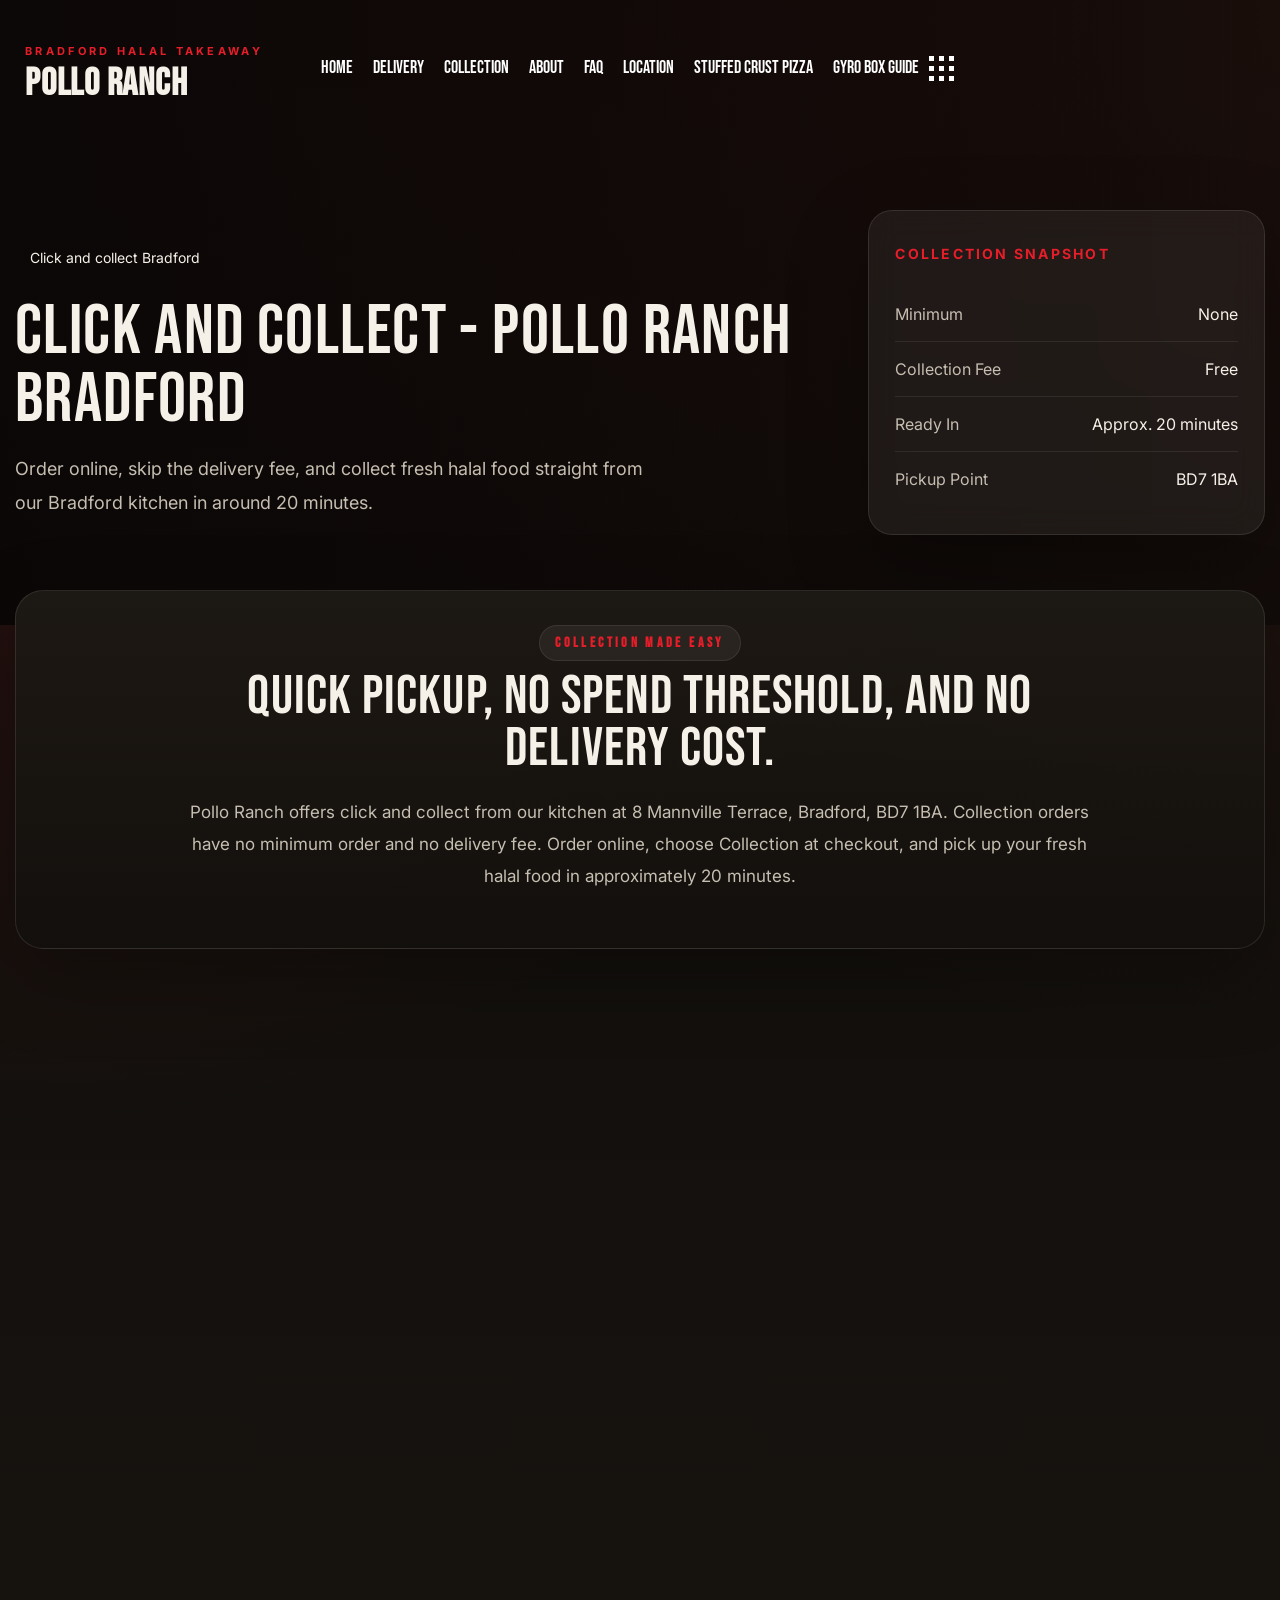
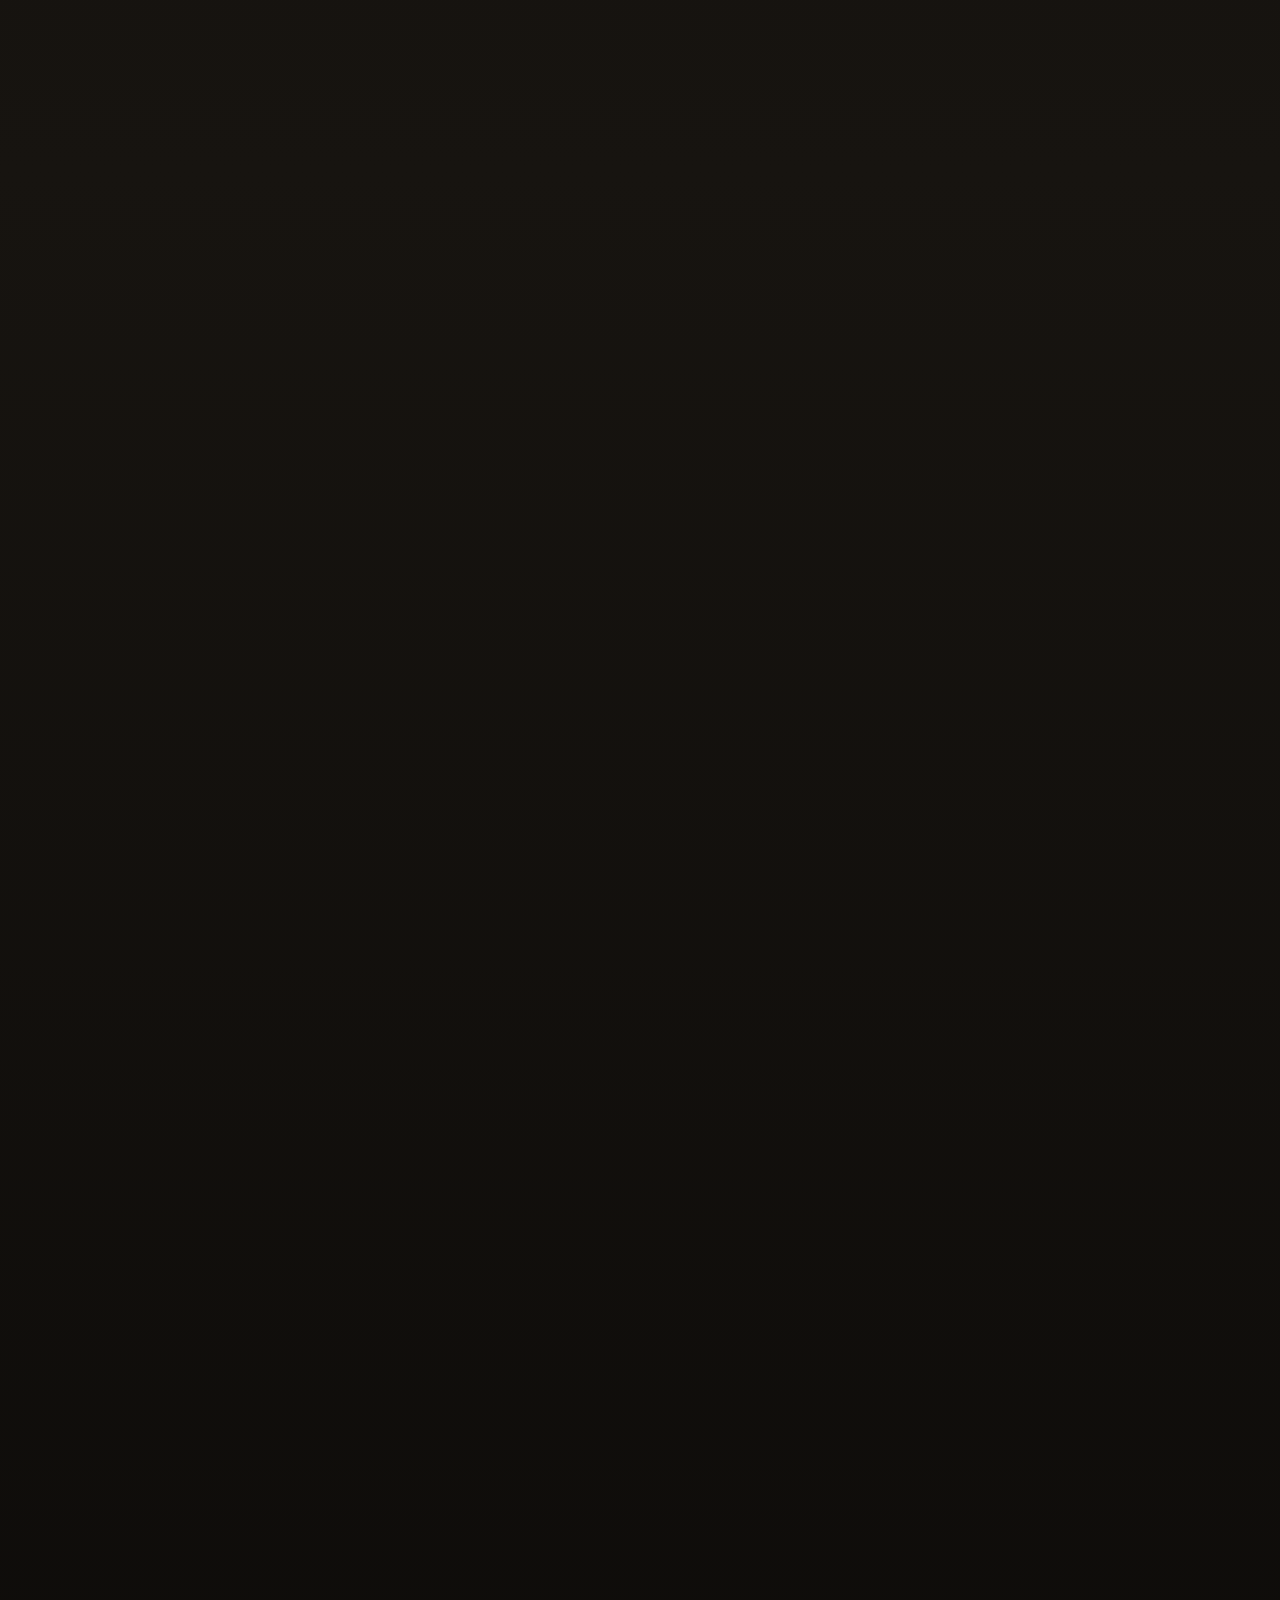
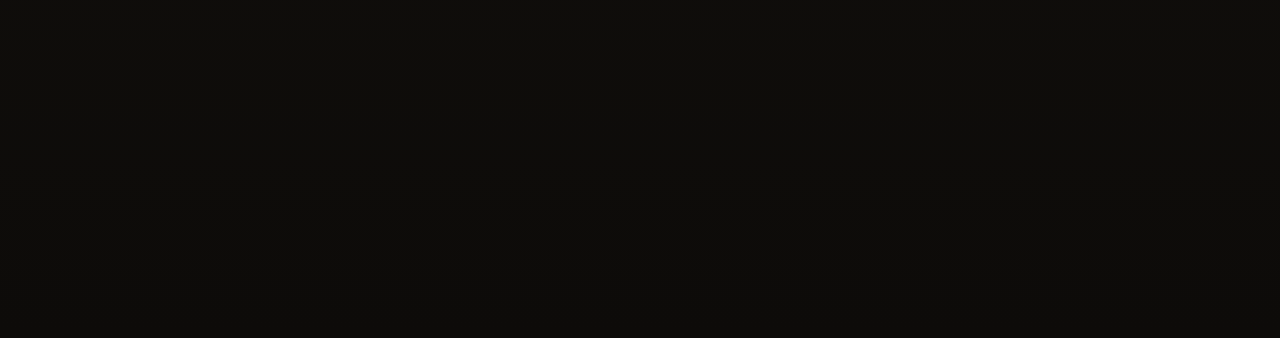
<file: collection/index.html>
<!DOCTYPE html>
<html lang="en">
<head>
    <meta charset="utf-8">
    <meta name="description" content="Order click and collect from Pollo Ranch in Bradford. No minimum order and no delivery fee. Collect from BD7 1BA. Order halal takeaway online and collect in 20 minutes.">
    <meta http-equiv="X-UA-Compatible" content="IE=edge">
    <meta name="viewport" content="width=device-width, initial-scale=1, shrink-to-fit=no">
    <meta name="keywords" content="click and collect Bradford, Pollo Ranch collection, halal takeaway collection Bradford, BD7 takeaway collection">
    <meta name="robots" content="index, follow">
    <title>Click and Collect Bradford - No Minimum Order | Pollo Ranch</title>
    <link rel="shortcut icon" href="https://polloranch.com/wp-content/uploads/2026/images/logos/favicon.png" type="image/x-icon">
    <link rel="preconnect" href="https://fonts.googleapis.com">
    <link rel="preconnect" href="https://fonts.gstatic.com" crossorigin>
    <link href="https://fonts.googleapis.com/css2?family=Bebas+Neue&family=Inter:wght@400;500;600;700;800&display=swap" rel="stylesheet">
    <link rel="stylesheet" href="../assets/css/flaticon.min.css">
    <link rel="stylesheet" href="../assets/css/fontawesome-5.14.0.min.css">
    <link rel="stylesheet" href="../assets/css/bootstrap.min.css">
    <link rel="stylesheet" href="../assets/css/magnific-popup.min.css">
    <link rel="stylesheet" href="../assets/css/nice-select.min.css">
    <link rel="stylesheet" href="../assets/css/aos.css">
    <link rel="stylesheet" href="../assets/css/slick.min.css">
    <link rel="stylesheet" href="../assets/css/style.css">
    <link rel="stylesheet" href="../assets/css/custom.css">
</head>
<body>
    <div class="page-wrapper polo-site">
        <div class="preloader"><div class="custom-loader"></div></div>

        <header class="main-header white-menu menu-absolute polo-header">
            <div class="header-upper">
                <div class="container-fluid clearfix">
                    <div class="header-inner rel d-flex align-items-center">
                        <div class="logo-outer">
                            <a class="polo-brand" href="/">
                                <span class="polo-brand__eyebrow">Bradford Halal Takeaway</span>
                                <span class="polo-brand__name">Pollo Ranch</span>
                            </a>
                        </div>

                        <div class="nav-outer ms-lg-5 ps-xxl-4 clearfix">
                            <nav class="main-menu navbar-expand-lg">
                                <div class="navbar-header py-10">
                                    <div class="mobile-logo">
                                        <a class="polo-brand polo-brand--mobile" href="/">
                                            <span class="polo-brand__name">Pollo Ranch</span>
                                        </a>
                                    </div>
                                    <button type="button" class="navbar-toggle" data-bs-toggle="collapse" data-bs-target=".navbar-collapse" aria-label="Toggle navigation">
                                        <span class="icon-bar"></span>
                                        <span class="icon-bar"></span>
                                        <span class="icon-bar"></span>
                                    </button>
                                </div>

                                <div class="navbar-collapse collapse clearfix">
                                    <ul class="navigation clearfix">
                                        <li><a href="/">Home</a></li>
                                        <li><a href="/delivery/">Delivery</a></li>
                                        <li><a href="/collection/">Collection</a></li>
                                        <li><a href="/about/">About</a></li>
                                        <li><a href="/faq/">FAQ</a></li>
                                        <li><a href="/location/">Location</a></li>
                                        <li><a href="/stuffed-crust-pizza-bradford/">Stuffed Crust Pizza</a></li>
                                        <li><a href="/what-is-a-gyro-box/">Gyro Box Guide</a></li>
                                    </ul>
                                </div>
                            </nav>
                        </div>

                        <div class="menu-btns">
                            <div class="menu-sidebar">
                                <button class="bg-transparent"></button>
                            </div>
                        </div>
                    </div>
                </div>
                <div class="bg-lines">
                    <span></span><span></span>
                    <span></span><span></span>
                </div>
            </div>
        </header>

        <div class="form-back-drop"></div>

        <section class="hidden-bar">
            <div class="inner-box text-center">
                <div class="cross-icon"><span class="fa fa-times"></span></div>
                <div class="title">
                    <h4>Quick Links</h4>
                </div>
                <div class="appointment-form">
                    <div class="hidden-bar__actions">
                        <a class="theme-btn style-two" href="/delivery/">Delivery <i class="far fa-arrow-alt-right"></i></a>
                        <a class="theme-btn style-two" href="/collection/">Collection <i class="far fa-arrow-alt-right"></i></a>
                        <a class="theme-btn style-two" href="/about/">About <i class="far fa-arrow-alt-right"></i></a>
                        <a class="theme-btn style-two" href="/faq/">FAQ <i class="far fa-arrow-alt-right"></i></a>
                        <a class="theme-btn style-two" href="/location/">Location <i class="far fa-arrow-alt-right"></i></a>
                        <a class="theme-btn style-two" href="/stuffed-crust-pizza-bradford/">Stuffed Crust Pizza <i class="far fa-arrow-alt-right"></i></a>
                        <a class="theme-btn style-two" href="/what-is-a-gyro-box/">Gyro Box Guide <i class="far fa-arrow-alt-right"></i></a>
                    </div>
                </div>
            </div>
        </section>

        <section class="polo-page-hero polo-page-hero--collection rel z-1">
            <div class="container">
                <div class="row align-items-end g-4">
                    <div class="col-lg-8">
                        <div class="polo-page-hero__content" data-aos="fade-up" data-aos-duration="1100" data-aos-offset="50">
                            <span class="sub-title">Click and collect Bradford</span>
                            <h1>Click and Collect - Pollo Ranch Bradford</h1>
                            <p>Order online, skip the delivery fee, and collect fresh halal food straight from our Bradford kitchen in around 20 minutes.</p>
                        </div>
                    </div>
                    <div class="col-lg-4">
                        <div class="polo-page-hero__card" data-aos="fade-left" data-aos-duration="1200" data-aos-offset="50">
                            <strong>Collection Snapshot</strong>
                            <ul>
                                <li><span>Minimum</span><span>None</span></li>
                                <li><span>Collection Fee</span><span>Free</span></li>
                                <li><span>Ready In</span><span>Approx. 20 minutes</span></li>
                                <li><span>Pickup Point</span><span>BD7 1BA</span></li>
                            </ul>
                        </div>
                    </div>
                </div>
            </div>
        </section>

        <section class="polo-intro-section polo-intro-section--collection">
            <div class="container">
                <div class="polo-intro-panel" data-aos="fade-up" data-aos-duration="1000" data-aos-offset="40">
                    <div class="row justify-content-center">
                        <div class="col-xl-10 col-lg-11">
                            <div class="section-title text-center mb-20">
                                <span class="sub-title mb-10">Collection Made Easy</span>
                                <h2>Quick pickup, no spend threshold, and no delivery cost.</h2>
                            </div>
                            <div class="polo-intro-copy">
                                <p>Pollo Ranch offers click and collect from our kitchen at 8 Mannville Terrace, Bradford, BD7 1BA. Collection orders have no minimum order and no delivery fee. Order online, choose Collection at checkout, and pick up your fresh halal food in approximately 20 minutes.</p>
                            </div>
                        </div>
                    </div>
                </div>
            </div>
        </section>

        <section class="polo-section polo-collection-benefits-section">
            <div class="container">
                <div class="section-title text-center mb-55" data-aos="fade-up" data-aos-duration="1000" data-aos-offset="40">
                    <span class="sub-title mb-10">Why Collect?</span>
                    <h2>Better value and more flexibility for quick Bradford orders.</h2>
                    <p>Collecting from Pollo Ranch saves you the &pound;2.50 delivery fee and removes the &pound;20 minimum order requirement.</p>
                </div>
                <div class="row g-4">
                    <div class="col-lg-4 col-md-6">
                        <article class="polo-info-card" data-aos="fade-up" data-aos-duration="1000" data-aos-offset="40">
                            <span class="sub-title mb-15">No Minimum Order</span>
                            <h3>Order exactly what you want.</h3>
                            <p>You can order a single item, a small meal, or whatever you want without hitting a spend threshold.</p>
                        </article>
                    </div>
                    <div class="col-lg-4 col-md-6">
                        <article class="polo-info-card" data-aos="fade-up" data-aos-delay="50" data-aos-duration="1000" data-aos-offset="40">
                            <span class="sub-title mb-15">No Delivery Fee</span>
                            <h3>Save &pound;2.50 every time you collect.</h3>
                            <p>Collection is free, so you avoid the delivery fee while keeping your basket exactly as you want it.</p>
                        </article>
                    </div>
                    <div class="col-lg-4 col-md-6">
                        <article class="polo-info-card" data-aos="fade-up" data-aos-delay="100" data-aos-duration="1000" data-aos-offset="40">
                            <span class="sub-title mb-15">Fast Pickup</span>
                            <h3>Ready in approximately 20 minutes.</h3>
                            <p>Collect from 8 Mannville Terrace, Bradford, BD7 1BA and get your fresh halal order without waiting for delivery.</p>
                        </article>
                    </div>
                </div>
                <div class="polo-bullet-grid" data-aos="fade-up" data-aos-delay="120" data-aos-duration="1000" data-aos-offset="40">
                    <div class="polo-bullet-item">No minimum order</div>
                    <div class="polo-bullet-item">No delivery fee</div>
                    <div class="polo-bullet-item">Save &pound;2.50 compared to delivery</div>
                    <div class="polo-bullet-item">Ready to collect in approximately 20 minutes</div>
                    <div class="polo-bullet-item">Collect from 8 Mannville Terrace, Bradford, BD7 1BA</div>
                </div>
            </div>
        </section>

        <section class="polo-section polo-collection-steps-section">
            <div class="container">
                <div class="row g-4 align-items-stretch">
                    <div class="col-lg-7">
                        <div class="polo-panel" data-aos="fade-right" data-aos-duration="1000" data-aos-offset="40">
                            <div class="section-title mb-20">
                                <span class="sub-title mb-10">How to Order for Collection</span>
                                <h2>A simple five-step pickup flow.</h2>
                            </div>
                            <div class="polo-steps-list">
                                <div class="polo-step-item"><span>1</span><p>Go to our online ordering page.</p></div>
                                <div class="polo-step-item"><span>2</span><p>Choose your dishes from the full menu.</p></div>
                                <div class="polo-step-item"><span>3</span><p>Select Collection at checkout.</p></div>
                                <div class="polo-step-item"><span>4</span><p>Pay online.</p></div>
                                <div class="polo-step-item"><span>5</span><p>Pick up from 8 Mannville Terrace, Bradford, BD7 1BA when your order is ready.</p></div>
                            </div>
                            <p class="mt-25">Your order will be ready in approximately 20 minutes. You will receive a confirmation when it is ready to collect.</p>
                        </div>
                    </div>
                    <div class="col-lg-5">
                        <div class="polo-panel polo-panel--highlight h-100" data-aos="fade-left" data-aos-duration="1000" data-aos-offset="40">
                            <div class="section-title mb-20">
                                <span class="sub-title mb-10">Our Location</span>
                                <h2>Pick up directly from our Bradford kitchen.</h2>
                            </div>
                            <p>8 Mannville Terrace<br>Bradford<br>West Yorkshire<br>BD7 1BA</p>
                            <p>We are open 11:40 until 00:45, seven days a week.</p>
                            <div class="polo-inline-cta">
                                <a href="/collection/" class="theme-btn polo-btn-primary">Order for Collection <i class="far fa-arrow-alt-right"></i></a>
                            </div>
                        </div>
                    </div>
                </div>
            </div>
        </section>

        <section class="faq-area pb-130 rpb-100 rel z-1 polo-section polo-faq-section">
            <div class="container">
                <div class="row justify-content-between align-items-start g-5">
                    <div class="col-lg-5">
                        <div class="section-title mb-20" data-aos="fade-right" data-aos-duration="1000" data-aos-offset="40">
                            <span class="sub-title mb-10">Collection FAQ</span>
                            <h2>Everything customers ask before collecting an order.</h2>
                        </div>
                        <p data-aos="fade-right" data-aos-delay="50" data-aos-duration="1000" data-aos-offset="40">Useful internal links: <a href="/delivery/">Delivery</a>, <a href="/menu/">Menu Hub</a>, <a href="/location/">Location</a>, and <a href="/faq/">FAQ</a>.</p>
                    </div>
                    <div class="col-lg-7">
                        <div class="accordion polo-accordion" id="collectionFaq">
                            <div class="accordion-item" data-aos="fade-up" data-aos-duration="1000" data-aos-offset="40">
                                <h3 class="accordion-header" id="collectionFaqOneHeading">
                                    <button class="accordion-button" type="button" data-bs-toggle="collapse" data-bs-target="#collectionFaqOne" aria-expanded="true" aria-controls="collectionFaqOne">
                                        Is there a minimum order for collection?
                                    </button>
                                </h3>
                                <div id="collectionFaqOne" class="accordion-collapse collapse show" aria-labelledby="collectionFaqOneHeading" data-bs-parent="#collectionFaq">
                                    <div class="accordion-body">
                                        No. Collection orders at Pollo Ranch have no minimum order. You can order any amount.
                                    </div>
                                </div>
                            </div>
                            <div class="accordion-item" data-aos="fade-up" data-aos-delay="40" data-aos-duration="1000" data-aos-offset="40">
                                <h3 class="accordion-header" id="collectionFaqTwoHeading">
                                    <button class="accordion-button collapsed" type="button" data-bs-toggle="collapse" data-bs-target="#collectionFaqTwo" aria-expanded="false" aria-controls="collectionFaqTwo">
                                        Is there a fee for collection?
                                    </button>
                                </h3>
                                <div id="collectionFaqTwo" class="accordion-collapse collapse" aria-labelledby="collectionFaqTwoHeading" data-bs-parent="#collectionFaq">
                                    <div class="accordion-body">
                                        No. Collection is free. You save the &pound;2.50 delivery fee compared to a delivery order.
                                    </div>
                                </div>
                            </div>
                            <div class="accordion-item" data-aos="fade-up" data-aos-delay="80" data-aos-duration="1000" data-aos-offset="40">
                                <h3 class="accordion-header" id="collectionFaqThreeHeading">
                                    <button class="accordion-button collapsed" type="button" data-bs-toggle="collapse" data-bs-target="#collectionFaqThree" aria-expanded="false" aria-controls="collectionFaqThree">
                                        How long does collection take?
                                    </button>
                                </h3>
                                <div id="collectionFaqThree" class="accordion-collapse collapse" aria-labelledby="collectionFaqThreeHeading" data-bs-parent="#collectionFaq">
                                    <div class="accordion-body">
                                        Collection orders are typically ready in approximately 20 minutes. You will receive a confirmation when your order is ready.
                                    </div>
                                </div>
                            </div>
                            <div class="accordion-item" data-aos="fade-up" data-aos-delay="120" data-aos-duration="1000" data-aos-offset="40">
                                <h3 class="accordion-header" id="collectionFaqFourHeading">
                                    <button class="accordion-button collapsed" type="button" data-bs-toggle="collapse" data-bs-target="#collectionFaqFour" aria-expanded="false" aria-controls="collectionFaqFour">
                                        Where do I collect from?
                                    </button>
                                </h3>
                                <div id="collectionFaqFour" class="accordion-collapse collapse" aria-labelledby="collectionFaqFourHeading" data-bs-parent="#collectionFaq">
                                    <div class="accordion-body">
                                        You collect from our kitchen at 8 Mannville Terrace, Bradford, BD7 1BA.
                                    </div>
                                </div>
                            </div>
                            <div class="accordion-item" data-aos="fade-up" data-aos-delay="160" data-aos-duration="1000" data-aos-offset="40">
                                <h3 class="accordion-header" id="collectionFaqFiveHeading">
                                    <button class="accordion-button collapsed" type="button" data-bs-toggle="collapse" data-bs-target="#collectionFaqFive" aria-expanded="false" aria-controls="collectionFaqFive">
                                        Can I order online and pay at collection?
                                    </button>
                                </h3>
                                <div id="collectionFaqFive" class="accordion-collapse collapse" aria-labelledby="collectionFaqFiveHeading" data-bs-parent="#collectionFaq">
                                    <div class="accordion-body">

                                    </div>
                                </div>
                            </div>
                        </div>
                    </div>
                </div>
            </div>
        </section>

        
    </div>

    <script src="../assets/js/jquery-3.6.0.min.js"></script>
    <script src="../assets/js/bootstrap.min.js"></script>
    <script src="../assets/js/appear.min.js"></script>
    <script src="../assets/js/slick.min.js"></script>
    <script src="../assets/js/jquery.magnific-popup.min.js"></script>
    <script src="../assets/js/jquery.nice-select.min.js"></script>
    <script src="../assets/js/imagesloaded.pkgd.min.js"></script>
    <script src="../assets/js/circle-progress.min.js"></script>
    <script src="../assets/js/skill.bars.jquery.min.js"></script>
    <script src="../assets/js/isotope.pkgd.min.js"></script>
    <script src="../assets/js/aos.js"></script>
    <script src="../assets/js/script.js"></script>
    <script src="../assets/js/custom.js"></script>
</body>
</html>
</file>
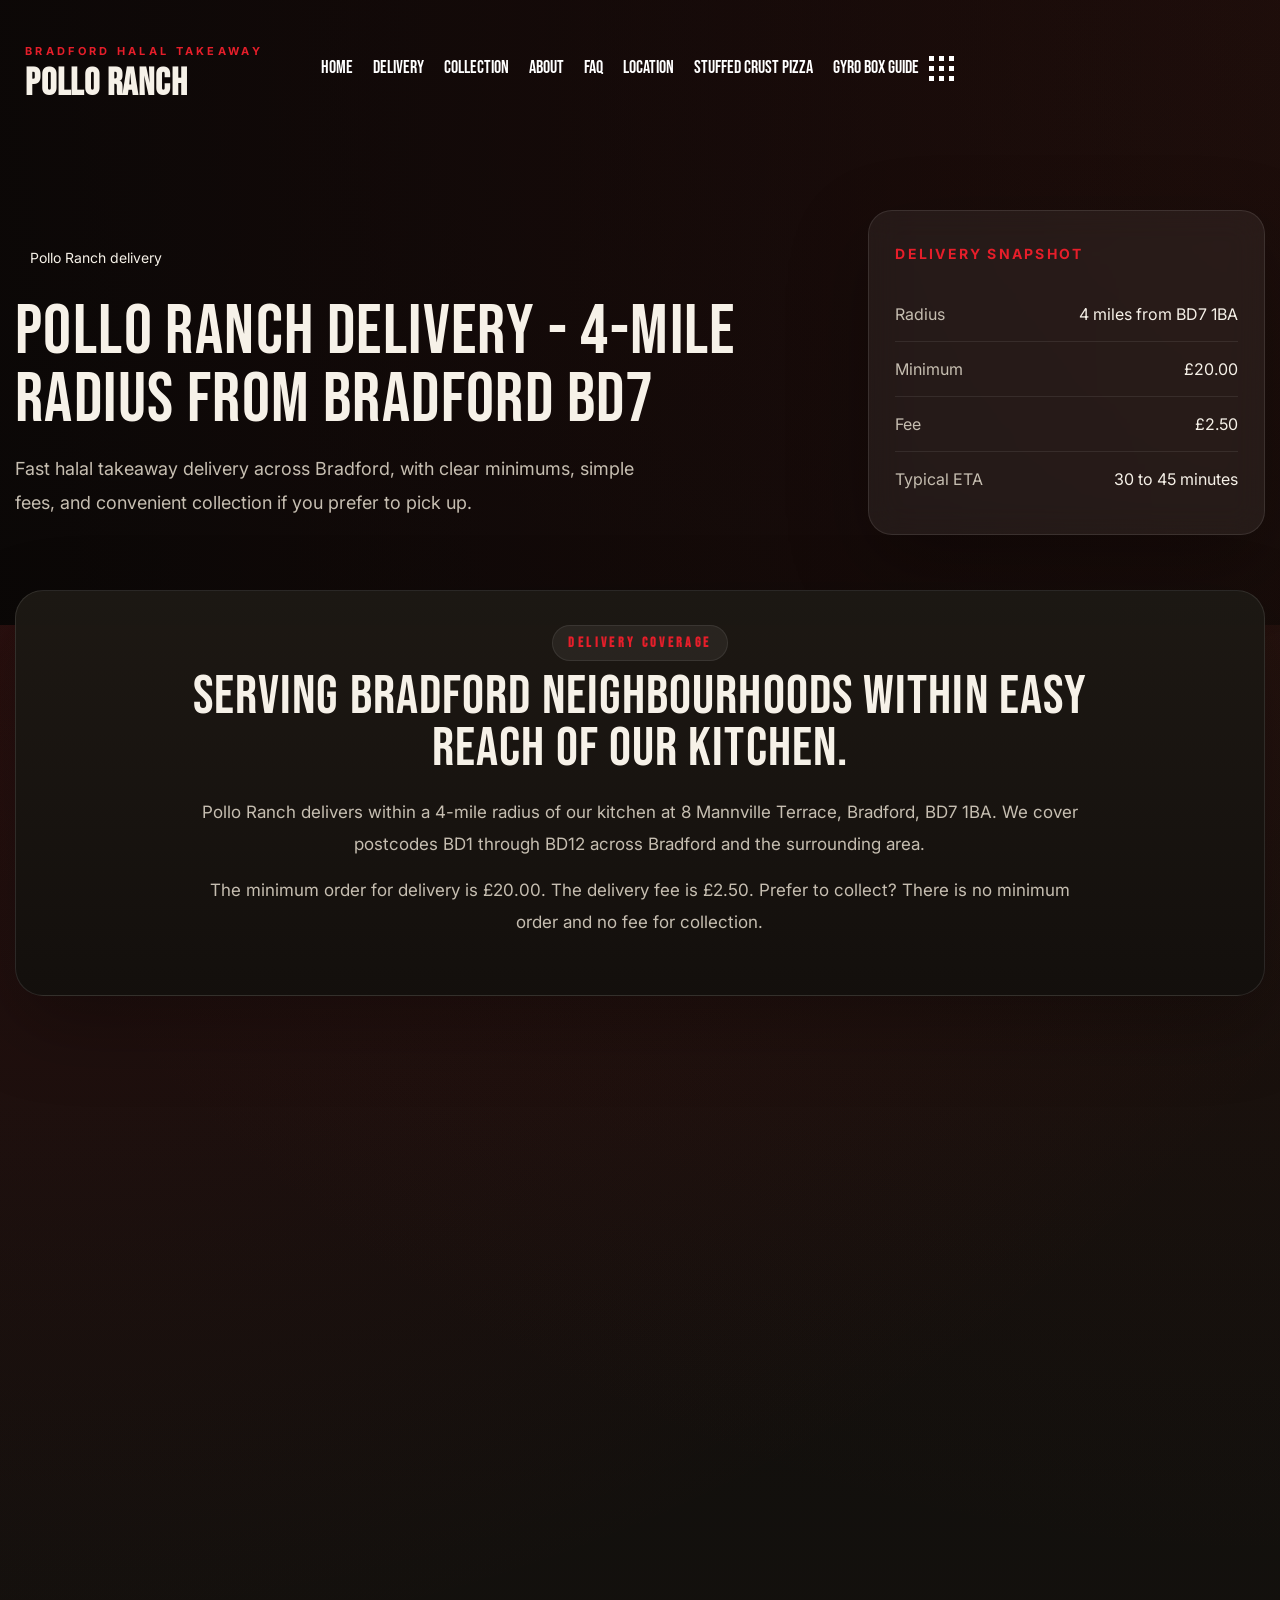
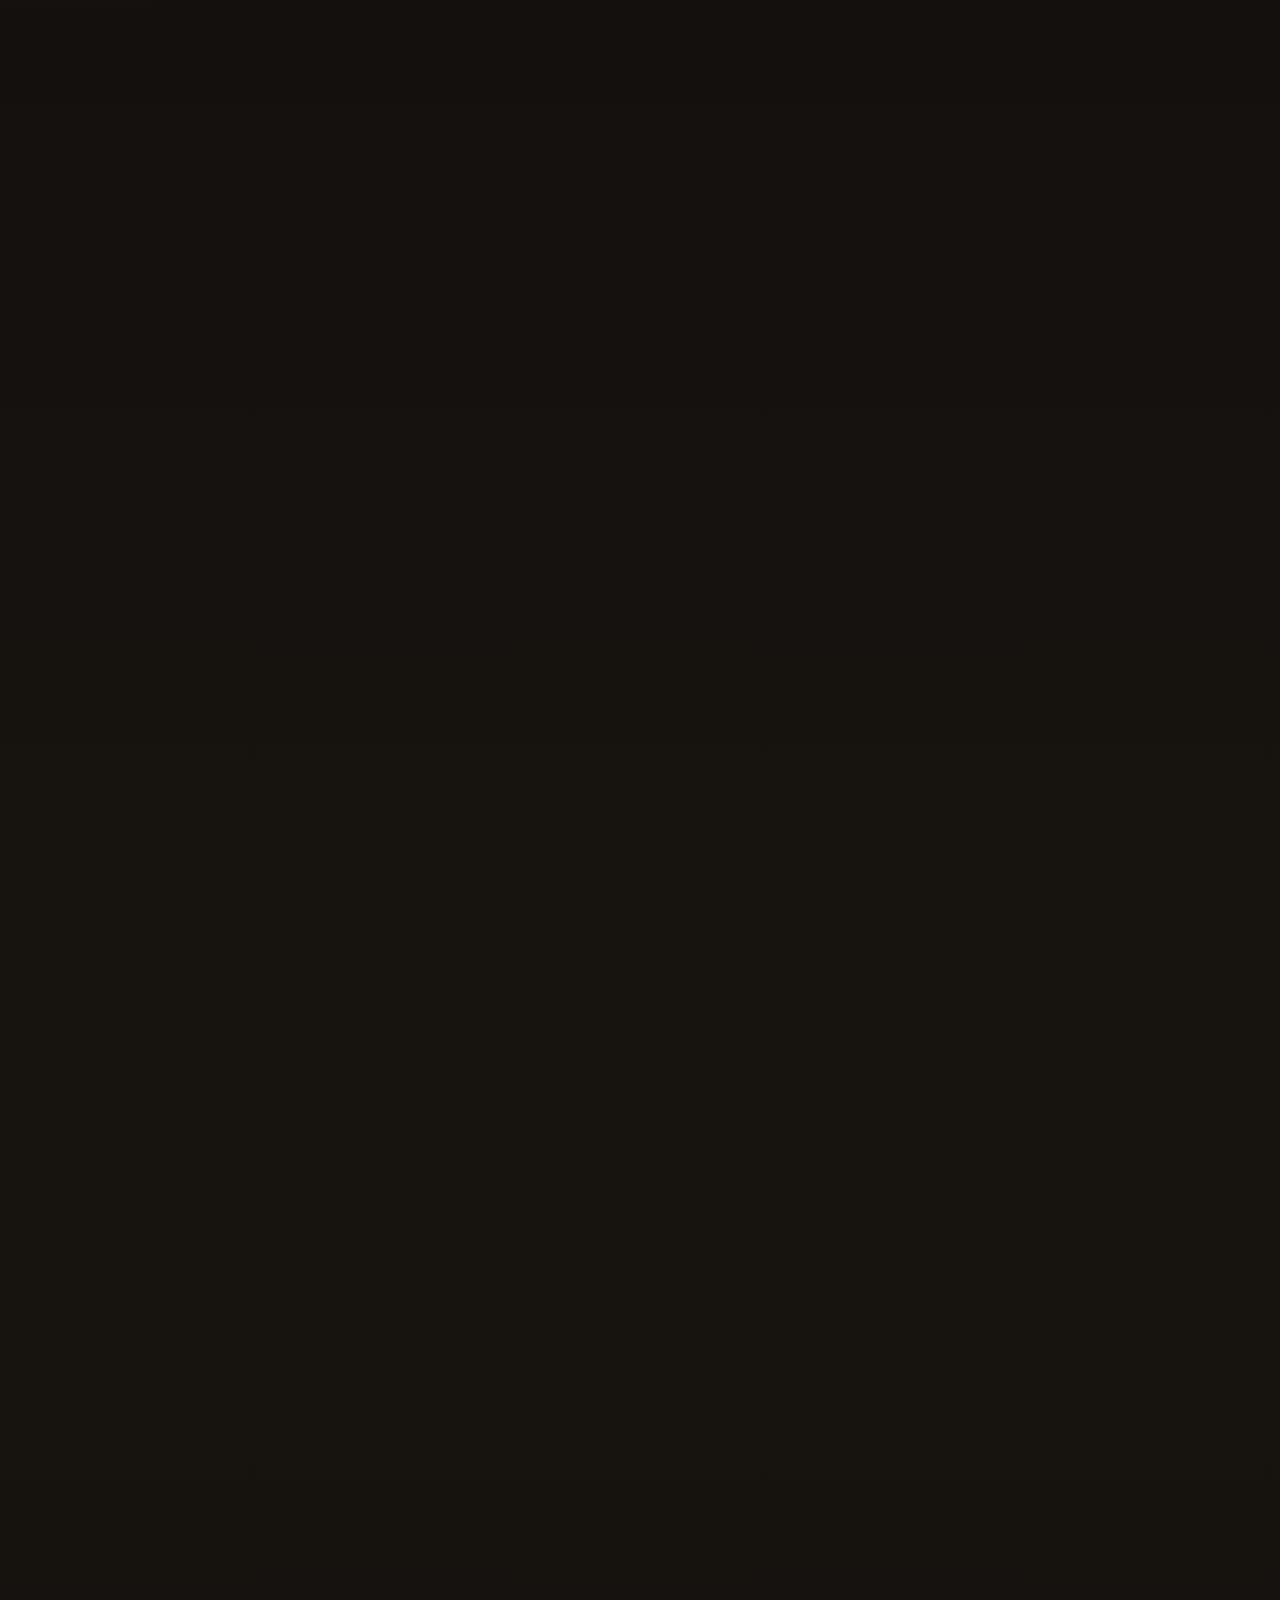
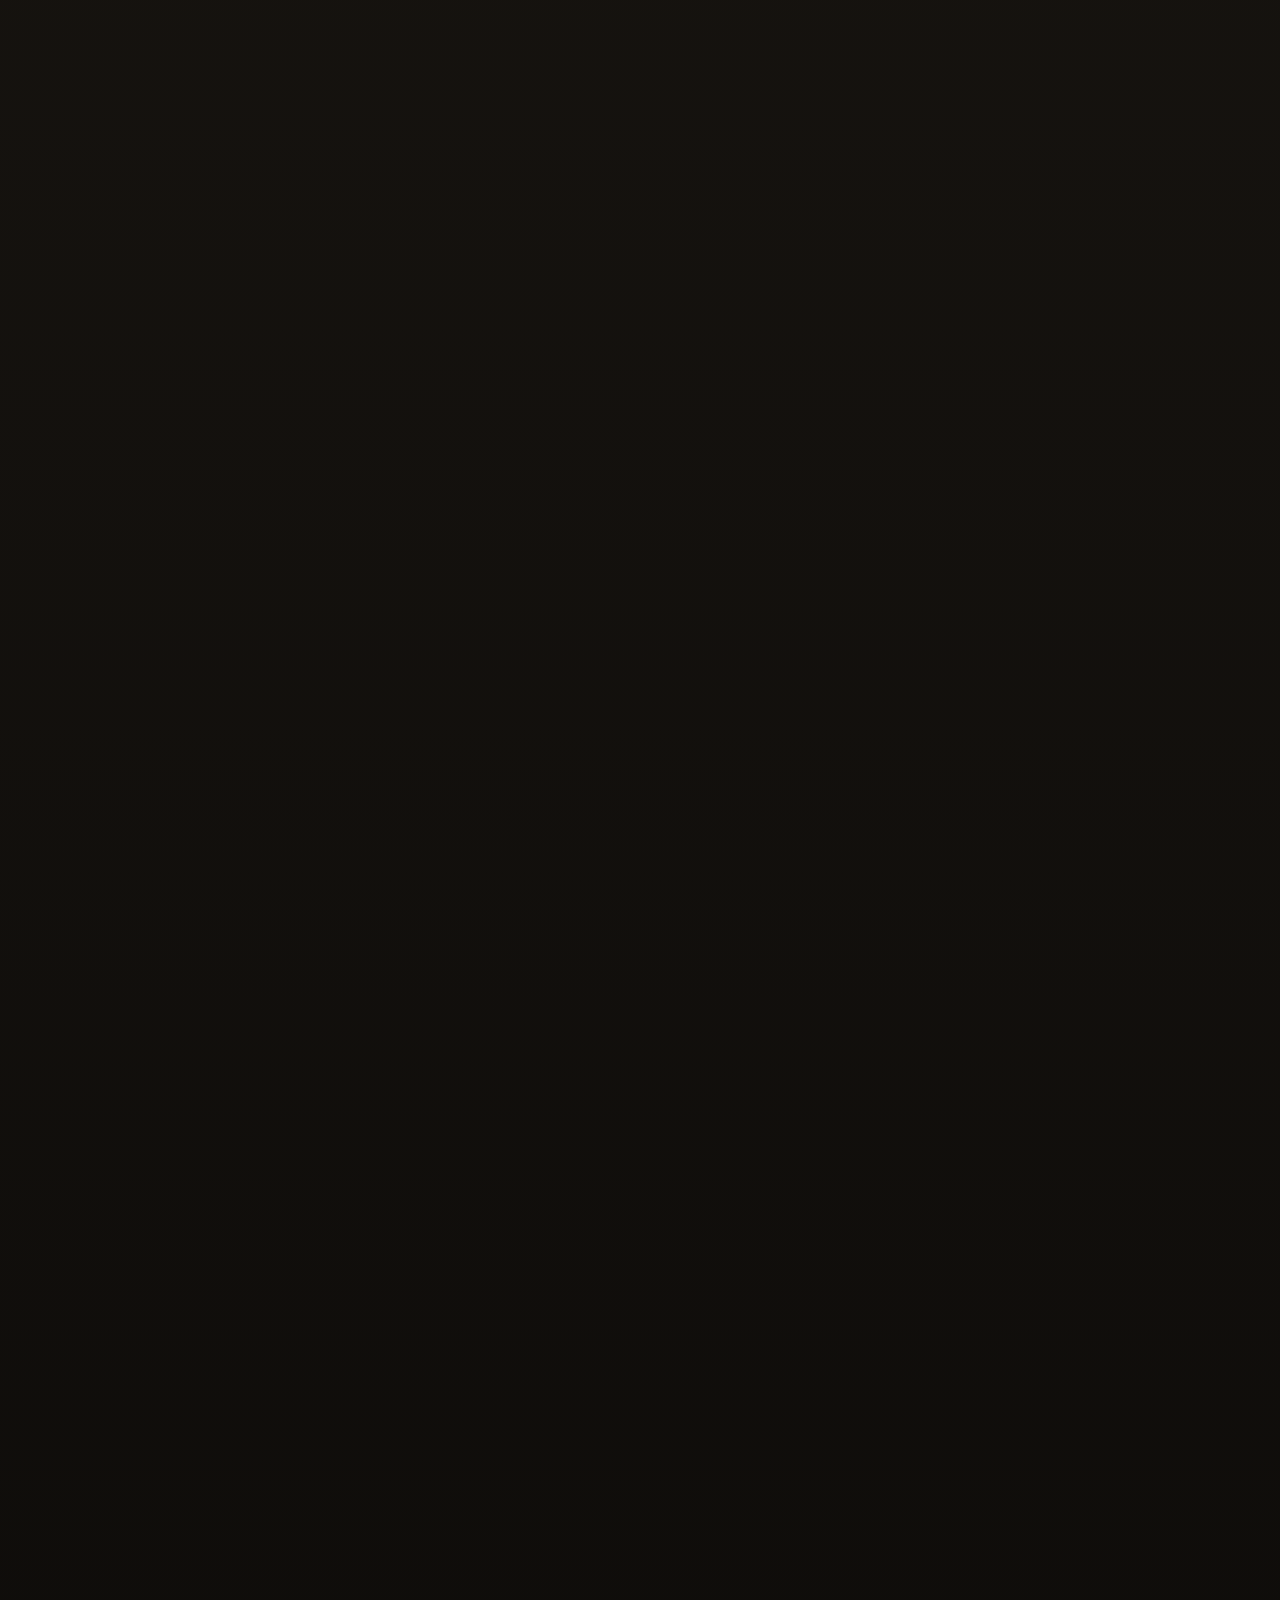
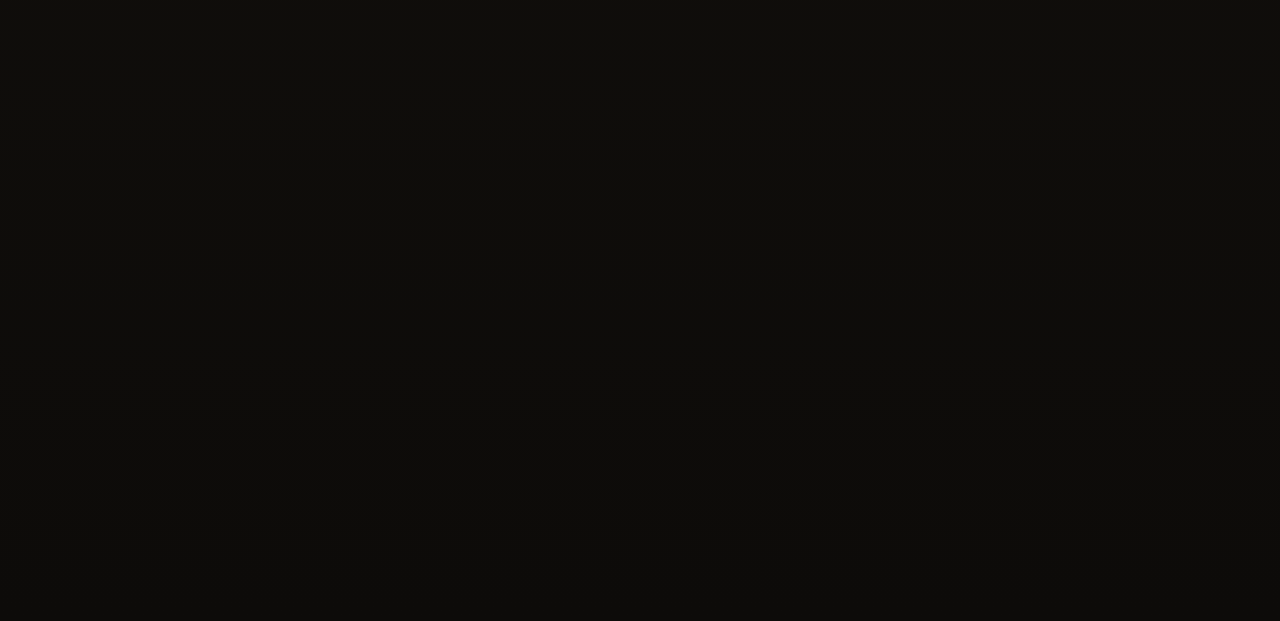
<file: delivery/index.html>
<!DOCTYPE html>
<html lang="en">
<head>
    <meta charset="utf-8">
    <meta name="description" content="Pollo Ranch delivers within 4 miles of Bradford BD7. Minimum order �20, delivery fee �2.50. Covers BD1 to BD12. Order halal pizza, burgers, and more now.">
    <meta http-equiv="X-UA-Compatible" content="IE=edge">
    <meta name="viewport" content="width=device-width, initial-scale=1, shrink-to-fit=no">
    <meta name="keywords" content="Pollo Ranch delivery, Bradford delivery, halal takeaway delivery Bradford, BD7 takeaway delivery">
    <meta name="robots" content="index, follow">
    <title>Pollo Ranch Delivery Bradford - 4-Mile Radius | �20 Minimum</title>
    <link rel="shortcut icon" href="https://polloranch.com/wp-content/uploads/2026/images/logos/favicon.png" type="image/x-icon">
    <link rel="preconnect" href="https://fonts.googleapis.com">
    <link rel="preconnect" href="https://fonts.gstatic.com" crossorigin>
    <link href="https://fonts.googleapis.com/css2?family=Bebas+Neue&family=Inter:wght@400;500;600;700;800&display=swap" rel="stylesheet">
    <link rel="stylesheet" href="../assets/css/flaticon.min.css">
    <link rel="stylesheet" href="../assets/css/fontawesome-5.14.0.min.css">
    <link rel="stylesheet" href="../assets/css/bootstrap.min.css">
    <link rel="stylesheet" href="../assets/css/magnific-popup.min.css">
    <link rel="stylesheet" href="../assets/css/nice-select.min.css">
    <link rel="stylesheet" href="../assets/css/aos.css">
    <link rel="stylesheet" href="../assets/css/slick.min.css">
    <link rel="stylesheet" href="../assets/css/style.css">
    <link rel="stylesheet" href="../assets/css/custom.css">
</head>
<body>
    <div class="page-wrapper polo-site">
        <div class="preloader"><div class="custom-loader"></div></div>

        <header class="main-header white-menu menu-absolute polo-header">
            <div class="header-upper">
                <div class="container-fluid clearfix">
                    <div class="header-inner rel d-flex align-items-center">
                        <div class="logo-outer">
                            <a class="polo-brand" href="/">
                                <span class="polo-brand__eyebrow">Bradford Halal Takeaway</span>
                                <span class="polo-brand__name">Pollo Ranch</span>
                            </a>
                        </div>

                        <div class="nav-outer ms-lg-5 ps-xxl-4 clearfix">
                            <nav class="main-menu navbar-expand-lg">
                                <div class="navbar-header py-10">
                                    <div class="mobile-logo">
                                        <a class="polo-brand polo-brand--mobile" href="/">
                                            <span class="polo-brand__name">Pollo Ranch</span>
                                        </a>
                                    </div>
                                    <button type="button" class="navbar-toggle" data-bs-toggle="collapse" data-bs-target=".navbar-collapse" aria-label="Toggle navigation">
                                        <span class="icon-bar"></span>
                                        <span class="icon-bar"></span>
                                        <span class="icon-bar"></span>
                                    </button>
                                </div>

                                <div class="navbar-collapse collapse clearfix">
                                    <ul class="navigation clearfix">
                                        <li><a href="/">Home</a></li>
                                        <li><a href="/delivery/">Delivery</a></li>
                                        <li><a href="/collection/">Collection</a></li>
                                        <li><a href="/about/">About</a></li>
                                        <li><a href="/faq/">FAQ</a></li>
                                        <li><a href="/location/">Location</a></li>
                                        <li><a href="/stuffed-crust-pizza-bradford/">Stuffed Crust Pizza</a></li>
                                        <li><a href="/what-is-a-gyro-box/">Gyro Box Guide</a></li>
                                    </ul>
                                </div>
                            </nav>
                        </div>

                        <div class="menu-btns">
                            <div class="menu-sidebar">
                                <button class="bg-transparent"></button>
                            </div>
                        </div>
                    </div>
                </div>
                <div class="bg-lines">
                    <span></span><span></span>
                    <span></span><span></span>
                </div>
            </div>
        </header>

        <div class="form-back-drop"></div>

        <section class="hidden-bar">
            <div class="inner-box text-center">
                <div class="cross-icon"><span class="fa fa-times"></span></div>
                <div class="title">
                    <h4>Quick Links</h4>
                </div>
                <div class="appointment-form">
                    <div class="hidden-bar__actions">
                        <a class="theme-btn style-two" href="/delivery/">Delivery <i class="far fa-arrow-alt-right"></i></a>
                        <a class="theme-btn style-two" href="/collection/">Collection <i class="far fa-arrow-alt-right"></i></a>
                        <a class="theme-btn style-two" href="/about/">About <i class="far fa-arrow-alt-right"></i></a>
                        <a class="theme-btn style-two" href="/faq/">FAQ <i class="far fa-arrow-alt-right"></i></a>
                        <a class="theme-btn style-two" href="/location/">Location <i class="far fa-arrow-alt-right"></i></a>
                        <a class="theme-btn style-two" href="/stuffed-crust-pizza-bradford/">Stuffed Crust Pizza <i class="far fa-arrow-alt-right"></i></a>
                        <a class="theme-btn style-two" href="/what-is-a-gyro-box/">Gyro Box Guide <i class="far fa-arrow-alt-right"></i></a>
                    </div>
                </div>
            </div>
        </section>

        <section class="polo-page-hero polo-page-hero--delivery rel z-1">
            <div class="container">
                <div class="row align-items-end g-4">
                    <div class="col-lg-8">
                        <div class="polo-page-hero__content" data-aos="fade-up" data-aos-duration="1100" data-aos-offset="50">
                            <span class="sub-title">Pollo Ranch delivery</span>
                            <h1>Pollo Ranch Delivery - 4-Mile Radius from Bradford BD7</h1>
                            <p>Fast halal takeaway delivery across Bradford, with clear minimums, simple fees, and convenient collection if you prefer to pick up.</p>
                        </div>
                    </div>
                    <div class="col-lg-4">
                        <div class="polo-page-hero__card" data-aos="fade-left" data-aos-duration="1200" data-aos-offset="50">
                            <strong>Delivery Snapshot</strong>
                            <ul>
                                <li><span>Radius</span><span>4 miles from BD7 1BA</span></li>
                                <li><span>Minimum</span><span>&pound;20.00</span></li>
                                <li><span>Fee</span><span>&pound;2.50</span></li>
                                <li><span>Typical ETA</span><span>30 to 45 minutes</span></li>
                            </ul>
                        </div>
                    </div>
                </div>
            </div>
        </section>

        <section class="polo-intro-section polo-intro-section--delivery">
            <div class="container">
                <div class="polo-intro-panel" data-aos="fade-up" data-aos-duration="1000" data-aos-offset="40">
                    <div class="row justify-content-center">
                        <div class="col-xl-10 col-lg-11">
                            <div class="section-title text-center mb-20">
                                <span class="sub-title mb-10">Delivery Coverage</span>
                                <h2>Serving Bradford neighbourhoods within easy reach of our kitchen.</h2>
                            </div>
                            <div class="polo-intro-copy">
                                <p>Pollo Ranch delivers within a 4-mile radius of our kitchen at 8 Mannville Terrace, Bradford, BD7 1BA. We cover postcodes BD1 through BD12 across Bradford and the surrounding area.</p>
                                <p>The minimum order for delivery is &pound;20.00. The delivery fee is &pound;2.50. Prefer to collect? There is no minimum order and no fee for collection.</p>
                            </div>
                        </div>
                    </div>
                </div>
            </div>
        </section>

        <section class="polo-section polo-delivery-checker-section">
            <div class="container">
                <div class="polo-panel polo-panel--highlight" data-aos="fade-up" data-aos-duration="1000" data-aos-offset="40">
                    <div class="row align-items-center g-4">
                        <div class="col-lg-6">
                            <div class="section-title mb-15">
                                <span class="sub-title mb-10">Do We Deliver to You?</span>
                                <h2>Check whether your postcode falls inside our Bradford delivery zone.</h2>
                            </div>
                            <p>We deliver to all postcodes within 4 miles of BD7 1BA. If your postcode is in the list below, we deliver to you.</p>
                        </div>
                        <div class="col-lg-6">
                            <div class="polo-postcode-checker">
                                <label class="polo-form-label" for="postcodeInput">Enter your postcode</label>
                                <div class="polo-postcode-checker__controls">
                                    <input id="postcodeInput" class="polo-form-input" type="text" placeholder="e.g. BD7 1BA" aria-describedby="postcodeResult">
                                    <button id="postcodeCheckBtn" class="theme-btn polo-btn-primary" type="button">Check Postcode <i class="far fa-arrow-alt-right"></i></button>
                                </div>
                                <div id="postcodeResult" class="polo-postcode-result" aria-live="polite">We currently cover BD1 to BD12 within 4 miles of our kitchen.</div>
                            </div>
                        </div>
                    </div>
                </div>
            </div>
        </section>

        <section class="polo-section polo-delivery-areas-section">
            <div class="container">
                <div class="section-title text-center mb-55" data-aos="fade-up" data-aos-duration="1000" data-aos-offset="40">
                    <span class="sub-title mb-10">Postcodes We Deliver To</span>
                    <h2>Coverage built around Bradford neighbourhoods close to Pollo Ranch.</h2>
                    <p>Delivery times should be confirmed with the restaurant before going live. For now, the page uses a single typical estimate of 30 to 45 minutes across all covered areas.</p>
                </div>
                <div class="polo-delivery-table-wrap" data-aos="fade-up" data-aos-duration="1000" data-aos-offset="40">
                    <table class="polo-delivery-table">
                        <thead>
                            <tr>
                                <th>Postcode</th>
                                <th>Neighbourhood</th>
                                <th>Estimated Delivery Time</th>
                            </tr>
                        </thead>
                        <tbody>
                            <tr><td>BD7</td><td>Great Horton, Lidget Green</td><td>Typically 30 to 45 minutes</td></tr>
                            <tr><td>BD5</td><td>Little Horton, Bankfoot</td><td>Typically 30 to 45 minutes</td></tr>
                            <tr><td>BD3</td><td>Thornbury, Barkerend</td><td>Typically 30 to 45 minutes</td></tr>
                            <tr><td>BD1</td><td>Bradford City Centre</td><td>Typically 30 to 45 minutes</td></tr>
                            <tr><td>BD2</td><td>Bradford Moor, Undercliffe</td><td>Typically 30 to 45 minutes</td></tr>
                            <tr><td>BD4</td><td>Bierley, Tyersal</td><td>Typically 30 to 45 minutes</td></tr>
                            <tr><td>BD6</td><td>Wibsey, Buttershaw</td><td>Typically 30 to 45 minutes</td></tr>
                            <tr><td>BD8</td><td>Girlington, Heaton</td><td>Typically 30 to 45 minutes</td></tr>
                            <tr><td>BD9</td><td>Frizinghall, Manningham</td><td>Typically 30 to 45 minutes</td></tr>
                            <tr><td>BD10</td><td>Eccleshill, Idle</td><td>Typically 30 to 45 minutes</td></tr>
                            <tr><td>BD11</td><td>Birkenshaw, Drighlington</td><td>Typically 30 to 45 minutes</td></tr>
                            <tr><td>BD12</td><td>Wyke, Low Moor</td><td>Typically 30 to 45 minutes</td></tr>
                        </tbody>
                    </table>
                </div>
                <p class="polo-delivery-note text-center mt-30" data-aos="fade-up" data-aos-delay="50" data-aos-duration="1000" data-aos-offset="40">If your postcode is not on this list, it may be outside our 4-mile radius. Contact us to check.</p>
            </div>
        </section>

        <section class="polo-section polo-delivery-details-section">
            <div class="container">
                <div class="row g-4">
                    <div class="col-lg-4 col-md-6">
                        <article class="polo-info-card" data-aos="fade-up" data-aos-duration="1000" data-aos-offset="40">
                            <span class="sub-title mb-15">Minimum Order and Delivery Fee</span>
                            <h3>&pound;20 minimum. &pound;2.50 delivery fee.</h3>
                            <p>Your basket total will show the delivery fee and minimum order progress during checkout. If your order is below &pound;20.00, you will be prompted to add more items before placing a delivery order.</p>
                        </article>
                    </div>
                    <div class="col-lg-4 col-md-6">
                        <article class="polo-info-card" data-aos="fade-up" data-aos-delay="50" data-aos-duration="1000" data-aos-offset="40">
                            <span class="sub-title mb-15">How Long Does Delivery Take?</span>
                            <h3>Typically 30 to 45 minutes.</h3>
                            <p>Delivery typically takes 30 to 45 minutes from the time you place your order. During busy periods, this may be slightly longer. We will confirm the estimated time when your order is placed.</p>
                        </article>
                    </div>
                    <div class="col-lg-4 col-md-6">
                        <article class="polo-info-card" data-aos="fade-up" data-aos-delay="100" data-aos-duration="1000" data-aos-offset="40">
                            <span class="sub-title mb-15">Prefer to Collect?</span>
                            <h3>No minimum. No delivery fee.</h3>
                            <p>You can collect from our kitchen at 8 Mannville Terrace, Bradford, BD7 1BA. Collection orders have no minimum order and no delivery fee. Your order will be ready in approximately 20 minutes.</p>
                            <a href="/collection/" class="polo-text-link">Order for Collection</a>
                        </article>
                    </div>
                </div>
            </div>
        </section>

        <section class="polo-section polo-crosslinks-section">
            <div class="container">
                <div class="row g-4 align-items-stretch">
                    <div class="col-lg-7">
                        <div class="polo-panel" data-aos="fade-right" data-aos-duration="1000" data-aos-offset="40">
                            <div class="section-title mb-20">
                                <span class="sub-title mb-10">Order for Delivery Now</span>
                                <h2>Ready to order halal pizza, smash burgers, grilled chicken, and more?</h2>
                            </div>
                            <p>Browse the full Pollo Ranch menu and place your order for delivery within our Bradford radius.</p>
                            <div class="polo-inline-cta">
                                <a href="/delivery/" class="theme-btn polo-btn-primary">Order for Delivery <i class="far fa-arrow-alt-right"></i></a>
                                <a href="/menu/" class="theme-btn style-two polo-btn-secondary">View Menu Hub <i class="far fa-arrow-alt-right"></i></a>
                            </div>
                        </div>
                    </div>
                    <div class="col-lg-5">
                        <div class="polo-panel polo-panel--highlight h-100" data-aos="fade-left" data-aos-duration="1000" data-aos-offset="40">
                            <div class="section-title mb-20">
                                <span class="sub-title mb-10">Quick Internal Links</span>
                                <h2>Jump straight to the menu sections people order most.</h2>
                            </div>
                            <ul class="polo-link-list">
                                <li><a href="/collection/">Collection</a></li>
                                <li><a href="/menu/">Menu Hub</a></li>
                                <li><a href="/menu/pizzas/">Pizzas</a></li>
                                <li><a href="/menu/smash-burgers/">Smash Burgers</a></li>
                                <li><a href="/menu/fresh-off-the-grill/">Fresh Off the Grill</a></li>
                                <li><a href="/faq/">FAQ</a></li>
                            </ul>
                        </div>
                    </div>
                </div>
            </div>
        </section>

        <section class="faq-area pb-130 rpb-100 rel z-1 polo-section polo-faq-section">
            <div class="container">
                <div class="row justify-content-between align-items-start g-5">
                    <div class="col-lg-5">
                        <div class="section-title mb-20" data-aos="fade-right" data-aos-duration="1000" data-aos-offset="40">
                            <span class="sub-title mb-10">Delivery FAQ</span>
                            <h2>Everything customers ask before they place a delivery order.</h2>
                        </div>
                        <p data-aos="fade-right" data-aos-delay="50" data-aos-duration="1000" data-aos-offset="40">Need a different route instead? You can also explore <a href="/collection/">collection</a>, the <a href="/menu/">menu hub</a>, <a href="/menu/pizzas/">pizzas</a>, <a href="/menu/smash-burgers/">smash burgers</a>, <a href="/menu/fresh-off-the-grill/">fresh off the grill</a>, and the main <a href="/faq/">FAQ</a>.</p>
                    </div>
                    <div class="col-lg-7">
                        <div class="accordion polo-accordion" id="deliveryFaq">
                            <div class="accordion-item" data-aos="fade-up" data-aos-duration="1000" data-aos-offset="40">
                                <h3 class="accordion-header" id="deliveryFaqOneHeading">
                                    <button class="accordion-button" type="button" data-bs-toggle="collapse" data-bs-target="#deliveryFaqOne" aria-expanded="true" aria-controls="deliveryFaqOne">
                                        What is the minimum order for delivery?
                                    </button>
                                </h3>
                                <div id="deliveryFaqOne" class="accordion-collapse collapse show" aria-labelledby="deliveryFaqOneHeading" data-bs-parent="#deliveryFaq">
                                    <div class="accordion-body">
                                        The minimum order for delivery from Pollo Ranch is &pound;20.00. If your basket is below &pound;20.00, you will need to add more items before placing a delivery order.
                                    </div>
                                </div>
                            </div>
                            <div class="accordion-item" data-aos="fade-up" data-aos-delay="40" data-aos-duration="1000" data-aos-offset="40">
                                <h3 class="accordion-header" id="deliveryFaqTwoHeading">
                                    <button class="accordion-button collapsed" type="button" data-bs-toggle="collapse" data-bs-target="#deliveryFaqTwo" aria-expanded="false" aria-controls="deliveryFaqTwo">
                                        How much is delivery?
                                    </button>
                                </h3>
                                <div id="deliveryFaqTwo" class="accordion-collapse collapse" aria-labelledby="deliveryFaqTwoHeading" data-bs-parent="#deliveryFaq">
                                    <div class="accordion-body">
                                        The delivery fee is &pound;2.50 per order.
                                    </div>
                                </div>
                            </div>
                            <div class="accordion-item" data-aos="fade-up" data-aos-delay="80" data-aos-duration="1000" data-aos-offset="40">
                                <h3 class="accordion-header" id="deliveryFaqThreeHeading">
                                    <button class="accordion-button collapsed" type="button" data-bs-toggle="collapse" data-bs-target="#deliveryFaqThree" aria-expanded="false" aria-controls="deliveryFaqThree">
                                        What areas do you deliver to?
                                    </button>
                                </h3>
                                <div id="deliveryFaqThree" class="accordion-collapse collapse" aria-labelledby="deliveryFaqThreeHeading" data-bs-parent="#deliveryFaq">
                                    <div class="accordion-body">
                                        We deliver within a 4-mile radius of BD7 1BA, covering postcodes BD1 through BD12. This includes Bradford City Centre, Great Horton, Lidget Green, Little Horton, Bankfoot, Wibsey, Buttershaw, Girlington, Heaton, Frizinghall, Manningham, Bradford Moor, Undercliffe, Bierley, Tyersal, Thornbury, Barkerend, Eccleshill, Idle, Birkenshaw, and Wyke.
                                    </div>
                                </div>
                            </div>
                            <div class="accordion-item" data-aos="fade-up" data-aos-delay="120" data-aos-duration="1000" data-aos-offset="40">
                                <h3 class="accordion-header" id="deliveryFaqFourHeading">
                                    <button class="accordion-button collapsed" type="button" data-bs-toggle="collapse" data-bs-target="#deliveryFaqFour" aria-expanded="false" aria-controls="deliveryFaqFour">
                                        How long does delivery take?
                                    </button>
                                </h3>
                                <div id="deliveryFaqFour" class="accordion-collapse collapse" aria-labelledby="deliveryFaqFourHeading" data-bs-parent="#deliveryFaq">
                                    <div class="accordion-body">
                                        Delivery typically takes 30 to 45 minutes. During peak times on Friday and Saturday evenings, this may be slightly longer.
                                    </div>
                                </div>
                            </div>
                            <div class="accordion-item" data-aos="fade-up" data-aos-delay="160" data-aos-duration="1000" data-aos-offset="40">
                                <h3 class="accordion-header" id="deliveryFaqFiveHeading">
                                    <button class="accordion-button collapsed" type="button" data-bs-toggle="collapse" data-bs-target="#deliveryFaqFive" aria-expanded="false" aria-controls="deliveryFaqFive">
                                        Can I collect instead of getting delivery?
                                    </button>
                                </h3>
                                <div id="deliveryFaqFive" class="accordion-collapse collapse" aria-labelledby="deliveryFaqFiveHeading" data-bs-parent="#deliveryFaq">
                                    <div class="accordion-body">
                                        Yes. You can collect from 8 Mannville Terrace, Bradford, BD7 1BA. There is no minimum order and no delivery fee for collection. Your order will be ready in approximately 20 minutes.
                                    </div>
                                </div>
                            </div>
                            <div class="accordion-item" data-aos="fade-up" data-aos-delay="200" data-aos-duration="1000" data-aos-offset="40">
                                <h3 class="accordion-header" id="deliveryFaqSixHeading">
                                    <button class="accordion-button collapsed" type="button" data-bs-toggle="collapse" data-bs-target="#deliveryFaqSix" aria-expanded="false" aria-controls="deliveryFaqSix">
                                        What is the delivery radius?
                                    </button>
                                </h3>
                                <div id="deliveryFaqSix" class="accordion-collapse collapse" aria-labelledby="deliveryFaqSixHeading" data-bs-parent="#deliveryFaq">
                                    <div class="accordion-body">
                                        Our delivery radius is 4 miles from our kitchen at 8 Mannville Terrace, Bradford, BD7 1BA.
                                    </div>
                                </div>
                            </div>
                        </div>
                    </div>
                </div>
            </div>
        </section>

        
    </div>

    <script src="../assets/js/jquery-3.6.0.min.js"></script>
    <script src="../assets/js/bootstrap.min.js"></script>
    <script src="../assets/js/appear.min.js"></script>
    <script src="../assets/js/slick.min.js"></script>
    <script src="../assets/js/jquery.magnific-popup.min.js"></script>
    <script src="../assets/js/jquery.nice-select.min.js"></script>
    <script src="../assets/js/imagesloaded.pkgd.min.js"></script>
    <script src="../assets/js/circle-progress.min.js"></script>
    <script src="../assets/js/skill.bars.jquery.min.js"></script>
    <script src="../assets/js/isotope.pkgd.min.js"></script>
    <script src="../assets/js/aos.js"></script>
    <script src="../assets/js/script.js"></script>
    <script src="../assets/js/custom.js"></script>
</body>
</html>
</file>
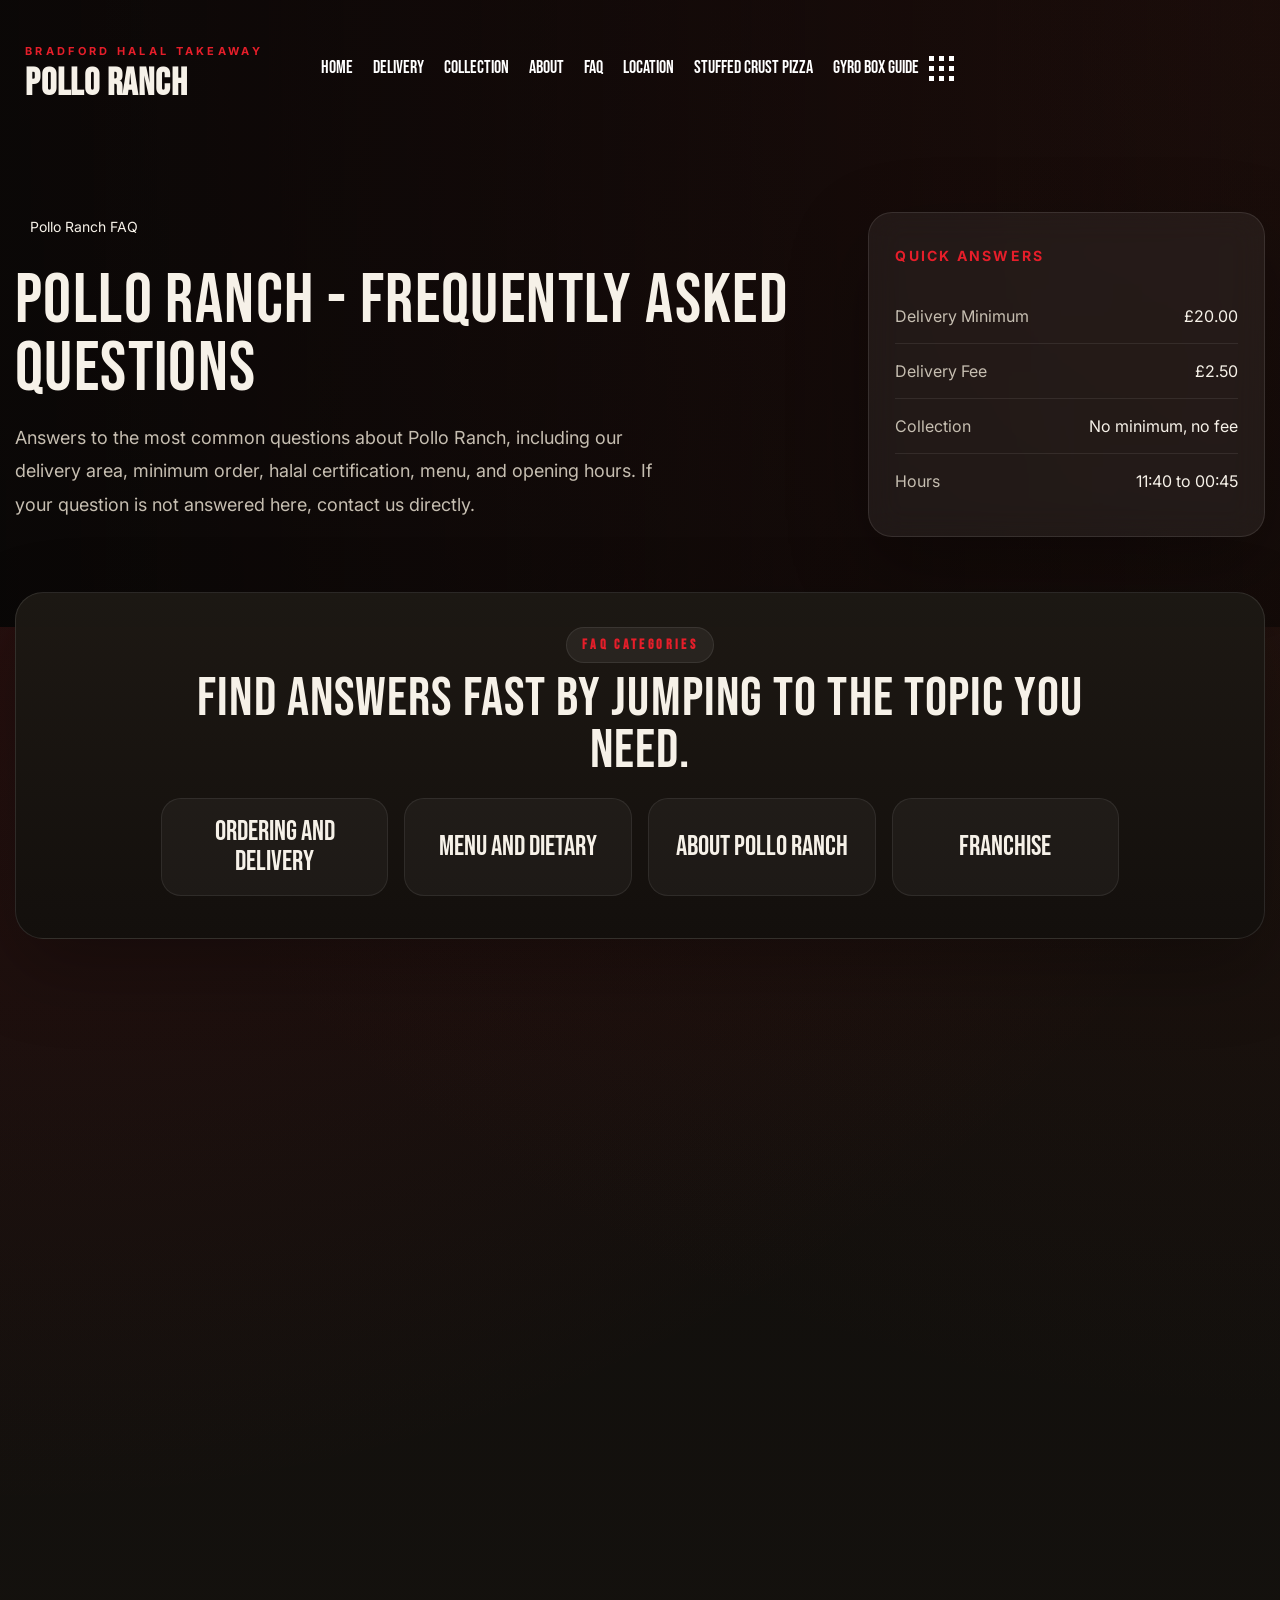
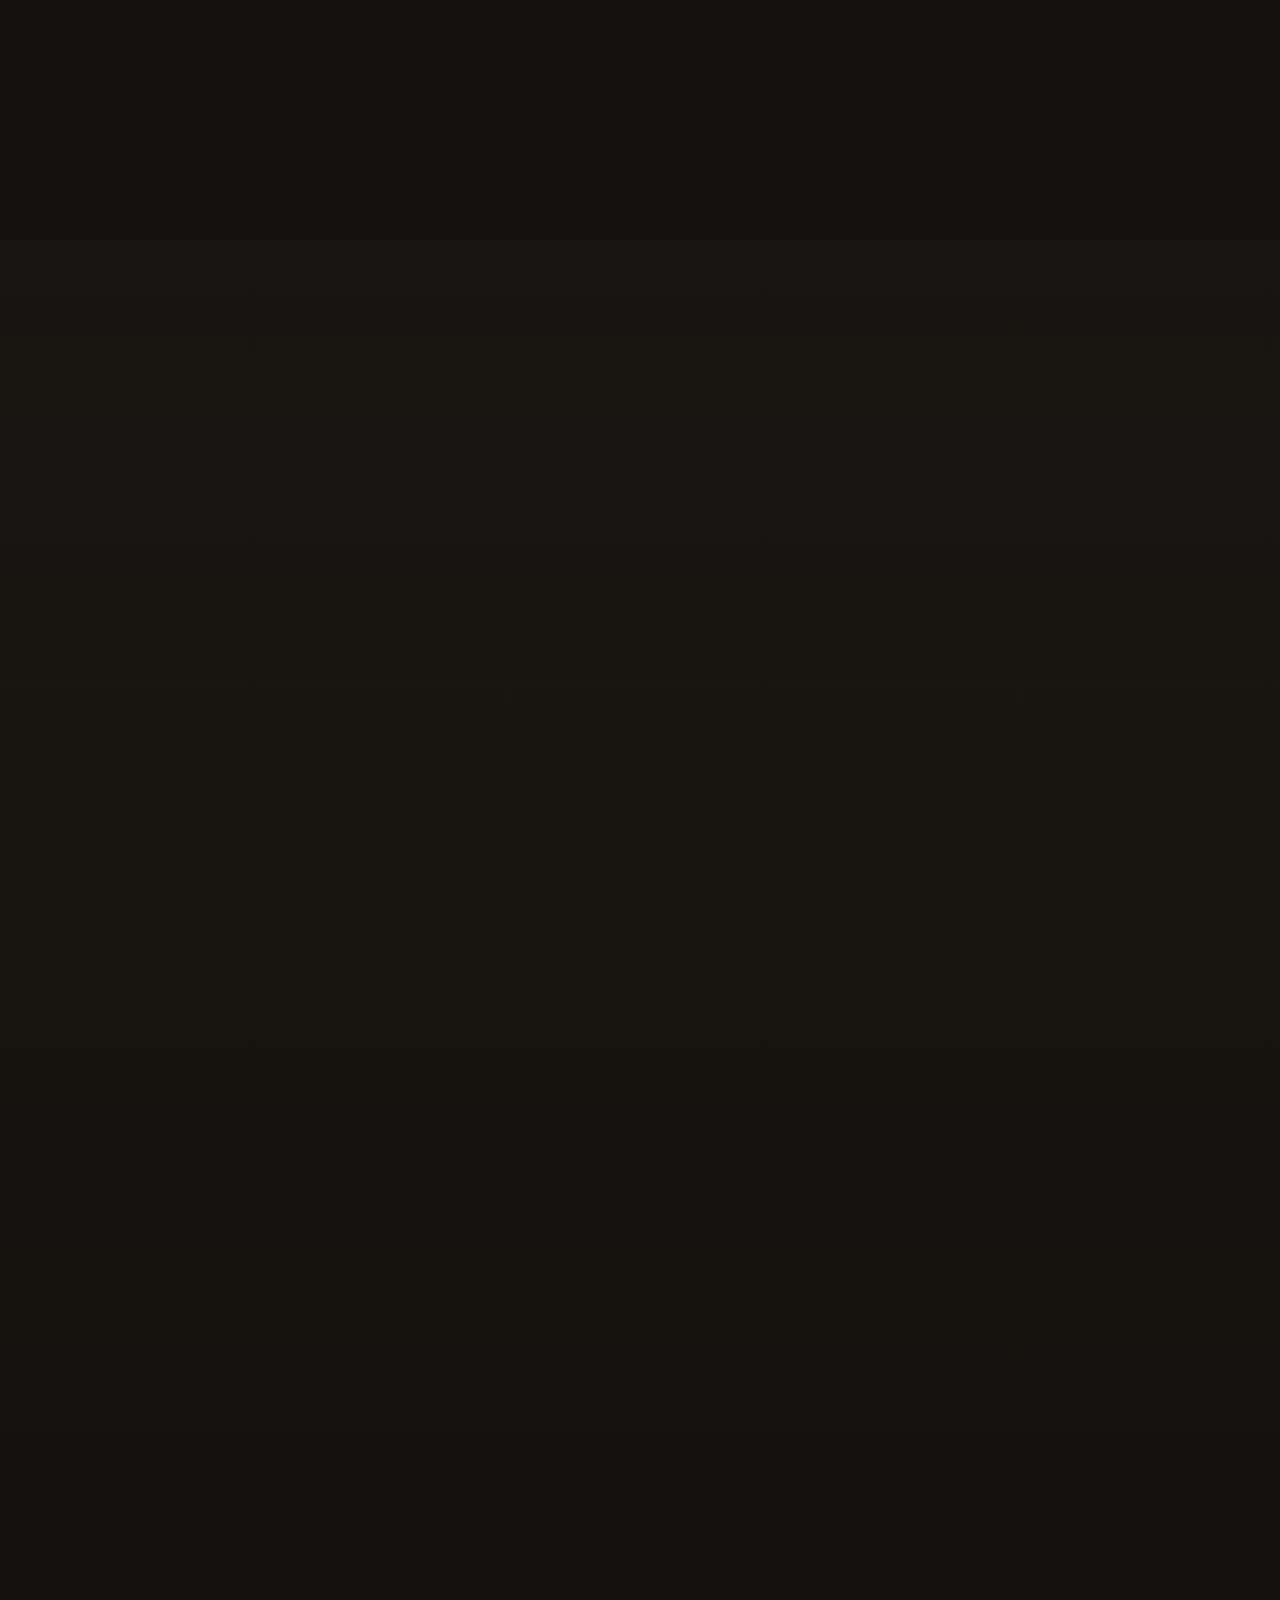
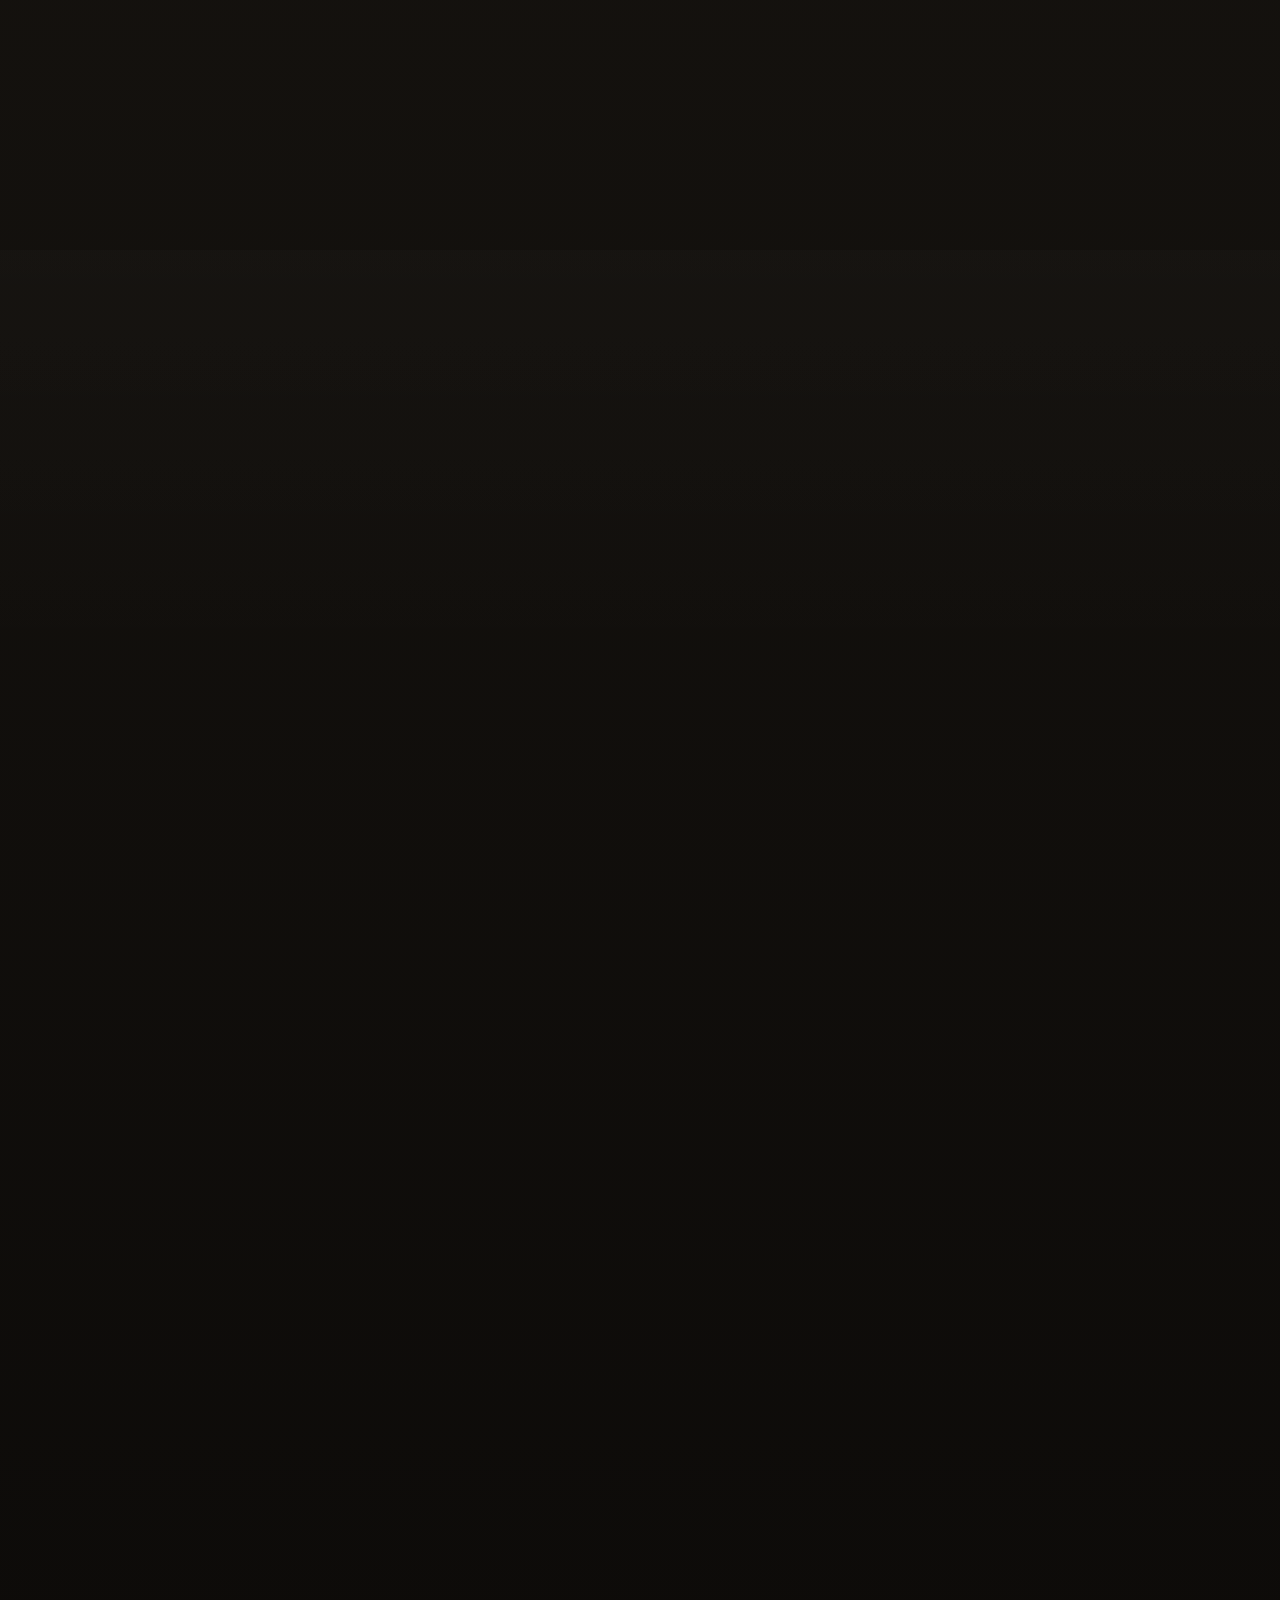
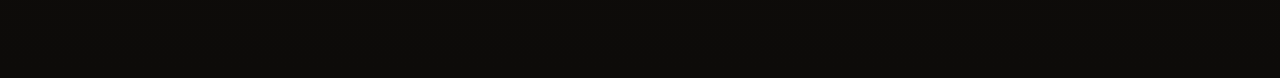
<file: faq/index.html>
<!DOCTYPE html>
<html lang="en">
<head>
    <meta charset="utf-8">
    <meta name="description" content="Answers to the most common questions about Pollo Ranch Bradford. Minimum order, delivery area, halal certification, opening hours, and menu explained.">
    <meta http-equiv="X-UA-Compatible" content="IE=edge">
    <meta name="viewport" content="width=device-width, initial-scale=1, shrink-to-fit=no">
    <meta name="keywords" content="Pollo Ranch FAQ, Pollo Ranch Bradford questions, halal takeaway FAQ Bradford, delivery FAQ Bradford">
    <meta name="robots" content="index, follow">
    <title>Pollo Ranch FAQ - Delivery, Halal, Menu and More</title>
    <link rel="shortcut icon" href="https://polloranch.com/wp-content/uploads/2026/images/logos/favicon.png" type="image/x-icon">
    <link rel="preconnect" href="https://fonts.googleapis.com">
    <link rel="preconnect" href="https://fonts.gstatic.com" crossorigin>
    <link href="https://fonts.googleapis.com/css2?family=Bebas+Neue&family=Inter:wght@400;500;600;700;800&display=swap" rel="stylesheet">
    <link rel="stylesheet" href="../assets/css/flaticon.min.css">
    <link rel="stylesheet" href="../assets/css/fontawesome-5.14.0.min.css">
    <link rel="stylesheet" href="../assets/css/bootstrap.min.css">
    <link rel="stylesheet" href="../assets/css/magnific-popup.min.css">
    <link rel="stylesheet" href="../assets/css/nice-select.min.css">
    <link rel="stylesheet" href="../assets/css/aos.css">
    <link rel="stylesheet" href="../assets/css/slick.min.css">
    <link rel="stylesheet" href="../assets/css/style.css">
    <link rel="stylesheet" href="../assets/css/custom.css">
</head>
<body>
    <div class="page-wrapper polo-site">
        <div class="preloader"><div class="custom-loader"></div></div>

        <header class="main-header white-menu menu-absolute polo-header">
            <div class="header-upper">
                <div class="container-fluid clearfix">
                    <div class="header-inner rel d-flex align-items-center">
                        <div class="logo-outer">
                            <a class="polo-brand" href="/">
                                <span class="polo-brand__eyebrow">Bradford Halal Takeaway</span>
                                <span class="polo-brand__name">Pollo Ranch</span>
                            </a>
                        </div>
                        <div class="nav-outer ms-lg-5 ps-xxl-4 clearfix">
                            <nav class="main-menu navbar-expand-lg">
                                <div class="navbar-header py-10">
                                    <div class="mobile-logo">
                                        <a class="polo-brand polo-brand--mobile" href="/">
                                            <span class="polo-brand__name">Pollo Ranch</span>
                                        </a>
                                    </div>
                                    <button type="button" class="navbar-toggle" data-bs-toggle="collapse" data-bs-target=".navbar-collapse" aria-label="Toggle navigation">
                                        <span class="icon-bar"></span>
                                        <span class="icon-bar"></span>
                                        <span class="icon-bar"></span>
                                    </button>
                                </div>
                                <div class="navbar-collapse collapse clearfix">
                                    <ul class="navigation clearfix">
                                        <li><a href="/">Home</a></li>
                                        <li><a href="/delivery/">Delivery</a></li>
                                        <li><a href="/collection/">Collection</a></li>
                                        <li><a href="/about/">About</a></li>
                                        <li><a href="/faq/">FAQ</a></li>
                                        <li><a href="/location/">Location</a></li>
                                        <li><a href="/stuffed-crust-pizza-bradford/">Stuffed Crust Pizza</a></li>
                                        <li><a href="/what-is-a-gyro-box/">Gyro Box Guide</a></li>
                                    </ul>
                                </div>
                            </nav>
                        </div>
                        <div class="menu-btns"><div class="menu-sidebar"><button class="bg-transparent"></button></div></div>
                    </div>
                </div>
                <div class="bg-lines"><span></span><span></span><span></span><span></span></div>
            </div>
        </header>

        <div class="form-back-drop"></div>
        <section class="hidden-bar">
            <div class="inner-box text-center">
                <div class="cross-icon"><span class="fa fa-times"></span></div>
                <div class="title"><h4>Quick Links</h4></div>
                <div class="appointment-form">
                    <div class="hidden-bar__actions">
                        <a class="theme-btn style-two" href="/delivery/">Delivery <i class="far fa-arrow-alt-right"></i></a>
                        <a class="theme-btn style-two" href="/collection/">Collection <i class="far fa-arrow-alt-right"></i></a>
                        <a class="theme-btn style-two" href="/about/">About <i class="far fa-arrow-alt-right"></i></a>
                        <a class="theme-btn style-two" href="/faq/">FAQ <i class="far fa-arrow-alt-right"></i></a>
                        <a class="theme-btn style-two" href="/location/">Location <i class="far fa-arrow-alt-right"></i></a>
                        <a class="theme-btn style-two" href="/stuffed-crust-pizza-bradford/">Stuffed Crust Pizza <i class="far fa-arrow-alt-right"></i></a>
                        <a class="theme-btn style-two" href="/what-is-a-gyro-box/">Gyro Box Guide <i class="far fa-arrow-alt-right"></i></a>
                    </div>
                </div>
            </div>
        </section>

        <section class="polo-page-hero polo-page-hero--faq rel z-1">
            <div class="container">
                <div class="row align-items-end g-4">
                    <div class="col-lg-8">
                        <div class="polo-page-hero__content" data-aos="fade-up" data-aos-duration="1100" data-aos-offset="50">
                            <span class="sub-title">Pollo Ranch FAQ</span>
                            <h1>Pollo Ranch - Frequently Asked Questions</h1>
                            <p>Answers to the most common questions about Pollo Ranch, including our delivery area, minimum order, halal certification, menu, and opening hours. If your question is not answered here, contact us directly.</p>
                        </div>
                    </div>
                    <div class="col-lg-4">
                        <div class="polo-page-hero__card" data-aos="fade-left" data-aos-duration="1200" data-aos-offset="50">
                            <strong>Quick Answers</strong>
                            <ul>
                                <li><span>Delivery Minimum</span><span>&pound;20.00</span></li>
                                <li><span>Delivery Fee</span><span>&pound;2.50</span></li>
                                <li><span>Collection</span><span>No minimum, no fee</span></li>
                                <li><span>Hours</span><span>11:40 to 00:45</span></li>
                            </ul>
                        </div>
                    </div>
                </div>
            </div>
        </section>

        <section class="polo-intro-section polo-intro-section--faq">
            <div class="container"><div class="polo-intro-panel" data-aos="fade-up" data-aos-duration="1000" data-aos-offset="40"><div class="row justify-content-center"><div class="col-xl-10 col-lg-11"><div class="section-title text-center mb-20"><span class="sub-title mb-10">FAQ Categories</span><h2>Find answers fast by jumping to the topic you need.</h2></div><div class="polo-topic-grid"><a href="#ordering-delivery" class="polo-topic-card">Ordering and Delivery</a><a href="#menu-dietary" class="polo-topic-card">Menu and Dietary</a><a href="#about-pollo-ranch" class="polo-topic-card">About Pollo Ranch</a><a href="#franchise" class="polo-topic-card">Franchise</a></div></div></div></div></div>
        </section>
        <section id="ordering-delivery" class="polo-section polo-faq-category-section">
            <div class="container"><div class="row justify-content-between align-items-start g-5"><div class="col-lg-5"><div class="section-title mb-20" data-aos="fade-right" data-aos-duration="1000" data-aos-offset="40"><span class="sub-title mb-10">Ordering and Delivery</span><h2>Delivery rules, fees, areas, timing, and online ordering basics.</h2></div><p data-aos="fade-right" data-aos-delay="50" data-aos-duration="1000" data-aos-offset="40">Need route-specific detail? Visit the <a href="/delivery/">delivery page</a> or compare with <a href="/collection/">collection</a>.</p></div><div class="col-lg-7"><div class="accordion polo-accordion" id="orderingFaq">
                <div class="accordion-item" data-aos="fade-up" data-aos-duration="1000" data-aos-offset="40"><h3 class="accordion-header" id="orderingFaqOneHeading"><button class="accordion-button" type="button" data-bs-toggle="collapse" data-bs-target="#orderingFaqOne" aria-expanded="true" aria-controls="orderingFaqOne">What is the minimum order for delivery?</button></h3><div id="orderingFaqOne" class="accordion-collapse collapse show" aria-labelledby="orderingFaqOneHeading" data-bs-parent="#orderingFaq"><div class="accordion-body">The minimum order for delivery is &pound;20.00. If your basket is below &pound;20.00, you will need to add more items before you can place a delivery order. You can also choose collection, which has no minimum order.</div></div></div>
                <div class="accordion-item" data-aos="fade-up" data-aos-delay="40" data-aos-duration="1000" data-aos-offset="40"><h3 class="accordion-header" id="orderingFaqTwoHeading"><button class="accordion-button collapsed" type="button" data-bs-toggle="collapse" data-bs-target="#orderingFaqTwo" aria-expanded="false" aria-controls="orderingFaqTwo">How much is the delivery fee?</button></h3><div id="orderingFaqTwo" class="accordion-collapse collapse" aria-labelledby="orderingFaqTwoHeading" data-bs-parent="#orderingFaq"><div class="accordion-body">The delivery fee is &pound;2.50 per order. This is charged once per delivery, regardless of order size.</div></div></div>
                <div class="accordion-item" data-aos="fade-up" data-aos-delay="80" data-aos-duration="1000" data-aos-offset="40"><h3 class="accordion-header" id="orderingFaqThreeHeading"><button class="accordion-button collapsed" type="button" data-bs-toggle="collapse" data-bs-target="#orderingFaqThree" aria-expanded="false" aria-controls="orderingFaqThree">What areas does Pollo Ranch deliver to?</button></h3><div id="orderingFaqThree" class="accordion-collapse collapse" aria-labelledby="orderingFaqThreeHeading" data-bs-parent="#orderingFaq"><div class="accordion-body">We deliver within a 4-mile radius of our kitchen at BD7 1BA. This covers postcodes BD1, BD2, BD3, BD4, BD5, BD6, BD7, BD8, BD9, BD10, BD11, and BD12. If you are unsure whether we deliver to your address, check the postcode list on our <a href="/delivery/">delivery page</a>.</div></div></div>
                <div class="accordion-item" data-aos="fade-up" data-aos-delay="120" data-aos-duration="1000" data-aos-offset="40"><h3 class="accordion-header" id="orderingFaqFourHeading"><button class="accordion-button collapsed" type="button" data-bs-toggle="collapse" data-bs-target="#orderingFaqFour" aria-expanded="false" aria-controls="orderingFaqFour">How long does delivery take?</button></h3><div id="orderingFaqFour" class="accordion-collapse collapse" aria-labelledby="orderingFaqFourHeading" data-bs-parent="#orderingFaq"><div class="accordion-body">Delivery typically takes 30 to 45 minutes from when you place your order. During busy periods, such as Friday and Saturday evenings, delivery may take slightly longer.</div></div></div>
                <div class="accordion-item" data-aos="fade-up" data-aos-delay="160" data-aos-duration="1000" data-aos-offset="40"><h3 class="accordion-header" id="orderingFaqFiveHeading"><button class="accordion-button collapsed" type="button" data-bs-toggle="collapse" data-bs-target="#orderingFaqFive" aria-expanded="false" aria-controls="orderingFaqFive">Can I collect my order instead of getting delivery?</button></h3><div id="orderingFaqFive" class="accordion-collapse collapse" aria-labelledby="orderingFaqFiveHeading" data-bs-parent="#orderingFaq"><div class="accordion-body">Yes. You can collect from our kitchen at 8 Mannville Terrace, Bradford, BD7 1BA. Collection has no minimum order and no delivery fee. Your order will be ready in approximately 20 minutes.</div></div></div>
                <div class="accordion-item" data-aos="fade-up" data-aos-delay="200" data-aos-duration="1000" data-aos-offset="40"><h3 class="accordion-header" id="orderingFaqSixHeading"><button class="accordion-button collapsed" type="button" data-bs-toggle="collapse" data-bs-target="#orderingFaqSix" aria-expanded="false" aria-controls="orderingFaqSix">How do I order online?</button></h3><div id="orderingFaqSix" class="accordion-collapse collapse" aria-labelledby="orderingFaqSixHeading" data-bs-parent="#orderingFaq"><div class="accordion-body">Visit our website and go to the ordering page. Choose your dishes, select Delivery or Collection at checkout, enter your address if ordering delivery, and pay online. You will receive a confirmation once your order is placed.</div></div></div>
                
            </div></div></div></div>
        </section>

        <section id="menu-dietary" class="polo-section polo-faq-category-section polo-faq-category-section--alt">
            <div class="container"><div class="row justify-content-between align-items-start g-5"><div class="col-lg-5"><div class="section-title mb-20" data-aos="fade-right" data-aos-duration="1000" data-aos-offset="40"><span class="sub-title mb-10">Menu and Dietary</span><h2>Halal standards, menu items, spice level, freshness, and allergens.</h2></div><p data-aos="fade-right" data-aos-delay="50" data-aos-duration="1000" data-aos-offset="40">You can browse the full <a href="/menu/">menu hub</a>, plus future explainers for <a href="/menu/smash-burgers/">what is a smash burger</a> and <a href="/what-is-a-gyro-box/">what is a gyro box</a>.</p></div><div class="col-lg-7"><div class="accordion polo-accordion" id="menuFaq">
                <div class="accordion-item" data-aos="fade-up" data-aos-duration="1000" data-aos-offset="40"><h3 class="accordion-header" id="menuFaqOneHeading"><button class="accordion-button" type="button" data-bs-toggle="collapse" data-bs-target="#menuFaqOne" aria-expanded="true" aria-controls="menuFaqOne">Is Pollo Ranch halal?</button></h3><div id="menuFaqOne" class="accordion-collapse collapse show" aria-labelledby="menuFaqOneHeading" data-bs-parent="#menuFaq"><div class="accordion-body">Yes. Pollo Ranch is HMC halal certified. Every item on our menu uses halal-certified ingredients. HMC is one of the most respected halal certification bodies in the UK.</div></div></div>
                <div class="accordion-item" data-aos="fade-up" data-aos-delay="40" data-aos-duration="1000" data-aos-offset="40"><h3 class="accordion-header" id="menuFaqTwoHeading"><button class="accordion-button collapsed" type="button" data-bs-toggle="collapse" data-bs-target="#menuFaqTwo" aria-expanded="false" aria-controls="menuFaqTwo">Do you have vegetarian options?</button></h3><div id="menuFaqTwo" class="accordion-collapse collapse" aria-labelledby="menuFaqTwoHeading" data-bs-parent="#menuFaq"><div class="accordion-body">Yes. We offer a Veg Burrito (&pound;5.99), a Veg Wrap (&pound;4.99), a Veggy Burger (&pound;4.99), and two vegetarian pizzas: Vegetarian and Spicy Vegetarian, both &pound;8.99.</div></div></div>
                <div class="accordion-item" data-aos="fade-up" data-aos-delay="80" data-aos-duration="1000" data-aos-offset="40"><h3 class="accordion-header" id="menuFaqThreeHeading"><button class="accordion-button collapsed" type="button" data-bs-toggle="collapse" data-bs-target="#menuFaqThree" aria-expanded="false" aria-controls="menuFaqThree">What is a smash burger?</button></h3><div id="menuFaqThree" class="accordion-collapse collapse" aria-labelledby="menuFaqThreeHeading" data-bs-parent="#menuFaq"><div class="accordion-body">A smash burger is made by pressing a ball of fresh beef onto a hot griddle, which creates a crispy, caramelised crust on the outside while keeping the inside juicy. The Maillard reaction during cooking gives smash burgers their distinctive flavour. Read more on our <a href="/menu/smash-burgers/">What is a Smash Burger page</a>.</div></div></div>
                <div class="accordion-item" data-aos="fade-up" data-aos-delay="120" data-aos-duration="1000" data-aos-offset="40"><h3 class="accordion-header" id="menuFaqFourHeading"><button class="accordion-button collapsed" type="button" data-bs-toggle="collapse" data-bs-target="#menuFaqFour" aria-expanded="false" aria-controls="menuFaqFour">What is in a gyro lovers box?</button></h3><div id="menuFaqFour" class="accordion-collapse collapse" aria-labelledby="menuFaqFourHeading" data-bs-parent="#menuFaq"><div class="accordion-body">A gyro lovers box contains your choice of gyro meat, served with warm pitta bread, fresh salad, and garlic or tzatziki sauce. Visit our <a href="/what-is-a-gyro-box/">What is a Gyro Box page</a> for more detail.</div></div></div>
                <div class="accordion-item" data-aos="fade-up" data-aos-delay="160" data-aos-duration="1000" data-aos-offset="40"><h3 class="accordion-header" id="menuFaqFiveHeading"><button class="accordion-button collapsed" type="button" data-bs-toggle="collapse" data-bs-target="#menuFaqFive" aria-expanded="false" aria-controls="menuFaqFive">What loaded fries do you serve?</button></h3><div id="menuFaqFive" class="accordion-collapse collapse" aria-labelledby="menuFaqFiveHeading" data-bs-parent="#menuFaq"><div class="accordion-body">We serve Classic Chicken, Classic Beef, Classic Mix, and Donner Stir Fry loaded fries, all &pound;7.95. Every portion comes with nacho cheese, jalapenos and spicy mayo.</div></div></div>
                <div class="accordion-item" data-aos="fade-up" data-aos-delay="200" data-aos-duration="1000" data-aos-offset="40"><h3 class="accordion-header" id="menuFaqSixHeading"><button class="accordion-button collapsed" type="button" data-bs-toggle="collapse" data-bs-target="#menuFaqSix" aria-expanded="false" aria-controls="menuFaqSix">How spicy is the peri-peri chicken?</button></h3><div id="menuFaqSix" class="accordion-collapse collapse" aria-labelledby="menuFaqSixHeading" data-bs-parent="#menuFaq"><div class="accordion-body">Our peri-peri chicken is medium heat. It has a noticeable warmth without being overwhelmingly hot. If you prefer something milder, ask for the standard seasoning when you order.</div></div></div>
                <div class="accordion-item" data-aos="fade-up" data-aos-delay="240" data-aos-duration="1000" data-aos-offset="40"><h3 class="accordion-header" id="menuFaqSevenHeading"><button class="accordion-button collapsed" type="button" data-bs-toggle="collapse" data-bs-target="#menuFaqSeven" aria-expanded="false" aria-controls="menuFaqSeven">Do you use fresh ingredients?</button></h3><div id="menuFaqSeven" class="accordion-collapse collapse" aria-labelledby="menuFaqSevenHeading" data-bs-parent="#menuFaq"><div class="accordion-body">Yes. We cook every dish fresh after you order. We do not pre-cook food and reheat it.</div></div></div>
                
            </div></div></div></div>
        </section>
        <section id="about-pollo-ranch" class="polo-section polo-faq-category-section">
            <div class="container"><div class="row justify-content-between align-items-start g-5"><div class="col-lg-5"><div class="section-title mb-20" data-aos="fade-right" data-aos-duration="1000" data-aos-offset="40"><span class="sub-title mb-10">About Pollo Ranch</span><h2>Location, opening hours, founding date, and food hygiene rating.</h2></div><p data-aos="fade-right" data-aos-delay="50" data-aos-duration="1000" data-aos-offset="40">For more detail, see our <a href="/about/">about page</a> and <a href="/location/">location page</a>.</p></div><div class="col-lg-7"><div class="accordion polo-accordion" id="aboutFaq">
                <div class="accordion-item" data-aos="fade-up" data-aos-duration="1000" data-aos-offset="40"><h3 class="accordion-header" id="aboutFaqOneHeading"><button class="accordion-button" type="button" data-bs-toggle="collapse" data-bs-target="#aboutFaqOne" aria-expanded="true" aria-controls="aboutFaqOne">Where is Pollo Ranch?</button></h3><div id="aboutFaqOne" class="accordion-collapse collapse show" aria-labelledby="aboutFaqOneHeading" data-bs-parent="#aboutFaq"><div class="accordion-body">Pollo Ranch is at 8 Mannville Terrace, Bradford, West Yorkshire, BD7 1BA, near the University of Bradford.</div></div></div>
                <div class="accordion-item" data-aos="fade-up" data-aos-delay="40" data-aos-duration="1000" data-aos-offset="40"><h3 class="accordion-header" id="aboutFaqTwoHeading"><button class="accordion-button collapsed" type="button" data-bs-toggle="collapse" data-bs-target="#aboutFaqTwo" aria-expanded="false" aria-controls="aboutFaqTwo">What time does Pollo Ranch open?</button></h3><div id="aboutFaqTwo" class="accordion-collapse collapse" aria-labelledby="aboutFaqTwoHeading" data-bs-parent="#aboutFaq"><div class="accordion-body">We are open from 11:40 until 00:45, seven days a week.</div></div></div>
                <div class="accordion-item" data-aos="fade-up" data-aos-delay="80" data-aos-duration="1000" data-aos-offset="40"><h3 class="accordion-header" id="aboutFaqThreeHeading"><button class="accordion-button collapsed" type="button" data-bs-toggle="collapse" data-bs-target="#aboutFaqThree" aria-expanded="false" aria-controls="aboutFaqThree">When was Pollo Ranch established?</button></h3><div id="aboutFaqThree" class="accordion-collapse collapse" aria-labelledby="aboutFaqThreeHeading" data-bs-parent="#aboutFaq"><div class="accordion-body">Pollo Ranch was incorporated on 7 April 2022.</div></div></div>
                <div class="accordion-item" data-aos="fade-up" data-aos-delay="120" data-aos-duration="1000" data-aos-offset="40"><h3 class="accordion-header" id="aboutFaqFourHeading"><button class="accordion-button collapsed" type="button" data-bs-toggle="collapse" data-bs-target="#aboutFaqFour" aria-expanded="false" aria-controls="aboutFaqFour">What is Pollo Ranch's Food Hygiene Rating?</button></h3><div id="aboutFaqFour" class="accordion-collapse collapse" aria-labelledby="aboutFaqFourHeading" data-bs-parent="#aboutFaq"><div class="accordion-body">Pollo Ranch holds a 5-star Food Hygiene Rating from the Food Standards Agency. This is the highest possible rating.</div></div></div>
            </div></div></div></div>
        </section>

        <section id="franchise" class="polo-section polo-faq-category-section polo-faq-category-section--alt">
            <div class="container"><div class="row justify-content-between align-items-center g-5"><div class="col-lg-5"><div class="section-title mb-20" data-aos="fade-right" data-aos-duration="1000" data-aos-offset="40"><span class="sub-title mb-10">Franchise</span><h2>Expansion interest and future Pollo Ranch growth.</h2></div></div><div class="col-lg-7"><div class="accordion polo-accordion" id="franchiseFaq"><div class="accordion-item" data-aos="fade-up" data-aos-duration="1000" data-aos-offset="40"><h3 class="accordion-header" id="franchiseFaqOneHeading"><button class="accordion-button" type="button" data-bs-toggle="collapse" data-bs-target="#franchiseFaqOne" aria-expanded="true" aria-controls="franchiseFaqOne">Does Pollo Ranch offer franchise opportunities?</button></h3><div id="franchiseFaqOne" class="accordion-collapse collapse show" aria-labelledby="franchiseFaqOneHeading" data-bs-parent="#franchiseFaq"><div class="accordion-body">Yes. Pollo Ranch is building toward franchise expansion. If you are interested in a Pollo Ranch franchise, visit our <a href="/about/">Franchise page</a> for more information.</div></div></div></div></div></div></div>
        </section>

        <section class="polo-section polo-faq-cta-section">
            <div class="container"><div class="row g-4 align-items-stretch"><div class="col-lg-7"><div class="polo-panel polo-panel--highlight" data-aos="fade-right" data-aos-duration="1000" data-aos-offset="40"><div class="section-title mb-20"><span class="sub-title mb-10">Still Need Help?</span><h2>Browse the menu or check delivery and collection details next.</h2></div><p>Most quick answers are here, but you can also head to the menu hub or route-specific pages for more detail.</p><div class="polo-inline-cta"><a href="/menu/" class="theme-btn polo-btn-primary">View Menu Hub <i class="far fa-arrow-alt-right"></i></a><a href="/delivery/" class="theme-btn style-two polo-btn-secondary">Delivery Info <i class="far fa-arrow-alt-right"></i></a></div></div></div><div class="col-lg-5"><div class="polo-panel h-100" data-aos="fade-left" data-aos-duration="1000" data-aos-offset="40"><div class="section-title mb-20"><span class="sub-title mb-10">Internal Links</span><h2>Helpful Pollo Ranch pages.</h2></div><ul class="polo-link-list"><li><a href="/delivery/">Delivery</a></li><li><a href="/collection/">Collection</a></li><li><a href="/menu/smash-burgers/">What is a Smash Burger</a></li><li><a href="/what-is-a-gyro-box/">What is a Gyro Box</a></li><li><a href="/menu/">Menu Hub</a></li><li><a href="/about/">About</a></li><li><a href="/about/">Franchise</a></li></ul></div></div></div></div>
        </section>

        
    </div>

    <script src="../assets/js/jquery-3.6.0.min.js"></script>
    <script src="../assets/js/bootstrap.min.js"></script>
    <script src="../assets/js/appear.min.js"></script>
    <script src="../assets/js/slick.min.js"></script>
    <script src="../assets/js/jquery.magnific-popup.min.js"></script>
    <script src="../assets/js/jquery.nice-select.min.js"></script>
    <script src="../assets/js/imagesloaded.pkgd.min.js"></script>
    <script src="../assets/js/circle-progress.min.js"></script>
    <script src="../assets/js/skill.bars.jquery.min.js"></script>
    <script src="../assets/js/isotope.pkgd.min.js"></script>
    <script src="../assets/js/aos.js"></script>
    <script src="../assets/js/script.js"></script>
    <script src="../assets/js/custom.js"></script>
</body>
</html>
</file>
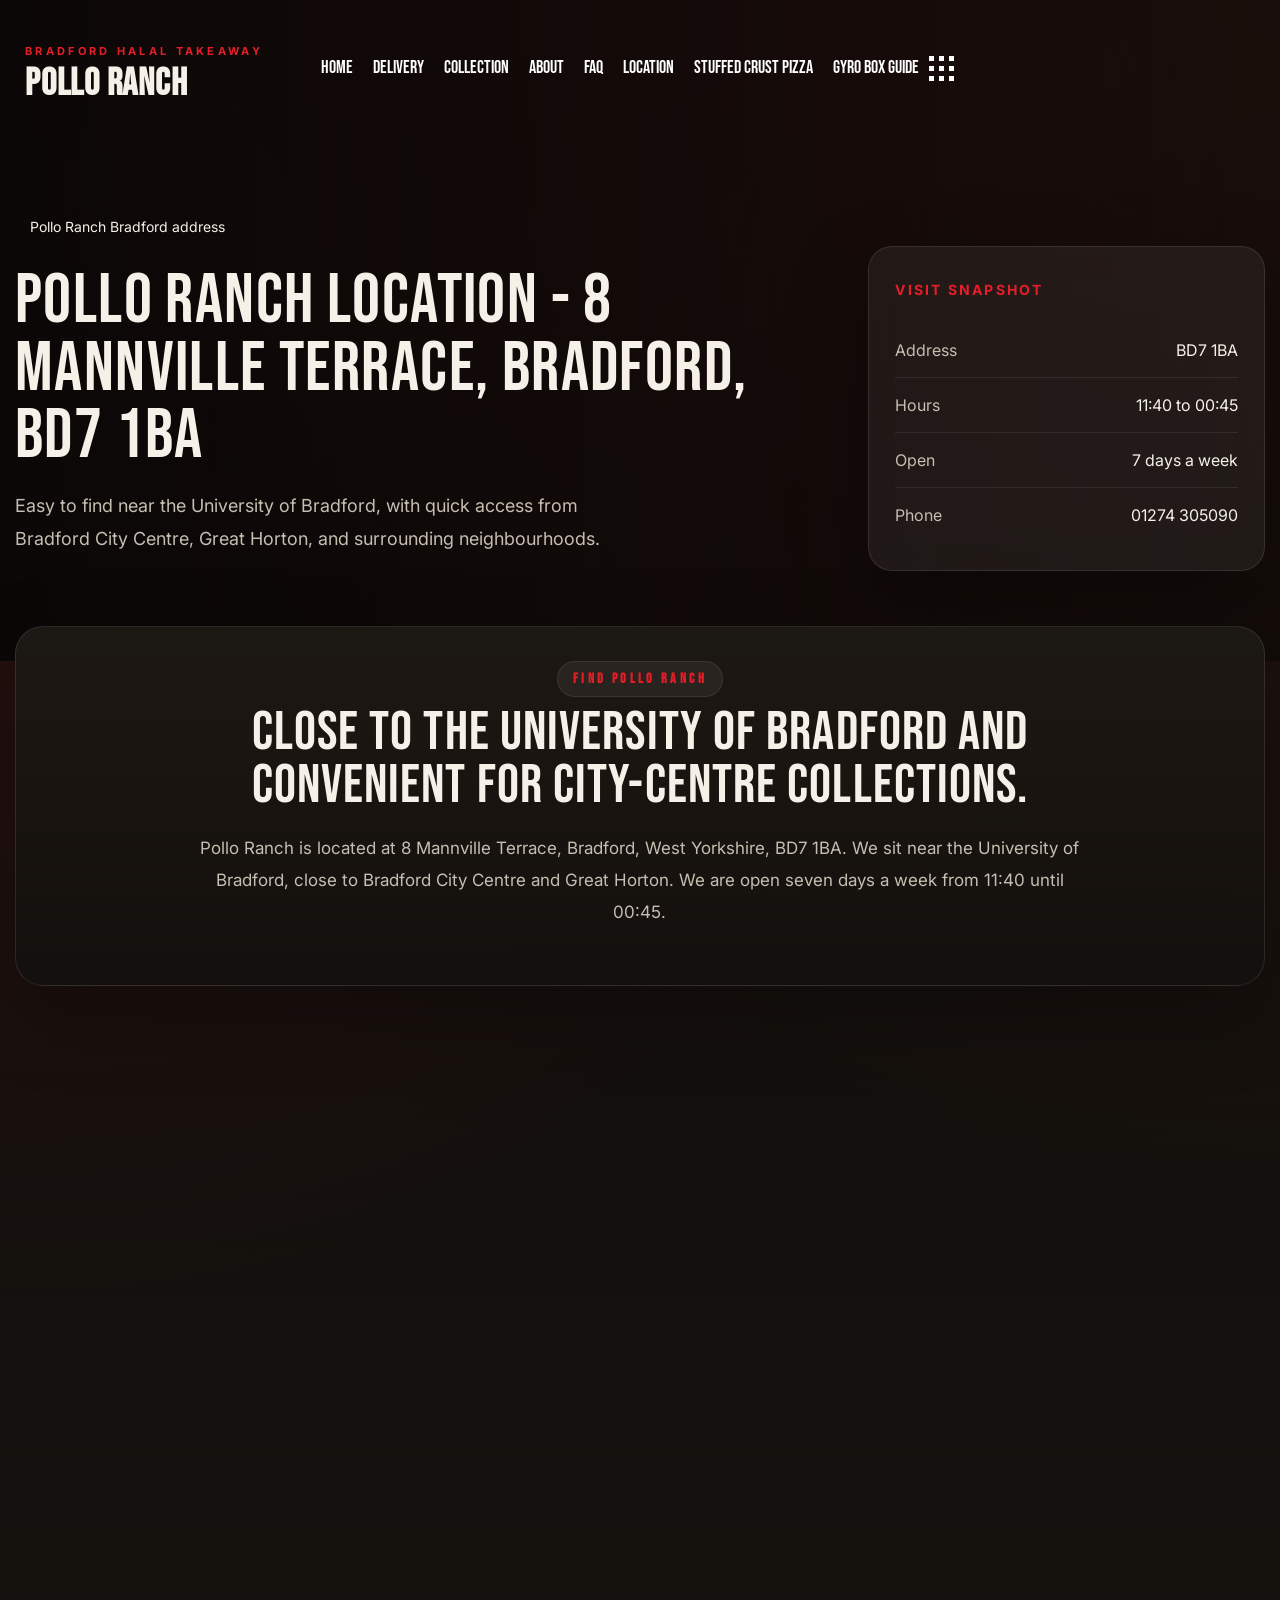
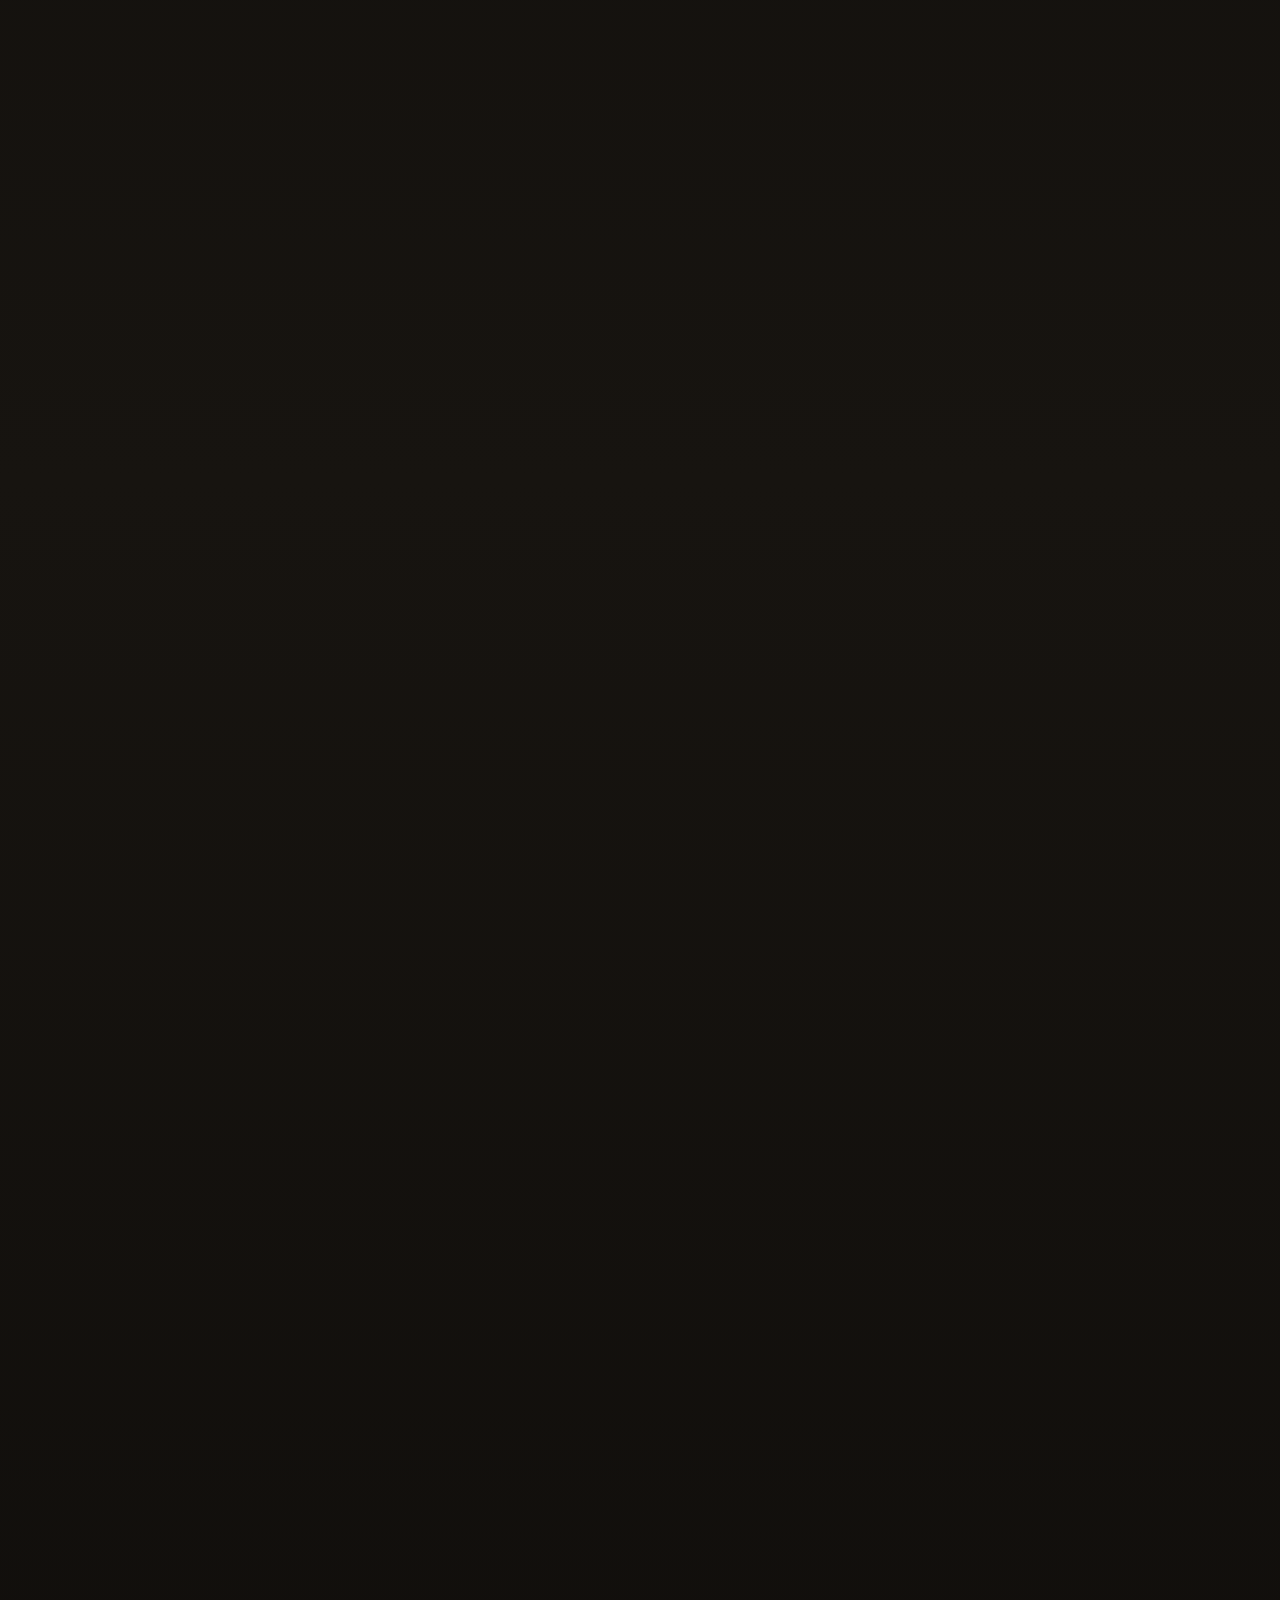
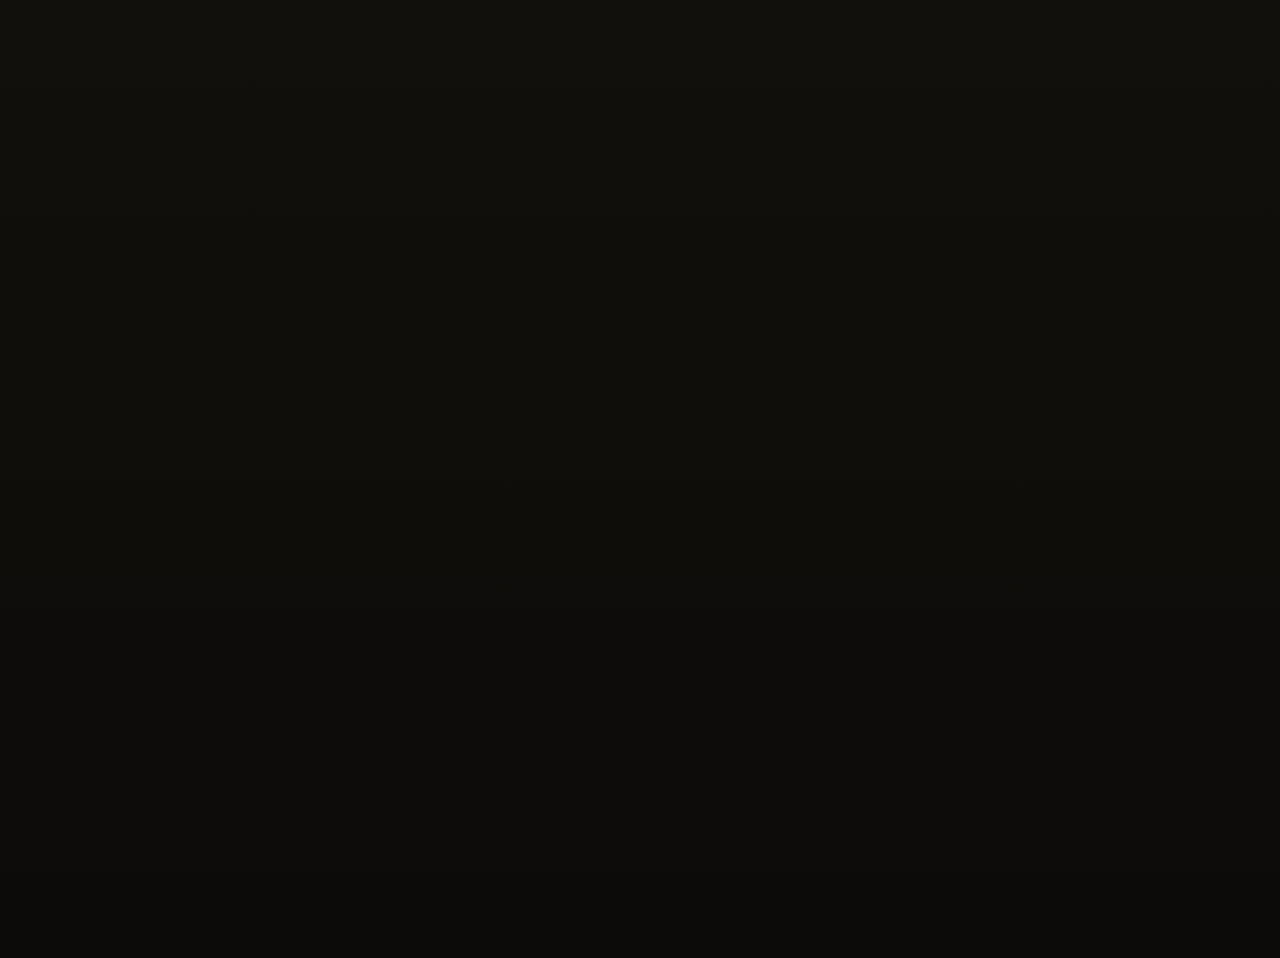
<file: location/index.html>
<!DOCTYPE html>
<html lang="en">
<head>
    <meta charset="utf-8">
    <meta name="description" content="Pollo Ranch is at 8 Mannville Terrace, Bradford, BD7 1BA, near the University of Bradford. Open 11:40 to 00:45 seven days a week. Order online or collect in person.">
    <meta http-equiv="X-UA-Compatible" content="IE=edge">
    <meta name="viewport" content="width=device-width, initial-scale=1, shrink-to-fit=no">
    <meta name="keywords" content="Pollo Ranch Bradford address, Pollo Ranch location, Bradford halal takeaway address, BD7 1BA takeaway">
    <meta name="robots" content="index, follow">
    <title>Pollo Ranch Location - 8 Mannville Terrace Bradford BD7 1BA</title>
    <link rel="shortcut icon" href="https://polloranch.com/wp-content/uploads/2026/images/logos/favicon.png" type="image/x-icon">
    <link rel="preconnect" href="https://fonts.googleapis.com">
    <link rel="preconnect" href="https://fonts.gstatic.com" crossorigin>
    <link href="https://fonts.googleapis.com/css2?family=Bebas+Neue&family=Inter:wght@400;500;600;700;800&display=swap" rel="stylesheet">
    <link rel="stylesheet" href="../assets/css/flaticon.min.css">
    <link rel="stylesheet" href="../assets/css/fontawesome-5.14.0.min.css">
    <link rel="stylesheet" href="../assets/css/bootstrap.min.css">
    <link rel="stylesheet" href="../assets/css/magnific-popup.min.css">
    <link rel="stylesheet" href="../assets/css/nice-select.min.css">
    <link rel="stylesheet" href="../assets/css/aos.css">
    <link rel="stylesheet" href="../assets/css/slick.min.css">
    <link rel="stylesheet" href="../assets/css/style.css">
    <link rel="stylesheet" href="../assets/css/custom.css">
</head>
<body>
    <div class="page-wrapper polo-site">
        <div class="preloader"><div class="custom-loader"></div></div>

        <header class="main-header white-menu menu-absolute polo-header">
            <div class="header-upper">
                <div class="container-fluid clearfix">
                    <div class="header-inner rel d-flex align-items-center">
                        <div class="logo-outer">
                            <a class="polo-brand" href="/">
                                <span class="polo-brand__eyebrow">Bradford Halal Takeaway</span>
                                <span class="polo-brand__name">Pollo Ranch</span>
                            </a>
                        </div>

                        <div class="nav-outer ms-lg-5 ps-xxl-4 clearfix">
                            <nav class="main-menu navbar-expand-lg">
                                <div class="navbar-header py-10">
                                    <div class="mobile-logo">
                                        <a class="polo-brand polo-brand--mobile" href="/">
                                            <span class="polo-brand__name">Pollo Ranch</span>
                                        </a>
                                    </div>
                                    <button type="button" class="navbar-toggle" data-bs-toggle="collapse" data-bs-target=".navbar-collapse" aria-label="Toggle navigation">
                                        <span class="icon-bar"></span>
                                        <span class="icon-bar"></span>
                                        <span class="icon-bar"></span>
                                    </button>
                                </div>

                                <div class="navbar-collapse collapse clearfix">
                                    <ul class="navigation clearfix">
                                        <li><a href="/">Home</a></li>
                                        <li><a href="/delivery/">Delivery</a></li>
                                        <li><a href="/collection/">Collection</a></li>
                                        <li><a href="/about/">About</a></li>
                                        <li><a href="/faq/">FAQ</a></li>
                                        <li><a href="/location/">Location</a></li>
                                        <li><a href="/stuffed-crust-pizza-bradford/">Stuffed Crust Pizza</a></li>
                                        <li><a href="/what-is-a-gyro-box/">Gyro Box Guide</a></li>
                                    </ul>
                                </div>
                            </nav>
                        </div>

                        <div class="menu-btns">
                            <div class="menu-sidebar">
                                <button class="bg-transparent"></button>
                            </div>
                        </div>
                    </div>
                </div>
                <div class="bg-lines">
                    <span></span><span></span>
                    <span></span><span></span>
                </div>
            </div>
        </header>

        <div class="form-back-drop"></div>

        <section class="hidden-bar">
            <div class="inner-box text-center">
                <div class="cross-icon"><span class="fa fa-times"></span></div>
                <div class="title">
                    <h4>Quick Links</h4>
                </div>
                <div class="appointment-form">
                    <div class="hidden-bar__actions">
                        <a class="theme-btn style-two" href="/delivery/">Delivery <i class="far fa-arrow-alt-right"></i></a>
                        <a class="theme-btn style-two" href="/collection/">Collection <i class="far fa-arrow-alt-right"></i></a>
                        <a class="theme-btn style-two" href="/about/">About <i class="far fa-arrow-alt-right"></i></a>
                        <a class="theme-btn style-two" href="/faq/">FAQ <i class="far fa-arrow-alt-right"></i></a>
                        <a class="theme-btn style-two" href="/location/">Location <i class="far fa-arrow-alt-right"></i></a>
                        <a class="theme-btn style-two" href="/stuffed-crust-pizza-bradford/">Stuffed Crust Pizza <i class="far fa-arrow-alt-right"></i></a>
                        <a class="theme-btn style-two" href="/what-is-a-gyro-box/">Gyro Box Guide <i class="far fa-arrow-alt-right"></i></a>
                    </div>
                </div>
            </div>
        </section>

        <section class="polo-page-hero polo-page-hero--location rel z-1">
            <div class="container">
                <div class="row align-items-end g-4">
                    <div class="col-lg-8">
                        <div class="polo-page-hero__content" data-aos="fade-up" data-aos-duration="1100" data-aos-offset="50">
                            <span class="sub-title">Pollo Ranch Bradford address</span>
                            <h1>Pollo Ranch Location - 8 Mannville Terrace, Bradford, BD7 1BA</h1>
                            <p>Easy to find near the University of Bradford, with quick access from Bradford City Centre, Great Horton, and surrounding neighbourhoods.</p>
                        </div>
                    </div>
                    <div class="col-lg-4">
                        <div class="polo-page-hero__card" data-aos="fade-left" data-aos-duration="1200" data-aos-offset="50">
                            <strong>Visit Snapshot</strong>
                            <ul>
                                <li><span>Address</span><span>BD7 1BA</span></li>
                                <li><span>Hours</span><span>11:40 to 00:45</span></li>
                                <li><span>Open</span><span>7 days a week</span></li>
                                <li><span>Phone</span><span>01274 305090</span></li>
                            </ul>
                        </div>
                    </div>
                </div>
            </div>
        </section>

        <section class="polo-intro-section polo-intro-section--location">
            <div class="container">
                <div class="polo-intro-panel" data-aos="fade-up" data-aos-duration="1000" data-aos-offset="40">
                    <div class="row justify-content-center">
                        <div class="col-xl-10 col-lg-11">
                            <div class="section-title text-center mb-20">
                                <span class="sub-title mb-10">Find Pollo Ranch</span>
                                <h2>Close to the University of Bradford and convenient for city-centre collections.</h2>
                            </div>
                            <div class="polo-intro-copy">
                                <p>Pollo Ranch is located at 8 Mannville Terrace, Bradford, West Yorkshire, BD7 1BA. We sit near the University of Bradford, close to Bradford City Centre and Great Horton. We are open seven days a week from 11:40 until 00:45.</p>
                            </div>
                        </div>
                    </div>
                </div>
            </div>
        </section>

        <section class="polo-section polo-location-details-section">
            <div class="container">
                <div class="row g-4">
                    <div class="col-lg-4 col-md-6">
                        <article class="polo-info-card" data-aos="fade-up" data-aos-duration="1000" data-aos-offset="40">
                            <span class="sub-title mb-15">Address</span>
                            <h3>Pollo Ranch</h3>
                            <p>8 Mannville Terrace<br>Bradford<br>West Yorkshire<br>BD7 1BA</p>
                        </article>
                    </div>
                    <div class="col-lg-4 col-md-6">
                        <article class="polo-info-card" data-aos="fade-up" data-aos-delay="50" data-aos-duration="1000" data-aos-offset="40">
                            <span class="sub-title mb-15">Opening Hours</span>
                            <div class="polo-hours-list">
                                <div><span>Monday</span><span>11:40 - 00:45</span></div>
                                <div><span>Tuesday</span><span>11:40 - 00:45</span></div>
                                <div><span>Wednesday</span><span>11:40 - 00:45</span></div>
                                <div><span>Thursday</span><span>11:40 - 00:45</span></div>
                                <div><span>Friday</span><span>11:40 - 00:45</span></div>
                                <div><span>Saturday</span><span>11:40 - 00:45</span></div>
                                <div><span>Sunday</span><span>11:40 - 00:45</span></div>
                            </div>
                            
                        </article>
                    </div>
                    <div class="col-lg-4 col-md-12">
                        <article class="polo-info-card" data-aos="fade-up" data-aos-delay="100" data-aos-duration="1000" data-aos-offset="40">
                            <span class="sub-title mb-15">Contact</span>
                            <h3>Get in touch before you visit.</h3>
                            <p><strong>Phone:</strong> <a href="tel:01274305090">01274 305090</a><br><strong>Email:</strong> <a href="mailto:polloranch8@gmail.com">polloranch8@gmail.com</a></p>
                        </article>
                    </div>
                </div>
            </div>
        </section>

        <section class="polo-section polo-map-section">
            <div class="container">
                <div class="row g-4 align-items-stretch">
                    <div class="col-lg-7">
                        <div class="polo-map-card" data-aos="fade-right" data-aos-duration="1000" data-aos-offset="40">
                            <div class="section-title mb-20">
                                <span class="sub-title mb-10">Find Us</span>
                                <h2>Use the map to plan your visit or collection route.</h2>
                            </div>
                            <div class="polo-map-embed">
                                <iframe title="Pollo Ranch Bradford map" src="https://www.google.com/maps?q=8%20Mannville%20Terrace%2C%20Bradford%2C%20BD7%201BA&z=15&output=embed" loading="lazy" referrerpolicy="no-referrer-when-downgrade"></iframe>
                            </div>
                        </div>
                    </div>
                    <div class="col-lg-5">
                        <div class="polo-panel h-100" data-aos="fade-left" data-aos-duration="1000" data-aos-offset="40">
                            <div class="section-title mb-20">
                                <span class="sub-title mb-10">Visit Notes</span>
                                <h2>Well placed for local footfall and quick pickup.</h2>
                            </div>
                            <p>We are near the University of Bradford campus and within walking distance of Bradford City Centre.</p>
                            
                            
                        </div>
                    </div>
                </div>
            </div>
        </section>

        <section class="polo-section polo-nearby-section">
            <div class="container">
                <div class="row g-4 align-items-stretch">
                    <div class="col-lg-5">
                        <div class="polo-panel polo-panel--highlight h-100" data-aos="fade-right" data-aos-duration="1000" data-aos-offset="40">
                            <div class="section-title mb-20">
                                <span class="sub-title mb-10">Nearby Areas</span>
                                <h2>Neighbourhoods and landmarks close to Pollo Ranch.</h2>
                            </div>
                            <ul class="polo-link-list polo-link-list--plain">
                                <li><span>University of Bradford</span></li>
                                <li><span>Bradford City Centre (BD1)</span></li>
                                <li><span>Great Horton</span></li>
                                <li><span>Lidget Green</span></li>
                                <li><span>Little Horton</span></li>
                            </ul>
                        </div>
                    </div>
                    <div class="col-lg-7">
                        <div class="polo-panel h-100" data-aos="fade-left" data-aos-duration="1000" data-aos-offset="40">
                            <div class="section-title mb-20">
                                <span class="sub-title mb-10">Order Online</span>
                                <h2>Choose delivery or collection before you travel.</h2>
                            </div>
                            <p>You can order for delivery or collection online. We deliver within 4 miles of BD7 1BA for a &pound;2.50 fee with a &pound;20 minimum order. Collection has no minimum order and no fee.</p>
                            <div class="polo-inline-cta">
                                <a href="/delivery/" class="theme-btn polo-btn-primary">Order for Delivery <i class="far fa-arrow-alt-right"></i></a>
                                <a href="/collection/" class="theme-btn style-two polo-btn-secondary">Order for Collection <i class="far fa-arrow-alt-right"></i></a>
                            </div>
                        </div>
                    </div>
                </div>
            </div>
        </section>

        <section class="faq-area pb-130 rpb-100 rel z-1 polo-section polo-faq-section">
            <div class="container">
                <div class="row justify-content-between align-items-start g-5">
                    <div class="col-lg-5">
                        <div class="section-title mb-20" data-aos="fade-right" data-aos-duration="1000" data-aos-offset="40">
                            <span class="sub-title mb-10">Location FAQ</span>
                            <h2>Quick answers before you visit or collect.</h2>
                        </div>
                        <p data-aos="fade-right" data-aos-delay="50" data-aos-duration="1000" data-aos-offset="40">Helpful internal links: <a href="/delivery/">Delivery</a>, <a href="/collection/">Collection</a>, <a href="/about/">About</a>, and <a href="/faq/">FAQ</a>.</p>
                    </div>
                    <div class="col-lg-7">
                        <div class="accordion polo-accordion" id="locationFaq">
                            <div class="accordion-item" data-aos="fade-up" data-aos-duration="1000" data-aos-offset="40">
                                <h3 class="accordion-header" id="locationFaqOneHeading">
                                    <button class="accordion-button" type="button" data-bs-toggle="collapse" data-bs-target="#locationFaqOne" aria-expanded="true" aria-controls="locationFaqOne">
                                        Where is Pollo Ranch?
                                    </button>
                                </h3>
                                <div id="locationFaqOne" class="accordion-collapse collapse show" aria-labelledby="locationFaqOneHeading" data-bs-parent="#locationFaq">
                                    <div class="accordion-body">
                                        Pollo Ranch is at 8 Mannville Terrace, Bradford, West Yorkshire, BD7 1BA, near the University of Bradford.
                                    </div>
                                </div>
                            </div>
                            <div class="accordion-item" data-aos="fade-up" data-aos-delay="40" data-aos-duration="1000" data-aos-offset="40">
                                <h3 class="accordion-header" id="locationFaqTwoHeading">
                                    <button class="accordion-button collapsed" type="button" data-bs-toggle="collapse" data-bs-target="#locationFaqTwo" aria-expanded="false" aria-controls="locationFaqTwo">
                                        What time does Pollo Ranch open?
                                    </button>
                                </h3>
                                <div id="locationFaqTwo" class="accordion-collapse collapse" aria-labelledby="locationFaqTwoHeading" data-bs-parent="#locationFaq">
                                    <div class="accordion-body">
                                        Pollo Ranch opens at 11:40 every day and closes at 00:45. We are open seven days a week.
                                    </div>
                                </div>
                            </div>
                            <div class="accordion-item" data-aos="fade-up" data-aos-delay="80" data-aos-duration="1000" data-aos-offset="40">
                                <h3 class="accordion-header" id="locationFaqThreeHeading">
                                    <button class="accordion-button collapsed" type="button" data-bs-toggle="collapse" data-bs-target="#locationFaqThree" aria-expanded="false" aria-controls="locationFaqThree">
                                        Is there parking near Pollo Ranch?
                                    </button>
                                </h3>
                                <div id="locationFaqThree" class="accordion-collapse collapse" aria-labelledby="locationFaqThreeHeading" data-bs-parent="#locationFaq">
                                    <div class="accordion-body">

                                    </div>
                                </div>
                            </div>
                            <div class="accordion-item" data-aos="fade-up" data-aos-delay="120" data-aos-duration="1000" data-aos-offset="40">
                                <h3 class="accordion-header" id="locationFaqFourHeading">
                                    <button class="accordion-button collapsed" type="button" data-bs-toggle="collapse" data-bs-target="#locationFaqFour" aria-expanded="false" aria-controls="locationFaqFour">
                                        How do I get to Pollo Ranch?
                                    </button>
                                </h3>
                                <div id="locationFaqFour" class="accordion-collapse collapse" aria-labelledby="locationFaqFourHeading" data-bs-parent="#locationFaq">
                                    <div class="accordion-body">

                                    </div>
                                </div>
                            </div>
                        </div>
                    </div>
                </div>
            </div>
        </section>

        
    </div>

    <script src="../assets/js/jquery-3.6.0.min.js"></script>
    <script src="../assets/js/bootstrap.min.js"></script>
    <script src="../assets/js/appear.min.js"></script>
    <script src="../assets/js/slick.min.js"></script>
    <script src="../assets/js/jquery.magnific-popup.min.js"></script>
    <script src="../assets/js/jquery.nice-select.min.js"></script>
    <script src="../assets/js/imagesloaded.pkgd.min.js"></script>
    <script src="../assets/js/circle-progress.min.js"></script>
    <script src="../assets/js/skill.bars.jquery.min.js"></script>
    <script src="../assets/js/isotope.pkgd.min.js"></script>
    <script src="../assets/js/aos.js"></script>
    <script src="../assets/js/script.js"></script>
    <script src="../assets/js/custom.js"></script>
</body>
</html>
</file>
<file: assets/css/style.css>
@charset "UTF-8";
/*----------------------------------------------------------------------
    Template Name: WellFood - Resturent HTML Template
    Template URI: https://webtend.net/demo/html/limestone/
    Author: WebTend
    Author URI:  https://webtend.net/
    Version: 1.0

    Note: This is Main Style CSS File. */
/*----------------------------------------------------------------------
	CSS INDEX
	----------------------

    ## Default Style
    ## Common Classes
    ## Repeat Style
    ## Padding Margin
    ## Custom Animation
    ## Header style
    ## Hero Area
    ## Offer Area
    ## Banner Area
    ## About Area
    ## Counter Area
    ## Category Area
    ## Popular Food
    ## Call To Action
    ## Products Area
    ## Features Area
    ## Client Area
    ## Headline Text
    ## Gallery Area
    ## Services Area
    ## Testimonials
    ## Booking Table
    ## Cart Checkout
    ## Contact Forms
    ## Videos Area
    ## Blog Area
    ## FAQs Area
    ## Chefs Area
    ## Awards Area
    ## History Area
    ## Instagram Area
    ## Sidebar Widgets
    ## Main Footer */
/* -------------------------------------------------------------- */
/*******************************************************/
/******************* ## Default Style ******************/
/*******************************************************/
* {
  margin: 0;
  padding: 0;
  border: none;
  outline: none;
  -webkit-box-shadow: none;
  box-shadow: none; }

body {
  color: var(--base-color);
  background: white;
  font-weight: 400;
  line-height: 30px;
  font-size: 16px;
  font-family: var(--base-font);
  --base-font: 'Roboto', sans-serif;
  --heading-font: 'Bebas Neue', sans-serif;
  --primary-color: #EC3D08;
  --secondary-color: #FFB936;
  --heading-color: #0E1317;
  --base-color: #696969;
  --lighter-color: #F4F1EA;
  --border-color: rgba(23, 26, 33, 0.1);
  --primary-rgb: 236, 61, 8; }

a {
  color: var(--base-color);
  cursor: pointer;
  outline: none;
  -webkit-transition: 0.5s;
  -o-transition: 0.5s;
  transition: 0.5s;
  text-decoration: none; }
  a:hover, a:focus, a:visited {
    text-decoration: none;
    outline: none; }
  a:hover {
    color: var(--heading-color); }

h1 a, h2 a, h3 a, h4 a, h5 a, h6 a {
  color: var(--heading-color); }

.text-white h1, .text-white h1 a,
.text-white h2, .text-white h2 a,
.text-white h3, .text-white h3 a,
.text-white h4, .text-white h4 a,
.text-white h5, .text-white h5 a,
.text-white h6, .text-white h6 a,
.text-white .h1, .text-white .h1 a,
.text-white .h2, .text-white .h2 a,
.text-white .h3, .text-white .h3 a,
.text-white .h4, .text-white .h4 a,
.text-white .h5, .text-white .h5 a,
.text-white .h6, .text-white .h6 a {
  color: white; }

ul, li {
  list-style: none;
  padding: 0;
  margin: 0; }

img {
  max-width: 100%;
  display: inline-block; }

mark {
  color: var(--primary-color);
  background: transparent;
  text-decoration: underline; }

header:after, section:after, footer:after {
  display: block;
  clear: both;
  content: ""; }

/*======= Input Styles =======*/
input,
select,
textarea,
.nice-select,
.form-control {
  width: 100%;
  height: auto;
  font-weight: 400;
  border-radius: 0;
  font-size: 16px;
  padding: 17px 30px;
  background-color: #fff;
  border: 1px solid white;
  font-family: var(--heading-font);
  -webkit-transition: 0.3s;
  -o-transition: 0.3s;
  transition: 0.3s; }
  input:focus,
  select:focus,
  textarea:focus,
  .nice-select:focus,
  .form-control:focus {
    outline: none;
    -webkit-box-shadow: none;
    box-shadow: none;
    border-color: var(--primary-color); }
    input:focus::-webkit-input-placeholder,
    select:focus::-webkit-input-placeholder,
    textarea:focus::-webkit-input-placeholder,
    .nice-select:focus::-webkit-input-placeholder,
    .form-control:focus::-webkit-input-placeholder {
      color: var(--heading-color); }
    input:focus:-ms-input-placeholder,
    select:focus:-ms-input-placeholder,
    textarea:focus:-ms-input-placeholder,
    .nice-select:focus:-ms-input-placeholder,
    .form-control:focus:-ms-input-placeholder {
      color: var(--heading-color); }
    input:focus::-ms-input-placeholder,
    select:focus::-ms-input-placeholder,
    textarea:focus::-ms-input-placeholder,
    .nice-select:focus::-ms-input-placeholder,
    .form-control:focus::-ms-input-placeholder {
      color: var(--heading-color); }
    input:focus::placeholder,
    select:focus::placeholder,
    textarea:focus::placeholder,
    .nice-select:focus::placeholder,
    .form-control:focus::placeholder {
      color: var(--heading-color); }

textarea {
  display: inherit;
  padding-top: 20px; }

label {
  cursor: pointer;
  font-weight: 400;
  margin-bottom: 5px;
  color: var(--base-color); }

.form-group {
  position: relative;
  margin-bottom: 20px; }

input[type=search]::-ms-clear {
  display: none;
  width: 0;
  height: 0; }

input[type=search]::-ms-reveal {
  display: none;
  width: 0;
  height: 0; }

input[type=search]::-webkit-search-decoration,
input[type=search]::-webkit-search-cancel-button,
input[type=search]::-webkit-search-results-button,
input[type=search]::-webkit-search-results-decoration {
  display: none; }

input[type=checkbox], input[type=radio] {
  height: auto;
  width: auto; }

/*******************************************************/
/******************  ## Common Classes *****************/
/*******************************************************/
.page-wrapper {
  position: relative;
  z-index: 9;
  width: 100%;
  margin: 0 auto;
  overflow: hidden;
  min-width: 300px; }

@media only screen and (min-width: 1200px) {
  .container {
    max-width: 1290px;
    padding-left: 15px;
    padding-right: 15px; }
    .container.container-1520 {
      max-width: 1550px; }
    .container.container-1200 {
      max-width: 1230px; }
    .container.container-1290 {
      max-width: 1320px; }
    .container.container-1050 {
      max-width: 1080px; } }

@media only screen and (min-width: 576px) {
  .container-fluid {
    padding-left: 25px;
    padding-right: 25px; } }

@media only screen and (min-width: 1600px) {
  .container-fluid {
    padding-left: 70px;
    padding-right: 70px; } }

.row {
  --bs-gutter-x: 30px; }

.no-gap {
  --bs-gutter-x: 0; }

@media only screen and (max-width: 375px) {
  .col-small {
    width: 100%; } }

@media only screen and (min-width: 1400px) {
  .gap-10 {
    --bs-gutter-x: 10px; } }

@media only screen and (min-width: 1400px) {
  .gap-20 {
    --bs-gutter-x: 20px; } }

@media only screen and (min-width: 1400px) {
  .gap-30 {
    --bs-gutter-x: 30px; } }

@media only screen and (min-width: 1400px) {
  .gap-40 {
    --bs-gutter-x: 40px; } }

@media only screen and (min-width: 1400px) {
  .gap-50 {
    --bs-gutter-x: 50px; } }

@media only screen and (min-width: 1400px) {
  .gap-60 {
    --bs-gutter-x: 60px; } }

@media only screen and (min-width: 1400px) {
  .gap-70 {
    --bs-gutter-x: 70px; } }

@media only screen and (min-width: 1400px) {
  .gap-80 {
    --bs-gutter-x: 80px; } }

@media only screen and (min-width: 1400px) {
  .gap-90 {
    --bs-gutter-x: 90px; } }

@media only screen and (min-width: 1400px) {
  .gap-100 {
    --bs-gutter-x: 100px; } }

@media only screen and (min-width: 1400px) {
  .gap-110 {
    --bs-gutter-x: 110px; } }

@media only screen and (min-width: 1400px) {
  .gap-120 {
    --bs-gutter-x: 120px; } }

@media only screen and (min-width: 1400px) {
  .gap-130 {
    --bs-gutter-x: 130px; } }

@media only screen and (min-width: 1400px) {
  .gap-140 {
    --bs-gutter-x: 140px; } }

@media only screen and (min-width: 1400px) {
  .gap-150 {
    --bs-gutter-x: 150px; } }

@media only screen and (min-width: 1200px) {
  .row-cols-xl-7 > * {
    width: 14.2857%;
    -webkit-box-flex: 0;
    -ms-flex: 0 0 auto;
    flex: 0 0 auto; } }

/** Section Title style **/
.section-title {
  margin-top: -8px;
  position: relative; }
  .section-title .sub-title {
    font-size: 20px;
    display: inline-block;
    color: var(--primary-color);
    text-transform: uppercase;
    font-family: var(--heading-font); }
  .section-title h2 {
    text-transform: capitalize; }
    @media only screen and (max-width: 991px) {
      .section-title h2 {
        font-size: 45px; } }
    @media only screen and (max-width: 767px) {
      .section-title h2 {
        font-size: 40px; } }
    @media only screen and (max-width: 575px) {
      .section-title h2 {
        font-size: 35px; } }
    @media only screen and (max-width: 375px) {
      .section-title h2 {
        font-size: 30px; } }

/** Button style **/
.theme-btn,
a.theme-btn {
  color: white;
  cursor: pointer;
  font-size: 18px;
  -webkit-transition: 0.5s;
  -o-transition: 0.5s;
  transition: 0.5s;
  text-align: center;
  padding: 11px 36px;
  -webkit-box-align: center;
  -ms-flex-align: center;
  align-items: center;
  display: -webkit-inline-box;
  display: -ms-inline-flexbox;
  display: inline-flex;
  -webkit-box-pack: center;
  -ms-flex-pack: center;
  justify-content: center;
  font-family: var(--heading-font);
  text-transform: uppercase;
  background: var(--primary-color); }
  .theme-btn i,
  a.theme-btn i {
    font-size: 14px;
    margin-left: 7px;
    margin-top: -2px; }
  .theme-btn:hover,
  a.theme-btn:hover {
    color: var(--heading-color);
    background: var(--secondary-color); }
  @media only screen and (max-width: 575px) {
    .theme-btn,
    a.theme-btn {
      padding: 10px 25px; } }
  .theme-btn.style-two,
  a.theme-btn.style-two {
    color: var(--heading-color);
    background: var(--secondary-color); }
    .theme-btn.style-two:hover,
    a.theme-btn.style-two:hover {
      color: white;
      background: var(--primary-color); }
  .theme-btn.style-three,
  a.theme-btn.style-three {
    color: white;
    border: 1px solid;
    background: transparent; }
    .theme-btn.style-three:hover,
    a.theme-btn.style-three:hover {
      background: var(--primary-color);
      border-color: var(--primary-color); }

/* Read More */
.read-more {
  -webkit-box-align: center;
  -ms-flex-align: center;
  align-items: center;
  display: -webkit-inline-box;
  display: -ms-inline-flexbox;
  display: inline-flex;
  color: var(--primary-color);
  font-family: var(--heading-font);
  text-transform: capitalize;
  text-decoration: underline; }
  .read-more i {
    -webkit-transition: 0.5s;
    -o-transition: 0.5s;
    transition: 0.5s;
    margin-top: -3px;
    margin-left: 8px;
    font-size: 0.8em; }
  .read-more:hover {
    color: var(--primary-color); }

/* More Btn */
.more-btn {
  width: 50px;
  height: 50px;
  color: white;
  line-height: 50px;
  text-align: center;
  display: inline-block;
  background: var(--primary-color); }
  .more-btn:hover {
    color: white; }

/* List style One */
.list-style-one li {
  display: -webkit-box;
  display: -ms-flexbox;
  display: flex; }
  .list-style-one li:not(:last-child) {
    margin-bottom: 6px; }
  .list-style-one li:before {
    -webkit-box-flex: 0;
    -ms-flex: none;
    flex: none;
    width: 16px;
    height: 16px;
    color: white;
    font-size: 8px;
    margin-top: 6px;
    content: "\f00c";
    line-height: 16px;
    text-align: center;
    margin-right: 12px;
    border-radius: 50%;
    background: var(--primary-color);
    font-family: 'Font Awesome 5 Pro'; }

/** Social Link One **/
.social-style-one {
  -ms-flex-wrap: wrap;
  flex-wrap: wrap;
  display: -webkit-inline-box;
  display: -ms-inline-flexbox;
  display: inline-flex;
  margin-left: -5px;
  margin-right: -5px; }
  .social-style-one a {
    margin-left: 5px;
    margin-right: 5px;
    color: var(--base-color);
    border: 1px solid rgba(255, 255, 255, 0.1);
    width: 45px;
    height: 45px;
    background: transparent;
    line-height: 45px;
    border-radius: 50%;
    text-align: center; }
    .social-style-one a:hover {
      color: white;
      background: var(--primary-color);
      border-color: var(--primary-color); }

/** Social Link Three **/
.social-style-three {
  -ms-flex-wrap: wrap;
  flex-wrap: wrap;
  display: -webkit-inline-box;
  display: -ms-inline-flexbox;
  display: inline-flex;
  margin-left: -7.5px;
  margin-right: -7.5px; }
  .social-style-three a {
    margin-left: 7.5px;
    margin-right: 7.5px; }
    .social-style-three a:hover {
      color: var(--primary-color); }

/** Social Link Four **/
.social-style-four {
  -ms-flex-wrap: wrap;
  flex-wrap: wrap;
  display: -webkit-inline-box;
  display: -ms-inline-flexbox;
  display: inline-flex;
  margin-left: -35px;
  margin-right: -35px; }
  .social-style-four a {
    margin-left: 35px;
    margin-right: 35px; }
    .social-style-four a i {
      margin-right: 10px;
      color: var(--primary-color); }

/* Tab Style One */
.tab-style-one {
  border-bottom: 1px solid var(--border-color); }
  .tab-style-one li {
    margin-right: 30px; }
    .tab-style-one li a {
      margin-bottom: -1px;
      padding: 0 20px 16px;
      display: inline-block;
      border-bottom: 2px solid transparent; }
      @media only screen and (max-width: 767px) {
        .tab-style-one li a {
          padding-bottom: 10px;
          font-size: 20px !important; } }
      .tab-style-one li a:first-child {
        padding-left: 0; }
      .tab-style-one li a.active {
        color: var(--primary-color);
        border-bottom-color: var(--primary-color); }
        @media only screen and (max-width: 575px) {
          .tab-style-one li a.active {
            border-bottom-color: transparent; } }

/** Food Menu Tab **/
.food-menu-tab {
  margin-left: -15px;
  margin-right: -15px;
  -webkit-box-pack: center;
  -ms-flex-pack: center;
  justify-content: center; }
  @media only screen and (max-width: 767px) {
    .food-menu-tab {
      margin-left: -7.5px;
      margin-right: -7.5px; } }
  .food-menu-tab li {
    margin: 0 15px 30px; }
    @media only screen and (max-width: 767px) {
      .food-menu-tab li {
        margin: 0 7.5px 15px; } }
  .food-menu-tab .nav-link {
    display: -webkit-box;
    display: -ms-flexbox;
    display: flex;
    -webkit-box-align: center;
    -ms-flex-align: center;
    align-items: center;
    -webkit-box-pack: center;
    -ms-flex-pack: center;
    justify-content: center;
    -webkit-box-orient: vertical;
    -webkit-box-direction: normal;
    -ms-flex-direction: column;
    flex-direction: column;
    padding: 22px 33px 18px;
    background: transparent;
    border: 1px solid var(--border-color); }
    @media only screen and (max-width: 991px) {
      .food-menu-tab .nav-link {
        padding: 17px 20px 13px; } }
    @media only screen and (max-width: 767px) {
      .food-menu-tab .nav-link {
        padding-left: 15px;
        padding-right: 15px; } }
    @media only screen and (max-width: 575px) {
      .food-menu-tab .nav-link {
        padding-top: 12px;
        padding-bottom: 8px; } }
    .food-menu-tab .nav-link i {
      line-height: 1;
      font-size: 45px;
      color: var(--primary-color); }
      @media only screen and (max-width: 991px) {
        .food-menu-tab .nav-link i {
          font-size: 30px; } }
      @media only screen and (max-width: 575px) {
        .food-menu-tab .nav-link i {
          display: none; } }
    .food-menu-tab .nav-link span {
      font-size: 24px;
      margin-top: 10px; }
      @media only screen and (max-width: 991px) {
        .food-menu-tab .nav-link span {
          font-size: 20px; } }
      @media only screen and (max-width: 575px) {
        .food-menu-tab .nav-link span {
          margin-top: 0;
          font-size: 16px; } }
    .food-menu-tab .nav-link.active {
      border-color: var(--primary-color); }

/*** Preloader style ** */
.preloader {
  position: fixed;
  left: 0;
  top: 0;
  width: 100%;
  height: 100%;
  z-index: 9999999;
  display: -webkit-box;
  display: -ms-flexbox;
  display: flex;
  -webkit-box-align: center;
  -ms-flex-align: center;
  align-items: center;
  -webkit-box-pack: center;
  -ms-flex-pack: center;
  justify-content: center;
  background-color: white;
  background-repeat: no-repeat;
  background-position: center center; }
  .preloader .custom-loader {
    width: 75px;
    height: 75px;
    border-radius: 50%;
    background-color: transparent;
    border: 2px solid var(--heading-color);
    border-top: 2px solid var(--primary-color);
    border-bottom: 2px solid var(--primary-color);
    -webkit-animation: 1s preloader linear infinite;
    animation: 1s preloader linear infinite; }

/* Pagination */
.pagination {
  -webkit-box-align: center;
  -ms-flex-align: center;
  align-items: center;
  margin-left: -5px;
  margin-right: -5px; }
  .pagination li {
    margin: 10px 5px 0;
    text-align: center; }
    @media only screen and (min-width: 576px) {
      .pagination li {
        font-size: 24px; } }
    .pagination li a,
    .pagination li .page-link {
      padding: 0;
      width: 60px;
      height: 60px;
      -webkit-box-shadow: none;
      box-shadow: none;
      line-height: 58px;
      color: var(--base-color);
      border: 1px solid var(--border-color); }
      @media only screen and (max-width: 575px) {
        .pagination li a,
        .pagination li .page-link {
          width: 45px;
          height: 45px;
          line-height: 43px; } }
    .pagination li.disabled .page-link, .pagination li:last-child .page-link {
      color: white;
      border-radius: 0;
      background: var(--heading-color);
      border-color: var(--heading-color); }
    .pagination li.active .page-link, .pagination li:hover:not(.disabled) .page-link {
      color: white;
      background: var(--primary-color);
      border-color: var(--primary-color); }

/* Rating */
.ratting {
  line-height: 1;
  -webkit-box-align: center;
  -ms-flex-align: center;
  align-items: center;
  display: -webkit-inline-box;
  display: -ms-inline-flexbox;
  display: inline-flex; }
  .ratting i {
    margin: 3px;
    color: var(--secondary-color);
    font-size: 13px; }
  .ratting span {
    margin-left: 7px; }
  .ratting.style-two i {
    margin: 6px;
    font-size: 18px;
    color: var(--primary-color); }

/* Slick Arrows */
.slick-arrow {
  font-size: 20px;
  -webkit-transition: 0.5s;
  -o-transition: 0.5s;
  transition: 0.5s;
  padding-top: 2px;
  width: 65px;
  height: 65px;
  background: white;
  line-height: 65px;
  border-radius: 50%;
  text-align: center;
  color: var(--heading-color);
  -webkit-box-shadow: 0px 4px 60px rgba(0, 0, 0, 0.15);
  box-shadow: 0px 4px 60px rgba(0, 0, 0, 0.15); }
  .slick-arrow:focus, .slick-arrow:hover {
    background: var(--primary-color); }

/*** Slick Dots ***/
.slick-dots {
  -ms-flex-wrap: wrap;
  flex-wrap: wrap;
  display: -webkit-box;
  display: -ms-flexbox;
  display: flex;
  -webkit-box-align: center;
  -ms-flex-align: center;
  align-items: center;
  -webkit-box-pack: center;
  -ms-flex-pack: center;
  justify-content: center; }
  .slick-dots li {
    cursor: pointer;
    width: 10px;
    height: 10px;
    margin: 0 7px;
    -webkit-transition: 0.5s;
    -o-transition: 0.5s;
    transition: 0.5s;
    border-radius: 5px;
    background: var(--primary-color); }
    .slick-dots li button {
      opacity: 0; }
    .slick-dots li.slick-active {
      width: 30px; }

/*** Scroll Top style ***/
.scroll-top {
  width: 80px;
  height: 80px;
  z-index: 99;
  color: white;
  font-size: 24px;
  cursor: pointer;
  text-align: center;
  line-height: 80px;
  border-radius: 50%;
  background-color: transparent;
  background-image: url(https://polloranch.com/wp-content/uploads/2026/images/shapes/scroll-top-bg.png);
  background-repeat: no-repeat;
  background-size: cover;
  -webkit-animation: pulse 2s infinite;
  animation: pulse 2s infinite; }
  @media only screen and (max-width: 991px) {
    .scroll-top {
      width: 60px;
      height: 60px;
      line-height: 60px; } }

/* Text White */
.text-white *, .text-white a,
.text-white .read-more,
.text-white .counter-text-wrap .count-text {
  color: white; }

.text-white .sub-title {
  color: var(--secondary-color); }

/* Wave Shapes */
.wave-shapes {
  position: absolute;
  z-index: -1;
  top: 0;
  left: -100px;
  width: calc(100% + 100px);
  height: 100%; }
  .wave-shapes .shape {
    position: absolute;
    bottom: 0;
    left: 0;
    width: 100%;
    -webkit-animation: leftRightOne 6s infinite;
    animation: leftRightOne 6s infinite; }
    .wave-shapes .shape.two {
      -webkit-animation-delay: 3s;
      animation-delay: 3s; }

/*Project Filter*/
.filter-btns-one {
  display: -webkit-box;
  display: -ms-flexbox;
  display: flex;
  -ms-flex-wrap: wrap;
  flex-wrap: wrap;
  margin-left: -5px;
  margin-right: -5px; }
  .filter-btns-one li {
    cursor: pointer;
    -webkit-transition: 0.5s;
    -o-transition: 0.5s;
    transition: 0.5s;
    font-weight: 500;
    padding: 5px 20px;
    margin: 0 5px 10px;
    color: var(--heading-color);
    border: 1px solid var(--border-color); }
    @media only screen and (min-width: 480px) {
      .filter-btns-one li {
        font-size: 18px; } }
    @media only screen and (max-width: 375px) {
      .filter-btns-one li {
        padding-left: 15px;
        padding-right: 15px; } }
    .filter-btns-one li.active {
      background: var(--secondary-color);
      border-color: var(--secondary-color); }

/* Before After None */
.before-after-none:after, .before-after-none:before {
  display: none; }

/* Position */
.rel {
  position: relative; }

.z-0 {
  z-index: 0; }

.z-1 {
  z-index: 1; }

.z-2 {
  z-index: 2; }

.z-3 {
  z-index: 3; }

.z-4 {
  z-index: 4; }

.z-5 {
  z-index: 5; }

.overlay {
  z-index: 1;
  position: relative; }
  .overlay::before {
    position: absolute;
    content: "";
    width: 100%;
    height: 100%;
    z-index: -1;
    top: 0;
    left: 0;
    opacity: 0.75;
    background-color: var(--heading-color); }
  .overlay:before {
    mix-blend-mode: multiply; }

/* Backgruond Size */
.bgs-cover {
  background-size: cover;
  background-position: center; }

.bgp-top {
  background-repeat: no-repeat;
  background-position: top center; }

/* Color + Background */
.bg-black {
  background-color: black; }

.bgc-black {
  background-color: var(--heading-color); }

.bgc-lighter {
  background-color: var(--lighter-color); }

.bgc-primary {
  background-color: var(--primary-color); }

.bgc-secondary {
  background-color: var(--secondary-color); }

.bgc-dark-green {
  background-color: #1E3233; }

/* Border Radius */
.br-5 {
  border-radius: 5px; }

.br-10 {
  border-radius: 10px; }

.br-15 {
  border-radius: 15px; }

.br-20 {
  border-radius: 20px; }

.br-25 {
  border-radius: 25px; }

.br-30 {
  border-radius: 30px; }

/* Color Two */
.color-two {
  --primary-color: #E65A11; }
  .color-two .theme-btn {
    color: white; }

/*******************************************************/
/******************* ## Repeat Style ******************/
/*******************************************************/
.heading,
.food-menu-tab .nav-link span,
h1,
.h1,
h2,
.h2,
.count-text,
h3,
.h3,
.offer-card-item .badge,
.offer-image .offer-badge span,
.about-image-part .quality-food .text,
.cta-content .cta-badge span,
blockquote,
h4,
.h4,
.tab-style-one li a,
h5,
.h5,
.food-item .content .price span,
.food-menu-item .content .price,
.testimonial-item .text,
h6,
.h6,
.offer-card-item .available-item,
.about-image-part .food-review .text,
.product-item .image .pizza-badge,
.product-item-two .image .pizza-badge,
.hero-three-image .offer-badge,
.offer-card-item .title,
.history-progress .counting {
  font-weight: 400;
  line-height: 1.2;
  color: var(--heading-color);
  font-family: var(--heading-font); }

h1, .h1 {
  font-size: 110px; }

h2, .h2, .count-text {
  font-size: 55px; }

h3, .h3, .offer-card-item .badge, .offer-image .offer-badge span, .about-image-part .quality-food .text, .cta-content .cta-badge span, blockquote {
  font-size: 30px; }

h4, .h4, .tab-style-one li a {
  font-size: 27px; }

h5, .h5, .food-item .content .price span, .food-menu-item .content .price, .testimonial-item .text {
  line-height: 1.66;
  font-size: 24px; }

h6, .h6, .offer-card-item .available-item, .about-image-part .food-review .text, .product-item .image .pizza-badge, .product-item-two .image .pizza-badge {
  font-size: 20px; }

/*******************************************************/
/************** ## Padding Margin Spacing *************/
/*******************************************************/
/* Padding Around */
.p-5 {
  padding: 5px !important; }

.p-10 {
  padding: 10px; }

.p-15 {
  padding: 15px; }

.p-20 {
  padding: 20px; }

.p-25 {
  padding: 25px; }

.p-30 {
  padding: 30px; }

.p-35 {
  padding: 35px; }

.p-40 {
  padding: 40px; }

.p-45 {
  padding: 45px; }

.p-50 {
  padding: 50px; }

.p-55 {
  padding: 55px; }

.p-60 {
  padding: 60px; }

.p-65 {
  padding: 65px; }

.p-70 {
  padding: 70px; }

.p-75 {
  padding: 75px; }

.p-80 {
  padding: 80px; }

.p-85 {
  padding: 85px; }

.p-90 {
  padding: 90px; }

.p-95 {
  padding: 95px; }

.p-100 {
  padding: 100px; }

.p-105 {
  padding: 105px; }

.p-110 {
  padding: 110px; }

.p-115 {
  padding: 115px; }

.p-120 {
  padding: 120px; }

.p-125 {
  padding: 125px; }

.p-130 {
  padding: 130px; }

.p-135 {
  padding: 135px; }

.p-140 {
  padding: 140px; }

.p-145 {
  padding: 145px; }

.p-150 {
  padding: 150px; }

.p-155 {
  padding: 155px; }

.p-160 {
  padding: 160px; }

.p-165 {
  padding: 165px; }

.p-170 {
  padding: 170px; }

.p-175 {
  padding: 175px; }

.p-180 {
  padding: 180px; }

.p-185 {
  padding: 185px; }

.p-190 {
  padding: 190px; }

.p-195 {
  padding: 195px; }

.p-200 {
  padding: 200px; }

.p-205 {
  padding: 205px; }

.p-210 {
  padding: 210px; }

.p-215 {
  padding: 215px; }

.p-220 {
  padding: 220px; }

.p-225 {
  padding: 225px; }

.p-230 {
  padding: 230px; }

.p-235 {
  padding: 235px; }

.p-240 {
  padding: 240px; }

.p-245 {
  padding: 245px; }

.p-250 {
  padding: 250px; }

/* Padding Top */
.pt-5,
.py-5 {
  padding-top: 5px !important; }

.pt-10,
.py-10 {
  padding-top: 10px; }

.pt-15,
.py-15 {
  padding-top: 15px; }

.pt-20,
.py-20 {
  padding-top: 20px; }

.pt-25,
.py-25 {
  padding-top: 25px; }

.pt-30,
.py-30 {
  padding-top: 30px; }

.pt-35,
.py-35 {
  padding-top: 35px; }

.pt-40,
.py-40 {
  padding-top: 40px; }

.pt-45,
.py-45 {
  padding-top: 45px; }

.pt-50,
.py-50 {
  padding-top: 50px; }

.pt-55,
.py-55 {
  padding-top: 55px; }

.pt-60,
.py-60 {
  padding-top: 60px; }

.pt-65,
.py-65 {
  padding-top: 65px; }

.pt-70,
.py-70 {
  padding-top: 70px; }

.pt-75,
.py-75 {
  padding-top: 75px; }

.pt-80,
.py-80 {
  padding-top: 80px; }

.pt-85,
.py-85 {
  padding-top: 85px; }

.pt-90,
.py-90 {
  padding-top: 90px; }

.pt-95,
.py-95 {
  padding-top: 95px; }

.pt-100,
.py-100 {
  padding-top: 100px; }

.pt-105,
.py-105 {
  padding-top: 105px; }

.pt-110,
.py-110 {
  padding-top: 110px; }

.pt-115,
.py-115 {
  padding-top: 115px; }

.pt-120,
.py-120 {
  padding-top: 120px; }

.pt-125,
.py-125 {
  padding-top: 125px; }

.pt-130,
.py-130 {
  padding-top: 130px; }

.pt-135,
.py-135 {
  padding-top: 135px; }

.pt-140,
.py-140 {
  padding-top: 140px; }

.pt-145,
.py-145 {
  padding-top: 145px; }

.pt-150,
.py-150 {
  padding-top: 150px; }

.pt-155,
.py-155 {
  padding-top: 155px; }

.pt-160,
.py-160 {
  padding-top: 160px; }

.pt-165,
.py-165 {
  padding-top: 165px; }

.pt-170,
.py-170 {
  padding-top: 170px; }

.pt-175,
.py-175 {
  padding-top: 175px; }

.pt-180,
.py-180 {
  padding-top: 180px; }

.pt-185,
.py-185 {
  padding-top: 185px; }

.pt-190,
.py-190 {
  padding-top: 190px; }

.pt-195,
.py-195 {
  padding-top: 195px; }

.pt-200,
.py-200 {
  padding-top: 200px; }

.pt-205,
.py-205 {
  padding-top: 205px; }

.pt-210,
.py-210 {
  padding-top: 210px; }

.pt-215,
.py-215 {
  padding-top: 215px; }

.pt-220,
.py-220 {
  padding-top: 220px; }

.pt-225,
.py-225 {
  padding-top: 225px; }

.pt-230,
.py-230 {
  padding-top: 230px; }

.pt-235,
.py-235 {
  padding-top: 235px; }

.pt-240,
.py-240 {
  padding-top: 240px; }

.pt-245,
.py-245 {
  padding-top: 245px; }

.pt-250,
.py-250 {
  padding-top: 250px; }

/* Padding Bottom */
.pb-5,
.py-5 {
  padding-bottom: 5px !important; }

.pb-10,
.py-10 {
  padding-bottom: 10px; }

.pb-15,
.py-15 {
  padding-bottom: 15px; }

.pb-20,
.py-20 {
  padding-bottom: 20px; }

.pb-25,
.py-25 {
  padding-bottom: 25px; }

.pb-30,
.py-30 {
  padding-bottom: 30px; }

.pb-35,
.py-35 {
  padding-bottom: 35px; }

.pb-40,
.py-40 {
  padding-bottom: 40px; }

.pb-45,
.py-45 {
  padding-bottom: 45px; }

.pb-50,
.py-50 {
  padding-bottom: 50px; }

.pb-55,
.py-55 {
  padding-bottom: 55px; }

.pb-60,
.py-60 {
  padding-bottom: 60px; }

.pb-65,
.py-65 {
  padding-bottom: 65px; }

.pb-70,
.py-70 {
  padding-bottom: 70px; }

.pb-75,
.py-75 {
  padding-bottom: 75px; }

.pb-80,
.py-80 {
  padding-bottom: 80px; }

.pb-85,
.py-85 {
  padding-bottom: 85px; }

.pb-90,
.py-90 {
  padding-bottom: 90px; }

.pb-95,
.py-95 {
  padding-bottom: 95px; }

.pb-100,
.py-100 {
  padding-bottom: 100px; }

.pb-105,
.py-105 {
  padding-bottom: 105px; }

.pb-110,
.py-110 {
  padding-bottom: 110px; }

.pb-115,
.py-115 {
  padding-bottom: 115px; }

.pb-120,
.py-120 {
  padding-bottom: 120px; }

.pb-125,
.py-125 {
  padding-bottom: 125px; }

.pb-130,
.py-130 {
  padding-bottom: 130px; }

.pb-135,
.py-135 {
  padding-bottom: 135px; }

.pb-140,
.py-140 {
  padding-bottom: 140px; }

.pb-145,
.py-145 {
  padding-bottom: 145px; }

.pb-150,
.py-150 {
  padding-bottom: 150px; }

.pb-155,
.py-155 {
  padding-bottom: 155px; }

.pb-160,
.py-160 {
  padding-bottom: 160px; }

.pb-165,
.py-165 {
  padding-bottom: 165px; }

.pb-170,
.py-170 {
  padding-bottom: 170px; }

.pb-175,
.py-175 {
  padding-bottom: 175px; }

.pb-180,
.py-180 {
  padding-bottom: 180px; }

.pb-185,
.py-185 {
  padding-bottom: 185px; }

.pb-190,
.py-190 {
  padding-bottom: 190px; }

.pb-195,
.py-195 {
  padding-bottom: 195px; }

.pb-200,
.py-200 {
  padding-bottom: 200px; }

.pb-205,
.py-205 {
  padding-bottom: 205px; }

.pb-210,
.py-210 {
  padding-bottom: 210px; }

.pb-215,
.py-215 {
  padding-bottom: 215px; }

.pb-220,
.py-220 {
  padding-bottom: 220px; }

.pb-225,
.py-225 {
  padding-bottom: 225px; }

.pb-230,
.py-230 {
  padding-bottom: 230px; }

.pb-235,
.py-235 {
  padding-bottom: 235px; }

.pb-240,
.py-240 {
  padding-bottom: 240px; }

.pb-245,
.py-245 {
  padding-bottom: 245px; }

.pb-250,
.py-250 {
  padding-bottom: 250px; }

/* Margin Around */
.m-5 {
  margin: 5px !important; }

.m-10 {
  margin: 10px; }

.m-15 {
  margin: 15px; }

.m-20 {
  margin: 20px; }

.m-25 {
  margin: 25px; }

.m-30 {
  margin: 30px; }

.m-35 {
  margin: 35px; }

.m-40 {
  margin: 40px; }

.m-45 {
  margin: 45px; }

.m-50 {
  margin: 50px; }

.m-55 {
  margin: 55px; }

.m-60 {
  margin: 60px; }

.m-65 {
  margin: 65px; }

.m-70 {
  margin: 70px; }

.m-75 {
  margin: 75px; }

.m-80 {
  margin: 80px; }

.m-85 {
  margin: 85px; }

.m-90 {
  margin: 90px; }

.m-95 {
  margin: 95px; }

.m-100 {
  margin: 100px; }

.m-105 {
  margin: 105px; }

.m-110 {
  margin: 110px; }

.m-115 {
  margin: 115px; }

.m-120 {
  margin: 120px; }

.m-125 {
  margin: 125px; }

.m-130 {
  margin: 130px; }

.m-135 {
  margin: 135px; }

.m-140 {
  margin: 140px; }

.m-145 {
  margin: 145px; }

.m-150 {
  margin: 150px; }

.m-155 {
  margin: 155px; }

.m-160 {
  margin: 160px; }

.m-165 {
  margin: 165px; }

.m-170 {
  margin: 170px; }

.m-175 {
  margin: 175px; }

.m-180 {
  margin: 180px; }

.m-185 {
  margin: 185px; }

.m-190 {
  margin: 190px; }

.m-195 {
  margin: 195px; }

.m-200 {
  margin: 200px; }

.m-205 {
  margin: 205px; }

.m-210 {
  margin: 210px; }

.m-215 {
  margin: 215px; }

.m-220 {
  margin: 220px; }

.m-225 {
  margin: 225px; }

.m-230 {
  margin: 230px; }

.m-235 {
  margin: 235px; }

.m-240 {
  margin: 240px; }

.m-245 {
  margin: 245px; }

.m-250 {
  margin: 250px; }

/* Margin Top */
.mt-5,
.my-5 {
  margin-top: 5px !important; }

.mt-10,
.my-10 {
  margin-top: 10px; }

.mt-15,
.my-15 {
  margin-top: 15px; }

.mt-20,
.my-20 {
  margin-top: 20px; }

.mt-25,
.my-25 {
  margin-top: 25px; }

.mt-30,
.my-30 {
  margin-top: 30px; }

.mt-35,
.my-35 {
  margin-top: 35px; }

.mt-40,
.my-40 {
  margin-top: 40px; }

.mt-45,
.my-45 {
  margin-top: 45px; }

.mt-50,
.my-50 {
  margin-top: 50px; }

.mt-55,
.my-55 {
  margin-top: 55px; }

.mt-60,
.my-60 {
  margin-top: 60px; }

.mt-65,
.my-65 {
  margin-top: 65px; }

.mt-70,
.my-70 {
  margin-top: 70px; }

.mt-75,
.my-75 {
  margin-top: 75px; }

.mt-80,
.my-80 {
  margin-top: 80px; }

.mt-85,
.my-85 {
  margin-top: 85px; }

.mt-90,
.my-90 {
  margin-top: 90px; }

.mt-95,
.my-95 {
  margin-top: 95px; }

.mt-100,
.my-100 {
  margin-top: 100px; }

.mt-105,
.my-105 {
  margin-top: 105px; }

.mt-110,
.my-110 {
  margin-top: 110px; }

.mt-115,
.my-115 {
  margin-top: 115px; }

.mt-120,
.my-120 {
  margin-top: 120px; }

.mt-125,
.my-125 {
  margin-top: 125px; }

.mt-130,
.my-130 {
  margin-top: 130px; }

.mt-135,
.my-135 {
  margin-top: 135px; }

.mt-140,
.my-140 {
  margin-top: 140px; }

.mt-145,
.my-145 {
  margin-top: 145px; }

.mt-150,
.my-150 {
  margin-top: 150px; }

.mt-155,
.my-155 {
  margin-top: 155px; }

.mt-160,
.my-160 {
  margin-top: 160px; }

.mt-165,
.my-165 {
  margin-top: 165px; }

.mt-170,
.my-170 {
  margin-top: 170px; }

.mt-175,
.my-175 {
  margin-top: 175px; }

.mt-180,
.my-180 {
  margin-top: 180px; }

.mt-185,
.my-185 {
  margin-top: 185px; }

.mt-190,
.my-190 {
  margin-top: 190px; }

.mt-195,
.my-195 {
  margin-top: 195px; }

.mt-200,
.my-200 {
  margin-top: 200px; }

.mt-205,
.my-205 {
  margin-top: 205px; }

.mt-210,
.my-210 {
  margin-top: 210px; }

.mt-215,
.my-215 {
  margin-top: 215px; }

.mt-220,
.my-220 {
  margin-top: 220px; }

.mt-225,
.my-225 {
  margin-top: 225px; }

.mt-230,
.my-230 {
  margin-top: 230px; }

.mt-235,
.my-235 {
  margin-top: 235px; }

.mt-240,
.my-240 {
  margin-top: 240px; }

.mt-245,
.my-245 {
  margin-top: 245px; }

.mt-250,
.my-250 {
  margin-top: 250px; }

/* Margin Bottom */
.mb-5,
.my-5 {
  margin-bottom: 5px !important; }

.mb-10,
.my-10 {
  margin-bottom: 10px; }

.mb-15,
.my-15 {
  margin-bottom: 15px; }

.mb-20,
.my-20 {
  margin-bottom: 20px; }

.mb-25,
.my-25 {
  margin-bottom: 25px; }

.mb-30,
.my-30 {
  margin-bottom: 30px; }

.mb-35,
.my-35 {
  margin-bottom: 35px; }

.mb-40,
.my-40 {
  margin-bottom: 40px; }

.mb-45,
.my-45 {
  margin-bottom: 45px; }

.mb-50,
.my-50 {
  margin-bottom: 50px; }

.mb-55,
.my-55 {
  margin-bottom: 55px; }

.mb-60,
.my-60 {
  margin-bottom: 60px; }

.mb-65,
.my-65 {
  margin-bottom: 65px; }

.mb-70,
.my-70 {
  margin-bottom: 70px; }

.mb-75,
.my-75 {
  margin-bottom: 75px; }

.mb-80,
.my-80 {
  margin-bottom: 80px; }

.mb-85,
.my-85 {
  margin-bottom: 85px; }

.mb-90,
.my-90 {
  margin-bottom: 90px; }

.mb-95,
.my-95 {
  margin-bottom: 95px; }

.mb-100,
.my-100 {
  margin-bottom: 100px; }

.mb-105,
.my-105 {
  margin-bottom: 105px; }

.mb-110,
.my-110 {
  margin-bottom: 110px; }

.mb-115,
.my-115 {
  margin-bottom: 115px; }

.mb-120,
.my-120 {
  margin-bottom: 120px; }

.mb-125,
.my-125 {
  margin-bottom: 125px; }

.mb-130,
.my-130 {
  margin-bottom: 130px; }

.mb-135,
.my-135 {
  margin-bottom: 135px; }

.mb-140,
.my-140 {
  margin-bottom: 140px; }

.mb-145,
.my-145 {
  margin-bottom: 145px; }

.mb-150,
.my-150 {
  margin-bottom: 150px; }

.mb-155,
.my-155 {
  margin-bottom: 155px; }

.mb-160,
.my-160 {
  margin-bottom: 160px; }

.mb-165,
.my-165 {
  margin-bottom: 165px; }

.mb-170,
.my-170 {
  margin-bottom: 170px; }

.mb-175,
.my-175 {
  margin-bottom: 175px; }

.mb-180,
.my-180 {
  margin-bottom: 180px; }

.mb-185,
.my-185 {
  margin-bottom: 185px; }

.mb-190,
.my-190 {
  margin-bottom: 190px; }

.mb-195,
.my-195 {
  margin-bottom: 195px; }

.mb-200,
.my-200 {
  margin-bottom: 200px; }

.mb-205,
.my-205 {
  margin-bottom: 205px; }

.mb-210,
.my-210 {
  margin-bottom: 210px; }

.mb-215,
.my-215 {
  margin-bottom: 215px; }

.mb-220,
.my-220 {
  margin-bottom: 220px; }

.mb-225,
.my-225 {
  margin-bottom: 225px; }

.mb-230,
.my-230 {
  margin-bottom: 230px; }

.mb-235,
.my-235 {
  margin-bottom: 235px; }

.mb-240,
.my-240 {
  margin-bottom: 240px; }

.mb-245,
.my-245 {
  margin-bottom: 245px; }

.mb-250,
.my-250 {
  margin-bottom: 250px; }

/* Responsive Padding Margin */
@media only screen and (max-width: 991px) {
  /* Padding Around */
  .rp-0 {
    padding: 0px !important; }
  .rp-5 {
    padding: 5px !important; }
  .rp-10 {
    padding: 10px; }
  .rp-15 {
    padding: 15px; }
  .rp-20 {
    padding: 20px; }
  .rp-25 {
    padding: 25px; }
  .rp-30 {
    padding: 30px; }
  .rp-35 {
    padding: 35px; }
  .rp-40 {
    padding: 40px; }
  .rp-45 {
    padding: 45px; }
  .rp-50 {
    padding: 50px; }
  .rp-55 {
    padding: 55px; }
  .rp-60 {
    padding: 60px; }
  .rp-65 {
    padding: 65px; }
  .rp-70 {
    padding: 70px; }
  .rp-75 {
    padding: 75px; }
  .rp-80 {
    padding: 80px; }
  .rp-85 {
    padding: 85px; }
  .rp-90 {
    padding: 90px; }
  .rp-95 {
    padding: 95px; }
  .rp-100 {
    padding: 100px; }
  .rp-105 {
    padding: 105px; }
  .rp-110 {
    padding: 110px; }
  .rp-115 {
    padding: 115px; }
  .rp-120 {
    padding: 120px; }
  .rp-125 {
    padding: 125px; }
  .rp-130 {
    padding: 130px; }
  .rp-135 {
    padding: 135px; }
  .rp-140 {
    padding: 140px; }
  .rp-145 {
    padding: 145px; }
  .rp-150 {
    padding: 150px; }
  /* Padding Top */
  .rpt-0,
  .rpy-0 {
    padding-top: 0px !important; }
  .rpt-5,
  .rpy-5 {
    padding-top: 5px !important; }
  .rpt-10,
  .rpy-10 {
    padding-top: 10px; }
  .rpt-15,
  .rpy-15 {
    padding-top: 15px; }
  .rpt-20,
  .rpy-20 {
    padding-top: 20px; }
  .rpt-25,
  .rpy-25 {
    padding-top: 25px; }
  .rpt-30,
  .rpy-30 {
    padding-top: 30px; }
  .rpt-35,
  .rpy-35 {
    padding-top: 35px; }
  .rpt-40,
  .rpy-40 {
    padding-top: 40px; }
  .rpt-45,
  .rpy-45 {
    padding-top: 45px; }
  .rpt-50,
  .rpy-50 {
    padding-top: 50px; }
  .rpt-55,
  .rpy-55 {
    padding-top: 55px; }
  .rpt-60,
  .rpy-60 {
    padding-top: 60px; }
  .rpt-65,
  .rpy-65 {
    padding-top: 65px; }
  .rpt-70,
  .rpy-70 {
    padding-top: 70px; }
  .rpt-75,
  .rpy-75 {
    padding-top: 75px; }
  .rpt-80,
  .rpy-80 {
    padding-top: 80px; }
  .rpt-85,
  .rpy-85 {
    padding-top: 85px; }
  .rpt-90,
  .rpy-90 {
    padding-top: 90px; }
  .rpt-95,
  .rpy-95 {
    padding-top: 95px; }
  .rpt-100,
  .rpy-100 {
    padding-top: 100px; }
  .rpt-105,
  .rpy-105 {
    padding-top: 105px; }
  .rpt-110,
  .rpy-110 {
    padding-top: 110px; }
  .rpt-115,
  .rpy-115 {
    padding-top: 115px; }
  .rpt-120,
  .rpy-120 {
    padding-top: 120px; }
  .rpt-125,
  .rpy-125 {
    padding-top: 125px; }
  .rpt-130,
  .rpy-130 {
    padding-top: 130px; }
  .rpt-135,
  .rpy-135 {
    padding-top: 135px; }
  .rpt-140,
  .rpy-140 {
    padding-top: 140px; }
  .rpt-145,
  .rpy-145 {
    padding-top: 145px; }
  .rpt-150,
  .rpy-150 {
    padding-top: 150px; }
  /* Padding Bottom */
  .rpb-0,
  .rpy-0 {
    padding-bottom: 0px !important; }
  .rpb-5,
  .rpy-5 {
    padding-bottom: 5px !important; }
  .rpb-10,
  .rpy-10 {
    padding-bottom: 10px; }
  .rpb-15,
  .rpy-15 {
    padding-bottom: 15px; }
  .rpb-20,
  .rpy-20 {
    padding-bottom: 20px; }
  .rpb-25,
  .rpy-25 {
    padding-bottom: 25px; }
  .rpb-30,
  .rpy-30 {
    padding-bottom: 30px; }
  .rpb-35,
  .rpy-35 {
    padding-bottom: 35px; }
  .rpb-40,
  .rpy-40 {
    padding-bottom: 40px; }
  .rpb-45,
  .rpy-45 {
    padding-bottom: 45px; }
  .rpb-50,
  .rpy-50 {
    padding-bottom: 50px; }
  .rpb-55,
  .rpy-55 {
    padding-bottom: 55px; }
  .rpb-60,
  .rpy-60 {
    padding-bottom: 60px; }
  .rpb-65,
  .rpy-65 {
    padding-bottom: 65px; }
  .rpb-70,
  .rpy-70 {
    padding-bottom: 70px; }
  .rpb-75,
  .rpy-75 {
    padding-bottom: 75px; }
  .rpb-80,
  .rpy-80 {
    padding-bottom: 80px; }
  .rpb-85,
  .rpy-85 {
    padding-bottom: 85px; }
  .rpb-90,
  .rpy-90 {
    padding-bottom: 90px; }
  .rpb-95,
  .rpy-95 {
    padding-bottom: 95px; }
  .rpb-100,
  .rpy-100 {
    padding-bottom: 100px; }
  .rpb-105,
  .rpy-105 {
    padding-bottom: 105px; }
  .rpb-110,
  .rpy-110 {
    padding-bottom: 110px; }
  .rpb-115,
  .rpy-115 {
    padding-bottom: 115px; }
  .rpb-120,
  .rpy-120 {
    padding-bottom: 120px; }
  .rpb-125,
  .rpy-125 {
    padding-bottom: 125px; }
  .rpb-130,
  .rpy-130 {
    padding-bottom: 130px; }
  .rpb-135,
  .rpy-135 {
    padding-bottom: 135px; }
  .rpb-140,
  .rpy-140 {
    padding-bottom: 140px; }
  .rpb-145,
  .rpy-145 {
    padding-bottom: 145px; }
  .rpb-150,
  .rpy-150 {
    padding-bottom: 150px; }
  /* Margin Around */
  .rm-0 {
    margin: 0px !important; }
  .rm-5 {
    margin: 5px !important; }
  .rm-10 {
    margin: 10px; }
  .rm-15 {
    margin: 15px; }
  .rm-20 {
    margin: 20px; }
  .rm-25 {
    margin: 25px; }
  .rm-30 {
    margin: 30px; }
  .rm-35 {
    margin: 35px; }
  .rm-40 {
    margin: 40px; }
  .rm-45 {
    margin: 45px; }
  .rm-50 {
    margin: 50px; }
  .rm-55 {
    margin: 55px; }
  .rm-60 {
    margin: 60px; }
  .rm-65 {
    margin: 65px; }
  .rm-70 {
    margin: 70px; }
  .rm-75 {
    margin: 75px; }
  .rm-80 {
    margin: 80px; }
  .rm-85 {
    margin: 85px; }
  .rm-90 {
    margin: 90px; }
  .rm-95 {
    margin: 95px; }
  .rm-100 {
    margin: 100px; }
  .rm-105 {
    margin: 105px; }
  .rm-110 {
    margin: 110px; }
  .rm-115 {
    margin: 115px; }
  .rm-120 {
    margin: 120px; }
  .rm-125 {
    margin: 125px; }
  .rm-130 {
    margin: 130px; }
  .rm-135 {
    margin: 135px; }
  .rm-140 {
    margin: 140px; }
  .rm-145 {
    margin: 145px; }
  .rm-150 {
    margin: 150px; }
  /* Margin Top */
  .rmt-0,
  .rmy-0 {
    margin-top: 0px !important; }
  .rmt-5,
  .rmy-5 {
    margin-top: 5px !important; }
  .rmt-10,
  .rmy-10 {
    margin-top: 10px; }
  .rmt-15,
  .rmy-15 {
    margin-top: 15px; }
  .rmt-20,
  .rmy-20 {
    margin-top: 20px; }
  .rmt-25,
  .rmy-25 {
    margin-top: 25px; }
  .rmt-30,
  .rmy-30 {
    margin-top: 30px; }
  .rmt-35,
  .rmy-35 {
    margin-top: 35px; }
  .rmt-40,
  .rmy-40 {
    margin-top: 40px; }
  .rmt-45,
  .rmy-45 {
    margin-top: 45px; }
  .rmt-50,
  .rmy-50 {
    margin-top: 50px; }
  .rmt-55,
  .rmy-55 {
    margin-top: 55px; }
  .rmt-60,
  .rmy-60 {
    margin-top: 60px; }
  .rmt-65,
  .rmy-65 {
    margin-top: 65px; }
  .rmt-70,
  .rmy-70 {
    margin-top: 70px; }
  .rmt-75,
  .rmy-75 {
    margin-top: 75px; }
  .rmt-80,
  .rmy-80 {
    margin-top: 80px; }
  .rmt-85,
  .rmy-85 {
    margin-top: 85px; }
  .rmt-90,
  .rmy-90 {
    margin-top: 90px; }
  .rmt-95,
  .rmy-95 {
    margin-top: 95px; }
  .rmt-100,
  .rmy-100 {
    margin-top: 100px; }
  .rmt-105,
  .rmy-105 {
    margin-top: 105px; }
  .rmt-110,
  .rmy-110 {
    margin-top: 110px; }
  .rmt-115,
  .rmy-115 {
    margin-top: 115px; }
  .rmt-120,
  .rmy-120 {
    margin-top: 120px; }
  .rmt-125,
  .rmy-125 {
    margin-top: 125px; }
  .rmt-130,
  .rmy-130 {
    margin-top: 130px; }
  .rmt-135,
  .rmy-135 {
    margin-top: 135px; }
  .rmt-140,
  .rmy-140 {
    margin-top: 140px; }
  .rmt-145,
  .rmy-145 {
    margin-top: 145px; }
  .rmt-150,
  .rmy-150 {
    margin-top: 150px; }
  /* Margin Bottom */
  .rmb-0,
  .rmy-0 {
    margin-bottom: 0px !important; }
  .rmb-5,
  .rmy-5 {
    margin-bottom: 5px !important; }
  .rmb-10,
  .rmy-10 {
    margin-bottom: 10px; }
  .rmb-15,
  .rmy-15 {
    margin-bottom: 15px; }
  .rmb-20,
  .rmy-20 {
    margin-bottom: 20px; }
  .rmb-25,
  .rmy-25 {
    margin-bottom: 25px; }
  .rmb-30,
  .rmy-30 {
    margin-bottom: 30px; }
  .rmb-35,
  .rmy-35 {
    margin-bottom: 35px; }
  .rmb-40,
  .rmy-40 {
    margin-bottom: 40px; }
  .rmb-45,
  .rmy-45 {
    margin-bottom: 45px; }
  .rmb-50,
  .rmy-50 {
    margin-bottom: 50px; }
  .rmb-55,
  .rmy-55 {
    margin-bottom: 55px; }
  .rmb-60,
  .rmy-60 {
    margin-bottom: 60px; }
  .rmb-65,
  .rmy-65 {
    margin-bottom: 65px; }
  .rmb-70,
  .rmy-70 {
    margin-bottom: 70px; }
  .rmb-75,
  .rmy-75 {
    margin-bottom: 75px; }
  .rmb-80,
  .rmy-80 {
    margin-bottom: 80px; }
  .rmb-85,
  .rmy-85 {
    margin-bottom: 85px; }
  .rmb-90,
  .rmy-90 {
    margin-bottom: 90px; }
  .rmb-95,
  .rmy-95 {
    margin-bottom: 95px; }
  .rmb-100,
  .rmy-100 {
    margin-bottom: 100px; }
  .rmb-105,
  .rmy-105 {
    margin-bottom: 105px; }
  .rmb-110,
  .rmy-110 {
    margin-bottom: 110px; }
  .rmb-115,
  .rmy-115 {
    margin-bottom: 115px; }
  .rmb-120,
  .rmy-120 {
    margin-bottom: 120px; }
  .rmb-125,
  .rmy-125 {
    margin-bottom: 125px; }
  .rmb-130,
  .rmy-130 {
    margin-bottom: 130px; }
  .rmb-135,
  .rmy-135 {
    margin-bottom: 135px; }
  .rmb-140,
  .rmy-140 {
    margin-bottom: 140px; }
  .rmb-145,
  .rmy-145 {
    margin-bottom: 145px; }
  .rmb-150,
  .rmy-150 {
    margin-bottom: 150px; } }

/*******************************************************/
/***************** ## Custom Animation ****************/
/*******************************************************/
/* Animation Delay */
.delay-1-0s {
  -webkit-animation-delay: 1s;
  animation-delay: 1s; }

.delay-2-0s {
  -webkit-animation-delay: 2s;
  animation-delay: 2s; }

.delay-0-1s {
  -webkit-animation-delay: 0.1s;
  animation-delay: 0.1s; }

.delay-0-2s {
  -webkit-animation-delay: 0.2s;
  animation-delay: 0.2s; }

.delay-0-3s {
  -webkit-animation-delay: 0.3s;
  animation-delay: 0.3s; }

.delay-0-4s {
  -webkit-animation-delay: 0.4s;
  animation-delay: 0.4s; }

.delay-0-5s {
  -webkit-animation-delay: 0.5s;
  animation-delay: 0.5s; }

.delay-0-6s {
  -webkit-animation-delay: 0.6s;
  animation-delay: 0.6s; }

.delay-0-7s {
  -webkit-animation-delay: 0.7s;
  animation-delay: 0.7s; }

.delay-0-8s {
  -webkit-animation-delay: 0.8s;
  animation-delay: 0.8s; }

.delay-0-9s {
  -webkit-animation-delay: 0.9s;
  animation-delay: 0.9s; }

.delay-1-1s {
  -webkit-animation-delay: 1.1s;
  animation-delay: 1.1s; }

.delay-1-2s {
  -webkit-animation-delay: 1.2s;
  animation-delay: 1.2s; }

.delay-1-3s {
  -webkit-animation-delay: 1.3s;
  animation-delay: 1.3s; }

.delay-1-4s {
  -webkit-animation-delay: 1.4s;
  animation-delay: 1.4s; }

.delay-1-5s {
  -webkit-animation-delay: 1.5s;
  animation-delay: 1.5s; }

.delay-1-6s {
  -webkit-animation-delay: 1.6s;
  animation-delay: 1.6s; }

.delay-1-7s {
  -webkit-animation-delay: 1.7s;
  animation-delay: 1.7s; }

.delay-1-8s {
  -webkit-animation-delay: 1.8s;
  animation-delay: 1.8s; }

.delay-1-9s {
  -webkit-animation-delay: 1.9s;
  animation-delay: 1.9s; }

@-webkit-keyframes toggler {
  0%,
  10% {
    background-position: 0 0, 0 calc(100%/3); }
  50% {
    background-position: 0 0, calc(100%/3) calc(100%/3); }
  90%,
  100% {
    background-position: 0 0, calc(100%/3) 0; } }

@keyframes toggler {
  0%,
  10% {
    background-position: 0 0, 0 calc(100%/3); }
  50% {
    background-position: 0 0, calc(100%/3) calc(100%/3); }
  90%,
  100% {
    background-position: 0 0, calc(100%/3) 0; } }

@-webkit-keyframes pulse {
  to {
    -webkit-box-shadow: 0 0 0 35px rgba(255, 255, 255, 0);
    box-shadow: 0 0 0 35px rgba(255, 255, 255, 0); } }

@keyframes pulse {
  to {
    -webkit-box-shadow: 0 0 0 35px rgba(255, 255, 255, 0);
    box-shadow: 0 0 0 35px rgba(255, 255, 255, 0); } }

/* Menu Sticky */
@-webkit-keyframes sticky {
  0% {
    top: -100px; }
  100% {
    top: 0; } }

@keyframes sticky {
  0% {
    top: -100px; }
  100% {
    top: 0; } }

/* Rotated Circle */
@-webkit-keyframes rotated_circle {
  0% {
    -webkit-transform: rotate(0deg);
    transform: rotate(0deg); }
  100% {
    -webkit-transform: rotate(-360deg);
    transform: rotate(-360deg); } }
@keyframes rotated_circle {
  0% {
    -webkit-transform: rotate(0deg);
    transform: rotate(0deg); }
  100% {
    -webkit-transform: rotate(-360deg);
    transform: rotate(-360deg); } }

/* Rotated Circle reverse */
@-webkit-keyframes rotated_circle_reverse {
  0% {
    -webkit-transform: rotate(-360deg);
    transform: rotate(-360deg); }
  100% {
    -webkit-transform: rotate(0deg);
    transform: rotate(0deg); } }
@keyframes rotated_circle_reverse {
  0% {
    -webkit-transform: rotate(-360deg);
    transform: rotate(-360deg); }
  100% {
    -webkit-transform: rotate(0deg);
    transform: rotate(0deg); } }

/* Rotated Man */
@-webkit-keyframes semi_rotated {
  0%,
  100% {
    -webkit-transform: rotate(8deg);
    transform: rotate(8deg); }
  50% {
    -webkit-transform: rotate(-8deg);
    transform: rotate(-8deg); } }
@keyframes semi_rotated {
  0%,
  100% {
    -webkit-transform: rotate(8deg);
    transform: rotate(8deg); }
  50% {
    -webkit-transform: rotate(-8deg);
    transform: rotate(-8deg); } }

/* BG Shape Rotated */
@-webkit-keyframes semi_rotated_two {
  0%,
  100% {
    -webkit-transform: rotate(-30deg);
    transform: rotate(-30deg); }
  50% {
    -webkit-transform: rotate(30deg);
    transform: rotate(30deg); } }
@keyframes semi_rotated_two {
  0%,
  100% {
    -webkit-transform: rotate(-30deg);
    transform: rotate(-30deg); }
  50% {
    -webkit-transform: rotate(30deg);
    transform: rotate(30deg); } }

@-webkit-keyframes move_arround {
  0% {
    top: 20px;
    left: 20px; }
  25% {
    top: 20px;
    left: -20px; }
  50% {
    top: -20px;
    left: -20px; }
  75% {
    top: -20px;
    left: 20px; }
  100% {
    top: 20px;
    left: 20px; } }

@keyframes move_arround {
  0% {
    top: 20px;
    left: 20px; }
  25% {
    top: 20px;
    left: -20px; }
  50% {
    top: -20px;
    left: -20px; }
  75% {
    top: -20px;
    left: 20px; }
  100% {
    top: 20px;
    left: 20px; } }

/* Hero Circle */
@-webkit-keyframes upDownLeft {
  0%,
  100% {
    -webkit-transform: translate(0px, 0px);
    transform: translate(0px, 0px); }
  25%,
  75% {
    -webkit-transform: translate(0px, 50px);
    transform: translate(0px, 50px); }
  50% {
    -webkit-transform: translate(-50px, 50px);
    transform: translate(-50px, 50px); } }
@keyframes upDownLeft {
  0%,
  100% {
    -webkit-transform: translate(0px, 0px);
    transform: translate(0px, 0px); }
  25%,
  75% {
    -webkit-transform: translate(0px, 50px);
    transform: translate(0px, 50px); }
  50% {
    -webkit-transform: translate(-50px, 50px);
    transform: translate(-50px, 50px); } }

@-webkit-keyframes shapeAnimationOne {
  0% {
    -webkit-transform: translate(0px, 0px) rotate(0deg);
    transform: translate(0px, 0px) rotate(0deg); }
  25% {
    -webkit-transform: translate(0px, 150px) rotate(90deg);
    transform: translate(0px, 150px) rotate(90deg); }
  50% {
    -webkit-transform: translate(150px, 150px) rotate(180deg);
    transform: translate(150px, 150px) rotate(180deg); }
  75% {
    -webkit-transform: translate(150px, 0px) rotate(270deg);
    transform: translate(150px, 0px) rotate(270deg); }
  100% {
    -webkit-transform: translate(0px, 0px) rotate(360deg);
    transform: translate(0px, 0px) rotate(360deg); } }

@keyframes shapeAnimationOne {
  0% {
    -webkit-transform: translate(0px, 0px) rotate(0deg);
    transform: translate(0px, 0px) rotate(0deg); }
  25% {
    -webkit-transform: translate(0px, 150px) rotate(90deg);
    transform: translate(0px, 150px) rotate(90deg); }
  50% {
    -webkit-transform: translate(150px, 150px) rotate(180deg);
    transform: translate(150px, 150px) rotate(180deg); }
  75% {
    -webkit-transform: translate(150px, 0px) rotate(270deg);
    transform: translate(150px, 0px) rotate(270deg); }
  100% {
    -webkit-transform: translate(0px, 0px) rotate(360deg);
    transform: translate(0px, 0px) rotate(360deg); } }

@-webkit-keyframes shapeAnimationTwo {
  0% {
    -webkit-transform: translate(0px, 0px) rotate(0deg);
    transform: translate(0px, 0px) rotate(0deg); }
  25% {
    -webkit-transform: translate(-150px, 0px) rotate(270deg);
    transform: translate(-150px, 0px) rotate(270deg); }
  50% {
    -webkit-transform: translate(-150px, 150px) rotate(180deg);
    transform: translate(-150px, 150px) rotate(180deg); }
  75% {
    -webkit-transform: translate(0px, 150px) rotate(90deg);
    transform: translate(0px, 150px) rotate(90deg); }
  100% {
    -webkit-transform: translate(0px, 0px) rotate(360deg);
    transform: translate(0px, 0px) rotate(360deg); } }

@keyframes shapeAnimationTwo {
  0% {
    -webkit-transform: translate(0px, 0px) rotate(0deg);
    transform: translate(0px, 0px) rotate(0deg); }
  25% {
    -webkit-transform: translate(-150px, 0px) rotate(270deg);
    transform: translate(-150px, 0px) rotate(270deg); }
  50% {
    -webkit-transform: translate(-150px, 150px) rotate(180deg);
    transform: translate(-150px, 150px) rotate(180deg); }
  75% {
    -webkit-transform: translate(0px, 150px) rotate(90deg);
    transform: translate(0px, 150px) rotate(90deg); }
  100% {
    -webkit-transform: translate(0px, 0px) rotate(360deg);
    transform: translate(0px, 0px) rotate(360deg); } }

@-webkit-keyframes shapeAnimationThree {
  0% {
    -webkit-transform: translate(0px, 0px) rotate(0deg);
    transform: translate(0px, 0px) rotate(0deg); }
  25% {
    -webkit-transform: translate(50px, 150px) rotate(90deg);
    transform: translate(50px, 150px) rotate(90deg); }
  50% {
    -webkit-transform: translate(150px, 150px) rotate(180deg);
    transform: translate(150px, 150px) rotate(180deg); }
  75% {
    -webkit-transform: translate(150px, 50px) rotate(270deg);
    transform: translate(150px, 50px) rotate(270deg); }
  100% {
    -webkit-transform: translate(0px, 0px) rotate(360deg);
    transform: translate(0px, 0px) rotate(360deg); } }

@keyframes shapeAnimationThree {
  0% {
    -webkit-transform: translate(0px, 0px) rotate(0deg);
    transform: translate(0px, 0px) rotate(0deg); }
  25% {
    -webkit-transform: translate(50px, 150px) rotate(90deg);
    transform: translate(50px, 150px) rotate(90deg); }
  50% {
    -webkit-transform: translate(150px, 150px) rotate(180deg);
    transform: translate(150px, 150px) rotate(180deg); }
  75% {
    -webkit-transform: translate(150px, 50px) rotate(270deg);
    transform: translate(150px, 50px) rotate(270deg); }
  100% {
    -webkit-transform: translate(0px, 0px) rotate(360deg);
    transform: translate(0px, 0px) rotate(360deg); } }

@-webkit-keyframes shapeAnimationFour {
  0% {
    -webkit-transform: translate(0px, 0px) rotate(0deg);
    transform: translate(0px, 0px) rotate(0deg); }
  25% {
    -webkit-transform: translate(-150px -50px) rotate(90deg);
    transform: translate(-150px -50px) rotate(90deg); }
  50% {
    -webkit-transform: translate(-150px, -150px) rotate(180deg);
    transform: translate(-150px, -150px) rotate(180deg); }
  75% {
    -webkit-transform: translate(-50px, -150px) rotate(270deg);
    transform: translate(-50px, -150px) rotate(270deg); }
  100% {
    -webkit-transform: translate(0px, 0px) rotate(360deg);
    transform: translate(0px, 0px) rotate(360deg); } }

@keyframes shapeAnimationFour {
  0% {
    -webkit-transform: translate(0px, 0px) rotate(0deg);
    transform: translate(0px, 0px) rotate(0deg); }
  25% {
    -webkit-transform: translate(-150px -50px) rotate(90deg);
    transform: translate(-150px -50px) rotate(90deg); }
  50% {
    -webkit-transform: translate(-150px, -150px) rotate(180deg);
    transform: translate(-150px, -150px) rotate(180deg); }
  75% {
    -webkit-transform: translate(-50px, -150px) rotate(270deg);
    transform: translate(-50px, -150px) rotate(270deg); }
  100% {
    -webkit-transform: translate(0px, 0px) rotate(360deg);
    transform: translate(0px, 0px) rotate(360deg); } }

@-webkit-keyframes shapeAnimationFive {
  0% {
    -webkit-transform: translate(0px, 0px) rotate(0deg);
    transform: translate(0px, 0px) rotate(0deg); }
  25% {
    -webkit-transform: translate(-100px -100px) rotate(90deg);
    transform: translate(-100px -100px) rotate(90deg); }
  50% {
    -webkit-transform: translate(100px, 50px) rotate(180deg);
    transform: translate(100px, 50px) rotate(180deg); }
  75% {
    -webkit-transform: translate(-100px, 150px) rotate(270deg);
    transform: translate(-100px, 150px) rotate(270deg); }
  100% {
    -webkit-transform: translate(0px, 0px) rotate(360deg);
    transform: translate(0px, 0px) rotate(360deg); } }

@keyframes shapeAnimationFive {
  0% {
    -webkit-transform: translate(0px, 0px) rotate(0deg);
    transform: translate(0px, 0px) rotate(0deg); }
  25% {
    -webkit-transform: translate(-100px -100px) rotate(90deg);
    transform: translate(-100px -100px) rotate(90deg); }
  50% {
    -webkit-transform: translate(100px, 50px) rotate(180deg);
    transform: translate(100px, 50px) rotate(180deg); }
  75% {
    -webkit-transform: translate(-100px, 150px) rotate(270deg);
    transform: translate(-100px, 150px) rotate(270deg); }
  100% {
    -webkit-transform: translate(0px, 0px) rotate(360deg);
    transform: translate(0px, 0px) rotate(360deg); } }

@-webkit-keyframes down-up-one {
  0% {
    -webkit-transform: rotateX(0deg) translateY(0px);
    transform: rotateX(0deg) translateY(0px); }
  50% {
    -webkit-transform: rotateX(0deg) translateY(25px);
    transform: rotateX(0deg) translateY(25px); }
  100% {
    -webkit-transform: rotateX(0deg) translateY(0px);
    transform: rotateX(0deg) translateY(0px); } }

@keyframes down-up-one {
  0% {
    -webkit-transform: rotateX(0deg) translateY(0px);
    transform: rotateX(0deg) translateY(0px); }
  50% {
    -webkit-transform: rotateX(0deg) translateY(25px);
    transform: rotateX(0deg) translateY(25px); }
  100% {
    -webkit-transform: rotateX(0deg) translateY(0px);
    transform: rotateX(0deg) translateY(0px); } }

@-webkit-keyframes down-up-two {
  0% {
    -webkit-transform: rotateX(0deg) translate(0px);
    transform: rotateX(0deg) translate(0px); }
  50% {
    -webkit-transform: rotateX(0deg) translate(0, -25px);
    transform: rotateX(0deg) translate(0, -25px); }
  100% {
    -webkit-transform: rotateX(0deg) translate(0px);
    transform: rotateX(0deg) translate(0px); } }

@keyframes down-up-two {
  0% {
    -webkit-transform: rotateX(0deg) translate(0px);
    transform: rotateX(0deg) translate(0px); }
  50% {
    -webkit-transform: rotateX(0deg) translate(0, -25px);
    transform: rotateX(0deg) translate(0, -25px); }
  100% {
    -webkit-transform: rotateX(0deg) translate(0px);
    transform: rotateX(0deg) translate(0px); } }

@-webkit-keyframes leftRightOne {
  0%,
  100% {
    -webkit-transform: translateX(0);
    transform: translateX(0); }
  50% {
    -webkit-transform: translateX(50px);
    transform: translateX(50px); } }

@keyframes leftRightOne {
  0%,
  100% {
    -webkit-transform: translateX(0);
    transform: translateX(0); }
  50% {
    -webkit-transform: translateX(50px);
    transform: translateX(50px); } }

@-webkit-keyframes leftRightTwo {
  0%,
  100% {
    -webkit-transform: translateX(0);
    transform: translateX(0); }
  50% {
    -webkit-transform: translateX(-50px);
    transform: translateX(-50px); } }

@keyframes leftRightTwo {
  0%,
  100% {
    -webkit-transform: translateX(0);
    transform: translateX(0); }
  50% {
    -webkit-transform: translateX(-50px);
    transform: translateX(-50px); } }

@-webkit-keyframes zoomInOut {
  0%,
  100% {
    -webkit-transform: scale(1);
    transform: scale(1); }
  50% {
    -webkit-transform: scale(0.5);
    transform: scale(0.5); } }

@keyframes zoomInOut {
  0%,
  100% {
    -webkit-transform: scale(1);
    transform: scale(1); }
  50% {
    -webkit-transform: scale(0.5);
    transform: scale(0.5); } }

/* Preloader */
@-webkit-keyframes preloader {
  from {
    -webkit-transform: rotate(0deg);
    transform: rotate(0deg); }
  to {
    -webkit-transform: rotate(360deg);
    transform: rotate(360deg); } }
@keyframes preloader {
  from {
    -webkit-transform: rotate(0deg);
    transform: rotate(0deg); }
  to {
    -webkit-transform: rotate(360deg);
    transform: rotate(360deg); } }

/* Headline */
@-webkit-keyframes marquee {
  100% {
    -webkit-transform: translate(-100%, 0);
    transform: translate(-100%, 0); } }
@keyframes marquee {
  100% {
    -webkit-transform: translate(-100%, 0);
    transform: translate(-100%, 0); } }

@-webkit-keyframes marquee_right {
  from {
    -webkit-transform: translate3d(-100%, 0, 0);
    transform: translate3d(-100%, 0, 0); }
  to {
    -webkit-transform: translate3d(0, 0, 0);
    transform: translate3d(0, 0, 0); } }

@keyframes marquee_right {
  from {
    -webkit-transform: translate3d(-100%, 0, 0);
    transform: translate3d(-100%, 0, 0); }
  to {
    -webkit-transform: translate3d(0, 0, 0);
    transform: translate3d(0, 0, 0); } }

@-webkit-keyframes marquee_left {
  from {
    -webkit-transform: translate3d(0, 0, 0);
    transform: translate3d(0, 0, 0); }
  to {
    -webkit-transform: translate3d(-100%, 0, 0);
    transform: translate3d(-100%, 0, 0); } }

@keyframes marquee_left {
  from {
    -webkit-transform: translate3d(0, 0, 0);
    transform: translate3d(0, 0, 0); }
  to {
    -webkit-transform: translate3d(-100%, 0, 0);
    transform: translate3d(-100%, 0, 0); } }

/*******************************************************/
/******************* ## Header style *******************/
/*******************************************************/
.main-header {
  position: relative;
  left: 0px;
  top: 0px;
  z-index: 999;
  width: 100%;
  -webkit-transition: all 500ms ease;
  -o-transition: all 500ms ease;
  transition: all 500ms ease; }
  .main-header .header-upper {
    z-index: 5;
    width: 100%;
    position: relative;
    -webkit-transition: all 500ms ease;
    -o-transition: all 500ms ease;
    transition: all 500ms ease; }
  .main-header .logo-outer {
    -webkit-box-flex: 0;
    -ms-flex: none;
    flex: none; }
    @media only screen and (max-width: 991px) {
      .main-header .logo-outer {
        display: none; } }
  .main-header .logo {
    z-index: 9;
    padding: 2px 0;
    position: relative; }
  .main-header.menu-absolute .header-upper {
    position: absolute; }
  .main-header.fixed-header .header-upper {
    top: 0;
    left: 0;
    position: fixed;
    background: white;
    -webkit-animation: sticky  1s;
    animation: sticky  1s;
    -webkit-box-shadow: 0px 0px 30px 0px rgba(87, 95, 245, 0.1);
    box-shadow: 0px 0px 30px 0px rgba(87, 95, 245, 0.1); }
  @media only screen and (min-width: 992px) {
    .main-header.fixed-header .main-menu .navbar-collapse > ul > li {
      padding-top: 25px;
      padding-bottom: 25px; } }

@media only screen and (max-width: 991px) {
  .nav-outer {
    width: 100%; } }

/** Header Main Menu **/
@media only screen and (max-width: 991px) {
  .main-menu {
    width: 100%; } }

.main-menu .mobile-logo {
  margin-right: auto; }
  @media only screen and (max-width: 575px) {
    .main-menu .mobile-logo {
      max-width: 150px; } }

@media only screen and (max-width: 991px) {
  .main-menu .collapse {
    overflow: auto; } }

.main-menu .navbar-collapse {
  padding: 0px; }
  .main-menu .navbar-collapse > ul {
    display: -webkit-box;
    display: -ms-flexbox;
    display: flex; }
    @media only screen and (max-width: 991px) {
      .main-menu .navbar-collapse > ul {
        display: block;
        padding: 25px 0;
        background: #f9f9f9;
        -webkit-box-shadow: inset 0px 0px 30px 0px rgba(87, 95, 245, 0.1);
        box-shadow: inset 0px 0px 30px 0px rgba(87, 95, 245, 0.1); }
        .main-menu .navbar-collapse > ul > li:last-child {
          border-bottom: 1px solid var(--border-color); } }
  @media only screen and (max-width: 991px) {
    .main-menu .navbar-collapse {
      left: 0;
      width: 100%;
      position: absolute;
      max-height: calc(100vh - 80px); } }
  .main-menu .navbar-collapse li {
    padding: 35px 20px;
    display: -webkit-box;
    display: -ms-flexbox;
    display: flex;
    -webkit-box-align: center;
    -ms-flex-align: center;
    align-items: center;
    -webkit-box-pack: justify;
    -ms-flex-pack: justify;
    justify-content: space-between; }
    @media only screen and (max-width: 1399px) {
      .main-menu .navbar-collapse li {
        padding-left: 10px;
        padding-right: 10px; } }
    @media only screen and (max-width: 991px) {
      .main-menu .navbar-collapse li {
        display: block;
        padding: 0 15px;
        border-top: 1px solid var(--border-color); } }
    .main-menu .navbar-collapse li.dropdown .dropdown-btn {
      cursor: pointer;
      margin-left: 5px;
      margin-bottom: -3px;
      color: var(--heading-color); }
      @media only screen and (max-width: 991px) {
        .main-menu .navbar-collapse li.dropdown .dropdown-btn {
          position: absolute;
          right: 10px;
          top: 0;
          width: 50px;
          height: 43px;
          border-left: 1px solid var(--border-color);
          text-align: center;
          line-height: 43px; } }
    .main-menu .navbar-collapse li a {
      display: block;
      opacity: 1;
      position: relative;
      color: var(--heading-color);
      font-family: var(--heading-font);
      text-transform: capitalize;
      -webkit-transition: all 500ms ease;
      -o-transition: all 500ms ease;
      transition: all 500ms ease; }
      @media only screen and (min-width: 376px) {
        .main-menu .navbar-collapse li a {
          font-size: 18px; } }
      @media only screen and (max-width: 991px) {
        .main-menu .navbar-collapse li a {
          padding: 10px 10px;
          line-height: 22px; } }
      .main-menu .navbar-collapse li a:hover {
        color: var(--primary-color);
        text-decoration: underline; }
    .main-menu .navbar-collapse li.current > a, .main-menu .navbar-collapse li.current-menu-item > a {
      font-weight: 500; }
    .main-menu .navbar-collapse li li {
      border-top: 1px solid var(--border-color); }
      .main-menu .navbar-collapse li li a {
        text-transform: capitalize; }
        .main-menu .navbar-collapse li li a:before {
          display: none; }
    .main-menu .navbar-collapse li .megamenu {
      position: absolute;
      left: 0px;
      top: 100%;
      width: 100%;
      z-index: 100;
      display: none;
      padding: 20px 0;
      background: #ffffff;
      -webkit-box-shadow: 2px 2px 5px 1px rgba(0, 0, 0, 0.05), -2px 0px 5px 1px rgba(0, 0, 0, 0.05);
      box-shadow: 2px 2px 5px 1px rgba(0, 0, 0, 0.05), -2px 0px 5px 1px rgba(0, 0, 0, 0.05); }
      .main-menu .navbar-collapse li .megamenu:after {
        display: block;
        clear: both;
        content: ""; }
      @media only screen and (max-width: 991px) {
        .main-menu .navbar-collapse li .megamenu {
          position: relative;
          -webkit-box-shadow: none;
          box-shadow: none;
          width: 100%; }
          .main-menu .navbar-collapse li .megamenu .container {
            max-width: 100%; }
          .main-menu .navbar-collapse li .megamenu .row {
            margin: 0px; } }
      .main-menu .navbar-collapse li .megamenu ul {
        display: block;
        position: relative;
        top: 0;
        width: 100%;
        -webkit-box-shadow: none;
        box-shadow: none; }
    .main-menu .navbar-collapse li ul {
      position: absolute;
      left: inherit;
      top: 100%;
      min-width: 250px;
      z-index: 100;
      display: none;
      background: white;
      -webkit-box-shadow: 2px 2px 5px 1px rgba(0, 0, 0, 0.05), -2px 0px 5px 1px rgba(0, 0, 0, 0.05);
      box-shadow: 2px 2px 5px 1px rgba(0, 0, 0, 0.05), -2px 0px 5px 1px rgba(0, 0, 0, 0.05); }
      @media only screen and (max-width: 991px) {
        .main-menu .navbar-collapse li ul {
          position: relative;
          display: none;
          width: 100%;
          -webkit-box-shadow: none;
          box-shadow: none;
          background: transparent; }
          .main-menu .navbar-collapse li ul:after {
            display: block;
            clear: both;
            content: ""; } }
  @media only screen and (max-width: 991px) and (max-width: 375px) {
    .main-menu .navbar-collapse li ul {
      min-width: auto; } }
      .main-menu .navbar-collapse li ul li {
        width: 100%;
        padding: 7px 20px; }
        @media only screen and (max-width: 991px) {
          .main-menu .navbar-collapse li ul li {
            padding: 0 15px; } }
        .main-menu .navbar-collapse li ul li ul {
          left: 100%;
          top: 0%; }
          @media only screen and (max-width: 991px) {
            .main-menu .navbar-collapse li ul li ul {
              left: auto; } }

.main-menu .navbar-header {
  display: none; }
  @media only screen and (max-width: 991px) {
    .main-menu .navbar-header {
      display: -webkit-box;
      display: -ms-flexbox;
      display: flex;
      -webkit-box-align: center;
      -ms-flex-align: center;
      align-items: center;
      -webkit-box-pack: start;
      -ms-flex-pack: start;
      justify-content: start; } }
  .main-menu .navbar-header .navbar-toggle {
    float: right;
    padding: 4px 0;
    cursor: pointer;
    background: transparent; }
    .main-menu .navbar-header .navbar-toggle .icon-bar {
      background: var(--base-color);
      height: 2px;
      width: 30px;
      display: block;
      margin: 7px 0; }

.header-number {
  font-size: 18px;
  margin-left: auto;
  font-family: var(--heading-font); }
  @media only screen and (max-width: 991px) {
    .header-number {
      display: none; } }
  .header-number i {
    margin-right: 10px;
    color: var(--secondary-color); }

/* Menu Btns */
.menu-btns {
  display: -webkit-box;
  display: -ms-flexbox;
  display: flex;
  -webkit-box-align: center;
  -ms-flex-align: center;
  align-items: center; }
  .menu-btns > button {
    font-size: 20px;
    position: relative;
    margin-left: 30px;
    background-color: transparent; }
    @media only screen and (min-width: 1300px) {
      .menu-btns > button {
        margin-right: 60px; } }
    @media only screen and (max-width: 1299px) {
      .menu-btns > button {
        margin-right: 35px; } }
    @media only screen and (max-width: 479px) {
      .menu-btns > button {
        display: none; } }
    .menu-btns > button span {
      position: absolute;
      left: 95%;
      bottom: 95%;
      color: white;
      font-size: 14px;
      font-family: var(--heading-font);
      width: 20px;
      height: 20px;
      background: var(--primary-color);
      line-height: 20px;
      border-radius: 50%;
      text-align: center; }
      @media only screen and (max-width: 991px) {
        .menu-btns > button span {
          bottom: 80%; } }
      .menu-btns > button span.bgc-secondary {
        color: var(--heading-color);
        background-color: var(--secondary-color); }
  .menu-btns .theme-btn {
    margin-right: 35px; }
    @media only screen and (max-width: 1199px) {
      .menu-btns .theme-btn {
        display: none; } }
    .menu-btns .theme-btn.style-three:hover {
      border-color: white; }

/* Header Search */
.nav-search {
  position: relative;
  margin-left: 40px; }
  @media only screen and (max-width: 1299px) {
    .nav-search {
      margin-left: 25px; } }
  @media only screen and (max-width: 479px) {
    .nav-search {
      margin-left: 15px;
      margin-right: 15px; } }
  .nav-search > button {
    background: transparent; }
  .nav-search form {
    position: absolute;
    width: 320px;
    top: 100%;
    right: 0;
    z-index: 777;
    display: -webkit-box;
    display: -ms-flexbox;
    display: flex;
    -webkit-box-align: center;
    -ms-flex-align: center;
    align-items: center;
    -webkit-box-pack: center;
    -ms-flex-pack: center;
    justify-content: center;
    background-color: #fff;
    -webkit-animation: fadeIn 0.5s;
    animation: fadeIn 0.5s;
    -webkit-box-shadow: 0 0 5px 5px rgba(0, 0, 0, 0.05);
    box-shadow: 0 0 5px 5px rgba(0, 0, 0, 0.05); }
    @media only screen and (max-width: 479px) {
      .nav-search form {
        width: 300px; } }
    @media only screen and (max-width: 375px) {
      .nav-search form {
        width: 250px; } }
    .nav-search form.hide {
      display: none; }
    .nav-search form input {
      border: none;
      padding: 15px 5px 15px 25px; }
    .nav-search form button {
      background: transparent;
      padding: 15px 20px 15px 0; }

/* White Menu */
.main-header.white-menu .top-left {
  font-weight: 400;
  padding-top: 12px;
  padding-bottom: 12px;
  color: rgba(255, 255, 255, 0.65); }
  .main-header.white-menu .top-left:before {
    display: none; }

.main-header.white-menu .top-right ul {
  z-index: 1;
  position: relative;
  padding-top: 16px;
  padding-bottom: 16px; }
  @media only screen and (min-width: 992px) {
    .main-header.white-menu .top-right ul {
      display: -webkit-inline-box;
      display: -ms-inline-flexbox;
      display: inline-flex; } }
  .main-header.white-menu .top-right ul li > i {
    color: white; }
  .main-header.white-menu .top-right ul:before {
    content: '';
    z-index: -1;
    height: 100%;
    width: 100vw;
    position: absolute;
    left: -80px;
    top: 0;
    background: var(--heading-color); }
    @media only screen and (max-width: 991px) {
      .main-header.white-menu .top-right ul:before {
        left: 50%;
        -webkit-transform: translate(-50%);
        -ms-transform: translate(-50%);
        transform: translate(-50%); } }

@media only screen and (min-width: 992px) {
  .main-header.white-menu .navbar-collapse > ul > li > a,
  .main-header.white-menu .navbar-collapse > ul > li > .dropdown-btn {
    color: white; } }

.main-header.white-menu .main-menu .navbar-header .navbar-toggle .icon-bar {
  background: white; }

.main-header.white-menu .header-number,
.main-header.white-menu .header-number a,
.main-header.white-menu .menu-btns > button,
.main-header.white-menu .nav-search > button {
  color: white; }

.main-header.white-menu .menu-sidebar > button {
  --c: conic-gradient(from -90deg, white 90deg, #0000 0); }

.main-header.white-menu.fixed-header .header-upper {
  background: #222222; }

/* Menu Sidebar */
.menu-sidebar {
  display: -webkit-box;
  display: -ms-flexbox;
  display: flex; }
  .menu-sidebar > button {
    cursor: pointer;
    width: 25px;
    aspect-ratio: 1;
    --c: conic-gradient(from -90deg, #000000 90deg, #0000 0);
    background: var(--c), var(--c);
    background-size: 40% 40%; }
    .menu-sidebar > button:hover {
      -webkit-animation: toggler 1s infinite alternate;
      animation: toggler 1s infinite alternate; }

/** hidden-sidebar * */
.hidden-bar {
  position: fixed;
  right: -350px;
  top: 0px;
  opacity: 0;
  width: 350px;
  height: 100%;
  z-index: 99999;
  overflow-y: auto;
  visibility: hidden;
  background-color: #222222;
  border-left: 1px solid #231b26;
  -webkit-transition: all 0.5s ease;
  -o-transition: all 0.5s ease;
  transition: all 0.5s ease; }
  @media only screen and (max-width: 375px) {
    .hidden-bar {
      width: 300px; } }
  .hidden-bar .social-style-one a {
    width: 40px;
    height: 40px;
    line-height: 40px; }

.side-content-visible .hidden-bar {
  right: 0px;
  opacity: 1;
  visibility: visible; }

.hidden-bar .inner-box {
  position: relative;
  padding: 100px 40px 50px; }
  @media only screen and (max-width: 375px) {
    .hidden-bar .inner-box {
      padding-left: 25px;
      padding-right: 25px; } }
  .hidden-bar .inner-box .cross-icon {
    position: absolute;
    right: 30px;
    top: 30px;
    cursor: pointer;
    color: #ffffff;
    font-size: 20px;
    -webkit-transition: all 500ms ease;
    -o-transition: all 500ms ease;
    transition: all 500ms ease; }
  .hidden-bar .inner-box h4 {
    position: relative;
    color: #ffffff;
    font-size: 25px;
    margin-bottom: 35px; }

/*Appointment Form */
.hidden-bar .appointment-form {
  position: relative; }
  .hidden-bar .appointment-form .form-group {
    position: relative;
    margin-bottom: 20px; }
  .hidden-bar .appointment-form input[type="text"], .hidden-bar .appointment-form input[type="email"] {
    position: relative;
    display: block;
    width: 100%;
    line-height: 23px;
    padding: 10px 25px;
    color: #ffffff;
    font-size: 16px;
    background: none;
    -webkit-transition: all 300ms ease;
    -o-transition: all 300ms ease;
    transition: all 300ms ease;
    border: 1px solid rgba(255, 255, 255, 0.1); }
  .hidden-bar .appointment-form textarea {
    position: relative;
    display: block;
    width: 100%;
    line-height: 23px;
    padding: 10px 25px;
    color: #ffffff;
    font-size: 16px;
    border: 1px solid rgba(255, 255, 255, 0.1);
    background: none;
    -webkit-transition: all 300ms ease;
    -o-transition: all 300ms ease;
    transition: all 300ms ease;
    resize: none; }
  .hidden-bar .appointment-form input::-webkit-input-placeholder {
    font-size: 14px;
    color: #bdbdbd; }
  .hidden-bar .appointment-form input:-ms-input-placeholder {
    font-size: 14px;
    color: #bdbdbd; }
  .hidden-bar .appointment-form input::-ms-input-placeholder {
    font-size: 14px;
    color: #bdbdbd; }
  .hidden-bar .appointment-form input::placeholder {
    font-size: 14px;
    color: #bdbdbd; }
  .hidden-bar .appointment-form textarea::-webkit-input-placeholder {
    font-size: 14px;
    color: #bdbdbd; }
  .hidden-bar .appointment-form textarea:-ms-input-placeholder {
    font-size: 14px;
    color: #bdbdbd; }
  .hidden-bar .appointment-form textarea::-ms-input-placeholder {
    font-size: 14px;
    color: #bdbdbd; }
  .hidden-bar .appointment-form textarea::placeholder {
    font-size: 14px;
    color: #bdbdbd; }
  .hidden-bar .appointment-form .form-group button {
    width: 100%;
    font-size: 16px;
    padding: 10px 15px;
    margin-bottom: 20px;
    border-color: white; }

.form-back-drop {
  position: fixed;
  left: 100%;
  top: 0px;
  width: 100%;
  height: 100%;
  opacity: 0;
  background: rgba(0, 0, 0, 0.7);
  visibility: hidden;
  z-index: 9990;
  -webkit-transition: all 0.5s ease;
  -o-transition: all 0.5s ease;
  transition: all 0.5s ease; }

.side-content-visible .form-back-drop {
  opacity: 1;
  left: 0;
  visibility: visible; }

@media only screen and (max-width: 991px) {
  .header-top {
    padding-bottom: 20px; } }

@media only screen and (max-width: 767px) {
  .header-top {
    display: none; } }

.header-top .top-left {
  color: var(--heading-color);
  font-weight: 500;
  line-height: 20px;
  padding-top: 18px;
  padding-bottom: 18px;
  position: relative;
  z-index: 1; }
  @media only screen and (min-width: 992px) {
    .header-top .top-left:before {
      content: '';
      position: absolute;
      right: 0;
      top: 0;
      background: var(--primary-color);
      width: 50vw;
      height: 100%;
      -webkit-clip-path: polygon(0 0, calc(100% - 20px) 0%, 100% 100%, 0% 100%);
      clip-path: polygon(0 0, calc(100% - 20px) 0%, 100% 100%, 0% 100%);
      z-index: -1; } }
  @media only screen and (max-width: 991px) {
    .header-top .top-left {
      color: rgba(255, 255, 255, 0.65); } }

.header-top .top-right ul {
  display: -webkit-box;
  display: -ms-flexbox;
  display: flex;
  -ms-flex-wrap: wrap;
  flex-wrap: wrap;
  -webkit-box-align: center;
  -ms-flex-align: center;
  align-items: center;
  -webkit-box-pack: center;
  -ms-flex-pack: center;
  justify-content: center; }
  @media only screen and (min-width: 992px) {
    .header-top .top-right ul {
      -webkit-box-pack: end;
      -ms-flex-pack: end;
      justify-content: flex-end; } }
  .header-top .top-right ul li {
    line-height: 1; }
    .header-top .top-right ul li:not(:last-child) {
      margin-right: 50px;
      padding-right: 50px;
      border-right: 2px solid rgba(255, 255, 255, 0.2); }
      @media only screen and (max-width: 1199px) {
        .header-top .top-right ul li:not(:last-child) {
          margin-right: 20px;
          padding-right: 20px; } }
    .header-top .top-right ul li > i {
      color: var(--primary-color);
      margin-right: 10px; }
    .header-top .top-right ul li a {
      color: rgba(255, 255, 255, 0.65); }
      .header-top .top-right ul li a:hover {
        color: var(--primary-color); }

/*******************************************************/
/******************** ## Hero Area ********************/
/*******************************************************/
.hero-area {
  z-index: 1;
  position: relative; }
  .hero-area::before {
    position: absolute;
    content: "";
    width: 100%;
    height: 100%;
    z-index: -1;
    top: 0;
    left: 0;
    opacity: 0.8;
    background-color: #030303; }

.hero-content {
  max-width: 590px; }
  .hero-content .sub-title {
    font-size: 24px;
    color: var(--secondary-color);
    display: block;
    margin-bottom: 22px; }
    @media only screen and (max-width: 479px) {
      .hero-content .sub-title {
        font-size: 20px; } }
    .hero-content .sub-title i {
      color: var(--secondary-color);
      margin-right: 5px; }
  .hero-content h1 {
    margin-bottom: 20px; }
    @media only screen and (max-width: 1299px) {
      .hero-content h1 {
        font-size: 95px; } }
    @media only screen and (max-width: 1199px) {
      .hero-content h1 {
        font-size: 80px; } }
    @media only screen and (max-width: 767px) {
      .hero-content h1 {
        font-size: 70px; } }
    @media only screen and (max-width: 479px) {
      .hero-content h1 {
        font-size: 60px; } }
    @media only screen and (max-width: 375px) {
      .hero-content h1 {
        font-size: 50px; } }
  .hero-content p {
    margin-bottom: 40px; }
    @media only screen and (min-width: 376px) {
      .hero-content p {
        font-size: 18px; } }
  .hero-content.style-two {
    max-width: none; }
    .hero-content.style-two h2 {
      margin-bottom: 20%; }
      @media only screen and (min-width: 1400px) {
        .hero-content.style-two h2 {
          font-size: 85px; } }
      @media only screen and (max-width: 1599px) {
        .hero-content.style-two h2 {
          margin-bottom: 30px; } }
      @media only screen and (max-width: 575px) {
        .hero-content.style-two h2 {
          font-size: 45px; } }
      @media only screen and (max-width: 375px) {
        .hero-content.style-two h2 {
          font-size: 38px; } }

.hero-images {
  position: relative; }
  @media only screen and (min-width: 1600px) {
    .hero-images {
      text-align: right;
      margin-right: -18%; } }
  .hero-images .price {
    max-width: 31%;
    position: absolute;
    right: -14%;
    bottom: 35%; }
    @media only screen and (max-width: 1399px) {
      .hero-images .price {
        right: -5%; } }

.hero-shapes .shape {
  position: absolute;
  max-width: 7%;
  z-index: -1; }
  .hero-shapes .shape.one {
    left: 50%;
    top: 0; }
  .hero-shapes .shape.two {
    left: 4%;
    top: 18%; }
  .hero-shapes .shape.three {
    right: 5%;
    top: 19%; }
  .hero-shapes .shape.four {
    left: 6%;
    bottom: 11%; }
  .hero-shapes .shape.five {
    left: 52%;
    bottom: 11%; }

/* Hero Two */
.hero-area-two .pizza {
  z-index: -1;
  position: absolute;
  left: 50%;
  top: 50%;
  -webkit-transform: translate(-50%, -50%);
  -ms-transform: translate(-50%, -50%);
  transform: translate(-50%, -50%);
  max-width: 38%; }
  @media only screen and (max-width: 991px) {
    .hero-area-two .pizza {
      left: 65%; } }

.hero-area-two .price-badge {
  z-index: -1;
  width: 170px;
  height: 170px;
  color: white;
  position: absolute;
  left: 62%;
  top: 20%;
  font-size: 35px;
  display: -webkit-box;
  display: -ms-flexbox;
  display: flex;
  -webkit-box-align: center;
  -ms-flex-align: center;
  align-items: center;
  -webkit-box-pack: center;
  -ms-flex-pack: center;
  justify-content: center;
  -webkit-box-orient: vertical;
  -webkit-box-direction: normal;
  -ms-flex-direction: column;
  flex-direction: column;
  background-size: cover;
  font-family: var(--heading-font); }
  @media only screen and (max-width: 1199px) {
    .hero-area-two .price-badge {
      width: 120px;
      height: 120px;
      font-size: 25px; } }
  @media only screen and (max-width: 767px) {
    .hero-area-two .price-badge {
      width: 80px;
      height: 80px;
      font-size: 16px;
      line-height: 1.3; } }
  @media only screen and (max-width: 991px) {
    .hero-area-two .price-badge {
      top: 30%; } }
  .hero-area-two .price-badge b {
    font-size: 1.2em; }
    @media only screen and (min-width: 1200px) {
      .hero-area-two .price-badge b {
        margin-top: 15px; } }

.hero-area-two .shape.three {
  top: 40%;
  max-width: 5%; }

.hero-area-two .letter-shape-one {
  z-index: -1;
  position: absolute;
  right: 0;
  top: 18%;
  max-width: 20%; }

.hero-area-two .letter-shape-two {
  position: absolute;
  left: 0;
  bottom: 4%;
  z-index: -1;
  max-width: 10%; }

.hero-content-two {
  max-width: 234px; }
  @media only screen and (min-width: 1200px) {
    .hero-content-two {
      margin-left: 16%; } }
  .hero-content-two .price {
    line-height: 1;
    display: block;
    font-size: 30px;
    margin-bottom: 33px;
    color: var(--secondary-color);
    font-family: var(--heading-font); }

.hero-title {
  color: white;
  display: block;
  line-height: 0.8;
  font-size: 300px;
  font-family: var(--heading-font); }
  @media only screen and (max-width: 1399px) {
    .hero-title {
      font-size: 200px; } }
  @media only screen and (max-width: 991px) {
    .hero-title {
      font-size: 150px; } }
  @media only screen and (max-width: 767px) {
    .hero-title {
      font-size: 100px; } }
  @media only screen and (max-width: 575px) {
    .hero-title {
      font-size: 80px; } }

/* Hero Three */
.hero-area-three {
  background-size: cover;
  background-position: bottom center; }
  .hero-area-three .marquee-wrap.style-two {
    top: 11%;
    opacity: 1;
    position: absolute; }
    @media only screen and (min-width: 992px) and (max-width: 1399px) {
      .hero-area-three .marquee-wrap.style-two {
        font-size: 400px; } }
    @media only screen and (max-width: 575px) {
      .hero-area-three .marquee-wrap.style-two {
        top: 13%;
        font-size: 85px; } }

@media only screen and (max-width: 1199px) {
  .hero-content-three h1 {
    font-size: 85px; } }

@media only screen and (max-width: 479px) {
  .hero-content-three h1 {
    font-size: 55px; } }

@media only screen and (max-width: 375px) {
  .hero-content-three h1 {
    font-size: 50px; } }

.hero-content-three p {
  font-weight: 500;
  max-width: 515px;
  margin-bottom: 35px; }
  @media only screen and (min-width: 480px) {
    .hero-content-three p {
      line-height: 2;
      font-size: 20px; } }

.hero-content-three .theme-btn {
  border: 1px solid var(--secondary-color); }
  .hero-content-three .theme-btn:not(:hover) i {
    -webkit-transition: 0.5s;
    -o-transition: 0.5s;
    transition: 0.5s;
    color: var(--heading-color); }

.hero-three-image {
  position: relative; }
  @media only screen and (min-width: 1200px) {
    .hero-three-image {
      margin-right: -25%; } }
  .hero-three-image .offer-badge {
    width: 170px;
    height: 170px;
    line-height: 1;
    position: absolute;
    left: -5%;
    top: 10%;
    font-size: 45px;
    text-align: center;
    display: -webkit-box;
    display: -ms-flexbox;
    display: flex;
    -webkit-box-align: center;
    -ms-flex-align: center;
    align-items: center;
    -webkit-box-pack: center;
    -ms-flex-pack: center;
    justify-content: center;
    background-size: cover; }
    @media only screen and (max-width: 479px) {
      .hero-three-image .offer-badge {
        left: 0;
        width: 120px;
        height: 120px;
        font-size: 30px; } }
    @media only screen and (max-width: 375px) {
      .hero-three-image .offer-badge {
        top: 0;
        width: 100px;
        height: 100px;
        font-size: 25px; } }

/* Hero Four */
.hero-area-four {
  position: relative;
  z-index: 1; }
  .hero-area-four:before {
    position: absolute;
    left: 0;
    top: 0;
    z-index: -1;
    content: '';
    width: 100%;
    height: 100%;
    background: -webkit-gradient(linear, left top, left bottom, from(rgba(0, 0, 0, 0.65)), to(rgba(0, 0, 0, 0.95)));
    background: -webkit-linear-gradient(top, rgba(0, 0, 0, 0.65) 0%, rgba(0, 0, 0, 0.95) 100%);
    background: -o-linear-gradient(top, rgba(0, 0, 0, 0.65) 0%, rgba(0, 0, 0, 0.95) 100%);
    background: linear-gradient(180deg, rgba(0, 0, 0, 0.65) 0%, rgba(0, 0, 0, 0.95) 100%); }
  .hero-area-four .shape.five {
    left: 85%; }

.hero-content-four {
  position: relative; }
  .hero-content-four .quality-food {
    position: absolute;
    left: 10%;
    bottom: 3%;
    width: 180px;
    height: 180px;
    font-size: 30px;
    line-height: 1.2;
    border-radius: 50%;
    display: -webkit-box;
    display: -ms-flexbox;
    display: flex;
    -webkit-box-align: center;
    -ms-flex-align: center;
    align-items: center;
    -webkit-box-pack: center;
    -ms-flex-pack: center;
    justify-content: center;
    background-size: cover;
    font-family: var(--heading-font);
    background-repeat: no-repeat; }
    @media only screen and (max-width: 767px) {
      .hero-content-four .quality-food {
        width: 130px;
        height: 130px;
        bottom: -5%;
        font-size: 22px; } }
    @media only screen and (max-width: 479px) {
      .hero-content-four .quality-food {
        width: 100px;
        height: 100px;
        font-size: 16px; } }
    .hero-content-four .quality-food .for-border {
      width: 70%;
      height: 70%;
      position: absolute;
      left: 15%;
      top: 15%;
      border: 2px dashed white;
      border-radius: 50%; }
  .hero-content-four .sub-title {
    color: white;
    font-size: 24px;
    font-weight: 600;
    text-transform: uppercase; }
    @media only screen and (max-width: 767px) {
      .hero-content-four .sub-title {
        font-size: 20px; } }
    @media only screen and (max-width: 479px) {
      .hero-content-four .sub-title {
        font-size: 16px; } }
  .hero-content-four h1 {
    margin-bottom: -10%; }
    @media only screen and (min-width: 1400px) {
      .hero-content-four h1 {
        font-size: 250px;
        margin-top: -10px; } }
    @media only screen and (min-width: 992px) and (max-width: 1399px) {
      .hero-content-four h1 {
        font-size: 170px; } }
    @media only screen and (max-width: 1399px) {
      .hero-content-four h1 {
        margin-bottom: -7%; } }
    @media only screen and (max-width: 767px) {
      .hero-content-four h1 {
        font-size: 88px; } }
    @media only screen and (max-width: 479px) {
      .hero-content-four h1 {
        font-size: 68px; } }
    @media only screen and (max-width: 375px) {
      .hero-content-four h1 {
        font-size: 50px; } }
  .hero-content-four.style-two {
    max-width: 775px;
    margin-left: auto;
    margin-right: auto; }
    .hero-content-four.style-two .sub-title {
      display: block;
      margin-bottom: 20px;
      color: var(--secondary-color); }
    .hero-content-four.style-two h1 {
      margin-top: 0;
      line-height: 1;
      margin-bottom: 15px; }
      @media only screen and (min-width: 992px) {
        .hero-content-four.style-two h1 {
          letter-spacing: 5px; } }
      @media only screen and (min-width: 768px) {
        .hero-content-four.style-two h1 {
          font-size: 130px; } }
    .hero-content-four.style-two p {
      max-width: 575px;
      margin-left: auto;
      margin-right: auto; }
      @media only screen and (min-width: 376px) {
        .hero-content-four.style-two p {
          font-size: 20px; } }

/* Hero Five */
.hero-area-five {
  background-position: bottom center; }
  .hero-area-five .shape.five {
    left: 90%; }
  .hero-area-five .hero-left,
  .hero-area-five .hero-right {
    z-index: -1;
    max-width: 30%;
    position: absolute; }
  .hero-area-five .hero-left {
    left: 4%;
    bottom: 20%; }
  .hero-area-five .hero-right {
    right: 4%;
    bottom: 30%; }

/* Hero Six */
.hero-btns {
  display: -webkit-box;
  display: -ms-flexbox;
  display: flex;
  -ms-flex-wrap: wrap;
  flex-wrap: wrap;
  -webkit-box-align: center;
  -ms-flex-align: center;
  align-items: center; }
  .hero-btns > * {
    margin-bottom: 15px; }
  .hero-btns .theme-btn:not(:last-child) {
    margin-right: 40px; }
    @media only screen and (max-width: 479px) {
      .hero-btns .theme-btn:not(:last-child) {
        margin-right: 20px; } }
  .hero-btns .header-number {
    display: block;
    margin-left: 0; }

/*******************************************************/
/******************* ## Offer Area *********************/
/*******************************************************/
.offer-card-item {
  padding: 40px 0;
  position: relative;
  text-align: center;
  background-color: var(--primary-color);
  background-image: url(https://polloranch.com/wp-content/uploads/2026/images/offer/offer-card-bg.png); }
  .offer-card-item .badge {
    width: 90px;
    height: 90px;
    z-index: 1;
    position: absolute;
    right: 15%;
    top: 18%;
    line-height: 72px;
    background-image: url(https://polloranch.com/wp-content/uploads/2026/images/offer/badge-bg.png); }
  .offer-card-item .image {
    position: relative;
    padding-bottom: 80%; }
    .offer-card-item .image img {
      left: 50%;
      top: 68%;
      position: absolute;
      max-width: calc(100% + 80px);
      -webkit-transform: translate(-50%, -50%);
      -ms-transform: translate(-50%, -50%);
      transform: translate(-50%, -50%); }
  .offer-card-item .title {
    color: white;
    display: block;
    font-size: 100px;
    position: relative; }
    @media only screen and (max-width: 375px) {
      .offer-card-item .title {
        font-size: 80px; } }
  .offer-card-item .available-item {
    color: white;
    padding: 5px 10px 2px;
    display: inline-block;
    border: 1px solid white;
    background: var(--primary-color); }
  .offer-card-item .bg-text {
    position: absolute;
    left: 50%;
    top: 50%;
    -webkit-transform: translate(-50%, -50%);
    -ms-transform: translate(-50%, -50%);
    transform: translate(-50%, -50%);
    line-height: 1;
    top: 45%;
    font: 8em var(--heading-font);
    line-height: 0.8;
    color: rgba(255, 255, 255, 0.1); }
    @media only screen and (max-width: 767px) {
      .offer-card-item .bg-text {
        font-size: 6em; } }
  .offer-card-item.style-two {
    background-color: var(--secondary-color); }
    .offer-card-item.style-two .badge {
      color: white;
      background-image: url(https://polloranch.com/wp-content/uploads/2026/images/offer/badge-bg-two.png); }

.offer-area .marquee-wrap.style-two {
  position: absolute;
  z-index: -1;
  top: 55px; }

.offer-area .offer-shapes .shape {
  z-index: -1;
  max-width: 8%;
  position: absolute; }
  .offer-area .offer-shapes .shape.one {
    left: 0;
    bottom: 50px; }
  .offer-area .offer-shapes .shape.two {
    top: 15%;
    right: 18%; }
  .offer-area .offer-shapes .shape.three {
    left: 30%;
    bottom: 6%; }

.offer-content img {
  max-width: 50%; }

.offer-content h2 {
  font-size: 95px;
  margin-top: 15px;
  line-height: 1.1; }
  @media only screen and (max-width: 1299px) {
    .offer-content h2 {
      font-size: 70px; } }
  @media only screen and (max-width: 575px) {
    .offer-content h2 {
      font-size: 60px; } }
  @media only screen and (max-width: 479px) {
    .offer-content h2 {
      font-size: 55px; } }
  @media only screen and (max-width: 375px) {
    .offer-content h2 {
      font-size: 45px; } }

.offer-content h3 {
  color: var(--secondary-color); }
  @media only screen and (max-width: 479px) {
    .offer-content h3 {
      font-size: 26px; } }
  @media only screen and (max-width: 375px) {
    .offer-content h3 {
      font-size: 22px; } }
  .offer-content h3 span {
    font-size: 1.66em;
    color: var(--secondary-color); }

.offer-content p {
  max-width: 460px;
  margin-top: 15px;
  margin-bottom: 30px; }

.offer-image {
  position: relative;
  text-align: right;
  max-width: 676px; }
  @media only screen and (min-width: 992px) {
    .offer-image {
      margin-left: auto; } }
  @media only screen and (min-width: 1400px) {
    .offer-image {
      margin-right: -100px; } }
  .offer-image .offer-badge {
    position: absolute;
    left: 19%;
    bottom: -4%;
    width: 226px;
    height: 226px;
    background-repeat: no-repeat;
    background-size: cover;
    display: -webkit-box;
    display: -ms-flexbox;
    display: flex;
    -webkit-box-align: center;
    -ms-flex-align: center;
    align-items: center;
    -webkit-box-pack: center;
    -ms-flex-pack: center;
    justify-content: center;
    text-align: center; }
    @media only screen and (max-width: 767px) {
      .offer-image .offer-badge {
        width: 130px;
        height: 130px; } }
    @media only screen and (max-width: 375px) {
      .offer-image .offer-badge {
        width: 100px;
        height: 100px; } }
    .offer-image .offer-badge span {
      font-size: 45px; }
      @media only screen and (max-width: 767px) {
        .offer-image .offer-badge span {
          font-size: 25px; } }
      @media only screen and (max-width: 375px) {
        .offer-image .offer-badge span {
          font-size: 20px; } }
      .offer-image .offer-badge span .price {
        line-height: 1;
        font-size: 1.66em; }
  .offer-image.style-two .offer-badge {
    left: auto;
    top: 0;
    right: 0; }
    @media only screen and (min-width: 768px) {
      .offer-image.style-two .offer-badge {
        width: 180px;
        height: 180px; }
        .offer-image.style-two .offer-badge > span {
          font-size: 30px; } }
    .offer-image.style-two .offer-badge .price {
      display: block;
      font-size: 2em;
      font-weight: 600; }
      @media only screen and (min-width: 768px) {
        .offer-image.style-two .offer-badge .price {
          margin-top: 10px; } }
  .offer-image.style-two .marquee-wrap.style-two {
    z-index: -1;
    position: absolute;
    left: 35%;
    bottom: -28%; }
  .offer-image.style-two.style-three .offer-badge span {
    color: white; }
  .offer-image.style-two.style-three .marquee-wrap.style-two {
    left: 0;
    bottom: -40%; }

/* Special Offer Two */
.offer-content-two img {
  max-width: 90%; }

.offer-content-two .section-title h2 {
  color: var(--secondary-color); }

.offer-content-two p {
  max-width: 455px;
  margin-left: auto;
  margin-right: auto; }

.offer-countdown-wrap {
  display: -webkit-box;
  display: -ms-flexbox;
  display: flex;
  -ms-flex-wrap: wrap;
  flex-wrap: wrap;
  -webkit-box-pack: center;
  -ms-flex-pack: center;
  justify-content: center;
  margin-left: -12px;
  margin-right: -12px; }
  .offer-countdown-wrap li {
    color: white;
    line-height: 1;
    font-size: 22px;
    min-width: 110px;
    padding: 20px 30px;
    text-align: center;
    margin-bottom: 25px;
    border-radius: 10px;
    margin-left: 12px;
    margin-right: 12px;
    background: var(--primary-color);
    font-family: var(--heading-font); }
    .offer-countdown-wrap li span {
      display: block;
      font-size: 75px; }
    @media only screen and (max-width: 767px) {
      .offer-countdown-wrap li {
        font-size: 20px;
        min-width: 100px; }
        .offer-countdown-wrap li span {
          font-size: 55px; } }

/*******************************************************/
/******************* ## Banner Area *******************/
/*******************************************************/
.category-banner-item {
  padding: 40px;
  color: white;
  z-index: 1;
  margin-bottom: 30px;
  position: relative;
  background-size: cover;
  background-position: center center; }
  .category-banner-item:before {
    position: absolute;
    left: 0;
    top: 0;
    z-index: -1;
    content: '';
    width: 100%;
    height: 100%;
    background: -webkit-linear-gradient(334.77deg, #0E1317 11.42%, rgba(14, 19, 23, 0) 74.78%);
    background: -o-linear-gradient(334.77deg, #0E1317 11.42%, rgba(14, 19, 23, 0) 74.78%);
    background: linear-gradient(115.23deg, #0E1317 11.42%, rgba(14, 19, 23, 0) 74.78%); }
  .category-banner-item .price {
    display: block;
    font-size: 24px;
    margin-top: -5px;
    margin-bottom: 10px;
    color: var(--secondary-color);
    font-family: var(--heading-font); }
  .category-banner-item h3 {
    color: white;
    line-height: 1;
    max-width: 200px; }
    @media only screen and (min-width: 480px) {
      .category-banner-item h3 {
        font-size: 50px; } }
  .category-banner-item .ratting {
    display: -webkit-box;
    display: -ms-flexbox;
    display: flex;
    margin-bottom: 20px; }
  .category-banner-item.style-two:before {
    display: none; }
  .category-banner-item.style-two .price {
    color: white; }
    @media only screen and (max-width: 375px) {
      .category-banner-item.style-two .price {
        font-size: 20px; } }
  .category-banner-item.style-two h3 {
    max-width: 250px;
    margin-bottom: 16px; }
    @media only screen and (min-width: 1200px) {
      .category-banner-item.style-two h3 {
        font-size: 60px; } }
  .category-banner-item.style-two .ratting {
    margin-bottom: 26px; }
  .category-banner-item.style-two .theme-btn {
    font-size: 16px;
    padding: 7px 30px; }
    .category-banner-item.style-two .theme-btn:hover {
      outline: 1px solid white; }
  .category-banner-item.style-two .food-image {
    z-index: -1;
    max-width: 45%;
    position: absolute;
    right: 25px;
    top: 50%;
    -webkit-transform: translateY(-50%);
    -ms-transform: translateY(-50%);
    transform: translateY(-50%); }
  .category-banner-item.style-two.color-black h3,
  .category-banner-item.style-two.color-black .price,
  .category-banner-item.style-two.color-black .ratting,
  .category-banner-item.style-two.color-black .ratting i {
    color: var(--heading-color); }
  .category-banner-item.style-two.color-black .food-image {
    max-width: 40%; }
  .category-banner-item.style-three {
    padding: 190px 60px 50px;
    height: calc(100% - 30px); }
    .category-banner-item.style-three:before {
      background: -webkit-gradient(linear, left top, left bottom, from(rgba(0, 0, 0, 0)), to(rgba(0, 0, 0, 0.9)));
      background: -webkit-linear-gradient(rgba(0, 0, 0, 0) 0%, rgba(0, 0, 0, 0.9) 100%);
      background: -o-linear-gradient(rgba(0, 0, 0, 0) 0%, rgba(0, 0, 0, 0.9) 100%);
      background: linear-gradient(rgba(0, 0, 0, 0) 0%, rgba(0, 0, 0, 0.9) 100%); }
    .category-banner-item.style-three h3 {
      margin-bottom: 20px; }
    .category-banner-item.style-three h2 {
      color: white;
      max-width: 305px; }
      @media only screen and (max-width: 1299px) {
        .category-banner-item.style-three h2 {
          font-size: 45px; } }
      @media only screen and (max-width: 375px) {
        .category-banner-item.style-three h2 {
          font-size: 40px; } }
    .category-banner-item.style-three .theme-btn {
      padding: 7px 30px; }
    .category-banner-item.style-three .quality {
      color: white;
      font-size: 18px;
      font-weight: 500;
      padding: 3px 20px;
      border: 1px solid;
      margin-bottom: 20px;
      border-radius: 30px;
      display: inline-block; }
    .category-banner-item.style-three.gradient-two {
      padding-top: 85px; }
      @media only screen and (max-width: 1299px) {
        .category-banner-item.style-three.gradient-two {
          padding-left: 44px;
          padding-right: 44px; } }
      .category-banner-item.style-three.gradient-two:before {
        background: -webkit-linear-gradient(154.36deg, rgba(236, 61, 8, 0.2) 0.49%, rgba(236, 61, 8, 0.7) 100%);
        background: -o-linear-gradient(154.36deg, rgba(236, 61, 8, 0.2) 0.49%, rgba(236, 61, 8, 0.7) 100%);
        background: linear-gradient(295.64deg, rgba(236, 61, 8, 0.2) 0.49%, rgba(236, 61, 8, 0.7) 100%); }
    .category-banner-item.style-three.gradient-three {
      padding-top: 85px; }
      @media only screen and (max-width: 1299px) {
        .category-banner-item.style-three.gradient-three {
          padding-left: 44px;
          padding-right: 44px; } }
      .category-banner-item.style-three.gradient-three:before {
        background: -webkit-gradient(linear, left top, left bottom, from(rgba(0, 0, 0, 0)), to(rgba(0, 0, 0, 0.9)));
        background: -webkit-linear-gradient(top, rgba(0, 0, 0, 0) 0%, rgba(0, 0, 0, 0.9) 100%);
        background: -o-linear-gradient(top, rgba(0, 0, 0, 0) 0%, rgba(0, 0, 0, 0.9) 100%);
        background: linear-gradient(180deg, rgba(0, 0, 0, 0) 0%, rgba(0, 0, 0, 0.9) 100%); }
  .category-banner-item.style-four {
    display: -webkit-box;
    display: -ms-flexbox;
    display: flex;
    -webkit-box-align: center;
    -ms-flex-align: center;
    align-items: center;
    -webkit-box-pack: center;
    -ms-flex-pack: center;
    justify-content: center;
    text-align: center;
    -webkit-box-orient: vertical;
    -webkit-box-direction: normal;
    -ms-flex-direction: column;
    flex-direction: column;
    height: calc(100% - 30px); }
    .category-banner-item.style-four:before {
      display: none; }
    .category-banner-item.style-four h3 {
      max-width: none;
      margin-bottom: 0; }
      @media only screen and (min-width: 1200px) {
        .category-banner-item.style-four h3 {
          font-size: 120px; } }
    .category-banner-item.style-four .get-one {
      display: block;
      font-size: 24px;
      margin-bottom: 22px; }
    .category-banner-item.style-four .theme-btn {
      padding: 6px 30px;
      border: 1px solid white; }
  .category-banner-item.style-five {
    display: -webkit-box;
    display: -ms-flexbox;
    display: flex;
    -webkit-box-orient: vertical;
    -webkit-box-direction: normal;
    -ms-flex-direction: column;
    flex-direction: column;
    -webkit-box-pack: end;
    -ms-flex-pack: end;
    justify-content: flex-end; }
    .category-banner-item.style-five .badge {
      color: white;
      width: 85px;
      height: 85px;
      z-index: 1;
      position: absolute;
      right: 40px;
      top: 40px;
      font-size: 25px;
      font-weight: 400;
      line-height: 72px;
      background-image: url(https://polloranch.com/wp-content/uploads/2026/images/offer/badge-bg-two.png);
      background-size: cover; }
    .category-banner-item.style-five .price {
      font-size: 20px; }
    .category-banner-item.style-five h3 {
      max-width: 250px; }
    .category-banner-item.style-five .read-more {
      color: white;
      margin-top: 55px;
      background-size: cover; }
    .category-banner-item.style-five.height-100 {
      padding-top: 150px;
      height: calc(100% - 30px); }

/* Category Banner Five */
.category-banner-area-five {
  position: relative; }
  .category-banner-area-five:before {
    position: absolute;
    left: 0;
    top: 0;
    content: '';
    z-index: -1;
    width: 100%;
    height: 60%;
    background: var(--lighter-color); }

.page-banner-area {
  z-index: 1;
  position: relative; }
  .page-banner-area::before {
    position: absolute;
    content: "";
    width: 100%;
    height: 100%;
    z-index: -1;
    top: 0;
    left: 0;
    opacity: 0.8;
    background-color: #030303; }
  .page-banner-area:before {
    mix-blend-mode: multiply; }

@media only screen and (max-width: 991px) {
  .page-title {
    font-size: 90px; } }

@media only screen and (max-width: 767px) {
  .page-title {
    font-size: 70px; } }

@media only screen and (max-width: 575px) {
  .page-title {
    font-size: 50px; } }

@media only screen and (max-width: 375px) {
  .page-title {
    font-size: 40px; } }

.breadcrumb {
  padding: 0;
  margin: 0;
  font-size: 24px;
  background: transparent;
  text-transform: capitalize; }
  @media only screen and (max-width: 575px) {
    .breadcrumb {
      font-size: 18px; } }
  @media only screen and (max-width: 375px) {
    .breadcrumb {
      font-size: 16px; } }
  .breadcrumb .breadcrumb-item {
    padding: 0;
    font-weight: 400;
    display: -webkit-box;
    display: -ms-flexbox;
    display: flex;
    -webkit-box-align: center;
    -ms-flex-align: center;
    align-items: center;
    -webkit-box-pack: center;
    -ms-flex-pack: center;
    justify-content: center; }
    .breadcrumb .breadcrumb-item a {
      color: white; }
      .breadcrumb .breadcrumb-item a:hover {
        color: var(--primary-color); }
    .breadcrumb .breadcrumb-item.active {
      color: var(--secondary-color);
      text-decoration: underline;
      text-underline-offset: 3px;
      text-decoration-thickness: 1px; }
    .breadcrumb .breadcrumb-item + .breadcrumb-item::before {
      -webkit-box-flex: 0;
      -ms-flex: none;
      flex: none;
      color: white;
      content: "\f105";
      font-size: 1.1em;
      font-weight: 300;
      margin-left: 25px;
      margin-right: 15px;
      font-family: "Font Awesome 5 Pro"; }
      @media only screen and (max-width: 575px) {
        .breadcrumb .breadcrumb-item + .breadcrumb-item::before {
          margin-left: 15px;
          margin-right: 5px; } }

/*******************************************************/
/******************** ## About Area ********************/
/*******************************************************/
.about-us-content {
  max-width: 510px; }
  @media only screen and (min-width: 1200px) {
    .about-us-content {
      margin-left: auto; } }
  @media only screen and (min-width: 992px) and (max-width: 1199px) {
    .about-us-content .section-title h2 {
      font-size: 50px; } }

.why-choose-area .marquee-wrap.style-two {
  position: absolute;
  z-index: -1;
  top: 55px; }

.why-choose-area .headline-shapes .shape {
  z-index: -1; }
  .why-choose-area .headline-shapes .shape.one {
    left: 5%; }
  .why-choose-area .headline-shapes .shape.two {
    top: 15%;
    right: 5%; }

.why-choose-content {
  max-width: 530px; }

.about-image-part {
  position: relative;
  padding-left: 12%;
  padding-top: 18%; }
  .about-image-part:before {
    position: absolute;
    left: 0;
    top: 0;
    content: '';
    width: 95%;
    height: 95%;
    z-index: -1;
    border-radius: 50%;
    border: 1px solid var(--primary-color); }
  .about-image-part:after {
    position: absolute;
    left: 7%;
    top: 10%;
    content: '';
    width: 85%;
    height: 85%;
    z-index: -1;
    border-radius: 50%;
    border: 1px solid var(--primary-color); }
  .about-image-part img {
    border-radius: 50%; }
  .about-image-part .food-review {
    display: -webkit-box;
    display: -ms-flexbox;
    display: flex;
    -webkit-box-align: center;
    -ms-flex-align: center;
    align-items: center;
    position: absolute;
    right: -4%;
    top: 22%;
    padding: 9px;
    background: white;
    border-radius: 33px;
    border: 1px solid var(--primary-color);
    -webkit-box-shadow: 0px 10px 60px rgba(35, 116, 231, 0.3);
    box-shadow: 0px 10px 60px rgba(35, 116, 231, 0.3); }
    @media only screen and (max-width: 1199px) {
      .about-image-part .food-review {
        right: -10px;
        top: 44%; } }
    @media only screen and (max-width: 375px) {
      .about-image-part .food-review {
        display: none; } }
    .about-image-part .food-review .author {
      width: 36px;
      height: 36px; }
    .about-image-part .food-review .text {
      color: var(--primary-color);
      -webkit-box-flex: 0;
      -ms-flex: none;
      flex: none;
      margin-left: 15px;
      margin-right: 12px;
      margin-bottom: -5px; }
    .about-image-part .food-review .ratting {
      -webkit-box-flex: 0;
      -ms-flex: none;
      flex: none;
      padding-right: 8px; }
      .about-image-part .food-review .ratting i {
        font-size: 14px; }
  .about-image-part .quality-food {
    position: absolute;
    right: 14%;
    bottom: -2%;
    width: 180px;
    height: 180px;
    border-radius: 50%;
    background-size: cover;
    background-repeat: no-repeat; }
    @media only screen and (max-width: 479px) {
      .about-image-part .quality-food {
        width: 130px;
        height: 130px;
        right: 4%; } }
    .about-image-part .quality-food .for-border {
      width: calc(100% - 50px);
      height: calc(100% - 50px);
      position: absolute;
      left: 25px;
      top: 25px;
      border: 2px dashed white;
      border-radius: 50%; }
      @media only screen and (max-width: 479px) {
        .about-image-part .quality-food .for-border {
          width: calc(100% - 30px);
          height: calc(100% - 30px);
          top: 15px;
          left: 15px; } }
    .about-image-part .quality-food .text {
      color: white;
      position: absolute;
      left: 50%;
      top: 50%;
      -webkit-transform: translate(-50%, -50%);
      -ms-transform: translate(-50%, -50%);
      transform: translate(-50%, -50%);
      text-align: center; }
      @media only screen and (max-width: 479px) {
        .about-image-part .quality-food .text {
          font-size: 20px; } }
  .about-image-part.style-two {
    max-width: -webkit-max-content;
    max-width: -moz-max-content;
    max-width: max-content;
    padding-left: 0;
    padding-top: 20px; }
    .about-image-part.style-two:before, .about-image-part.style-two:after {
      content: none; }
    .about-image-part.style-two .quality-food {
      bottom: auto;
      top: 0;
      right: 0; }
      .about-image-part.style-two .quality-food .for-border {
        border-color: var(--heading-color); }
      .about-image-part.style-two .quality-food .text {
        color: var(--heading-color); }
  .about-image-part.style-three {
    max-width: 400px;
    text-align: right;
    padding-top: 55px; }
    .about-image-part.style-three:before, .about-image-part.style-three:after {
      content: none; }
    .about-image-part.style-three img {
      border-radius: 0; }
    .about-image-part.style-three .quality-food {
      left: 0;
      top: 0; }
  .about-image-part.style-four {
    max-width: 600px;
    padding: 70px 12% 0 0; }
    .about-image-part.style-four img {
      border-radius: 0; }
    .about-image-part.style-four .quality-food {
      right: 0;
      top: 0; }

/* Why Choose Two */
@media only screen and (min-width: 992px) {
  .why-choose-two-image {
    display: -webkit-box;
    display: -ms-flexbox;
    display: flex;
    -webkit-box-pack: end;
    -ms-flex-pack: end;
    justify-content: flex-end; }
    .why-choose-two-image img {
      max-width: none;
      max-height: 100%; } }

.why-choose-two-content {
  padding-left: 40px;
  position: relative;
  z-index: 1; }
  @media only screen and (max-width: 375px) {
    .why-choose-two-content {
      padding-left: 20px; } }
  .why-choose-two-content .section-title {
    max-width: 455px; }
  .why-choose-two-content .service-item {
    max-width: 300px;
    margin-right: 30px; }
    @media only screen and (max-width: 375px) {
      .why-choose-two-content .service-item {
        max-width: 270px; } }
  .why-choose-two-content .shape {
    z-index: -1;
    position: absolute; }
    .why-choose-two-content .shape.one {
      right: 10%;
      bottom: 63%;
      max-width: 20%; }
    .why-choose-two-content .shape.two {
      top: 93%;
      left: 10%;
      max-width: 10%; }

/* About Shapes */
.about-shapes .shape {
  z-index: -1;
  position: absolute; }
  .about-shapes .shape.one {
    left: 0;
    bottom: 14%;
    max-width: 10%; }

.about-bg-text {
  position: absolute;
  left: 0;
  bottom: 85px;
  z-index: -1;
  font-size: 9.6vw;
  line-height: 1;
  color: var(--primary-color);
  font-family: var(--heading-font); }
  @media only screen and (max-width: 991px) {
    .about-bg-text {
      bottom: 48%; } }
  @media only screen and (max-width: 575px) {
    .about-bg-text {
      bottom: 55%; } }
  @media only screen and (max-width: 479px) {
    .about-bg-text {
      display: none; } }

.about-btn-author {
  display: -webkit-box;
  display: -ms-flexbox;
  display: flex;
  -ms-flex-wrap: wrap;
  flex-wrap: wrap;
  -webkit-box-align: center;
  -ms-flex-align: center;
  align-items: center; }
  .about-btn-author .theme-btn {
    margin-top: 20px;
    margin-right: 35px; }
  .about-btn-author .author {
    display: -webkit-box;
    display: -ms-flexbox;
    display: flex;
    margin-top: 20px;
    -webkit-box-align: center;
    -ms-flex-align: center;
    align-items: center; }
    .about-btn-author .author img {
      max-width: 52px;
      border-radius: 50%;
      margin-right: 18px; }
    .about-btn-author .author h6 {
      margin-bottom: 0; }
      .about-btn-author .author h6 span {
        font-size: 14px;
        font-family: var(--base-font); }
  .about-btn-author .read-more {
    margin-top: 20px; }

.about-video {
  position: relative; }
  .about-video:before {
    position: absolute;
    left: 0;
    top: 0;
    content: '';
    width: 100%;
    height: 100%;
    background: rgba(14, 19, 23, 0.2); }
  .about-video .video-play {
    width: 55px;
    height: 55px;
    position: absolute;
    left: 50%;
    top: 50%;
    -webkit-transform: translate(-50%, -50%);
    -ms-transform: translate(-50%, -50%);
    transform: translate(-50%, -50%);
    font-size: 13px;
    line-height: 55px; }
  .about-video img {
    width: 100%; }

.about-middle-content {
  max-width: 380px; }
  @media only screen and (min-width: 1200px) {
    .about-middle-content {
      margin-right: -35px; } }
  @media only screen and (min-width: 768px) {
    .about-middle-content {
      margin-left: auto; } }
  .about-middle-content h4 {
    font-size: 26px;
    margin-bottom: 13px; }

.about-btn-customer {
  display: -webkit-box;
  display: -ms-flexbox;
  display: flex;
  -webkit-box-align: start;
  -ms-flex-align: start;
  align-items: start; }
  .about-btn-customer .theme-btn {
    margin-right: 45px; }
    @media only screen and (max-width: 991px) {
      .about-btn-customer .theme-btn {
        margin-right: 15px; } }
  .about-btn-customer .customer h6 {
    font-size: 18px; }
    @media only screen and (max-width: 375px) {
      .about-btn-customer .customer h6 {
        font-size: 16px; } }
  .about-btn-customer .customer .customer-image img {
    width: 40px;
    height: 40px;
    border-radius: 50%;
    margin-right: -15px; }
    @media only screen and (max-width: 375px) {
      .about-btn-customer .customer .customer-image img {
        margin-right: -25px; } }

/* About Four */
.about-image-four {
  position: relative; }
  .about-image-four .badge {
    max-width: 35%;
    position: absolute;
    left: 25%;
    bottom: 20px; }
    .about-image-four .badge img {
      border-radius: 50%; }
  .about-image-four.style-two {
    z-index: 1; }
    .about-image-four.style-two:before {
      content: '';
      z-index: -1;
      width: 310px;
      height: 310px;
      position: absolute;
      left: 50%;
      top: -60px;
      border-radius: 50%;
      border: 1px solid var(--primary-color);
      -webkit-transform: translate(-50%);
      -ms-transform: translate(-50%);
      transform: translate(-50%); }
      @media only screen and (max-width: 991px) {
        .about-image-four.style-two:before {
          top: -30px; } }
      @media only screen and (max-width: 767px) {
        .about-image-four.style-two:before {
          width: 200px;
          height: 200px; } }
      @media only screen and (max-width: 375px) {
        .about-image-four.style-two:before {
          width: 150px;
          height: 150px; } }

/* Why Choose Five */
.why-choose-five-content {
  max-width: 480px; }

/* Menu Page */
.experience-year {
  position: absolute;
  right: 0;
  bottom: 0;
  color: white;
  padding: 45px;
  font-size: 20px;
  max-width: 300px;
  background: var(--primary-color); }
  @media only screen and (max-width: 575px) {
    .experience-year {
      padding: 25px;
      font-size: 16px;
      max-width: 210px; } }
  @media only screen and (max-width: 479px) {
    .experience-year {
      right: -15px;
      bottom: -25px; } }
  .experience-year .years {
    font-size: 5em;
    line-height: 1;
    display: block;
    font-family: var(--heading-font); }
    @media only screen and (max-width: 375px) {
      .experience-year .years {
        font-size: 3em; } }

/* About Five */
.about-image-five {
  margin-left: -90px; }
  @media only screen and (max-width: 991px) {
    .about-image-five {
      margin-left: -15%; } }

/* About Six */
.about-six-service-part {
  padding-left: 100px;
  padding-right: 100px; }
  @media only screen and (max-width: 1199px) {
    .about-six-service-part {
      padding-left: 50px;
      padding-right: 50px; } }
  @media only screen and (max-width: 375px) {
    .about-six-service-part {
      padding-left: 25px;
      padding-right: 25px; } }
  .about-six-service-part .headline-shapes .shape.two {
    right: 36%;
    max-width: 10%; }

.about-six-content {
  max-width: 310px; }
  @media only screen and (max-width: 1399px) {
    .about-six-content {
      margin-left: 20px;
      margin-right: 30px; } }
  @media only screen and (max-width: 991px) {
    .about-six-content {
      max-width: none;
      margin-left: 50px;
      margin-right: 50px; } }
  @media only screen and (max-width: 375px) {
    .about-six-content {
      margin-left: 25px;
      margin-right: 25px; } }

/*******************************************************/
/******************* ## Counter Area *******************/
/*******************************************************/
.counter-item {
  margin-bottom: 30px; }
  .counter-item.style-two .count-text {
    font-size: 48px; }
  .counter-item.style-three {
    display: -webkit-box;
    display: -ms-flexbox;
    display: flex;
    margin-bottom: 20px;
    padding: 28px 35px 22px;
    background: var(--lighter-color);
    border: 1px solid rgba(14, 19, 23, 0.05); }
    @media only screen and (max-width: 375px) {
      .counter-item.style-three {
        padding-left: 25px;
        padding-right: 25px; } }
    .counter-item.style-three .icon {
      -webkit-box-flex: 0;
      -ms-flex: none;
      flex: none;
      font-size: 40px;
      color: var(--primary-color);
      width: 70px;
      height: 70px;
      background: white;
      line-height: 70px;
      border-radius: 50%;
      text-align: center;
      margin-right: 20px; }
    .counter-item.style-three .count-text {
      margin-bottom: -5px; }
  .counter-item.style-four {
    background: var(--lighter-color);
    padding: 45px 50px 30px;
    margin-bottom: 0; }
    .counter-item.style-four .count-text {
      font-size: 75px; }
    .counter-item.style-four .wave {
      margin-top: 10px;
      margin-bottom: 22px; }
    .counter-item.style-four.text-white .count-text {
      color: white; }
    .counter-item.style-four.bgc-primary {
      background-color: var(--primary-color); }
    .counter-item.style-four.bgc-secondary {
      background-color: var(--secondary-color); }

.counter-area-four {
  display: -webkit-box;
  display: -ms-flexbox;
  display: flex;
  min-height: 690px;
  -webkit-box-align: end;
  -ms-flex-align: end;
  align-items: flex-end; }

.count-text {
  display: block;
  line-height: 1; }
  .count-text.plus:after {
    content: '+'; }
  .count-text.k-plus:after {
    content: 'k+'; }
  .count-text.m-plus:after {
    content: 'm+'; }

.chef-content-part {
  max-width: 435px; }
  @media only screen and (min-width: 1200px) {
    .chef-content-part {
      margin-left: auto;
      margin-right: auto; } }
  .chef-content-part .section-title h2 {
    margin-bottom: -5px; }
  .chef-content-part .social-style-one a:not(:hover) {
    background: var(--lighter-color); }

/* Circle Counter */
.history-progress {
  display: -webkit-box;
  display: -ms-flexbox;
  display: flex;
  margin-top: 30px;
  position: relative;
  -webkit-box-align: center;
  -ms-flex-align: center;
  align-items: center; }
  .history-progress canvas {
    margin-right: 30px; }
  .history-progress .counting {
    width: 120px;
    position: absolute;
    left: 0;
    top: 50%;
    line-height: 1;
    font-size: 35px;
    text-align: center;
    -webkit-transform: translateY(-50%);
    -ms-transform: translateY(-50%);
    transform: translateY(-50%); }
  .history-progress h3 {
    margin-bottom: 0; }
    @media only screen and (max-width: 375px) {
      .history-progress h3 {
        font-size: 28px;
        line-height: 1.4; } }
  .history-progress.style-two {
    display: block;
    text-align: center; }
    .history-progress.style-two canvas {
      margin-right: 0;
      margin-bottom: 12px; }
    .history-progress.style-two .counting {
      top: 60px;
      width: 100%; }

/*******************************************************/
/****************** ## Category Area *******************/
/*******************************************************/
.food-category-item {
  display: -webkit-box;
  display: -ms-flexbox;
  display: flex;
  -webkit-box-align: center;
  -ms-flex-align: center;
  align-items: center;
  padding: 25px 50px 25px 70px;
  border: 1px solid var(--border-color); }
  @media only screen and (max-width: 1399px) {
    .food-category-item {
      padding: 15px 25px 15px 45px; } }
  @media only screen and (max-width: 375px) {
    .food-category-item {
      padding: 10px 15px 10px 35px; } }
  .food-category-item .image {
    max-width: 100px;
    margin-right: 25px;
    position: relative; }
    @media only screen and (max-width: 1399px) {
      .food-category-item .image {
        max-width: 80px;
        margin-right: 15px; } }
    @media only screen and (max-width: 375px) {
      .food-category-item .image {
        max-width: 60px; } }
    .food-category-item .image .pizza-badge {
      width: 40px;
      height: 40px;
      position: absolute;
      left: -20px;
      top: 0;
      text-align: center;
      color: var(--heading-color);
      background-size: cover;
      background-repeat: no-repeat;
      font-family: var(--heading-font);
      line-height: 42px; }
      @media only screen and (max-width: 375px) {
        .food-category-item .image .pizza-badge {
          width: 30px;
          height: 30px;
          font-size: 13px;
          line-height: 32px; } }
  .food-category-item h3 {
    margin-bottom: 0; }
    @media only screen and (max-width: 1399px) {
      .food-category-item h3 {
        font-size: 25px; } }
    @media only screen and (max-width: 375px) {
      .food-category-item h3 {
        font-size: 20px; } }

.food-category-active .slick-track {
  display: -webkit-box;
  display: -ms-flexbox;
  display: flex;
  border-top: 1px solid var(--border-color);
  border-bottom: 1px solid var(--border-color); }
  .food-category-active .slick-track .food-category-item {
    display: -webkit-box;
    display: -ms-flexbox;
    display: flex;
    height: auto;
    border-width: 0 1px 0 0; }

/* Food Category Two */
.fc-two-active {
  margin-left: -15px;
  margin-right: -15px; }
  .fc-two-active .fc-two-item {
    margin-left: 15px;
    margin-right: 15px; }
    .fc-two-active .fc-two-item img {
      display: inline-block; }
  .fc-two-active .slick-dots {
    margin-top: 20px; }

.fc-two-item {
  padding: 30px;
  text-align: center;
  margin-bottom: 30px;
  background: var(--lighter-color);
  border: 1px solid var(--border-color); }
  .fc-two-item .icon {
    margin-bottom: 25px; }
  .fc-two-item .btn {
    color: black;
    border: none;
    font-weight: 500;
    background: white;
    padding: 3px 15px;
    border-radius: 0; }
  .fc-two-item.style-two {
    display: -webkit-box;
    display: -ms-flexbox;
    display: flex;
    -webkit-box-orient: vertical;
    -webkit-box-direction: normal;
    -ms-flex-direction: column;
    flex-direction: column;
    padding: 30px 15px 15px;
    background: transparent;
    height: calc(100% - 30px); }
    .fc-two-item.style-two .icon {
      margin-bottom: 15px; }
    .fc-two-item.style-two h5 {
      font-size: 22px;
      margin-top: auto; }

/*******************************************************/
/***************** ## Popular Food Area *****************/
/*******************************************************/
.food-item {
  position: relative;
  padding: 25px 45px 8px;
  background-color: var(--lighter-color);
  border: 1px dashed var(--border-color);
  background-repeat: no-repeat;
  background-size: cover;
  -webkit-transition: .3s;
  -o-transition: .3s;
  transition: .3s; }
  @media only screen and (min-width: 1200px) and (max-width: 1299px) {
    .food-item {
      padding-left: 30px;
      padding-right: 30px; } }
  @media only screen and (max-width: 375px) {
    .food-item {
      padding-left: 25px;
      padding-right: 25px; } }
  .food-item .content {
    display: -webkit-box;
    display: -ms-flexbox;
    display: flex;
    -webkit-box-pack: justify;
    -ms-flex-pack: justify;
    justify-content: space-between; }
    .food-item .content h5 {
      margin-bottom: 4px;
      -webkit-transition: .3s;
      -o-transition: .3s;
      transition: .3s; }
    .food-item .content .price {
      -webkit-box-flex: 0;
      -ms-flex: none;
      flex: none;
      width: 40px;
      text-align: right; }
      .food-item .content .price span {
        color: var(--primary-color);
        -webkit-transition: .3s;
        -o-transition: .3s;
        transition: .3s; }
  .food-item .image {
    position: absolute;
    right: 0;
    bottom: 0;
    opacity: 0;
    visibility: hidden;
    -webkit-transition: .3s;
    -o-transition: .3s;
    transition: .3s;
    z-index: 2; }
    .food-item .image img {
      max-width: 120px;
      border-radius: 50%; }
  .food-item:hover {
    color: white;
    background-color: var(--primary-color);
    background-image: url(https://polloranch.com/wp-content/uploads/2026/images/shapes/food-shape.png); }
    .food-item:hover .content h5,
    .food-item:hover .content .price span {
      color: white; }
    .food-item:hover .image {
      opacity: 1;
      visibility: visible;
      right: -25%;
      bottom: 36%; }
      @media only screen and (max-width: 1199px) {
        .food-item:hover .image {
          right: 0;
          bottom: 10%; } }

/* Pizza Menu Item */
.food-menu-item {
  padding: 25px 25px 20px;
  display: -webkit-box;
  display: -ms-flexbox;
  display: flex;
  -webkit-box-align: center;
  -ms-flex-align: center;
  align-items: center;
  border: 1.2px dashed rgba(14, 19, 23, 0.1);
  margin-bottom: 30px; }
  @media only screen and (max-width: 991px) {
    .food-menu-item {
      padding-left: 15px;
      padding-right: 15px; } }
  @media only screen and (max-width: 375px) {
    .food-menu-item {
      -ms-flex-wrap: wrap;
      flex-wrap: wrap; } }
  .food-menu-item .image {
    -webkit-box-flex: 0;
    -ms-flex: none;
    flex: none;
    margin-right: 35px; }
    @media only screen and (max-width: 991px) {
      .food-menu-item .image {
        margin-right: 15px; } }
  .food-menu-item .content {
    margin-right: 10px; }
    .food-menu-item .content h5 {
      margin-bottom: 0;
      line-height: 1; }
    .food-menu-item .content p {
      margin-bottom: 5px; }
    .food-menu-item .content .price {
      line-height: 1;
      color: var(--primary-color); }
  .food-menu-item .details-btn {
    -webkit-box-flex: 0;
    -ms-flex: none;
    flex: none;
    text-align: center;
    line-height: 35px;
    font-size: 13px;
    color: var(--heading-color);
    margin-left: auto;
    width: 35px;
    height: 35px;
    background: var(--secondary-color); }
  .food-menu-item.style-two {
    padding: 0;
    border: none;
    -webkit-box-align: center;
    -ms-flex-align: center;
    align-items: center; }
    .food-menu-item.style-two .image {
      -webkit-box-flex: 0;
      -ms-flex: none;
      flex: none;
      width: 100px;
      margin-right: 20px; }
      @media only screen and (max-width: 375px) {
        .food-menu-item.style-two .image {
          margin-bottom: 13px; } }
    .food-menu-item.style-two .content {
      width: 100%;
      margin-right: 0; }
      .food-menu-item.style-two .content h5 {
        margin-top: 8px;
        margin-bottom: 5px;
        display: -webkit-box;
        display: -ms-flexbox;
        display: flex;
        -webkit-box-align: end;
        -ms-flex-align: end;
        align-items: end; }
        .food-menu-item.style-two .content h5 .title {
          -webkit-box-flex: 0;
          -ms-flex: none;
          flex: none; }
        .food-menu-item.style-two .content h5 .dots {
          height: 2px;
          width: 100%;
          margin-left: 25px;
          margin-bottom: 10px;
          border-bottom: 2px dotted var(--base-color); }
        .food-menu-item.style-two .content h5 .price {
          margin-left: 20px; }
      .food-menu-item.style-two .content p {
        margin-bottom: 0; }
    .food-menu-item.style-two:last-child {
      margin-bottom: 0; }

.popular-menu-wrap {
  height: 100%;
  background: white;
  margin-top: -1px;
  margin-right: -1px;
  padding: 50px 60px;
  border: 1px solid var(--border-color);
  -webkit-box-shadow: 0px 10px 60px rgba(220, 220, 220, 0.25);
  box-shadow: 0px 10px 60px rgba(220, 220, 220, 0.25); }
  @media only screen and (max-width: 767px) {
    .popular-menu-wrap {
      padding: 35px 25px; } }
  .popular-menu-wrap.bgc-black {
    -webkit-box-shadow: none;
    box-shadow: none;
    background-color: var(--heading-color);
    border: 1px solid rgba(255, 255, 255, 0.05); }
    .popular-menu-wrap.bgc-black .food-menu-item.style-two .content h5 {
      color: white; }
    .popular-menu-wrap.bgc-black .food-menu-item.style-two .content p {
      color: #ACACAC; }

.menu-items-shape .shape {
  top: 15%;
  z-index: -1;
  max-width: 15%;
  position: absolute; }
  .menu-items-shape .shape.one {
    left: 3%; }
  .menu-items-shape .shape.two {
    right: 3%; }

.special-pizza {
  position: relative;
  z-index: 1;
  padding: 30px 35px 35px;
  background-color: var(--primary-color);
  background-size: cover;
  background-repeat: no-repeat;
  overflow: hidden;
  margin-bottom: 30px; }
  @media only screen and (max-width: 375px) {
    .special-pizza {
      padding-left: 25px;
      padding-right: 25px; } }
  .special-pizza:after {
    position: absolute;
    right: 0;
    bottom: 0;
    content: '';
    width: 38%;
    height: 73%;
    background-image: url(https://polloranch.com/wp-content/uploads/2026/images/shapes/special-pizza-shape.png);
    background-repeat: no-repeat;
    background-size: cover;
    z-index: -2; }
  .special-pizza .image {
    z-index: -1;
    position: absolute;
    right: 0;
    top: 40px;
    max-width: 52%; }
  .special-pizza .price {
    font-size: 24px;
    font-family: var(--heading-font);
    color: var(--secondary-color);
    display: block;
    margin-bottom: 4px; }
  .special-pizza h3 {
    font-size: 50px;
    color: white;
    line-height: 1.05; }
    @media only screen and (max-width: 479px) {
      .special-pizza h3 {
        font-size: 40px; } }
  .special-pizza .ratting {
    margin-left: -3px; }
    .special-pizza .ratting span {
      color: white;
      margin-left: 10px;
      margin-bottom: -3px;
      font-family: var(--heading-font); }
  .special-pizza .theme-btn.style-two {
    margin-top: 16px;
    font-size: 16px;
    padding: 6px 30px;
    border: 1px solid var(--secondary-color); }

.restaurant-menu-area .shape {
  max-width: 10%; }

/* Food Menu Five */
.food-menu-five .food-menu-item.style-two {
  padding: 25px 30px;
  border: 2px dashed var(--border-color); }
  @media only screen and (max-width: 479px) {
    .food-menu-five .food-menu-item.style-two {
      display: block; } }
  .food-menu-five .food-menu-item.style-two:not(:last-child) {
    margin-bottom: 20px; }
  @media only screen and (max-width: 479px) {
    .food-menu-five .food-menu-item.style-two .image {
      margin-bottom: 15px; } }
  .food-menu-five .food-menu-item.style-two .image img {
    width: 80px;
    height: 80px;
    border-radius: 50%;
    border: 3px solid white;
    -webkit-box-shadow: 0px 10px 30px rgba(150, 150, 150, 0.25);
    box-shadow: 0px 10px 30px rgba(150, 150, 150, 0.25); }

/* Grill Menu */
.grill-menu-image {
  height: 100%;
  min-height: 500px; }
  @media only screen and (min-width: 992px) {
    .grill-menu-image {
      margin-right: -100px; } }

.grill-menu-wrap .popular-menu-wrap {
  margin-top: 60px;
  position: relative;
  margin-bottom: -60px; }
  @media only screen and (max-width: 1199px) {
    .grill-menu-wrap .popular-menu-wrap {
      padding-left: 25px;
      padding-right: 25px; } }
  .grill-menu-wrap .popular-menu-wrap .food-menu-item.style-two:not(:last-child) {
    padding-bottom: 30px;
    border-bottom: 2px dotted var(--border-color); }
  .grill-menu-wrap .popular-menu-wrap .food-menu-item.style-two .image {
    width: 80px; }
  .grill-menu-wrap .popular-menu-wrap .food-menu-item.style-two .content h5 {
    font-size: 22px; }
    @media only screen and (max-width: 375px) {
      .grill-menu-wrap .popular-menu-wrap .food-menu-item.style-two .content h5 {
        font-size: 20px; }
        .grill-menu-wrap .popular-menu-wrap .food-menu-item.style-two .content h5 .dots {
          margin-left: 15px; } }
  @media only screen and (max-width: 479px) {
    .grill-menu-wrap .popular-menu-wrap .food-menu-item.style-two {
      display: block; }
      .grill-menu-wrap .popular-menu-wrap .food-menu-item.style-two .image {
        margin-bottom: 15px; } }
  .grill-menu-wrap .popular-menu-wrap .vertical-text {
    height: 100%;
    color: white;
    padding: 5px;
    position: absolute;
    right: 100%;
    top: 0;
    font-size: 24px;
    display: -webkit-box;
    display: -ms-flexbox;
    display: flex;
    -webkit-box-align: center;
    -ms-flex-align: center;
    align-items: center;
    -webkit-box-pack: center;
    -ms-flex-pack: center;
    justify-content: center;
    -webkit-writing-mode: vertical-lr;
    -ms-writing-mode: tb-lr;
    writing-mode: vertical-lr;
    -webkit-transform: rotate(-180deg);
    -ms-transform: rotate(-180deg);
    transform: rotate(-180deg);
    background: var(--primary-color); }
    @media only screen and (max-width: 991px) {
      .grill-menu-wrap .popular-menu-wrap .vertical-text {
        display: none; } }
    .grill-menu-wrap .popular-menu-wrap .vertical-text i {
      margin: 25px 0;
      -webkit-transform: rotate(90deg);
      -ms-transform: rotate(90deg);
      transform: rotate(90deg); }

/*******************************************************/
/**************** ## Call To Action Area ****************/
/*******************************************************/
.cta-content:before {
  content: '';
  position: absolute;
  left: 0;
  top: 0;
  width: 50vw;
  height: 100%;
  background-color: var(--primary-color);
  background-image: url(https://polloranch.com/wp-content/uploads/2026/images/background/cta-dot-bg.png);
  background-repeat: no-repeat;
  background-size: cover;
  z-index: -1; }
  @media only screen and (max-width: 991px) {
    .cta-content:before {
      width: 100%; } }

.cta-content .cta-badge {
  position: absolute;
  left: 50%;
  top: 50%;
  -webkit-transform: translate(-50%, -50%);
  -ms-transform: translate(-50%, -50%);
  transform: translate(-50%, -50%);
  width: 180px;
  height: 180px;
  background-repeat: no-repeat;
  background-size: cover;
  display: -webkit-box;
  display: -ms-flexbox;
  display: flex;
  -webkit-box-align: center;
  -ms-flex-align: center;
  align-items: center;
  -webkit-box-pack: center;
  -ms-flex-pack: center;
  justify-content: center;
  text-align: center; }
  @media only screen and (max-width: 991px) {
    .cta-content .cta-badge {
      right: 5%;
      left: auto;
      -webkit-transform: translate(0, -50%);
      -ms-transform: translate(0, -50%);
      transform: translate(0, -50%); } }
  @media only screen and (max-width: 767px) {
    .cta-content .cta-badge {
      width: 130px;
      height: 130px;
      -webkit-transform: translate(0);
      -ms-transform: translate(0);
      transform: translate(0); } }
  @media only screen and (max-width: 375px) {
    .cta-content .cta-badge {
      width: 100px;
      height: 100px; } }
  .cta-content .cta-badge span {
    font-size: 35px; }
    @media only screen and (max-width: 767px) {
      .cta-content .cta-badge span {
        font-size: 25px; } }
    @media only screen and (max-width: 375px) {
      .cta-content .cta-badge span {
        font-size: 20px; } }

.cta-content .theme-btn.style-two {
  border: 1px solid var(--secondary-color); }

.cta-bg {
  position: absolute;
  right: 0;
  top: 0;
  width: 50vw;
  height: 100%;
  background-repeat: no-repeat;
  background-size: cover;
  z-index: -1; }
  @media only screen and (max-width: 991px) {
    .cta-bg {
      display: none; } }

/* CTA Area Two */
.cta-content-two {
  max-width: 380px; }

.cta-two-image {
  position: relative;
  max-width: -webkit-max-content;
  max-width: -moz-max-content;
  max-width: max-content;
  z-index: 1; }
  .cta-two-image .badge {
    max-width: 44%;
    position: absolute;
    right: 25px;
    top: -25px; }
  .cta-two-image:before {
    content: '';
    width: 100%;
    height: 100%;
    position: absolute;
    left: 50%;
    top: 50%;
    -webkit-transform: translate(-50%, -50%);
    -ms-transform: translate(-50%, -50%);
    transform: translate(-50%, -50%);
    z-index: -1;
    border-radius: 50%;
    -webkit-filter: blur(35px);
    filter: blur(35px);
    background: var(--primary-color); }

.cta-content-list {
  width: 350px; }
  @media only screen and (min-width: 1200px) {
    .cta-content-list {
      margin-left: auto; } }

.cta-two-shapes .shape {
  z-index: -1;
  max-width: 15%;
  position: absolute; }
  .cta-two-shapes .shape.one {
    top: 10%;
    left: 3%; }
  .cta-two-shapes .shape.two {
    left: 3%;
    bottom: 10%; }
  .cta-two-shapes .shape.three {
    top: 10%;
    right: 3%; }
  .cta-two-shapes .shape.four {
    right: 3%;
    bottom: 10%; }

/*******************************************************/
/****************** ## Products Area ******************/
/*******************************************************/
/* Pizza Products */
.product-item {
  text-align: center;
  margin-bottom: 30px;
  -webkit-transition: .3s;
  -o-transition: .3s;
  transition: .3s; }
  .product-item .image {
    position: relative;
    margin-bottom: 22px;
    min-height: 250px;
    display: -webkit-box;
    display: -ms-flexbox;
    display: flex;
    -webkit-box-align: center;
    -ms-flex-align: center;
    align-items: center;
    -webkit-box-pack: center;
    -ms-flex-pack: center;
    justify-content: center; }
    .product-item .image .pizza-badge {
      position: absolute;
      left: 25px;
      top: 2px;
      width: 65px;
      height: 65px;
      background-image: url(https://polloranch.com/wp-content/uploads/2026/images/shapes/pizza-badge-shape.png);
      background-size: cover;
      background-repeat: no-repeat;
      border-radius: 50%;
      color: white;
      line-height: 65px; }
  .product-item .content .ratting {
    margin-bottom: 10px; }
  .product-item .content h5 {
    margin-bottom: 0; }
    @media only screen and (max-width: 767px) {
      .product-item .content h5 {
        font-size: 22px; } }
  .product-item .content .price {
    font-size: 20px;
    font-weight: 500;
    color: var(--primary-color); }
    .product-item .content .price del {
      color: var(--base-color); }

.pizza-active .slick-dots {
  margin-top: 30px; }

/* Dish Products */
.product-item-two {
  -webkit-transition: .3s;
  -o-transition: .3s;
  transition: .3s;
  background: white;
  text-align: center;
  position: relative;
  margin-bottom: 30px;
  padding: 35px 38px 30px;
  border: 1px solid var(--border-color); }
  @media only screen and (max-width: 767px) {
    .product-item-two {
      padding-left: 20px;
      padding-right: 20px; } }
  .product-item-two .image {
    min-height: 180px;
    display: -webkit-box;
    display: -ms-flexbox;
    display: flex;
    -webkit-box-align: center;
    -ms-flex-align: center;
    align-items: center;
    -webkit-box-pack: center;
    -ms-flex-pack: center;
    justify-content: center;
    margin-bottom: 20px; }
    .product-item-two .image .pizza-badge {
      position: absolute;
      right: 20px;
      top: 20px;
      width: 65px;
      height: 65px;
      background-image: url(https://polloranch.com/wp-content/uploads/2026/images/shapes/pizza-badge-shape.png);
      background-size: cover;
      background-repeat: no-repeat;
      border-radius: 50%;
      color: white;
      line-height: 65px; }
  .product-item-two .content .ratting {
    margin-bottom: 10px; }
  .product-item-two .content h5 {
    margin-bottom: 0; }
    @media only screen and (max-width: 767px) {
      .product-item-two .content h5 {
        font-size: 22px; } }
  .product-item-two .content .price {
    font-size: 20px;
    font-weight: 500;
    color: var(--primary-color); }
    .product-item-two .content .price del {
      color: var(--base-color); }
  .product-item-two .theme-btn {
    opacity: 0;
    position: absolute;
    left: 50%;
    top: 50%;
    -webkit-transform: translate(-50%, -50%);
    -ms-transform: translate(-50%, -50%);
    transform: translate(-50%, -50%);
    -webkit-transition: 0.5s;
    -o-transition: 0.5s;
    transition: 0.5s;
    padding: 7px 30px;
    width: -webkit-max-content;
    width: -moz-max-content;
    width: max-content; }
  .product-item-two:hover {
    background: var(--lighter-color);
    border-color: var(--lighter-color); }
    .product-item-two:hover .theme-btn {
      opacity: 1; }

/* Shop Page */
.shop-shorter {
  -ms-flex-wrap: wrap;
  flex-wrap: wrap;
  display: -webkit-box;
  display: -ms-flexbox;
  display: flex;
  -webkit-box-align: center;
  -ms-flex-align: center;
  align-items: center;
  -webkit-box-pack: justify;
  -ms-flex-pack: justify;
  justify-content: space-between; }
  .shop-shorter .sort-text {
    font-size: 22px; }
  .shop-shorter .nice-select {
    border: none;
    padding-right: 70px;
    padding-top: 6px;
    padding-bottom: 6px;
    font-family: var(--base-font);
    background: var(--lighter-color); }
    .shop-shorter .nice-select:after {
      width: 9px;
      height: 9px;
      right: 30px;
      margin-top: -7px; }

/* Product Details */
.product-details-content .price {
  display: block;
  font-size: 20px;
  font-weight: 600;
  color: var(--primary-color); }

.product-details-content .section-title h2 {
  margin-bottom: 2px; }

.product-details-content .ratting i {
  color: var(--primary-color); }
  .product-details-content .ratting i:first-child {
    margin-left: 0; }

.product-details-content .add-to-cart {
  display: -webkit-box;
  display: -ms-flexbox;
  display: flex;
  -ms-flex-wrap: wrap;
  flex-wrap: wrap;
  -webkit-box-align: center;
  -ms-flex-align: center;
  align-items: center; }
  .product-details-content .add-to-cart h5 {
    margin-right: 25px;
    margin-bottom: 15px; }
  .product-details-content .add-to-cart input {
    font-size: 20px;
    max-width: 120px;
    padding: 10px 30px;
    margin-bottom: 15px;
    margin-right: 25px;
    border-color: var(--border-color); }

.product-details-content .category-tags li {
  display: -webkit-box;
  display: -ms-flexbox;
  display: flex;
  font-size: 20px;
  margin-bottom: 10px;
  -webkit-box-align: center;
  -ms-flex-align: center;
  align-items: center; }
  .product-details-content .category-tags li h6 {
    margin-bottom: 0;
    min-width: 85px; }
  .product-details-content .category-tags li a {
    margin-left: 10px; }
    .product-details-content .category-tags li a:not(:last-child):after {
      content: ','; }

.product-details-content .social-style-one {
  margin-left: 0;
  -webkit-box-align: center;
  -ms-flex-align: center;
  align-items: center; }
  .product-details-content .social-style-one h5 {
    margin-bottom: 0;
    margin-right: 30px; }
    @media only screen and (max-width: 375px) {
      .product-details-content .social-style-one h5 {
        margin-right: 20px; } }
  .product-details-content .social-style-one a {
    border: none; }
    .product-details-content .social-style-one a:not(:hover) {
      background: var(--lighter-color); }

/* Filtarable Food */
.product-filter-active .product-item-two {
  background: white;
  border-color: white; }

/*******************************************************/
/****************** ## Features Area *******************/
/*******************************************************/
/* Featured Style */
.featured-item {
  display: -webkit-box;
  display: -ms-flexbox;
  display: flex;
  padding: 25px 40px;
  border-radius: 10px;
  background: white;
  margin-bottom: 30px;
  border: 1px solid var(--lighter-color);
  -webkit-transition: 0.3s;
  -o-transition: 0.3s;
  transition: 0.3s; }
  @media only screen and (min-width: 1200px) and (max-width: 1299px) {
    .featured-item {
      padding-left: 25px;
      padding-right: 25px; } }
  @media only screen and (max-width: 991px) {
    .featured-item {
      padding-left: 20px;
      padding-right: 20px; } }
  .featured-item .icon {
    -webkit-box-flex: 0;
    -ms-flex: none;
    flex: none;
    font-size: 60px;
    line-height: 1;
    margin-right: 35px;
    color: var(--primary-color); }
    @media only screen and (min-width: 1200px) and (max-width: 1299px) {
      .featured-item .icon {
        margin-right: 25px; } }
    @media only screen and (max-width: 991px) {
      .featured-item .icon {
        font-size: 50px;
        margin-right: 20px; } }
  @media only screen and (max-width: 991px) {
    .featured-item .content h4 {
      font-size: 24px; } }
  @media only screen and (max-width: 375px) {
    .featured-item .content h4 {
      font-size: 22px; } }
  .featured-item .content p {
    margin-bottom: 0; }
  .featured-item:hover {
    border-color: transparent;
    -webkit-box-shadow: 0px 10px 60px rgba(236, 61, 8, 0.1);
    box-shadow: 0px 10px 60px rgba(236, 61, 8, 0.1); }

@media only screen and (max-width: 991px) {
  .features-five-wrap {
    max-width: 600px; } }

.featured-item-two {
  display: -webkit-box;
  display: -ms-flexbox;
  display: flex; }
  .featured-item-two:not(:last-child) {
    padding-bottom: 40px;
    margin-bottom: 50px;
    border-bottom: 1px dashed white; }
  .featured-item-two .icon {
    -webkit-box-flex: 0;
    -ms-flex: none;
    flex: none;
    margin-right: 50px;
    font-size: 50px;
    color: black;
    width: 100px;
    height: 100px;
    background: var(--secondary-color);
    line-height: 100px;
    border-radius: 50%;
    text-align: center; }
    @media only screen and (min-width: 992px) and (max-width: 1199px) {
      .featured-item-two .icon {
        width: 70px;
        height: 70px;
        font-size: 40px;
        line-height: 70px;
        margin-right: 20px; } }
    @media only screen and (max-width: 575px) {
      .featured-item-two .icon {
        width: 70px;
        height: 70px;
        font-size: 40px;
        line-height: 70px;
        margin-right: 20px; } }
  .featured-item-two .content h4 {
    color: white; }
    @media only screen and (max-width: 375px) {
      .featured-item-two .content h4 {
        font-size: 24px; } }
  .featured-item-two .content p {
    color: white;
    margin-bottom: 0; }

.food-category-shape .shape {
  z-index: -1;
  max-width: 11%;
  position: absolute; }
  .food-category-shape .shape.one {
    top: 27%;
    left: 6%; }
  .food-category-shape .shape.two {
    top: 15%;
    right: 9%; }

/* Features Style Two */
.feature-two-image {
  height: 100%;
  overflow: hidden; }
  .feature-two-image img {
    height: 100%;
    max-width: none; }
    @media only screen and (max-width: 991px) {
      .feature-two-image img {
        width: 100%; } }

.feature-two-content {
  height: 100%;
  display: -webkit-box;
  display: -ms-flexbox;
  display: flex;
  padding: 50px 70px;
  -webkit-box-orient: vertical;
  -webkit-box-direction: normal;
  -ms-flex-direction: column;
  flex-direction: column;
  -webkit-box-align: start;
  -ms-flex-align: start;
  align-items: flex-start;
  -webkit-box-pack: center;
  -ms-flex-pack: center;
  justify-content: center;
  border: 1px solid black; }
  @media only screen and (max-width: 575px) {
    .feature-two-content {
      padding-left: 50px;
      padding-right: 50px; } }
  @media only screen and (max-width: 479px) {
    .feature-two-content {
      padding-left: 25px;
      padding-right: 25px; } }
  .feature-two-content h3 {
    margin-top: -5px;
    margin-bottom: 12px; }
  .feature-two-content .theme-btn {
    font-size: 16px;
    padding: 7px 30px; }

/*******************************************************/
/******************* ## Client Area *******************/
/*******************************************************/
.client-wrap {
  margin-top: -85px;
  padding: 50px 80px;
  background: white;
  -webkit-box-shadow: 0px 10px 60px rgba(200, 200, 200, 0.25);
  box-shadow: 0px 10px 60px rgba(200, 200, 200, 0.25); }
  @media only screen and (max-width: 991px) {
    .client-wrap {
      padding-left: 40px;
      padding-right: 40px; } }
  @media only screen and (max-width: 375px) {
    .client-wrap {
      padding-left: 20px;
      padding-right: 20px; } }

.client-wrap-two {
  border-top: 1px solid var(--border-color); }

.client-item {
  text-align: center;
  opacity: 0.4; }
  .client-item img {
    display: inline-block; }
  .client-item:hover {
    opacity: 1; }

/*******************************************************/
/******************* ## Headline Text *******************/
/*******************************************************/
.marquee-inner {
  display: -webkit-box;
  display: -ms-flexbox;
  display: flex; }
  .marquee-inner.left {
    -webkit-animation: marquee_left 20s linear infinite;
    animation: marquee_left 20s linear infinite; }
  .marquee-inner.right {
    -webkit-animation: marquee_right 20s linear infinite;
    animation: marquee_right 20s linear infinite; }

/* Headline style */
.marquee-wrap {
  display: -webkit-box;
  display: -ms-flexbox;
  display: flex;
  line-height: 1;
  overflow: hidden;
  font-size: 130px;
  color: transparent;
  white-space: nowrap;
  -webkit-box-align: center;
  -ms-flex-align: center;
  align-items: center;
  text-transform: uppercase;
  font-family: var(--heading-font);
  -webkit-text-stroke-width: 1.5px;
  -webkit-text-stroke-color: rgba(14, 19, 23, 0.1); }
  @media only screen and (max-width: 1399px) {
    .marquee-wrap {
      font-size: 100px; } }
  @media only screen and (max-width: 991px) {
    .marquee-wrap {
      font-size: 80px; } }
  @media only screen and (max-width: 575px) {
    .marquee-wrap {
      font-size: 60px; } }
  .marquee-wrap .marquee-item {
    display: -webkit-box;
    display: -ms-flexbox;
    display: flex;
    -webkit-box-align: center;
    -ms-flex-align: center;
    align-items: center;
    margin-left: 35px;
    margin-right: 35px; }
    @media only screen and (max-width: 1399px) {
      .marquee-wrap .marquee-item {
        margin-left: 15px;
        margin-right: 15px; } }
    @media only screen and (max-width: 575px) {
      .marquee-wrap .marquee-item {
        margin-left: 6px;
        margin-right: 6px; } }
    .marquee-wrap .marquee-item i {
      font-size: 0.35em;
      -webkit-transition: 0.5s;
      -o-transition: 0.5s;
      transition: 0.5s;
      -webkit-text-stroke-width: 2.5px; }
      .marquee-wrap .marquee-item i:hover {
        color: var(--primary-color);
        -webkit-text-stroke-color: var(--primary-color); }
        .marquee-wrap .marquee-item i:hover:before {
          content: "\f102"; }
  .marquee-wrap.style-two {
    opacity: 0.04;
    color: var(--heading-color);
    -webkit-text-stroke-width: 0; }
    @media only screen and (min-width: 1400px) {
      .marquee-wrap.style-two {
        font-size: 450px; } }
  .marquee-wrap.white-text {
    -webkit-text-stroke-color: rgba(255, 255, 255, 0.1); }
    .marquee-wrap.white-text .marquee-item i:not(:hover) {
      -webkit-text-stroke-color: rgba(255, 255, 255, 0.1); }

/* Hero Shapes */
.headline-shapes .shape {
  z-index: 2;
  max-width: 7%;
  position: absolute; }
  .headline-shapes .shape.one {
    top: 80%;
    left: 8%; }
  .headline-shapes .shape.two {
    top: 75%;
    right: 10%;
    -webkit-filter: drop-shadow(0px 10px 60px rgba(236, 61, 8, 0.5));
    filter: drop-shadow(0px 10px 60px rgba(236, 61, 8, 0.5)); }
  .headline-shapes .shape.three {
    right: 0;
    bottom: 0;
    max-width: 20%; }

/*******************************************************/
/****************** ## Gallery Area ********************/
/*******************************************************/
.gallery-area:before {
  position: absolute;
  left: 0;
  bottom: 0;
  z-index: -1;
  content: '';
  width: 100%;
  height: 40%;
  background: var(--lighter-color); }

.gallery-item {
  position: relative;
  margin-bottom: 30px; }
  .gallery-item .gallery-image img {
    width: 100%; }
  .gallery-item .gallery-content {
    opacity: 0;
    -webkit-transition: 0.5s;
    -o-transition: 0.5s;
    transition: 0.5s;
    -ms-flex-wrap: wrap;
    flex-wrap: wrap;
    position: absolute;
    left: 50%;
    bottom: 50px;
    background: white;
    padding: 24px 30px 22px;
    width: calc(100% - 90px);
    -webkit-transform: translate(-50%);
    -ms-transform: translate(-50%);
    transform: translate(-50%);
    display: -webkit-box;
    display: -ms-flexbox;
    display: flex;
    -webkit-box-align: center;
    -ms-flex-align: center;
    align-items: center;
    -webkit-box-pack: justify;
    -ms-flex-pack: justify;
    justify-content: space-between; }
    @media only screen and (max-width: 767px) {
      .gallery-item .gallery-content {
        width: calc(100% - 40px); } }
    .gallery-item .gallery-content h5 {
      margin-bottom: 0; }
  .gallery-item:hover .gallery-content {
    opacity: 1;
    bottom: 30px; }

/* Galery Style Two */
.gallery-item-two {
  margin-bottom: 30px; }
  @media only screen and (max-width: 1199px) {
    .gallery-item-two img {
      width: 100%; } }

@media only screen and (max-width: 1199px) {
  .gallery-order {
    -webkit-box-ordinal-group: 6;
    -ms-flex-order: 5;
    order: 5; } }

/* Gallery Style Three */
.gallery-item-three {
  margin-bottom: 60px; }
  .gallery-item-three img {
    width: 100%;
    margin-bottom: 30px; }
  .gallery-item-three h3 {
    margin-bottom: 0; }
    @media only screen and (min-width: 1200px) {
      .gallery-item-three h3 {
        font-size: 35px; } }

/* Gallery Style Four */
.gallery-item-four {
  margin-bottom: 30px; }
  .gallery-item-four img {
    width: 100%; }

/*******************************************************/
/****************** ## Services Area ********************/
/*******************************************************/
.service-item {
  background: white;
  margin-bottom: 30px;
  padding: 40px 30px 16px; }
  .service-item .icon {
    line-height: 1;
    font-size: 55px;
    -webkit-transition: 0.5s;
    -o-transition: 0.5s;
    transition: 0.5s;
    margin-bottom: 25px;
    color: var(--primary-color); }
  .service-item h4 {
    margin-bottom: 13px; }
  .service-item .wave {
    margin-top: 25px;
    margin-bottom: 30px; }
  .service-item.style-two {
    padding: 0;
    background: transparent; }
    .service-item.style-two .icon {
      font-size: 45px;
      margin-bottom: 5px; }
    .service-item.style-two h5 {
      font-size: 22px; }
  .service-item.style-three {
    -webkit-transition: 0.5s;
    -o-transition: 0.5s;
    transition: 0.5s; }
    .service-item.style-three:hover {
      background: var(--secondary-color); }
      .service-item.style-three:hover .icon {
        color: var(--heading-color); }

/*******************************************************/
/*************** ## Testimonials Area *****************/
/*******************************************************/
.testimonials-active {
  margin-left: -15px;
  margin-right: -15px; }
  .testimonials-active .testimonial-item {
    margin-left: 15px;
    margin-right: 15px; }
  .testimonials-active .slick-dots {
    margin-top: 35px; }

.testimonial-item {
  background: white;
  margin-bottom: 30px;
  padding: 40px 40px 35px 45px; }
  @media only screen and (max-width: 375px) {
    .testimonial-item {
      padding-left: 25px;
      padding-right: 25px; } }
  .testimonial-item .quote {
    font-size: 75px;
    width: -webkit-max-content;
    width: -moz-max-content;
    width: max-content;
    margin-bottom: 26px;
    color: var(--primary-color);
    -webkit-transform: rotate(180deg);
    -ms-transform: rotate(180deg);
    transform: rotate(180deg); }
  @media only screen and (max-width: 375px) {
    .testimonial-item .text {
      font-size: 20px; } }
  .testimonial-item .author {
    display: -webkit-box;
    display: -ms-flexbox;
    display: flex;
    margin-top: 28px;
    padding-top: 35px;
    -webkit-box-align: center;
    -ms-flex-align: center;
    align-items: center;
    border-top: 1px solid var(--border-color); }
    .testimonial-item .author img {
      max-width: 55px;
      border-radius: 50%;
      margin-right: 20px; }
    .testimonial-item .author h5 {
      line-height: 1;
      margin-top: 10px;
      margin-bottom: 0; }

.testimonials-shapes .shape {
  z-index: -1;
  min-width: 5%;
  position: absolute; }
  .testimonials-shapes .shape.one {
    left: 5%;
    bottom: 15%; }
  .testimonials-shapes .shape.two {
    right: 5%;
    bottom: 20%; }
  .testimonials-shapes .shape.three {
    left: 5%;
    top: 13%; }
  .testimonials-shapes .shape.four {
    right: 8%;
    top: 16%; }
  .testimonials-shapes .shape.five {
    right: 28%;
    bottom: 0; }

.testimonials-three .testimonials-shapes .shape {
  max-width: 10%; }

/* Testimonials Two */
.testimonials-two-content {
  max-width: 750px;
  margin-left: auto;
  margin-right: auto; }
  @media only screen and (max-width: 1199px) {
    .testimonials-two-content {
      padding-left: 0;
      padding-right: 25px; } }
  @media only screen and (max-width: 991px) {
    .testimonials-two-content {
      padding-left: 25px; } }
  .testimonials-two-content .marquee-wrap.style-two {
    position: absolute;
    left: 0;
    top: -35px; }
    @media only screen and (max-width: 991px) {
      .testimonials-two-content .marquee-wrap.style-two {
        top: 2%; } }
  .testimonials-two-content .shape {
    position: absolute;
    right: 10%;
    bottom: 0;
    z-index: -1;
    max-width: 10%; }

.testimonials-two-carousel .slick-dots {
  margin-top: 60px; }
  .testimonials-two-carousel .slick-dots li {
    background: var(--secondary-color); }

.testimonial-two-item .quote i {
  line-height: 1;
  font-size: 88px;
  display: inline-block;
  color: var(--secondary-color);
  -webkit-transform: rotate(180deg);
  -ms-transform: rotate(180deg);
  transform: rotate(180deg); }

.testimonial-two-item .text {
  font-size: 24px;
  max-width: 610px;
  margin-left: auto;
  margin-right: auto;
  line-height: 1.66;
  font-family: var(--heading-font); }
  @media only screen and (max-width: 479px) {
    .testimonial-two-item .text {
      font-size: 20px; } }

.testimonial-two-item .author {
  display: block;
  margin-top: 10px;
  font-family: var(--heading-font); }
  @media only screen and (min-width: 480px) {
    .testimonial-two-item .author {
      font-size: 20px; } }

@media only screen and (min-width: 992px) {
  .testimonial-two-item.style-two {
    display: -webkit-box;
    display: -ms-flexbox;
    display: flex;
    -webkit-box-align: center;
    -ms-flex-align: center;
    align-items: center; } }

.testimonial-two-item.style-two .image {
  -webkit-box-flex: 0;
  -ms-flex: none;
  flex: none;
  display: -webkit-box;
  display: -ms-flexbox;
  display: flex;
  margin-right: 3%; }
  @media only screen and (max-width: 991px) {
    .testimonial-two-item.style-two .image {
      margin-bottom: 25px; } }
  .testimonial-two-item.style-two .image .quote {
    margin-right: -12%;
    border: 1px solid white;
    width: 185px;
    height: 185px;
    background: transparent;
    line-height: 185px;
    border-radius: 50%;
    text-align: center; }
    @media only screen and (max-width: 479px) {
      .testimonial-two-item.style-two .image .quote {
        width: 100px;
        height: 100px;
        margin-right: -6%;
        line-height: 100px; }
        .testimonial-two-item.style-two .image .quote i {
          font-size: 50px; } }
    .testimonial-two-item.style-two .image .quote i {
      color: white;
      line-height: 1.8; }
  .testimonial-two-item.style-two .image img {
    border-radius: 50%; }
    @media only screen and (max-width: 479px) {
      .testimonial-two-item.style-two .image img {
        width: 100px;
        height: 100px; } }

.testimonial-two-item.style-two .content .icon {
  margin-bottom: 30px; }
  .testimonial-two-item.style-two .content .icon img {
    border-radius: 50%; }

.testimonial-two-item.style-two .content .text {
  margin-left: 0;
  margin-bottom: 18px; }

.testimonials-three-content .testimonial-two-item .image img,
.testimonials-three-content .testimonial-two-item .image .quote {
  opacity: 0;
  -webkit-transition: 1s;
  -o-transition: 1s;
  transition: 1s;
  -webkit-transform: translate(50px);
  -ms-transform: translate(50px);
  transform: translate(50px); }

.testimonials-three-content .testimonial-two-item .content {
  opacity: 0;
  -webkit-transition: 1s;
  -o-transition: 1s;
  transition: 1s;
  -webkit-transform: translate(-50px);
  -ms-transform: translate(-50px);
  transform: translate(-50px); }

.testimonials-three-content .testimonial-two-item.slick-active .content,
.testimonials-three-content .testimonial-two-item.slick-active .image img,
.testimonials-three-content .testimonial-two-item.slick-active .image .quote {
  opacity: 1;
  -webkit-transform: translate(0);
  -ms-transform: translate(0);
  transform: translate(0); }

.testimonials-three-content .testimonial-two-item.slick-active .image .quote {
  -webkit-transition-delay: 0.35s;
  -o-transition-delay: 0.35s;
  transition-delay: 0.35s; }

/* Testimonials Five */
.testimonials-five-authors {
  height: 75px;
  max-width: 215px;
  margin-left: auto;
  margin-right: auto; }
  .testimonials-five-authors .slick-track {
    display: -webkit-box;
    display: -ms-flexbox;
    display: flex;
    -webkit-box-align: center;
    -ms-flex-align: center;
    align-items: center; }

.testimonial-five-author-item img {
  width: 55px;
  height: 55px;
  cursor: pointer;
  -webkit-transition: 0.5s;
  -o-transition: 0.5s;
  transition: 0.5s;
  border-radius: 50%; }

.testimonial-five-author-item.slick-center {
  margin-left: 15px;
  margin-right: 15px; }
  .testimonial-five-author-item.slick-center img {
    width: 75px;
    height: 75px;
    border: 3px solid var(--primary-color); }

.testimonials-five-content .slick-dots {
  margin-top: 70px; }

.testimonial-five-item {
  color: var(--heading-color);
  padding: 30px 40px;
  position: relative;
  background: white;
  line-height: 1.66;
  margin-top: 30px;
  font-size: 24px; }
  @media only screen and (max-width: 575px) {
    .testimonial-five-item {
      font-size: 20px; } }
  @media only screen and (max-width: 479px) {
    .testimonial-five-item {
      padding-left: 20px;
      padding-right: 20px; } }
  @media only screen and (max-width: 375px) {
    .testimonial-five-item {
      font-size: 16px; } }
  .testimonial-five-item:before {
    opacity: 0;
    content: '';
    -webkit-transition: 0.5s;
    -o-transition: 0.5s;
    transition: 0.5s;
    -webkit-transform: translate(-50%);
    -ms-transform: translate(-50%);
    transform: translate(-50%);
    position: absolute;
    left: 50%;
    bottom: calc(100% - 30px);
    border-bottom: 30px solid white;
    border-left: 25px solid transparent;
    border-right: 25px solid transparent; }
  .testimonial-five-item .author {
    display: block;
    line-height: 1;
    margin-top: 25px;
    font-family: var(--heading-font); }
  .testimonial-five-item .designation {
    font-size: 0.6em; }
  .testimonial-five-item.slick-active:before {
    opacity: 1;
    bottom: 100%; }

.testimonials-five .testimonials-shapes .shape {
  max-width: 10%; }

.testimonials-five-shapes .shape {
  z-index: -1;
  position: absolute; }
  .testimonials-five-shapes .shape.left {
    top: 50%;
    left: -5%;
    max-width: 24%;
    -webkit-transform: translateY(-50%);
    -ms-transform: translateY(-50%);
    transform: translateY(-50%); }
  .testimonials-five-shapes .shape.right {
    bottom: 0;
    right: -7%;
    max-width: 27%; }

/* Testimonials Six */
.testimonials-six {
  margin-top: -170px; }
  .testimonials-six .slick-dots {
    -webkit-box-pack: start;
    -ms-flex-pack: start;
    justify-content: flex-start; }

.testimonial-quote-badge {
  max-width: 350px; }
  .testimonial-quote-badge .testi-badge {
    text-align: right;
    margin-bottom: -33%; }
    .testimonial-quote-badge .testi-badge img {
      max-width: 55%; }
  .testimonial-quote-badge .quote {
    width: 285px;
    height: 285px;
    font-size: 150px;
    margin-right: 18%;
    line-height: 285px;
    text-align: center;
    border-radius: 50%;
    color: var(--secondary-color);
    border: 1px solid white; }
    @media only screen and (max-width: 375px) {
      .testimonial-quote-badge .quote {
        width: 222px;
        height: 222px;
        font-size: 100px;
        line-height: 222px; } }
    .testimonial-quote-badge .quote i {
      display: inline-block;
      -webkit-transform: rotate(180deg);
      -ms-transform: rotate(180deg);
      transform: rotate(180deg); }

/*******************************************************/
/****************** ## Booking Table ******************/
/*******************************************************/
.booking-table-wrap {
  padding: 60px 80px; }
  @media only screen and (max-width: 1199px) {
    .booking-table-wrap {
      padding-left: 50px;
      padding-right: 50px; } }
  @media only screen and (max-width: 479px) {
    .booking-table-wrap {
      padding-left: 20px;
      padding-right: 20px; } }

.contact--number {
  display: -webkit-box;
  display: -ms-flexbox;
  display: flex;
  max-width: 210px;
  -webkit-box-align: center;
  -ms-flex-align: center;
  align-items: center; }
  .contact--number .icon {
    -webkit-box-flex: 0;
    -ms-flex: none;
    flex: none;
    color: white;
    margin-right: 15px;
    width: 50px;
    height: 50px;
    background: var(--primary-color);
    line-height: 50px;
    border-radius: 50%;
    text-align: center; }
  .contact--number .number {
    font-family: var(--heading-font); }
    .contact--number .number .title {
      color: white;
      display: block;
      font-size: 18px; }
    .contact--number .number > a {
      font-size: 27px;
      color: var(--secondary-color); }

.booking-table-form {
  padding: 55px 50px 60px;
  background-size: cover;
  background-repeat: no-repeat;
  background-color: var(--secondary-color);
  margin-bottom: -110px; }
  @media only screen and (min-width: 992px) and (max-width: 1199px) {
    .booking-table-form {
      padding-left: 30px;
      padding-right: 30px; } }
  @media only screen and (max-width: 479px) {
    .booking-table-form {
      padding-left: 30px;
      padding-right: 30px; } }
  @media only screen and (max-width: 375px) {
    .booking-table-form {
      padding-left: 20px;
      padding-right: 20px; } }
  .booking-table-form p {
    margin-top: -10px;
    color: var(--heading-color); }
    @media only screen and (min-width: 376px) {
      .booking-table-form p {
        font-size: 18px; } }

.booking-form label {
  font-size: 13px;
  position: absolute;
  right: 20px;
  top: 12px;
  color: var(--heading-color); }

.booking-form input,
.booking-form select,
.booking-form textarea,
.booking-form .nice-select,
.booking-form .form-control {
  padding: 12px 20px;
  border-width: 2px;
  color: var(--heading-color);
  font-family: var(--base-font); }
  .booking-form input:hover,
  .booking-form select:hover,
  .booking-form textarea:hover,
  .booking-form .nice-select:hover,
  .booking-form .form-control:hover {
    border-color: white; }
  .booking-form input:focus,
  .booking-form select:focus,
  .booking-form textarea:focus,
  .booking-form .nice-select:focus,
  .booking-form .form-control:focus {
    border-color: white;
    background-color: transparent; }

.booking-form .nice-select {
  line-height: 24px; }
  .booking-form .nice-select .list {
    width: 100%;
    border-radius: 0; }
  .booking-form .nice-select:after {
    right: 20px;
    height: 9px;
    width: 8px;
    margin-top: -6px;
    border-color: var(--heading-color); }

.booking-form .theme-btn {
  border: 1px solid var(--primary-color); }

.booking-table-content.style-two .video-play {
  margin: 10px;
  position: relative; }
  .booking-table-content.style-two .video-play:before {
    content: "";
    position: absolute;
    left: 50%;
    top: 50%;
    -webkit-transform: translate(-50%, -50%);
    -ms-transform: translate(-50%, -50%);
    transform: translate(-50%, -50%);
    width: calc(100% + 20px);
    height: calc(100% + 20px);
    border: 1px solid white;
    border-radius: 50%; }
  @media only screen and (min-width: 768px) {
    .booking-table-content.style-two .video-play {
      width: 85px;
      height: 85px;
      font-size: 20px;
      line-height: 85px; } }

.booking-table-content.style-two hr {
  opacity: 1;
  margin-bottom: 0;
  max-width: 200px;
  background: white; }

.booking-table-content.style-three {
  max-width: 410px; }
  .booking-table-content.style-three .contact--number .number .title {
    color: var(--base-color); }
  .booking-table-content.style-three .contact--number .number > a {
    color: var(--heading-color); }

/*******************************************************/
/****************** ## Cart Checkout ******************/
/*******************************************************/
/* Cart Page */
.shoping-table table,
.shoping-cart-total table {
  width: 100%; }

.shoping-table td, .shoping-table th,
.shoping-cart-total td,
.shoping-cart-total th {
  padding: 15px 8px;
  text-align: center;
  border: 1px solid var(--border-color); }

.shoping-table th,
.shoping-cart-total th {
  text-transform: capitalize; }

.shoping-table td img,
.shoping-cart-total td img {
  max-height: 60px; }

.shoping-table td .title,
.shoping-cart-total td .title {
  font-size: 18px;
  color: var(--heading-color); }

.shoping-table td .price:before,
.shoping-cart-total td .price:before {
  content: '$'; }

.shoping-table td button,
.shoping-cart-total td button {
  background: transparent; }

@media only screen and (max-width: 767px) {
  .shoping-table thead {
    display: none; }
  .shoping-table tr {
    display: -ms-grid;
    display: grid; }
    .shoping-table tr:not(:last-child) {
      margin-bottom: 50px; }
  .shoping-table td:not(:last-child) {
    border-bottom: none; } }

.quantity-input {
  display: -webkit-inline-box;
  display: -ms-inline-flexbox;
  display: inline-flex; }
  .quantity-input button {
    width: 45px;
    background: transparent;
    border: 1px solid var(--border-color); }
    .quantity-input button.quantity-down {
      letter-spacing: -3px; }
  .quantity-input input {
    width: 55px;
    padding: 5px 15px;
    border-radius: 0;
    text-align: center;
    background: transparent;
    border: 1px solid var(--border-color); }

.discount-wrapper input {
  width: 200px;
  padding: 10px 25px;
  border: 1px solid var(--border-color); }

/* Checkout Page */
.checkout-faqs .alert {
  padding: 20px 30px;
  margin-bottom: 25px; }
  @media only screen and (max-width: 375px) {
    .checkout-faqs .alert {
      padding-left: 20px;
      padding-right: 20px; } }
  .checkout-faqs .alert h6 {
    margin-bottom: 0; }
    .checkout-faqs .alert h6 a {
      padding: 0;
      color: var(--primary-color);
      background: transparent; }
  .checkout-faqs .alert form {
    padding: 20px 0 10px; }
    .checkout-faqs .alert form input,
    .checkout-faqs .alert form textarea,
    .checkout-faqs .alert form .nice-select {
      background: white; }
    .checkout-faqs .alert form .nice-select {
      padding: 12px 30px;
      border-radius: 15px; }
      .checkout-faqs .alert form .nice-select:not(:focus) {
        border-color: var(--lighter-color); }
      .checkout-faqs .alert form .nice-select:after {
        top: 30px;
        right: 30px; }
    .checkout-faqs .alert form .form-footer {
      display: -webkit-box;
      display: -ms-flexbox;
      display: flex;
      -webkit-box-align: center;
      -ms-flex-align: center;
      align-items: center;
      margin-bottom: 15px; }
      .checkout-faqs .alert form .form-footer button {
        margin-right: 15px; }
        @media only screen and (max-width: 375px) {
          .checkout-faqs .alert form .form-footer button {
            margin-right: 8px;
            padding-left: 20px;
            padding-right: 20px; } }
      .checkout-faqs .alert form .form-footer label {
        line-height: 1.4;
        margin: 0 0 0 5px; }

.checkout-faqs .checkout-form h5 {
  margin-bottom: 20px; }

/*******************************************************/
/****************** ## Contact Forms *******************/
/*******************************************************/
.our-location iframe {
  height: 550px; }
  @media only screen and (max-width: 1199px) {
    .our-location iframe {
      height: 500px; } }
  @media only screen and (max-width: 767px) {
    .our-location iframe {
      height: 300px; } }

/* Contact Form Validation */
.has-error .with-errors {
  color: red;
  margin-top: 5px;
  margin-bottom: -15px; }

#msgSubmit {
  font-size: 20px;
  margin-bottom: 0;
  margin-top: 10px; }

/* Contact Page */
.contact-info-item {
  display: -webkit-box;
  display: -ms-flexbox;
  display: flex;
  max-width: 410px;
  padding: 30px 40px;
  background: var(--lighter-color); }
  @media only screen and (max-width: 479px) {
    .contact-info-item {
      padding-left: 25px;
      padding-right: 25px; } }
  .contact-info-item:not(:last-child) {
    margin-bottom: 20px; }
  .contact-info-item .icon {
    -webkit-box-flex: 0;
    -ms-flex: none;
    flex: none;
    width: 70px;
    height: 70px;
    font-size: 28px;
    -webkit-transition: 0.5s;
    -o-transition: 0.5s;
    transition: 0.5s;
    line-height: 70px;
    text-align: center;
    background: white;
    margin-right: 30px;
    color: var(--primary-color); }
    @media only screen and (max-width: 375px) {
      .contact-info-item .icon {
        width: 50px;
        font-size: 20px;
        margin-right: 20px; } }
  .contact-info-item .content .title {
    display: block;
    font-size: 18px;
    margin-top: -10px;
    margin-bottom: 5px; }
  .contact-info-item .content h6 {
    line-height: 1.43;
    margin-bottom: -10px; }
    @media only screen and (min-width: 480px) {
      .contact-info-item .content h6 {
        font-size: 22px; } }
  .contact-info-item:hover .icon {
    color: white;
    background: var(--primary-color); }

.contact-page-form {
  padding: 55px 50px 50px;
  background: var(--lighter-color);
  border: 1px solid var(--border-color); }
  @media only screen and (max-width: 479px) {
    .contact-page-form {
      padding-left: 25px;
      padding-right: 25px; } }
  .contact-page-form h3 {
    margin-bottom: 5px; }
    @media only screen and (min-width: 576px) {
      .contact-page-form h3 {
        font-size: 35px; } }
  .contact-page-form .form-control {
    font-family: var(--base-font); }

/*******************************************************/
/****************** ## Videos Area ********************/
/*******************************************************/
/* Video Play */
.video-play {
  padding-left: 4px;
  width: 65px;
  height: 65px;
  background: white;
  line-height: 65px;
  border-radius: 50%;
  text-align: center;
  display: inline-block;
  color: var(--primary-color); }
  .video-play:hover {
    color: white;
    background: var(--primary-color); }

/* Video Play With Text */
.video-play-text {
  -webkit-box-align: center;
  -ms-flex-align: center;
  align-items: center;
  display: -webkit-inline-box;
  display: -ms-inline-flexbox;
  display: inline-flex; }
  .video-play-text > i {
    font-size: 14px;
    margin-right: 15px;
    color: var(--heading-color);
    width: 55px;
    height: 55px;
    background: var(--lighter-color);
    line-height: 55px;
    border-radius: 50%;
    text-align: center;
    border: 1px solid var(--border-color); }
  .video-play-text span {
    font-weight: 500;
    color: var(--heading-color);
    font-family: var(--heading-font);
    text-decoration: underline; }

/* Video Section */
.video-title-wrap {
  z-index: 2;
  position: relative;
  margin-bottom: -7%; }
  @media only screen and (max-width: 991px) {
    .video-title-wrap {
      margin-bottom: -5%; } }

.video-title {
  color: white;
  display: block;
  font-size: 180px;
  line-height: 0.93;
  font-family: var(--heading-font); }
  @media only screen and (max-width: 1199px) {
    .video-title {
      font-size: 120px; } }
  @media only screen and (max-width: 991px) {
    .video-title {
      font-size: 90px; } }
  @media only screen and (max-width: 767px) {
    .video-title {
      font-size: 70px; } }
  @media only screen and (max-width: 575px) {
    .video-title {
      font-size: 50px; } }
  @media only screen and (max-width: 375px) {
    .video-title {
      font-size: 40px; } }

@media only screen and (min-width: 992px) {
  .video-wrap {
    max-width: 85%;
    margin-left: auto;
    margin-right: auto; } }

.video-wrap .video-play {
  z-index: 2;
  position: absolute;
  left: 50%;
  top: 50%;
  -webkit-transform: translate(-50%, -50%);
  -ms-transform: translate(-50%, -50%);
  transform: translate(-50%, -50%); }
  @media only screen and (min-width: 576px) {
    .video-wrap .video-play {
      width: 85px;
      height: 85px;
      font-size: 20px;
      line-height: 85px; } }

.video-wrap:before {
  z-index: 1;
  opacity: 0.55;
  background: black; }

/*******************************************************/
/******************** ## Blog Area ********************/
/*******************************************************/
.blog-meta {
  line-height: 1;
  -ms-flex-wrap: wrap;
  flex-wrap: wrap;
  display: -webkit-box;
  display: -ms-flexbox;
  display: flex;
  -webkit-box-align: center;
  -ms-flex-align: center;
  align-items: center;
  -webkit-box-pack: center;
  -ms-flex-pack: center;
  justify-content: center;
  text-transform: uppercase;
  font-family: var(--heading-font);
  background: var(--primary-color); }
  .blog-meta li {
    font-size: 18px;
    margin: 3px 15px; }
    @media only screen and (max-width: 375px) {
      .blog-meta li {
        font-size: 16px;
        margin-left: 8px;
        margin-right: 8px; } }
    .blog-meta li a {
      color: white; }

.blog-meta-two {
  line-height: 1;
  -ms-flex-wrap: wrap;
  flex-wrap: wrap;
  display: -webkit-box;
  display: -ms-flexbox;
  display: flex;
  -webkit-box-align: center;
  -ms-flex-align: center;
  align-items: center;
  -webkit-box-pack: start;
  -ms-flex-pack: start;
  justify-content: start;
  text-transform: uppercase;
  font-family: var(--heading-font); }
  .blog-meta-two li {
    font-size: 18px;
    margin-right: 30px;
    margin-bottom: 5px; }
    @media only screen and (max-width: 375px) {
      .blog-meta-two li {
        font-size: 16px;
        margin-right: 16px; } }
    .blog-meta-two li i {
      margin-right: 5px; }
    .blog-meta-two li a:hover {
      color: var(--primary-color); }
  .blog-meta-two.style-two {
    font-family: var(--base-font);
    text-transform: capitalize; }
    .blog-meta-two.style-two li {
      font-size: 16px; }

.blog-item {
  margin-bottom: 30px; }
  .blog-item .image {
    position: relative;
    margin-bottom: 35px; }
    .blog-item .image img {
      width: 100%; }
  .blog-item .blog-meta {
    position: absolute;
    left: 0;
    bottom: 0;
    width: 100%;
    padding-top: 15px;
    padding-bottom: 10px; }
  .blog-item .content h4 {
    margin-bottom: 15px; }
    @media only screen and (max-width: 375px) {
      .blog-item .content h4 {
        font-size: 22px; } }
  .blog-item.style-two .blog-meta-two {
    margin-bottom: 13px; }
  .blog-item.style-two .read-more {
    color: var(--base-color);
    text-decoration: none; }
    .blog-item.style-two .read-more:hover {
      color: var(--heading-color); }
  .blog-item.style-two .content h3 {
    max-width: 650px; }
    @media only screen and (min-width: 768px) {
      .blog-item.style-two .content h3 {
        font-size: 35px; } }
    @media only screen and (max-width: 479px) {
      .blog-item.style-two .content h3 {
        font-size: 25px;
        line-height: 1.4; } }
  .blog-item.style-two .content .theme-btn {
    color: white;
    font-size: 16px;
    padding: 7px 30px;
    background: var(--heading-color); }
    .blog-item.style-two .content .theme-btn i {
      font-size: 12px; }
  @media only screen and (min-width: 768px) {
    .blog-item.style-two.image-left {
      display: -webkit-box;
      display: -ms-flexbox;
      display: flex; } }
  @media only screen and (min-width: 768px) {
    .blog-item.style-two.image-left .image {
      -webkit-box-flex: 0;
      -ms-flex: none;
      flex: none;
      width: 300px;
      margin-right: 50px;
      margin-bottom: 0; } }
  @media only screen and (min-width: 768px) {
    .blog-item.style-three {
      display: -webkit-box;
      display: -ms-flexbox;
      display: flex; } }
  .blog-item.style-three .image {
    -webkit-box-flex: 0;
    -ms-flex: none;
    flex: none;
    margin-bottom: 0;
    -ms-flex-item-align: center;
    -ms-grid-row-align: center;
    align-self: center; }
    @media only screen and (min-width: 768px) {
      .blog-item.style-three .image {
        width: 46%; } }
  .blog-item.style-three .content {
    padding: 50px;
    display: -webkit-box;
    display: -ms-flexbox;
    display: flex;
    -webkit-transition: 0.5s;
    -o-transition: 0.5s;
    transition: 0.5s;
    -webkit-box-orient: vertical;
    -webkit-box-direction: normal;
    -ms-flex-direction: column;
    flex-direction: column;
    border: 1px solid var(--border-color); }
    @media only screen and (max-width: 479px) {
      .blog-item.style-three .content {
        padding-left: 25px;
        padding-right: 25px; } }
    .blog-item.style-three .content .blog-meta-two {
      margin-bottom: 15px; }
      .blog-item.style-three .content .blog-meta-two li a:hover {
        color: var(--secondary-color); }
    .blog-item.style-three .content p {
      margin-top: auto;
      margin-bottom: 25px; }
    .blog-item.style-three .content .read-more {
      line-height: 1.2; }
  .blog-item.style-three:hover .content {
    background: #F4F1EA;
    border-color: #F4F1EA; }
  .blog-item.style-three.black-bg {
    background: #0D0D0D; }
    .blog-item.style-three.black-bg .content {
      border: none;
      background: transparent; }
      .blog-item.style-three.black-bg .content .blog-meta-two li a {
        color: #ACACAC; }
        .blog-item.style-three.black-bg .content .blog-meta-two li a:hover {
          color: var(--secondary-color); }
      .blog-item.style-three.black-bg .content h4 a {
        color: white; }
      .blog-item.style-three.black-bg .content p {
        color: #ACACAC; }

.blog-two-wrap {
  max-width: 750px; }

.blog-item-two {
  margin-bottom: 30px; }
  .blog-item-two .image {
    position: relative;
    margin-bottom: 27px; }
    .blog-item-two .image img {
      width: 100%; }
    .blog-item-two .image .date {
      position: absolute;
      right: 10px;
      top: 10px;
      max-width: 55px;
      color: white;
      padding: 12px 13px;
      line-height: 1.2;
      border-radius: 7px;
      background: var(--primary-color); }
  .blog-item-two .content .tag {
    margin-bottom: 10px;
    display: inline-block; }
    .blog-item-two .content .tag i {
      color: var(--primary-color);
      margin-right: 6px; }
  .blog-item-two .content h4 {
    margin-bottom: 14px; }

/* Blog Standard */
.blog-details-wrap,
.blog-standard-wrap {
  max-width: 800px; }
  .blog-details-wrap .blog-item.style-two,
  .blog-standard-wrap .blog-item.style-two {
    margin-bottom: 50px; }

/* Blog Details */
.blog-details-wrap h3 {
  margin-bottom: 20px; }

.blog-details-wrap img {
  width: 100%; }

blockquote {
  position: relative;
  padding: 30px 60px 40px;
  background: var(--lighter-color); }
  @media only screen and (max-width: 767px) {
    blockquote {
      font-size: 25px;
      line-height: 1.4;
      padding-left: 35px;
      padding-right: 15px; } }
  @media only screen and (max-width: 375px) {
    blockquote {
      font-size: 22px;
      line-height: 1.4;
      padding-right: 10px; } }
  blockquote .text span {
    line-height: 1;
    font-size: 1.7em; }
  blockquote .blockquote-footer {
    display: block;
    margin-bottom: 0;
    margin-top: 26px;
    font-size: 0.7em;
    font-family: var(--base-font); }
    blockquote .blockquote-footer:before {
      content: '———';
      margin-right: 20px;
      letter-spacing: -4px; }

.tag-share {
  -ms-flex-wrap: wrap;
  flex-wrap: wrap;
  display: -webkit-box;
  display: -ms-flexbox;
  display: flex;
  -webkit-box-align: center;
  -ms-flex-align: center;
  align-items: center;
  -webkit-box-pack: justify;
  -ms-flex-pack: justify;
  justify-content: space-between; }
  .tag-share .item {
    display: -webkit-box;
    display: -ms-flexbox;
    display: flex;
    -webkit-box-align: center;
    -ms-flex-align: center;
    align-items: center;
    margin-bottom: 15px; }
    .tag-share .item h6 {
      margin-top: 10px;
      margin-right: 25px; }
    .tag-share .item .tags a:not(:last-child):after {
      content: ','; }
    .tag-share .item .social-style-one a:not(:hover) {
      background: var(--lighter-color); }
    @media only screen and (max-width: 375px) {
      .tag-share .item .social-style-one a {
        width: 35px;
        height: 35px;
        line-height: 35px; } }

/* Next Prev Blog */
.next-prev-blog {
  display: -webkit-box;
  display: -ms-flexbox;
  display: flex;
  -ms-flex-wrap: wrap;
  flex-wrap: wrap;
  -webkit-box-pack: justify;
  -ms-flex-pack: justify;
  justify-content: space-between; }
  .next-prev-blog .item {
    display: -webkit-box;
    display: -ms-flexbox;
    display: flex;
    max-width: 322px;
    -webkit-box-align: center;
    -ms-flex-align: center;
    align-items: center;
    margin-bottom: 20px; }
    .next-prev-blog .item .image {
      -webkit-box-flex: 0;
      -ms-flex: none;
      flex: none;
      max-width: 80px;
      margin-right: 30px; }
    .next-prev-blog .item h6 {
      font-size: 18px;
      margin-bottom: 0;
      line-height: 1.5; }

/* Comments */
.comment-body {
  margin-bottom: 35px; }
  @media only screen and (min-width: 480px) {
    .comment-body {
      display: -webkit-box;
      display: -ms-flexbox;
      display: flex; } }
  .comment-body .author-thumb {
    -webkit-box-flex: 0;
    -ms-flex: none;
    flex: none;
    max-width: 80px;
    margin-right: 40px;
    margin-bottom: 20px; }
    @media only screen and (max-width: 575px) {
      .comment-body .author-thumb {
        margin-right: 25px; } }
    .comment-body .author-thumb img {
      border-radius: 50%; }
  .comment-body .content .comment-header {
    display: -webkit-box;
    display: -ms-flexbox;
    display: flex;
    -ms-flex-wrap: wrap;
    flex-wrap: wrap;
    margin-bottom: 2px;
    -webkit-box-align: center;
    -ms-flex-align: center;
    align-items: center; }
    .comment-body .content .comment-header li {
      margin-bottom: 5px; }
      .comment-body .content .comment-header li:not(:last-child) {
        margin-right: 15px; }
      .comment-body .content .comment-header li h6 {
        margin-bottom: 0; }
        @media only screen and (min-width: 576px) {
          .comment-body .content .comment-header li h6 {
            font-size: 22px; } }
  .comment-body .content p {
    margin-bottom: 5px; }
  .comment-body .content .read-more {
    color: var(--base-color);
    text-decoration: none; }
  .comment-body.comment-child {
    margin-left: 60px; }
    @media only screen and (max-width: 767px) {
      .comment-body.comment-child {
        margin-left: 30px; } }
    @media only screen and (max-width: 375px) {
      .comment-body.comment-child {
        margin-left: 20px; } }

@media only screen and (min-width: 768px) {
  .comment-title {
    font-size: 35px; } }

.comments.rattings .comment-body {
  margin-bottom: 30px;
  padding-bottom: 10px;
  border-bottom: 1px solid var(--border-color); }
  .comments.rattings .comment-body .author-thumb {
    max-width: 135px;
    margin-right: 30px; }
  .comments.rattings .comment-body .content .ratting {
    margin-bottom: 12px; }
    .comments.rattings .comment-body .content .ratting i {
      margin: 0 8px 0 0;
      color: var(--primary-color); }

.admin-comment .comment-body {
  max-width: none;
  margin-bottom: 0;
  padding: 30px 40px;
  -webkit-box-align: center;
  -ms-flex-align: center;
  align-items: center; }
  @media only screen and (max-width: 767px) {
    .admin-comment .comment-body {
      padding-left: 25px;
      padding-right: 25px; } }
  @media only screen and (min-width: 1200px) {
    .admin-comment .comment-body .author-thumb {
      max-width: 160px; } }
  @media only screen and (min-width: 576px) {
    .admin-comment .comment-body .author-thumb {
      margin-bottom: 0;
      margin-right: 40px; } }
  .admin-comment .comment-body .content h4 {
    margin-bottom: 0; }
  .admin-comment .comment-body .content .author {
    display: block;
    margin-bottom: 15px; }
  .admin-comment .comment-body .content .social-icons {
    margin-top: 10px; }
    .admin-comment .comment-body .content .social-icons a {
      margin-right: 20px; }
      .admin-comment .comment-body .content .social-icons a:hover {
        color: var(--primary-color); }

/* Comment Form */
@media only screen and (min-width: 992px) {
  .review-form .form-group,
  .comment-form .form-group {
    margin-bottom: 30px; } }

.review-form .form-control,
.comment-form .form-control {
  font-size: 16px;
  font-weight: 400;
  font-family: var(--base-font);
  background: var(--lighter-color);
  border-color: var(--lighter-color); }
  .review-form .form-control:focus,
  .comment-form .form-control:focus {
    border-color: var(--heading-color); }

.review-form .ratting b,
.comment-form .ratting b {
  margin-right: 20px; }

.review-form .ratting i,
.comment-form .ratting i {
  color: var(--base-color); }

/*******************************************************/
/******************** ## FAQs Area ********************/
/*******************************************************/
.accordion-item {
  border: none;
  border-radius: 0;
  background: var(--lighter-color); }
  .accordion-item:first-of-type {
    border-top-left-radius: 0;
    border-top-right-radius: 0; }
    .accordion-item:first-of-type .accordion-button {
      border-top-left-radius: 0;
      border-top-right-radius: 0; }
  .accordion-item:last-of-type {
    border-bottom-left-radius: 0;
    border-bottom-right-radius: 0; }
    .accordion-item:last-of-type .accordion-button {
      border-bottom-left-radius: 0;
      border-bottom-right-radius: 0; }
  .accordion-item:not(:last-child) {
    margin-bottom: 10px; }
  .accordion-item .accordion-button {
    border: none;
    font-size: 20px;
    -webkit-box-shadow: none;
    box-shadow: none;
    color: var(--heading-color);
    -webkit-box-align: start;
    -ms-flex-align: start;
    align-items: flex-start;
    padding: 15px 30px 12px;
    background: transparent; }
    @media only screen and (max-width: 479px) {
      .accordion-item .accordion-button {
        font-size: 16px;
        padding: 12px 20px; } }
    .accordion-item .accordion-button:after {
      -webkit-box-flex: 0;
      -ms-flex: none;
      flex: none;
      width: auto;
      height: auto;
      margin-top: -2px;
      content: "\f107";
      text-align: center;
      -webkit-transform: rotate(0deg);
      -ms-transform: rotate(0deg);
      transform: rotate(0deg);
      background: transparent;
      font-family: "Font Awesome 5 Pro"; }
    .accordion-item .accordion-button.collapsed:after {
      -webkit-transform: rotate(-90deg);
      -ms-transform: rotate(-90deg);
      transform: rotate(-90deg); }
  .accordion-item .accordion-body {
    padding: 20px 30px;
    border-top: 1px solid var(--border-color); }
    @media only screen and (max-width: 479px) {
      .accordion-item .accordion-body {
        font-size: 16px;
        padding-left: 20px;
        padding-right: 20px; } }
    .accordion-item .accordion-body p:last-child {
      margin-bottom: 0; }

/*******************************************************/
/******************** ## Chefs Area ********************/
/*******************************************************/
.chefs-item {
  margin-bottom: 60px; }
  .chefs-item .image {
    margin-bottom: 26px; }
    .chefs-item .image img {
      width: 100%; }
  .chefs-item .description {
    position: relative;
    padding-right: 50px; }
    .chefs-item .description h5 {
      padding-top: 3px;
      margin-bottom: 0;
      line-height: 1.2; }
    .chefs-item .description .more-btn {
      position: absolute;
      right: 0;
      top: 50%;
      -webkit-transform: translateY(-50%);
      -ms-transform: translateY(-50%);
      transform: translateY(-50%); }

/*******************************************************/
/******************* ## Awards Area *******************/
/*******************************************************/
.award-item {
  -webkit-transition: 0.5s;
  -o-transition: 0.5s;
  transition: 0.5s;
  text-align: center;
  margin: 0 -1px -1px 0;
  padding: 60px 30px 50px;
  border: 1px solid var(--border-color); }
  .award-item img {
    margin-bottom: 33px; }
  .award-item h5 {
    line-height: 1.4;
    margin-bottom: 0; }
  .award-item:hover {
    border-color: white;
    -webkit-box-shadow: 0px 10px 60px rgba(204, 204, 204, 0.25);
    box-shadow: 0px 10px 60px rgba(204, 204, 204, 0.25); }

/*******************************************************/
/****************** ## History Area ********************/
/*******************************************************/
.history-wrapper {
  padding-top: 80px;
  max-width: 1070px;
  margin-left: auto;
  margin-right: auto;
  position: relative; }
  .history-wrapper:before {
    content: '';
    position: absolute;
    left: 50%;
    top: 0;
    width: 1px;
    height: 100%;
    background: #F4F1EA; }
    @media only screen and (max-width: 991px) {
      .history-wrapper:before {
        left: 0; } }
  .history-wrapper:after {
    color: white;
    position: absolute;
    left: 50%;
    bottom: 0;
    content: '\f107';
    font-weight: 300;
    -webkit-transform: translate(-50%);
    -ms-transform: translate(-50%);
    transform: translate(-50%);
    width: 20px;
    height: 20px;
    background: var(--primary-color);
    line-height: 20px;
    border-radius: 50%;
    text-align: center;
    font-family: "Font Awesome 5 Pro"; }
    @media only screen and (max-width: 991px) {
      .history-wrapper:after {
        left: 0; } }
  .history-wrapper > .row:before {
    content: '';
    width: 15px;
    height: 15px;
    position: absolute;
    left: 50%;
    top: 0;
    border-radius: 50%;
    -webkit-transform: translate(-50%);
    -ms-transform: translate(-50%);
    transform: translate(-50%);
    background: var(--primary-color); }
    @media only screen and (max-width: 991px) {
      .history-wrapper > .row:before {
        left: 0; } }

.history-item-wrap {
  position: relative;
  margin-bottom: 100px; }
  @media only screen and (max-width: 991px) {
    .history-item-wrap {
      padding-left: 50px; } }
  @media only screen and (max-width: 575px) {
    .history-item-wrap {
      padding-left: 30px; } }
  .history-item-wrap:before {
    position: absolute;
    right: 0;
    top: 0;
    content: '';
    -webkit-transition: 0.5s;
    -o-transition: 0.5s;
    transition: 0.5s;
    border-right: 20px solid #F4F1EA;
    border-top: 10px solid transparent;
    border-bottom: 10px solid transparent; }
    @media only screen and (max-width: 991px) {
      .history-item-wrap:before {
        left: 0;
        border-right-color: transparent;
        border-left: 20px solid #F4F1EA; } }
  .history-item-wrap:hover:before {
    border-right-color: var(--primary-color); }
    @media only screen and (max-width: 991px) {
      .history-item-wrap:hover:before {
        border-left-color: var(--primary-color);
        border-right-color: transparent; } }
  @media only screen and (min-width: 992px) {
    .history-item-wrap.history-right {
      margin-top: 150px; } }
  .history-item-wrap.history-right:before {
    left: 0;
    border-right-color: transparent;
    border-left: 20px solid #F4F1EA; }
  .history-item-wrap.history-right .history-item {
    margin-left: auto; }
  .history-item-wrap.history-right:hover:before {
    border-left-color: var(--primary-color); }

.history-item {
  max-width: 410px; }
  .history-item .image {
    margin-bottom: 35px; }
  .history-item .content .year {
    line-height: 1;
    font-size: 48px;
    display: block;
    margin-bottom: 10px;
    color: var(--primary-color);
    font-family: var(--heading-font); }

/*******************************************************/
/****************** ## Instagram Area ******************/
/*******************************************************/
.instagram-item img {
  width: 100%; }

.instagram-item:before {
  position: absolute;
  left: 0;
  top: 0;
  content: '';
  width: 100%;
  height: 100%;
  background: var(--primary-color);
  opacity: 0;
  visibility: hidden;
  -webkit-transition: 0.3s;
  -o-transition: 0.3s;
  transition: 0.3s; }

.instagram-item a {
  position: absolute;
  left: 50%;
  top: 50%;
  -webkit-transform: translate(-50%, -50%);
  -ms-transform: translate(-50%, -50%);
  transform: translate(-50%, -50%);
  color: white;
  font-size: 50px;
  opacity: 0;
  visibility: hidden; }

.instagram-item:hover:before,
.instagram-item:hover a {
  opacity: 0.8;
  visibility: visible; }

/*******************************************************/
/***************** ## Sidebar Widgets *****************/
/*******************************************************/
.widget:not(:last-child) {
  margin-bottom: 45px; }

.widget-title {
  margin-bottom: 14px; }

.widget-search form {
  display: -webkit-box;
  display: -ms-flexbox;
  display: flex;
  padding: 12px 25px;
  -webkit-box-align: center;
  -ms-flex-align: center;
  align-items: center;
  border: 1px solid var(--border-color); }
  .widget-search form input {
    padding: 0;
    border: none;
    font-family: var(--base-font);
    background: transparent; }
  .widget-search form button {
    -webkit-box-flex: 0;
    -ms-flex: none;
    flex: none;
    background: transparent; }

.widget-category ul li {
  list-style: disc;
  list-style-position: inside; }
  .widget-category ul li:not(:last-child) {
    margin-bottom: 15px; }
  .widget-category ul li a span {
    color: var(--primary-color);
    display: inline-block;
    -webkit-transform: translateY(-10px);
    -ms-transform: translateY(-10px);
    transform: translateY(-10px); }

.price-filter-wrap .price {
  display: -webkit-box;
  display: -ms-flexbox;
  display: flex;
  margin-top: 15px;
  -webkit-box-align: center;
  -ms-flex-align: center;
  align-items: center;
  color: var(--heading-color); }
  .price-filter-wrap .price span {
    margin-right: 5px; }
  .price-filter-wrap .price input {
    padding: 0;
    border: none;
    font-size: 16px;
    font-weight: 500;
    background: transparent; }

.ui-widget.ui-widget-content {
  height: 3px;
  border: none;
  cursor: pointer;
  background: rgba(var(--primary-rgb), 0.1); }

.ui-widget-header {
  background: var(--primary-color); }

.ui-slider .ui-slider-handle {
  width: 10px;
  height: 10px;
  top: -3px;
  border: none;
  cursor: e-resize;
  border-radius: 50%;
  background: var(--primary-color); }

.widget-products ul li {
  display: -webkit-box;
  display: -ms-flexbox;
  display: flex;
  -webkit-box-align: center;
  -ms-flex-align: center;
  align-items: center; }
  .widget-products ul li:not(:last-child) {
    margin-bottom: 20px; }
  .widget-products ul li .image {
    -webkit-box-flex: 0;
    -ms-flex: none;
    flex: none;
    max-width: 80px;
    margin-right: 25px; }
  .widget-products ul li .content {
    line-height: 1; }
    .widget-products ul li .content .ratting {
      margin-bottom: 10px; }
      .widget-products ul li .content .ratting i {
        font-size: 11px;
        margin: 0 8px 0 0;
        color: var(--primary-color); }
    .widget-products ul li .content h6 {
      font-size: 18px;
      margin-bottom: 10px; }

.tag-coulds {
  display: -webkit-box;
  display: -ms-flexbox;
  display: flex;
  -ms-flex-wrap: wrap;
  flex-wrap: wrap;
  margin-right: -10px;
  margin-bottom: -10px; }
  .tag-coulds a {
    padding: 0 20px;
    font-size: 14px;
    margin: 0 10px 10px 0;
    border: 1px solid var(--border-color); }
    .tag-coulds a:hover {
      color: white;
      background: var(--primary-color);
      border-color: var(--primary-color); }

.widget-banner .category-banner-item {
  padding: 35px 30px; }
  .widget-banner .category-banner-item:before {
    display: none; }
  @media only screen and (min-width: 480px) {
    .widget-banner .category-banner-item h3 {
      font-size: 45px; } }
  .widget-banner .category-banner-item .theme-btn {
    font-size: 16px;
    padding: 7px 30px; }

.widget-recent-news > ul > li {
  display: -webkit-box;
  display: -ms-flexbox;
  display: flex;
  -webkit-box-align: center;
  -ms-flex-align: center;
  align-items: center; }
  .widget-recent-news > ul > li:not(:last-child) {
    margin-bottom: 12px; }
  .widget-recent-news > ul > li .image {
    -webkit-box-flex: 0;
    -ms-flex: none;
    flex: none;
    max-width: 80px;
    margin-right: 30px; }
    @media only screen and (max-width: 375px) {
      .widget-recent-news > ul > li .image {
        margin-right: 15px; } }
  .widget-recent-news > ul > li .content .date {
    font-size: 14px; }
  .widget-recent-news > ul > li .content h6 {
    font-size: 18px;
    line-height: 1.45;
    margin-bottom: 5px; }
    @media only screen and (max-width: 375px) {
      .widget-recent-news > ul > li .content h6 {
        font-size: 16px; } }

/*******************************************************/
/******************* ## Main Footer *******************/
/*******************************************************/
.footer-widget {
  margin-bottom: 50px; }
  .footer-widget p {
    color: white; }

.footer-title {
  margin-bottom: 20px; }
  .footer-title h5 {
    color: white; }

@media only screen and (min-width: 1200px) {
  .footer-links {
    max-width: 340px;
    margin-left: auto; } }

.footer-links ul li {
  color: white; }
  .footer-links ul li:not(:last-child) {
    margin-bottom: 7px; }
  .footer-links ul li a {
    color: white; }
    .footer-links ul li a:hover {
      color: var(--secondary-color);
      text-decoration: underline; }

.footer-links ul.two-column {
  display: -webkit-box;
  display: -ms-flexbox;
  display: flex;
  -ms-flex-wrap: wrap;
  flex-wrap: wrap;
  -webkit-box-pack: justify;
  -ms-flex-pack: justify;
  justify-content: space-between; }
  .footer-links ul.two-column li {
    width: 50%; }

.footer-contact ul li {
  color: white; }
  .footer-contact ul li:not(:last-child) {
    margin-bottom: 15px; }
  .footer-contact ul li a {
    color: white; }
    .footer-contact ul li a:hover {
      color: var(--secondary-color); }

.opening-hour ul li {
  color: white; }
  .opening-hour ul li span {
    color: var(--secondary-color); }

.opening-hour .any-question h5 {
  color: white;
  margin-bottom: 15px; }

.opening-hour .any-question .theme-btn {
  font-size: 16px;
  padding: 7px 30px; }

.newsletter-form {
  max-width: 630px;
  margin-left: auto;
  margin-right: auto;
  padding: 10px;
  position: relative;
  display: -webkit-box;
  display: -ms-flexbox;
  display: flex;
  background: #fff; }
  .newsletter-form label {
    color: var(--primary-color);
    font-size: 18px;
    position: absolute;
    left: 30px;
    top: 21px; }
  .newsletter-form input {
    border: 0;
    color: #9B9B9B;
    font-size: 18px;
    padding: 11px 10px 11px 50px; }
    .newsletter-form input::-webkit-input-placeholder {
      color: #9B9B9B; }
    .newsletter-form input:-ms-input-placeholder {
      color: #9B9B9B; }
    .newsletter-form input::-ms-input-placeholder {
      color: #9B9B9B; }
    .newsletter-form input::placeholder {
      color: #9B9B9B; }
  @media only screen and (max-width: 375px) {
    .newsletter-form .theme-btn i {
      display: none; } }
  .newsletter-form.style-two {
    background: var(--lighter-color);
    margin-left: 0; }
    .newsletter-form.style-two input {
      background-color: transparent; }

/* Newsleter HomeFive */
.newsletter-wrap {
  padding: 80px 70px 60px;
  border: 2px dashed rgba(255, 255, 255, 0.7); }
  @media only screen and (max-width: 767px) {
    .newsletter-wrap {
      padding: 40px 30px 20px; } }
  @media only screen and (max-width: 479px) {
    .newsletter-wrap {
      padding-left: 20px;
      padding-right: 20px; } }
  @media only screen and (max-width: 375px) {
    .newsletter-wrap {
      padding-left: 15px;
      padding-right: 15px; } }
  .newsletter-wrap .section-title {
    max-width: 580px; }
  .newsletter-wrap .newsletter-form-wrap h6 {
    color: white; }
  .newsletter-wrap .newsletter-form-wrap .check-field label {
    color: #989898; }
    @media only screen and (max-width: 375px) {
      .newsletter-wrap .newsletter-form-wrap .check-field label {
        font-size: 13px; } }
  @media only screen and (max-width: 375px) {
    .newsletter-wrap .newsletter-form-wrap .newsletter-form label {
      top: 15px;
      left: 15px; }
    .newsletter-wrap .newsletter-form-wrap .newsletter-form input {
      padding: 5px 5px 5px 30px; }
    .newsletter-wrap .newsletter-form-wrap .newsletter-form button {
      padding: 5px 15px; } }

@media only screen and (min-width: 768px) and (max-width: 1199px) {
  .newsletter-area .section-title h2 {
    font-size: 45px; } }

/* Newsletter Shapes */
.newsletter-shapes .shape {
  z-index: 2;
  max-width: 17%;
  position: absolute;
  right: 0;
  bottom: 0; }

/* Footer Bottom */
.footer-bottom {
  position: relative;
  border-top: 1px solid rgba(255, 255, 255, 0.1); }
  .footer-bottom .copyright-text {
    color: white; }
    .footer-bottom .copyright-text a {
      color: var(--secondary-color); }
  .footer-bottom .scroll-top {
    position: absolute;
    top: -50px;
    left: calc(50% - 40px); }
    @media only screen and (max-width: 991px) {
      .footer-bottom .scroll-top {
        top: -40px;
        left: calc(50% - 30px); } }

.footer-bottom-nav {
  -ms-flex-wrap: wrap;
  flex-wrap: wrap;
  display: -webkit-inline-box;
  display: -ms-inline-flexbox;
  display: inline-flex;
  margin-left: -13px;
  margin-right: -13px;
  -webkit-box-pack: center;
  -ms-flex-pack: center;
  justify-content: center; }
  .footer-bottom-nav li {
    margin: 0 13px 5px; }
    .footer-bottom-nav li a {
      color: white; }

/* Footer Shapes */
.footer-shapes .shape {
  z-index: -1;
  position: absolute; }
  .footer-shapes .shape.one {
    left: 5%;
    bottom: 15%;
    max-width: 5%;
    -webkit-filter: drop-shadow(0px 10px 30px rgba(236, 61, 8, 0.5));
    filter: drop-shadow(0px 10px 30px rgba(236, 61, 8, 0.5)); }
  .footer-shapes .shape.two {
    top: 10%;
    right: 5%;
    max-width: 7%;
    -webkit-filter: drop-shadow(0px 10px 60px rgba(236, 61, 8, 0.5));
    filter: drop-shadow(0px 10px 60px rgba(236, 61, 8, 0.5)); }
  .footer-shapes .shape.three {
    left: 0;
    top: 0;
    max-width: 20%; }

/* Footer Two */
.main-footer.footer-two .footer-widget {
  max-width: 236px; }
  .main-footer.footer-two .footer-widget.footer-contact ul li {
    margin-bottom: 0; }

.main-footer.footer-two .scroll-top {
  right: 0;
  left: auto;
  top: -65px;
  color: var(--heading-color);
  background-image: url(https://polloranch.com/wp-content/uploads/2026/images/shapes/scroll-top-yellow-bg.png); }
</file>
<file: assets/css/custom.css>
:root {
    --polo-bg: #11100d;
    --polo-surface: #191712;
    --polo-surface-soft: #232019;
    --polo-surface-card: rgba(255, 255, 255, 0.05);
    --polo-text: #f6f1e8;
    --polo-text-muted: #c6beb1;
    --polo-gold: rgb(230, 30, 42);
    --polo-gold-strong: rgb(230, 30, 42);
    --polo-border: rgba(255, 255, 255, 0.1);
    --polo-shadow: 0 28px 80px rgba(0, 0, 0, 0.28);
    --polo-radius: 28px;
    --polo-font-heading: "Bebas Neue", "Arial Narrow", Arial, sans-serif;
    --polo-font-body: "Inter", "Segoe UI", Roboto, Helvetica, Arial, sans-serif;
}

html {
    scroll-behavior: smooth;
}

body.polo-body,
body {
    font-family: var(--polo-font-body);
    color: var(--polo-text);
    background:
        radial-gradient(circle at top left, rgba(230, 30, 42, 0.18), transparent 30%),
        radial-gradient(circle at top right, rgba(122, 42, 27, 0.25), transparent 28%),
        linear-gradient(180deg, #0d0b09 0%, #171410 50%, #0d0b09 100%);
}

.polo-site {
    overflow: clip;
}

h1,
h2,
h3,
h4,
h5,
h6,
.section-title h2,
.page-title {
    font-family: var(--polo-font-heading);
    font-weight: 400;
    letter-spacing: 0.02em;
    line-height: 0.95;
    text-transform: none;
    color: var(--polo-text);
}

p,
li,
a,
span,
button,
label,
input,
textarea,
select {
    font-family: var(--polo-font-body);
}

a {
    transition: all 0.3s ease;
}

.main-header .navigation > li > a,
.main-header .header-number,
.main-header .header-number a {
    color: rgba(255, 245, 230, 0.88);
}

.polo-header .header-inner {
    padding-top: 18px;
    padding-bottom: 18px;
}

.polo-header.header-fixed {
    background: rgba(13, 11, 9, 0.92);
    backdrop-filter: blur(18px);
}

.polo-brand {
    display: inline-flex;
    flex-direction: column;
    color: var(--polo-text);
    line-height: 1;
}

.polo-brand:hover {
    color: var(--polo-gold-strong);
}

.polo-brand__eyebrow {
    font-size: 11px;
    font-weight: 700;
    letter-spacing: 0.3em;
    text-transform: uppercase;
    color: var(--polo-gold);
    margin-bottom: 8px;
}

.polo-brand__name {
    font-family: var(--polo-font-heading);
    font-size: 38px;
    font-weight: 700;
    letter-spacing: 0.02em;
}

.polo-brand--mobile .polo-brand__name,
.polo-brand--footer .polo-brand__name {
    font-size: 32px;
}

.polo-btn-primary,
.theme-btn.polo-btn-primary {
    background: linear-gradient(135deg, var(--polo-gold) 0%, var(--polo-gold-strong) 100%);
    color: #1b140a;
    border: 1px solid transparent;
    box-shadow: 0 12px 30px rgba(230, 30, 42, 0.25);
}

.polo-btn-primary:hover {
    color: #1b140a;
    transform: translateY(-2px);
}

.polo-btn-secondary,
.theme-btn.polo-btn-secondary {
    background: rgba(255, 255, 255, 0.06);
    border: 1px solid rgba(255, 255, 255, 0.12);
    color: var(--polo-text);
    backdrop-filter: blur(12px);
}

.polo-btn-secondary:hover {
    color: var(--polo-text);
    background: rgba(255, 255, 255, 0.11);
}

.hidden-bar__actions {
    display: grid;
    gap: 14px;
}

.polo-hero {
    position: relative;
    padding: 220px 0 130px;
    background:
        linear-gradient(90deg, rgba(8, 7, 6, 0.9) 0%, rgba(8, 7, 6, 0.68) 45%, rgba(8, 7, 6, 0.35) 100%),
        url("https://polloranch.com/wp-content/uploads/2026/images/background/hero-five.jpg") center/cover no-repeat;
}

.polo-hero__content .sub-title,
.section-title .sub-title {
    display: inline-flex;
    align-items: center;
    gap: 10px;
    padding: 10px 15px;
    border-radius: 999px;
    background: rgba(255, 255, 255, 0.06);
    border: 1px solid rgba(255, 255, 255, 0.08);
    color: var(--polo-gold);
    font-size: 14px;
    font-weight: 700;
    letter-spacing: 0.24em;
    text-transform: uppercase;
}

.polo-hero__content h1 {
    max-width: 820px;
    font-size: clamp(3rem, 6vw, 6.25rem);
    line-height: 0.92;
    margin: 28px 0 24px;
}

.polo-hero__content p {
    max-width: 700px;
    font-size: 18px;
    line-height: 1.85;
    color: var(--polo-text-muted);
}

.polo-hero__actions,
.polo-inline-cta {
    display: flex;
    flex-wrap: wrap;
    gap: 16px;
    margin-top: 34px;
}

.polo-hero__stats {
    display: grid;
    grid-template-columns: repeat(2, minmax(0, 1fr));
    gap: 18px;
    margin-top: 32px;
}

.polo-stat-card {
    padding: 22px 24px;
    background: rgba(255, 255, 255, 0.05);
    border: 1px solid rgba(255, 255, 255, 0.08);
    border-radius: 20px;
    backdrop-filter: blur(12px);
}

.polo-stat-card strong {
    display: block;
    font-size: 15px;
    letter-spacing: 0.12em;
    text-transform: uppercase;
    color: var(--polo-gold);
    margin-bottom: 8px;
}

.polo-stat-card span {
    color: var(--polo-text);
    line-height: 1.7;
}

.polo-hero__visual {
    position: relative;
    padding-left: 30px;
}

.polo-hero__image-stack {
    position: relative;
    min-height: 620px;
}

.polo-image-card {
    position: absolute;
    overflow: hidden;
    border-radius: 28px;
    box-shadow: var(--polo-shadow);
    border: 1px solid rgba(255, 255, 255, 0.08);
}

.polo-image-card img,
.polo-story-grid__item img,
.polo-menu-card__image img {
    width: 100%;
    height: 100%;
    object-fit: cover;
    object-position: center center;
    display: block;
}

.polo-image-card--primary {
    inset: 0 40px 80px 0;
}

.polo-image-card--secondary {
    right: 0;
    bottom: 0;
    width: 250px;
    height: 260px;
}

.polo-image-card--secondary img {
    object-position: 30% center;
}

.polo-floating-badge {
    position: absolute;
    left: -10px;
    bottom: 40px;
    padding: 20px 22px;
    border-radius: 22px;
    background: rgba(17, 16, 13, 0.88);
    border: 1px solid rgba(230, 30, 42, 0.35);
    box-shadow: var(--polo-shadow);
}

.polo-floating-badge span {
    display: block;
    font-size: 14px;
    font-weight: 800;
    letter-spacing: 0.18em;
    text-transform: uppercase;
    color: var(--polo-gold);
    margin-bottom: 8px;
}

.polo-floating-badge strong {
    font-size: 26px;
    font-family: var(--polo-font-heading);
    line-height: 1;
}

.polo-intro-section {
    position: relative;
    z-index: 2;
    margin-top: -35px;
    padding-bottom: 20px;
}

.polo-intro-panel {
    padding: 42px 46px;
    border-radius: var(--polo-radius);
    background: linear-gradient(180deg, rgba(29, 25, 20, 0.96), rgba(19, 16, 13, 0.96));
    border: 1px solid var(--polo-border);
    box-shadow: var(--polo-shadow);
}

.polo-intro-copy {
    max-width: 900px;
    margin: 0 auto;
}

.polo-intro-copy p {
    margin-bottom: 14px;
    text-align: center;
    color: var(--polo-text-muted);
    font-size: 17px;
    line-height: 1.9;
}

.polo-order-strip {
    position: relative;
    z-index: 2;
    margin-top: -45px;
}

.polo-panel,
.polo-delivery-card {
    padding: 44px 46px;
    border-radius: var(--polo-radius);
    background: linear-gradient(180deg, rgba(33, 29, 24, 0.96), rgba(22, 19, 15, 0.96));
    border: 1px solid var(--polo-border);
    box-shadow: var(--polo-shadow);
}

.polo-panel--highlight {
    background:
        linear-gradient(120deg, rgba(230, 30, 42, 0.16), transparent 38%),
        linear-gradient(180deg, rgba(33, 29, 24, 0.98), rgba(20, 17, 13, 0.98));
}

.polo-section {
    padding: 110px 0;
}

.polo-menu-section {
    padding-top: 130px;
}

.polo-menu-card {
    display: block;
    height: 100%;
    background: linear-gradient(180deg, rgba(255, 255, 255, 0.04), rgba(255, 255, 255, 0.02));
    border: 1px solid rgba(255, 255, 255, 0.08);
    border-radius: 24px;
    overflow: hidden;
    box-shadow: 0 16px 50px rgba(0, 0, 0, 0.18);
}

.polo-menu-card:hover {
    transform: translateY(-6px);
    border-color: rgba(230, 30, 42, 0.32);
}

.polo-menu-card__image {
    display: block;
    height: 260px;
}

.polo-menu-card__content {
    display: block;
    padding: 26px 24px 28px;
}

.polo-menu-card__content strong {
    display: block;
    font-size: 30px;
    font-family: var(--polo-font-heading);
    line-height: 1.05;
    color: var(--polo-text);
    margin-bottom: 10px;
}

.polo-menu-card__content span:last-child {
    display: block;
    color: var(--polo-text-muted);
    line-height: 1.8;
}

.polo-delivery-card {
    background:
        linear-gradient(120deg, rgba(230, 30, 42, 0.16), rgba(230, 30, 42, 0) 35%),
        linear-gradient(180deg, rgba(24, 22, 18, 0.96), rgba(18, 16, 13, 0.96));
}

.polo-inline-cta--stacked {
    flex-direction: column;
    align-items: flex-start;
}

.polo-text-link {
    color: var(--polo-gold);
    font-weight: 700;
    letter-spacing: 0.06em;
    text-transform: uppercase;
    font-size: 13px;
}

.polo-feature-list {
    display: grid;
    gap: 14px;
}

.polo-feature-item {
    display: flex;
    align-items: flex-start;
    gap: 16px;
    padding: 18px 22px;
    border-radius: 18px;
    background: rgba(255, 255, 255, 0.04);
    border: 1px solid rgba(255, 255, 255, 0.07);
}

.polo-feature-item i {
    color: var(--polo-gold);
    font-size: 18px;
    margin-top: 4px;
}

.polo-feature-item span {
    color: var(--polo-text);
    line-height: 1.7;
}

.polo-story-grid {
    display: grid;
    grid-template-columns: 1.15fr 0.85fr;
    gap: 18px;
}

.polo-story-grid__item {
    min-height: 250px;
    overflow: hidden;
    border-radius: 24px;
    box-shadow: var(--polo-shadow);
}

.polo-story-grid__item--large {
    grid-row: span 2;
    min-height: 520px;
}

.polo-review-card {
    height: 100%;
    padding: 32px 28px;
    border-radius: 24px;
    background: linear-gradient(180deg, rgba(255, 255, 255, 0.04), rgba(255, 255, 255, 0.02));
    border: 1px solid rgba(255, 255, 255, 0.08);
}

.polo-review-card__stars {
    margin-bottom: 18px;
    color: var(--polo-gold-strong);
    letter-spacing: 0.2em;
    font-size: 14px;
}

.polo-review-card p {
    color: var(--polo-text);
    font-size: 18px;
    line-height: 1.9;
    margin-bottom: 18px;
}

.polo-review-card strong {
    font-size: 14px;
    letter-spacing: 0.18em;
    text-transform: uppercase;
    color: var(--polo-text-muted);
}

.polo-accordion .accordion-item {
    margin-bottom: 18px;
    border: 1px solid rgba(255, 255, 255, 0.08);
    border-radius: 20px;
    overflow: hidden;
    background: rgba(255, 255, 255, 0.04);
}

.polo-accordion .accordion-button {
    padding: 24px 26px;
    font-size: 24px;
    font-family: var(--polo-font-heading);
    color: var(--polo-text);
    background: transparent;
    box-shadow: none;
}

.polo-accordion .accordion-button:not(.collapsed) {
    color: var(--polo-gold-strong);
    background: rgba(255, 255, 255, 0.02);
}

.polo-accordion .accordion-button::after {
    filter: invert(1);
}

.polo-accordion .accordion-body {
    padding: 0 26px 24px;
    color: var(--polo-text-muted);
    line-height: 1.9;
}

.main-footer .footer-widget p,
.main-footer .footer-widget li,
.main-footer .footer-widget a,
.footer-bottom-nav li a,
.copyright-text p {
    color: var(--polo-text-muted);
}

.main-footer .footer-title h5 {
    color: var(--polo-text);
}

.main-footer .footer-widget a:hover,
.footer-bottom-nav li a:hover {
    color: var(--polo-gold-strong);
}

.footer-nav-simple {
    display: flex;
    flex-wrap: wrap;
    justify-content: center;
    gap: 12px 26px;
    margin: 0;
    padding: 0;
    list-style: none;
}

.footer-nav-simple li {
    margin: 0;
}

.footer-nav-simple a {
    color: var(--polo-text-muted);
    font-weight: 600;
}

.footer-nav-simple a:hover {
    color: var(--polo-gold-strong);
}

.scroll-top {
    background: var(--polo-gold);
    color: #1b140a;
}

@media (max-width: 1199.98px) {
    .header-number {
        display: none;
    }

    .polo-hero {
        padding-top: 200px;
    }

    .polo-hero__visual {
        padding-left: 0;
    }
}

@media (max-width: 991.98px) {
    .polo-header .menu-btns {
        display: none;
    }

    .main-header .navbar-collapse {
        background: rgba(13, 11, 9, 0.98);
        padding: 18px 22px;
        border-radius: 16px;
        margin-top: 12px;
    }

    .main-header .navigation > li {
        margin-right: 0;
    }

    .polo-brand__name {
        font-size: 32px;
    }

    .polo-hero {
        padding: 170px 0 90px;
    }

    .polo-hero__content h1 {
        font-size: clamp(2.7rem, 12vw, 4.6rem);
    }

    .polo-hero__stats,
    .polo-story-grid {
        grid-template-columns: 1fr;
    }

    .polo-hero__image-stack {
        min-height: auto;
        display: grid;
        gap: 18px;
        margin-top: 40px;
    }

    .polo-image-card,
    .polo-image-card--primary,
    .polo-image-card--secondary {
        position: relative;
        inset: auto;
        width: 100%;
        height: 320px;
    }

    .polo-floating-badge {
        position: relative;
        left: auto;
        bottom: auto;
        margin-top: 8px;
        width: fit-content;
    }

    .polo-intro-section {
        margin-top: 0;
        padding-top: 24px;
        padding-bottom: 0;
    }

    .polo-intro-panel {
        padding: 34px 28px;
    }

    .polo-order-strip {
        margin-top: 0;
        padding-top: 30px;
    }

    .polo-panel,
    .polo-delivery-card {
        padding: 34px 28px;
    }

    .polo-section {
        padding: 90px 0;
    }
}

@media (max-width: 767.98px) {
    .polo-hero__content p,
    .section-title p,
    .polo-review-card p {
        font-size: 16px;
    }

    .polo-hero__actions,
    .polo-inline-cta {
        flex-direction: column;
        align-items: stretch;
    }

    .polo-menu-card__image {
        height: 220px;
    }

    .polo-menu-card__content strong {
        font-size: 26px;
    }

    .polo-accordion .accordion-button {
        font-size: 22px;
        padding: 20px 20px;
    }

    .polo-accordion .accordion-body {
        padding: 0 20px 20px;
    }
}

@media (max-width: 575.98px) {
    .polo-header .header-inner {
        padding-top: 12px;
        padding-bottom: 12px;
    }

    .polo-brand__eyebrow {
        font-size: 9px;
    }

    .polo-brand__name {
        font-size: 28px;
    }

    .polo-hero {
        padding-top: 150px;
    }

    .polo-panel,
    .polo-delivery-card,
    .polo-review-card,
    .polo-feature-item,
    .polo-stat-card {
        padding-left: 20px;
        padding-right: 20px;
    }

    .polo-image-card,
    .polo-image-card--primary,
    .polo-image-card--secondary,
    .polo-story-grid__item,
    .polo-story-grid__item--large {
        height: 240px;
        min-height: 240px;
    }

    .footer-bottom-nav {
        margin-top: 10px;
    }
}


.polo-page-hero {
    position: relative;
    padding: 210px 0 90px;
    background:
        linear-gradient(90deg, rgba(8, 7, 6, 0.92) 0%, rgba(8, 7, 6, 0.72) 45%, rgba(8, 7, 6, 0.45) 100%),
        url("https://polloranch.com/wp-content/uploads/2026/images/background/banner.jpg") center/cover no-repeat;
}

.polo-page-hero--about {
    background:
        linear-gradient(90deg, rgba(8, 7, 6, 0.92) 0%, rgba(8, 7, 6, 0.72) 45%, rgba(8, 7, 6, 0.45) 100%),
        url("https://polloranch.com/wp-content/uploads/2026/images/background/testimonials.jpg") center/cover no-repeat;
}

.polo-page-hero--delivery {
    background:
        linear-gradient(90deg, rgba(8, 7, 6, 0.92) 0%, rgba(8, 7, 6, 0.72) 45%, rgba(8, 7, 6, 0.45) 100%),
        url("https://polloranch.com/wp-content/uploads/2026/images/background/hero.jpg") center/cover no-repeat;
}

.polo-page-hero--collection {
    background:
        linear-gradient(90deg, rgba(8, 7, 6, 0.92) 0%, rgba(8, 7, 6, 0.72) 45%, rgba(8, 7, 6, 0.45) 100%),
        url("https://polloranch.com/wp-content/uploads/2026/images/background/hero-five.jpg") center/cover no-repeat;
}

.polo-page-hero--faq {
    background:
        linear-gradient(90deg, rgba(8, 7, 6, 0.94) 0%, rgba(8, 7, 6, 0.76) 45%, rgba(8, 7, 6, 0.5) 100%),
        url("https://polloranch.com/wp-content/uploads/2026/images/background/hero.jpg") center/cover no-repeat;
}

.polo-page-hero--location {
    background:
        linear-gradient(90deg, rgba(8, 7, 6, 0.92) 0%, rgba(8, 7, 6, 0.72) 45%, rgba(8, 7, 6, 0.45) 100%),
        url("https://polloranch.com/wp-content/uploads/2026/images/background/hero.jpg") center/cover no-repeat;
}

.polo-page-hero--stuffed-crust {
    background:
        linear-gradient(90deg, rgba(8, 7, 6, 0.9) 0%, rgba(8, 7, 6, 0.68) 45%, rgba(8, 7, 6, 0.42) 100%),
        url("https://polloranch.com/wp-content/uploads/2026/images/background/hero-three.png") center/cover no-repeat;
}

.polo-page-hero--gyro {
    background:
        linear-gradient(90deg, rgba(8, 7, 6, 0.92) 0%, rgba(8, 7, 6, 0.72) 45%, rgba(8, 7, 6, 0.45) 100%),
        url("https://polloranch.com/wp-content/uploads/2026/images/background/hero-two.jpg") center/cover no-repeat;
}
.polo-page-hero__content h1 {
    font-size: clamp(2.8rem, 5.5vw, 5.2rem);
    line-height: 0.96;
    margin: 24px 0 18px;
}

.polo-page-hero__content p {
    max-width: 640px;
    color: var(--polo-text-muted);
    font-size: 18px;
    line-height: 1.85;
}

.polo-page-hero__card {
    padding: 28px 26px;
    border-radius: 24px;
    background: rgba(255, 255, 255, 0.06);
    border: 1px solid rgba(255, 255, 255, 0.1);
    backdrop-filter: blur(16px);
    box-shadow: var(--polo-shadow);
}

.polo-page-hero__card strong {
    display: block;
    margin-bottom: 18px;
    color: var(--polo-gold);
    text-transform: uppercase;
    letter-spacing: 0.16em;
    font-size: 14px;
}

.polo-page-hero__card ul {
    margin: 0;
    padding: 0;
    list-style: none;
}

.polo-page-hero__card li {
    display: flex;
    justify-content: space-between;
    gap: 16px;
    padding: 12px 0;
    border-bottom: 1px solid rgba(255, 255, 255, 0.08);
    color: var(--polo-text);
}

.polo-page-hero__card li:last-child {
    border-bottom: 0;
}

.polo-page-hero__card li span:first-child {
    color: var(--polo-text-muted);
}

.polo-intro-section--delivery {
    padding-bottom: 5px;
}

.polo-postcode-checker {
    display: grid;
    gap: 14px;
}

.polo-form-label {
    color: var(--polo-text);
    font-size: 13px;
    font-weight: 700;
    letter-spacing: 0.16em;
    text-transform: uppercase;
}

.polo-postcode-checker__controls {
    display: flex;
    gap: 14px;
}

.polo-form-input {
    width: 100%;
    min-height: 62px;
    padding: 0 22px;
    border-radius: 16px;
    border: 1px solid rgba(255, 255, 255, 0.12);
    background: rgba(255, 255, 255, 0.05);
    color: var(--polo-text);
}

.polo-form-input::placeholder {
    color: rgba(246, 241, 232, 0.5);
}

.polo-form-input:focus {
    outline: none;
    border-color: rgba(230, 30, 42, 0.55);
}

.polo-postcode-result {
    min-height: 56px;
    padding: 16px 18px;
    border-radius: 16px;
    background: rgba(255, 255, 255, 0.04);
    color: var(--polo-text-muted);
    line-height: 1.7;
}

.polo-postcode-result.is-success {
    color: #dff7dc;
    background: rgba(49, 122, 62, 0.26);
    border: 1px solid rgba(92, 182, 109, 0.35);
}

.polo-postcode-result.is-warning {
    color: #fff1cb;
    background: rgba(124, 90, 19, 0.24);
    border: 1px solid rgba(230, 30, 42, 0.28);
}

.polo-delivery-table-wrap {
    overflow-x: auto;
    border-radius: 24px;
    background: rgba(255, 255, 255, 0.03);
    border: 1px solid rgba(255, 255, 255, 0.08);
}

.polo-delivery-table {
    width: 100%;
    min-width: 760px;
    border-collapse: collapse;
}

.polo-delivery-table th,
.polo-delivery-table td {
    padding: 20px 22px;
    border-bottom: 1px solid rgba(255, 255, 255, 0.08);
    text-align: left;
}

.polo-delivery-table th {
    color: var(--polo-gold);
    font-size: 14px;
    letter-spacing: 0.16em;
    text-transform: uppercase;
    font-weight: 800;
}

.polo-delivery-table td {
    color: var(--polo-text);
    line-height: 1.7;
}

.polo-delivery-note {
    color: var(--polo-text-muted);
}

.polo-info-card {
    height: 100%;
    padding: 30px 28px;
    border-radius: 24px;
    background: linear-gradient(180deg, rgba(255, 255, 255, 0.04), rgba(255, 255, 255, 0.02));
    border: 1px solid rgba(255, 255, 255, 0.08);
}

.polo-info-card h3 {
    font-size: 34px;
    line-height: 1.08;
    margin-bottom: 14px;
}

.polo-info-card p {
    color: var(--polo-text-muted);
    line-height: 1.85;
}

.polo-link-list {
    margin: 0;
    padding: 0;
    list-style: none;
    display: grid;
    gap: 12px;
}

.polo-link-list a {
    display: flex;
    align-items: center;
    justify-content: space-between;
    padding: 16px 18px;
    border-radius: 16px;
    background: rgba(255, 255, 255, 0.04);
    color: var(--polo-text);
    border: 1px solid rgba(255, 255, 255, 0.06);
}

.polo-link-list a:hover {
    color: var(--polo-gold-strong);
    border-color: rgba(230, 30, 42, 0.26);
}

@media (max-width: 991.98px) {
    .polo-page-hero {
        padding: 170px 0 70px;
    }

    .polo-postcode-checker__controls {
        flex-direction: column;
    }
}

@media (max-width: 767.98px) {
    .polo-page-hero__content p {
        font-size: 16px;
    }

    .polo-page-hero__card,
    .polo-info-card {
        padding: 24px 22px;
    }
}


.polo-map-card {
    padding: 34px 32px;
    border-radius: 28px;
    background: linear-gradient(180deg, rgba(255, 255, 255, 0.04), rgba(255, 255, 255, 0.02));
    border: 1px solid rgba(255, 255, 255, 0.08);
    height: 100%;
}

.polo-map-embed {
    overflow: hidden;
    border-radius: 22px;
    border: 1px solid rgba(255, 255, 255, 0.08);
}

.polo-map-embed iframe {
    display: block;
    width: 100%;
    height: 440px;
    border: 0;
}

.polo-hours-list {
    display: grid;
    gap: 10px;
    margin-bottom: 18px;
}

.polo-hours-list div {
    display: flex;
    justify-content: space-between;
    gap: 16px;
    padding-bottom: 10px;
    border-bottom: 1px solid rgba(255, 255, 255, 0.08);
    color: var(--polo-text);
}

.polo-hours-list div span:first-child {
    color: var(--polo-text-muted);
}

.polo-small-note {
    font-size: 14px;
    color: var(--polo-text-muted);
    opacity: 0.9;
}

.polo-link-list--plain li span {
    display: flex;
    align-items: center;
    padding: 16px 18px;
    border-radius: 16px;
    background: rgba(255, 255, 255, 0.04);
    color: var(--polo-text);
    border: 1px solid rgba(255, 255, 255, 0.06);
}

@media (max-width: 767.98px) {
    .polo-map-card {
        padding: 24px 22px;
    }

    .polo-map-embed iframe {
        height: 340px;
    }

    .polo-hours-list div {
        font-size: 14px;
    }
}


.polo-bullet-grid {
    display: grid;
    grid-template-columns: repeat(5, minmax(0, 1fr));
    gap: 14px;
    margin-top: 28px;
}

.polo-bullet-item {
    padding: 10px 15px;
    border-radius: 18px;
    background: rgba(255, 255, 255, 0.04);
    border: 1px solid rgba(255, 255, 255, 0.07);
    color: var(--polo-text);
    font-size: 14px;
    line-height: 1.5;
    text-align: center;
}

.polo-steps-list {
    display: grid;
    gap: 16px;
}

.polo-step-item {
    display: grid;
    grid-template-columns: 58px 1fr;
    gap: 16px;
    align-items: start;
    padding: 16px 0;
    border-bottom: 1px solid rgba(255, 255, 255, 0.08);
}

.polo-step-item:last-child {
    border-bottom: 0;
}

.polo-step-item span {
    display: inline-flex;
    align-items: center;
    justify-content: center;
    width: 58px;
    height: 58px;
    border-radius: 50%;
    background: linear-gradient(135deg, var(--polo-gold) 0%, var(--polo-gold-strong) 100%);
    color: #1b140a;
    font-weight: 800;
    font-size: 18px;
}

.polo-step-item p {
    margin: 0;
    color: var(--polo-text);
    line-height: 1.85;
}

@media (max-width: 1199.98px) {
    .polo-bullet-grid {
        grid-template-columns: repeat(3, minmax(0, 1fr));
    }
}

@media (max-width: 767.98px) {
    .polo-bullet-grid {
        grid-template-columns: repeat(1, minmax(0, 1fr));
    }

    .polo-step-item {
        grid-template-columns: 48px 1fr;
        gap: 14px;
    }

    .polo-step-item span {
        width: 48px;
        height: 48px;
        font-size: 16px;
    }
}


.polo-copy-stack {
    display: grid;
    gap: 16px;
}

.polo-copy-stack p {
    margin: 0;
    color: var(--polo-text-muted);
    font-size: 17px;
    line-height: 1.9;
}

.polo-badge-stat {
    padding: 26px 24px;
    border-radius: 24px;
    background: rgba(17, 16, 13, 0.72);
    border: 1px solid rgba(230, 30, 42, 0.24);
    box-shadow: var(--polo-shadow);
}

.polo-badge-stat strong {
    display: block;
    margin-bottom: 12px;
    color: var(--polo-gold);
    font-size: 14px;
    letter-spacing: 0.18em;
    text-transform: uppercase;
}

.polo-badge-stat span {
    display: block;
    color: var(--polo-text);
    font-size: 28px;
    font-family: var(--polo-font-heading);
    line-height: 1.1;
}

@media (max-width: 767.98px) {
    .polo-copy-stack p {
        font-size: 16px;
    }

    .polo-badge-stat span {
        font-size: 24px;
    }
}


.polo-topic-grid {
    display: grid;
    grid-template-columns: repeat(4, minmax(0, 1fr));
    gap: 16px;
}

.polo-topic-card {
    display: flex;
    align-items: center;
    justify-content: center;
    min-height: 92px;
    padding: 18px;
    text-align: center;
    border-radius: 20px;
    background: rgba(255, 255, 255, 0.04);
    border: 1px solid rgba(255, 255, 255, 0.08);
    color: var(--polo-text);
    font-family: var(--polo-font-heading);
    font-size: 28px;
    line-height: 1.08;
}

.polo-topic-card:hover {
    color: var(--polo-gold-strong);
    border-color: rgba(230, 30, 42, 0.28);
    transform: translateY(-3px);
}

.polo-faq-category-section--alt {
    background: linear-gradient(180deg, rgba(255, 255, 255, 0.015), rgba(255, 255, 255, 0));
}

@media (max-width: 991.98px) {
    .polo-topic-grid {
        grid-template-columns: repeat(2, minmax(0, 1fr));
    }
}

@media (max-width: 767.98px) {
    .polo-topic-grid {
        grid-template-columns: 1fr;
    }

    .polo-topic-card {
        min-height: 78px;
        font-size: 24px;
    }
}






.polo-story-grid__image--why-main {
    width: 100% !important;
    height: 130% !important;
    object-fit: cover !important;
    object-position: 58% center !important;
    display: block !important;
}


.polo-story-grid__image--about-food-main {
    object-position: 53% center !important;
}

.polo-stuffed-crust-benefits-section .polo-bullet-grid {
    grid-template-columns: repeat(2, minmax(0, 1fr));
    gap: 16px;
}

.polo-stuffed-crust-benefits-section .polo-bullet-item {
    min-height: auto;
    padding: 10px 15px;
    font-size: 14px;
}

@media (max-width: 575.98px) {
    .polo-stuffed-crust-benefits-section .polo-bullet-grid {
        grid-template-columns: 1fr;
    }
}

.polo-section p a,
.polo-copy-stack a,
.polo-intro-copy a,
.polo-small-note a {
    color: var(--polo-text-muted);
}

.polo-section p a:hover,
.polo-copy-stack a:hover,
.polo-intro-copy a:hover,
.polo-small-note a:hover {
    color: var(--polo-gold-strong);
}


.sub-title {
    display: inline-flex !important;
    align-items: center !important;
    padding: 10px 15px !important;
    font-size: 14px !important;
    line-height: 1 !important;
}
</file>
